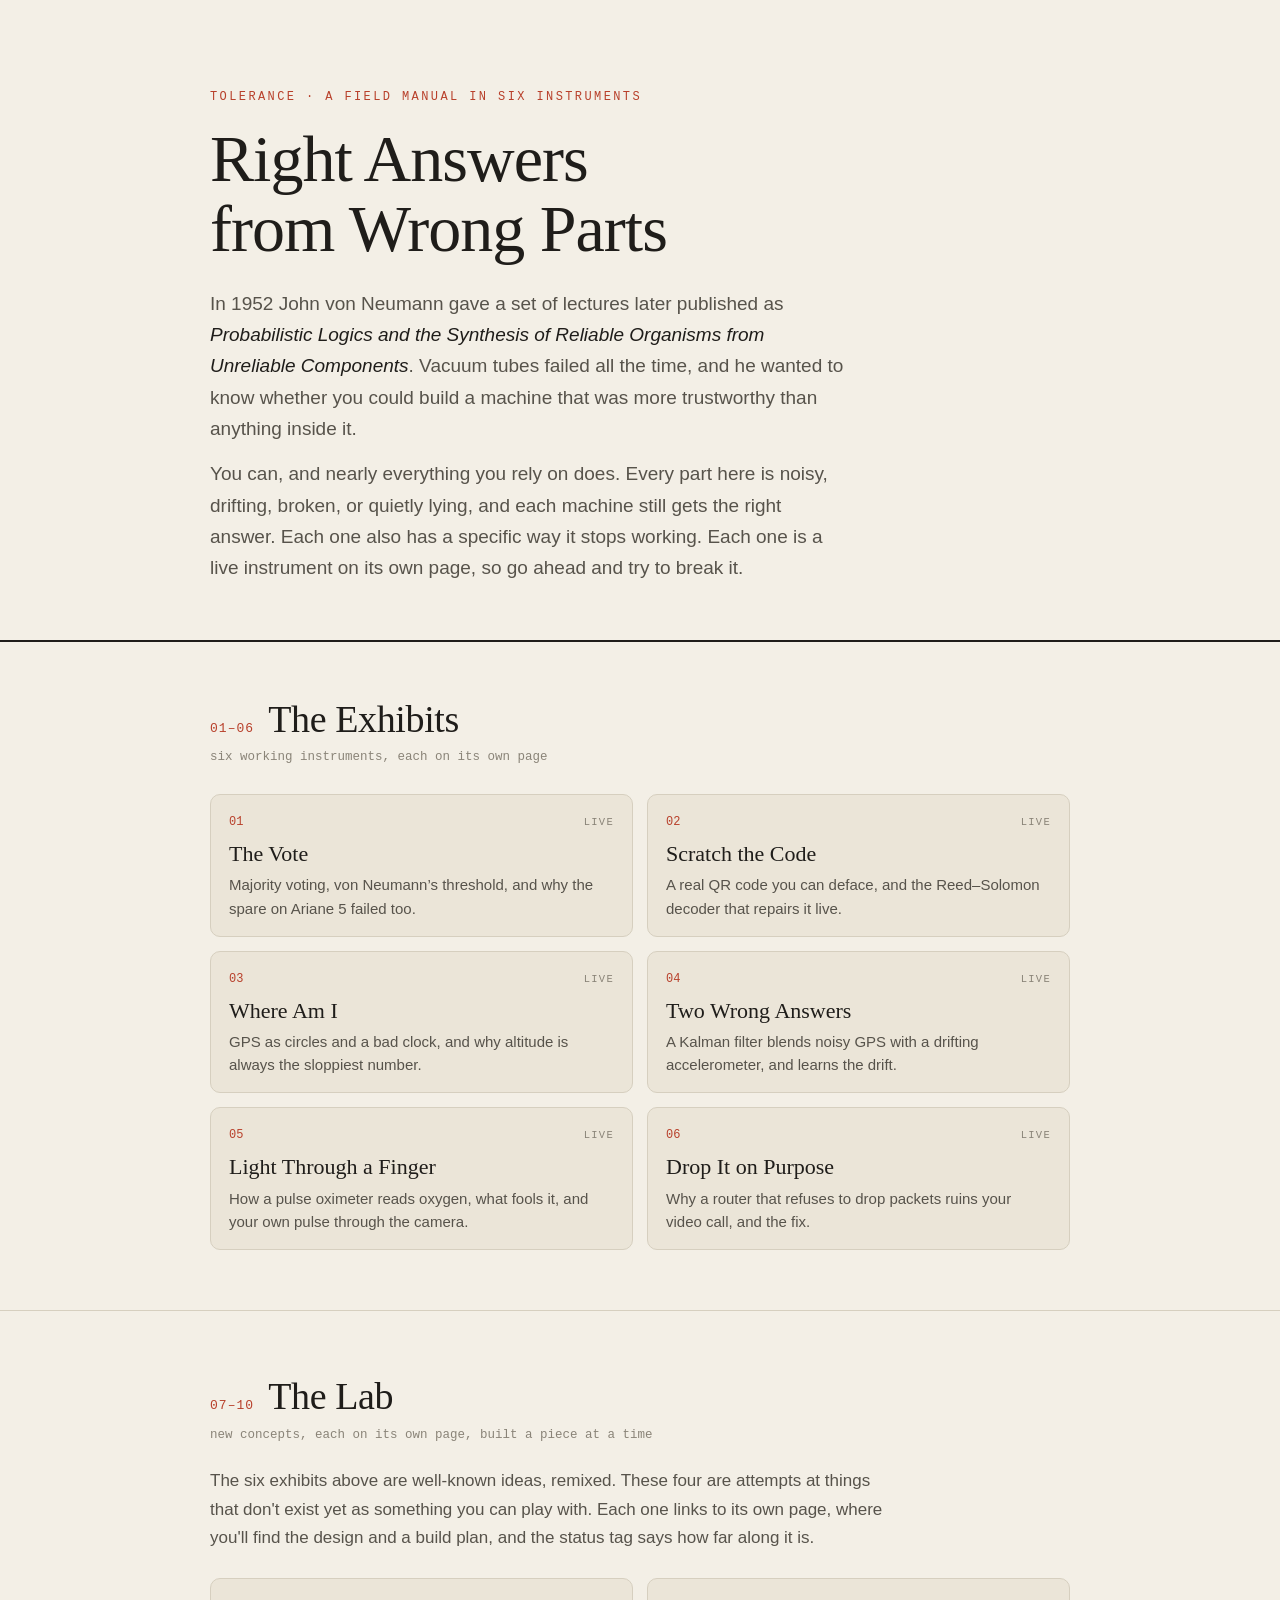
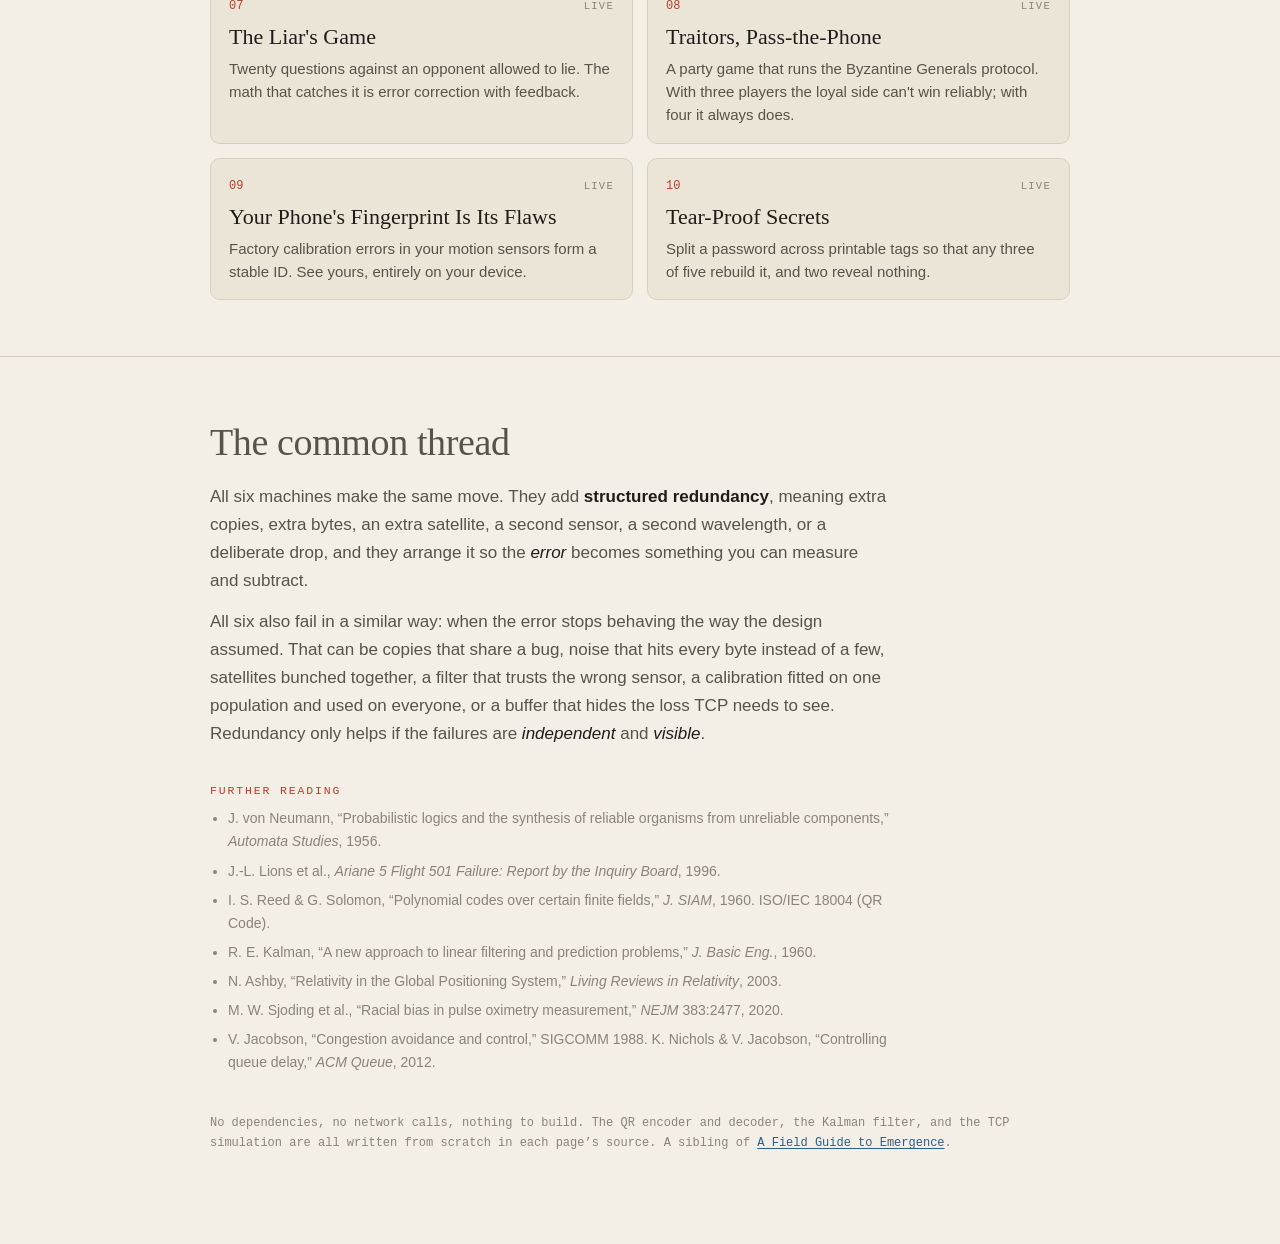
<file: index.html>
<!DOCTYPE html>
<html lang="en">
<head>
<meta charset="utf-8">
<meta name="viewport" content="width=device-width, initial-scale=1">
<title>Tolerance · Right Answers from Wrong Parts</title>
<meta name="description" content="Six working instruments that get the right answer out of noisy, broken, drifting, or lying parts: voting, Reed-Solomon, GPS, Kalman filters, pulse oximetry, and bufferbloat.">
<meta name="theme-color" content="#f3efe6" media="(prefers-color-scheme: light)">
<meta name="theme-color" content="#121418" media="(prefers-color-scheme: dark)">
<link rel="stylesheet" href="site.css">
<link rel="icon" href="data:image/svg+xml,%3Csvg xmlns='http://www.w3.org/2000/svg' viewBox='0 0 64 64'%3E%3Crect width='64' height='64' rx='12' fill='%230b0f14'/%3E%3Cpath d='M8 40 L18 40 L22 28 L27 50 L32 14 L37 44 L41 34 L56 34' fill='none' stroke='%236ee7a0' stroke-width='4' stroke-linejoin='round' stroke-linecap='round'/%3E%3C/svg%3E">
<meta property="og:type" content="website">
<meta property="og:title" content="Right Answers from Wrong Parts">
<meta property="og:description" content="Six working instruments that get the right answer out of noisy, broken, drifting, or lying parts.">
<meta property="og:url" content="https://jkastl.github.io/tolerance/">
</head>
<body>
<header>
  <div class="wrap">
    <div class="eyebrow">Tolerance · a field manual in six instruments</div>
    <h1>Right Answers from Wrong Parts</h1>
    <div class="lede">
      <p>In 1952 John von Neumann gave a set of lectures later published as
      <cite>Probabilistic Logics and the Synthesis of Reliable Organisms from Unreliable Components</cite>.
      Vacuum tubes failed all the time, and he wanted to know whether you could build a machine
      that was more trustworthy than anything inside it.</p>
      <p>You can, and nearly everything you rely on does. Every part here is noisy, drifting,
      broken, or quietly lying, and each machine still gets the right answer. Each one also has
      a specific way it stops working. Each one is a live instrument on its own page, so go ahead and try to break it.</p>
    </div>
  </div>
</header>

<main>
<section class="exhibits" id="exhibits">
  <div class="wrap">
    <div class="ex-head"><span class="ex-num">01–06</span><h2>The Exhibits</h2></div>
    <div class="ex-sub">six working instruments, each on its own page</div>
    <div class="lab-grid">
      <a class="lab-card" href="vote/"><div class="top"><span>01</span><span class="st">live</span></div>
        <h3>The Vote</h3><p>Majority voting, von Neumann’s threshold, and why the spare on Ariane 5 failed too.</p></a>
      <a class="lab-card" href="qr/"><div class="top"><span>02</span><span class="st">live</span></div>
        <h3>Scratch the Code</h3><p>A real QR code you can deface, and the Reed–Solomon decoder that repairs it live.</p></a>
      <a class="lab-card" href="gps/"><div class="top"><span>03</span><span class="st">live</span></div>
        <h3>Where Am I</h3><p>GPS as circles and a bad clock, and why altitude is always the sloppiest number.</p></a>
      <a class="lab-card" href="kalman/"><div class="top"><span>04</span><span class="st">live</span></div>
        <h3>Two Wrong Answers</h3><p>A Kalman filter blends noisy GPS with a drifting accelerometer, and learns the drift.</p></a>
      <a class="lab-card" href="pulse-ox/"><div class="top"><span>05</span><span class="st">live</span></div>
        <h3>Light Through a Finger</h3><p>How a pulse oximeter reads oxygen, what fools it, and your own pulse through the camera.</p></a>
      <a class="lab-card" href="bufferbloat/"><div class="top"><span>06</span><span class="st">live</span></div>
        <h3>Drop It on Purpose</h3><p>Why a router that refuses to drop packets ruins your video call, and the fix.</p></a>
    </div>
  </div>
</section>

<!-- ================================================================ lab -->
<section class="lab" id="lab">
  <div class="wrap">
    <div class="ex-head"><span class="ex-num">07–10</span><h2>The Lab</h2></div>
    <div class="ex-sub">new concepts, each on its own page, built a piece at a time</div>
    <div class="prose">
      <p>The six exhibits above are well-known ideas, remixed. These four are attempts at things
      that don't exist yet as something you can play with. Each one links to its own page, where you'll find the
      design and a build plan, and the status tag says how far along it is.</p>
    </div>
    <div class="lab-grid">
      <a class="lab-card" href="liar/"><div class="top"><span>07</span><span class="st">live</span></div>
        <h3>The Liar's Game</h3><p>Twenty questions against an opponent allowed to lie. The math that catches it is error correction with feedback.</p></a>
      <a class="lab-card" href="traitors/"><div class="top"><span>08</span><span class="st">live</span></div>
        <h3>Traitors, Pass-the-Phone</h3><p>A party game that runs the Byzantine Generals protocol. With three players the loyal side can't win reliably; with four it always does.</p></a>
      <a class="lab-card" href="fingerprint/"><div class="top"><span>09</span><span class="st">live</span></div>
        <h3>Your Phone's Fingerprint Is Its Flaws</h3><p>Factory calibration errors in your motion sensors form a stable ID. See yours, entirely on your device.</p></a>
      <a class="lab-card" href="tearproof/"><div class="top"><span>10</span><span class="st">live</span></div>
        <h3>Tear-Proof Secrets</h3><p>Split a password across printable tags so that any three of five rebuild it, and two reveal nothing.</p></a>
    </div>
  </div>
</section>
</main>

<footer>
  <div class="wrap">
    <h2>The common thread</h2>
    <div class="prose">
      <p>All six machines make the same move. They add <strong>structured redundancy</strong>, meaning extra
      copies, extra bytes, an extra satellite, a second sensor, a second wavelength, or a
      deliberate drop, and they arrange it so the <em>error</em> becomes something you can measure and
      subtract.</p>
      <p>All six also fail in a similar way: when the error stops behaving the way the design
      assumed. That can be copies that share a bug, noise that hits every byte instead of a few,
      satellites bunched together, a filter that trusts the wrong sensor, a calibration fitted on one
      population and used on everyone, or a buffer that hides the loss TCP needs to see. Redundancy
      only helps if the failures are <em>independent</em> and <em>visible</em>.</p>
    </div>
    <div class="refs">
      <h3>Further reading</h3>
      <ul>
        <li>J. von Neumann, “Probabilistic logics and the synthesis of reliable organisms from unreliable components,” <i>Automata Studies</i>, 1956.</li>
        <li>J.-L. Lions et al., <i>Ariane 5 Flight 501 Failure: Report by the Inquiry Board</i>, 1996.</li>
        <li>I. S. Reed &amp; G. Solomon, “Polynomial codes over certain finite fields,” <i>J. SIAM</i>, 1960. ISO/IEC 18004 (QR Code).</li>
        <li>R. E. Kalman, “A new approach to linear filtering and prediction problems,” <i>J. Basic Eng.</i>, 1960.</li>
        <li>N. Ashby, “Relativity in the Global Positioning System,” <i>Living Reviews in Relativity</i>, 2003.</li>
        <li>M. W. Sjoding et al., “Racial bias in pulse oximetry measurement,” <i>NEJM</i> 383:2477, 2020.</li>
        <li>V. Jacobson, “Congestion avoidance and control,” SIGCOMM 1988. K. Nichols &amp; V. Jacobson, “Controlling queue delay,” <i>ACM Queue</i>, 2012.</li>
      </ul>
    </div>
    <p class="colophon">No dependencies, no network calls, nothing to build. The QR encoder and decoder, the Kalman filter, and the TCP simulation are all written from scratch in each page’s source.
      A sibling of <a href="https://jkastl.github.io/emergence/">A Field Guide to Emergence</a>.</p>
  </div>
</footer>
</body>
</html>
</file>
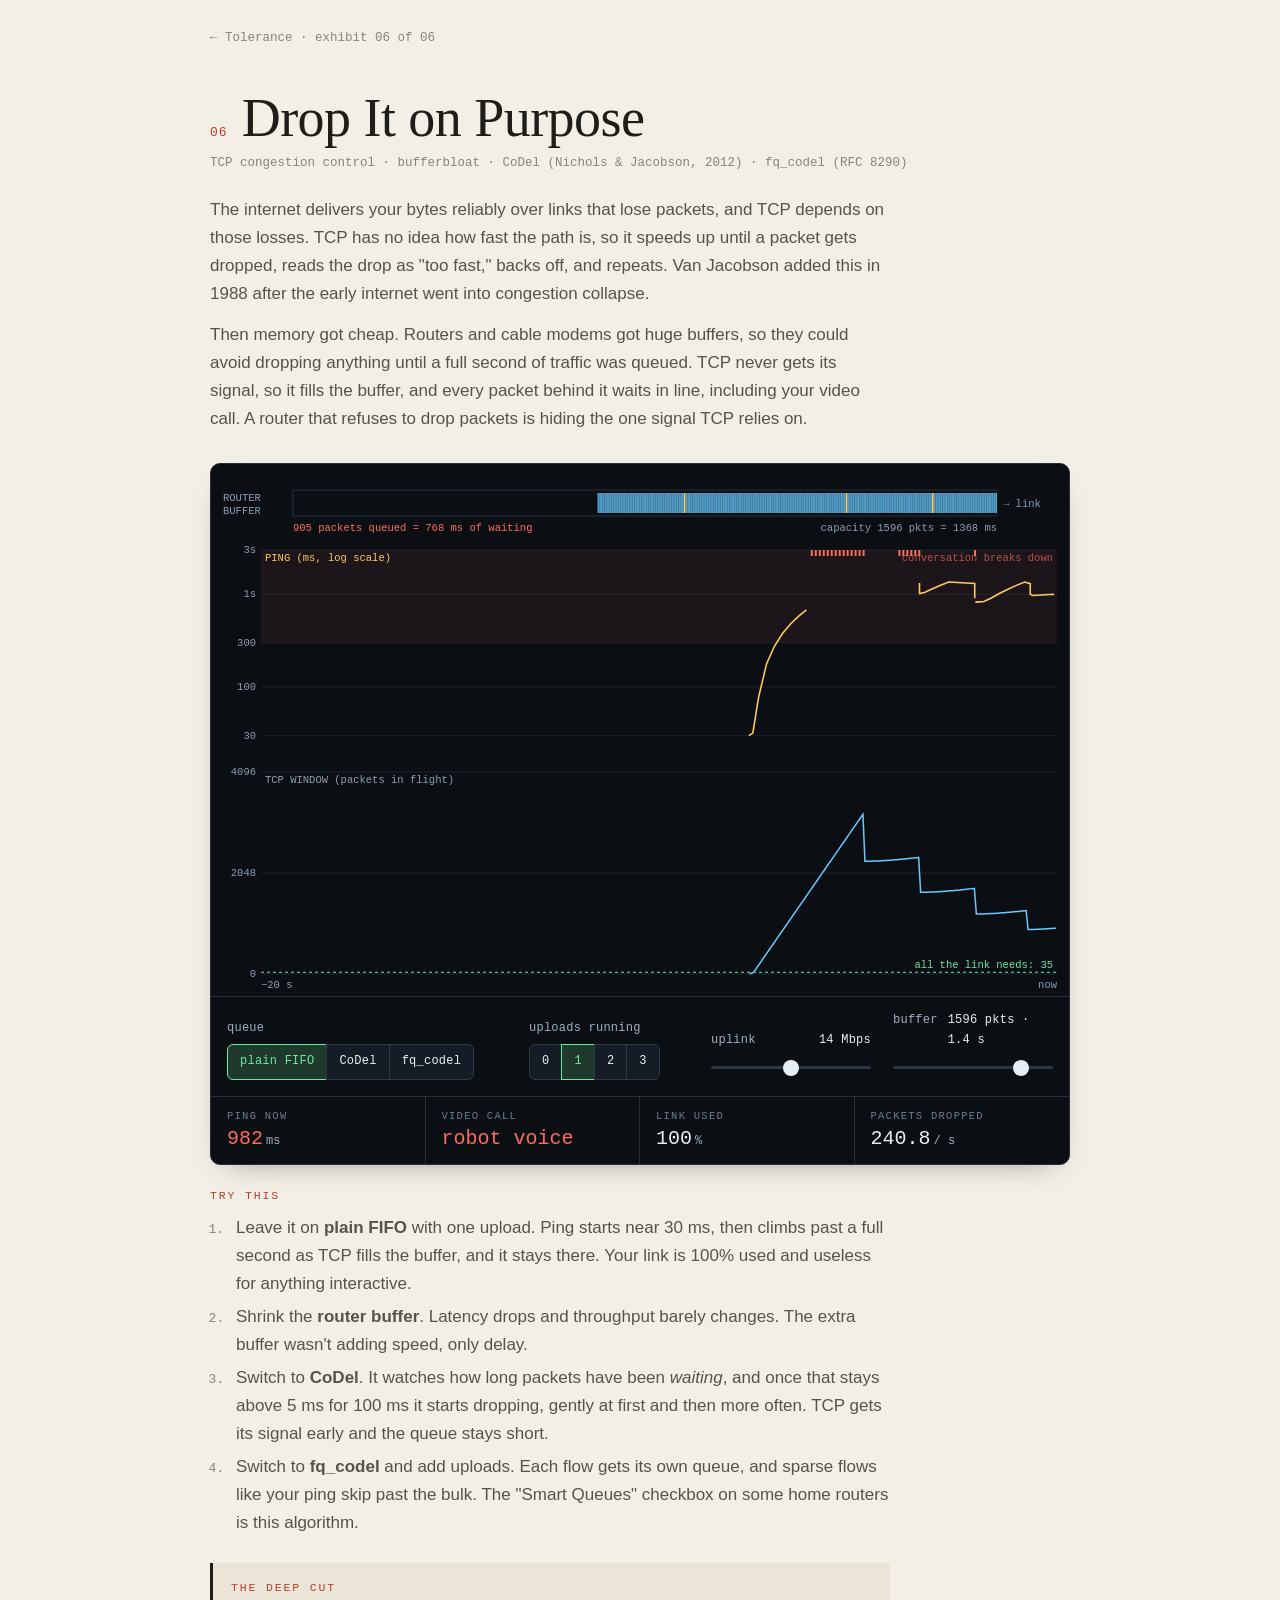
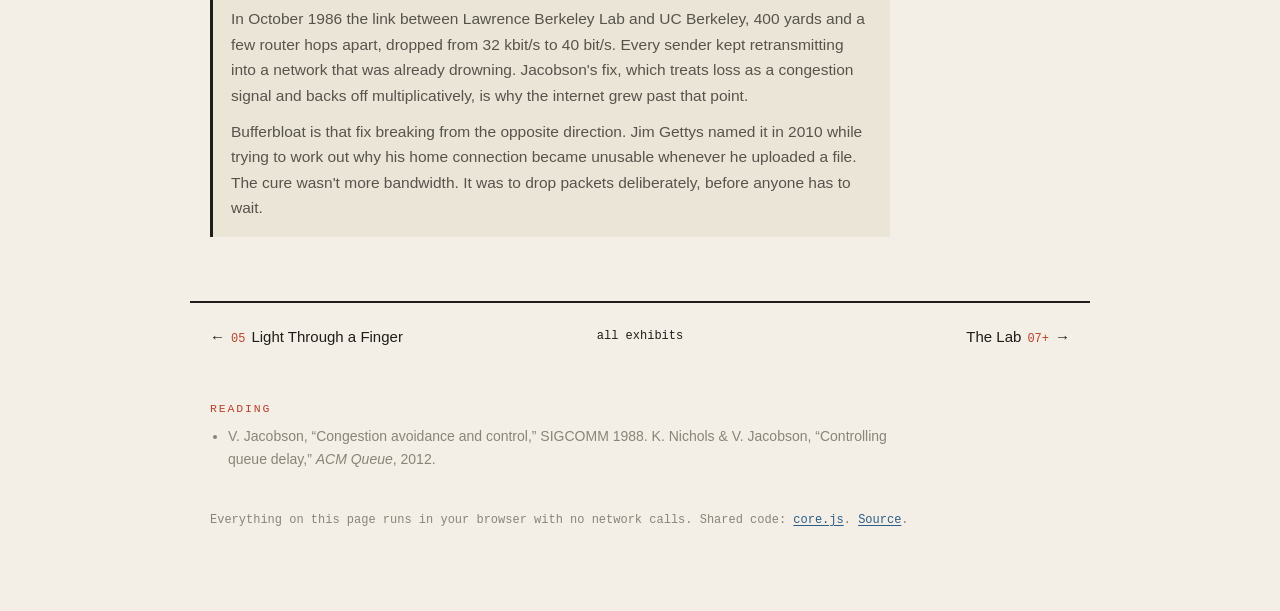
<file: bufferbloat/index.html>
<!DOCTYPE html>
<html lang="en">
<head>
<meta charset="utf-8">
<meta name="viewport" content="width=device-width, initial-scale=1">
<title>Drop It on Purpose · Tolerance</title>
<meta name="description" content="Why a router that refuses to drop packets ruins your video call, and the fix.">
<meta name="theme-color" content="#f3efe6" media="(prefers-color-scheme: light)">
<meta name="theme-color" content="#121418" media="(prefers-color-scheme: dark)">
<link rel="icon" href="data:image/svg+xml,%3Csvg xmlns='http://www.w3.org/2000/svg' viewBox='0 0 64 64'%3E%3Crect width='64' height='64' rx='12' fill='%230b0f14'/%3E%3Cpath d='M8 40 L18 40 L22 28 L27 50 L32 14 L37 44 L41 34 L56 34' fill='none' stroke='%236ee7a0' stroke-width='4' stroke-linejoin='round' stroke-linecap='round'/%3E%3C/svg%3E">
<meta property="og:type" content="website">
<meta property="og:title" content="Drop It on Purpose · Tolerance">
<meta property="og:description" content="Why a router that refuses to drop packets ruins your video call, and the fix.">
<meta property="og:url" content="https://jkastl.github.io/tolerance/bufferbloat/">
<link rel="stylesheet" href="../site.css">
</head>
<body class="solo">
<div class="wrap crumb"><a href="../">← Tolerance</a> · exhibit 06 of 06</div>
<main>
<section class="ex" id="bloat">
  <div class="wrap">
    <div class="ex-head"><span class="ex-num">06</span><h2>Drop It on Purpose</h2></div>
    <div class="ex-sub">TCP congestion control · bufferbloat · CoDel (Nichols &amp; Jacobson, 2012) · fq_codel (RFC 8290)</div>
    <div class="prose">
      <p>The internet delivers your bytes reliably over links that lose packets, and TCP depends on those
      losses. TCP has no idea how fast the path is, so it speeds up until a packet gets
      dropped, reads the drop as "too fast," backs off, and repeats. Van Jacobson added this in 1988
      after the early internet went into congestion collapse.</p>
      <p>Then memory got cheap. Routers and cable modems got huge buffers, so they could avoid dropping anything
      until a full second of traffic was queued. TCP never gets its signal, so it fills the buffer, and every
      packet behind it waits in line, including your video call. A router that refuses to drop
      packets is hiding the one signal TCP relies on.</p>
    </div>
    <div class="panel">
      <div class="screen"><canvas id="bb-cv" aria-label="Bottleneck queue, ping latency, and TCP window over time"></canvas></div>
      <div class="controls">
        <div class="ctl" style="flex-basis:270px"><label>queue</label>
          <div class="seg" id="bb-aqm">
            <input type="radio" name="bq" id="bq-fifo" value="fifo" checked><label for="bq-fifo">plain FIFO</label>
            <input type="radio" name="bq" id="bq-codel" value="codel"><label for="bq-codel">CoDel</label>
            <input type="radio" name="bq" id="bq-fq" value="fq"><label for="bq-fq">fq_codel</label>
          </div></div>
        <div class="ctl"><label>uploads running</label>
          <div class="seg" id="bb-n">
            <input type="radio" name="bn" id="bn0" value="0"><label for="bn0">0</label>
            <input type="radio" name="bn" id="bn1" value="1" checked><label for="bn1">1</label>
            <input type="radio" name="bn" id="bn2" value="2"><label for="bn2">2</label>
            <input type="radio" name="bn" id="bn3" value="3"><label for="bn3">3</label>
          </div></div>
        <div class="ctl"><label for="bb-rate">uplink <b id="bb-rate-v"></b></label>
          <input type="range" id="bb-rate" min="0" max="1" step="0.01" value="0.5"></div>
        <div class="ctl"><label for="bb-buf">buffer <b id="bb-buf-v"></b></label>
          <input type="range" id="bb-buf" min="0" max="1" step="0.01" value="0.83"></div>
      </div>
      <div class="readouts">
        <div class="ro"><div class="k">ping now</div><div class="v" id="bb-ping">—</div></div>
        <div class="ro"><div class="k">video call</div><div class="v" id="bb-call">—</div></div>
        <div class="ro"><div class="k">link used</div><div class="v" id="bb-util">—</div></div>
        <div class="ro"><div class="k">packets dropped</div><div class="v" id="bb-drop">—</div></div>
      </div>
    </div>
    <div class="try">
      <h3>Try this</h3>
      <ol>
        <li>Leave it on <b>plain FIFO</b> with one upload. Ping starts near 30&nbsp;ms, then climbs past a full second as TCP fills the buffer, and it stays there. Your link is 100% used and useless for anything interactive.</li>
        <li>Shrink the <b>router buffer</b>. Latency drops and throughput barely changes. The extra buffer wasn't adding speed, only delay.</li>
        <li>Switch to <b>CoDel</b>. It watches how long packets have been <em>waiting</em>, and once that stays above 5&nbsp;ms for 100&nbsp;ms it starts dropping, gently at first and then more often. TCP gets its signal early and the queue stays short.</li>
        <li>Switch to <b>fq_codel</b> and add uploads. Each flow gets its own queue, and sparse flows like your ping skip past the bulk. The "Smart Queues" checkbox on some home routers is this algorithm.</li>
      </ol>
    </div>
    <div class="deep">
      <h3>The deep cut</h3>
      <p>In October 1986 the link between Lawrence Berkeley Lab and UC Berkeley, 400 yards and a few
      router hops apart, dropped from 32&nbsp;kbit/s to 40&nbsp;bit/s. Every sender kept
      retransmitting into a network that was already drowning. Jacobson's fix, which treats loss as a
      congestion signal and backs off multiplicatively, is why the internet grew past that point.</p>
      <p>Bufferbloat is that fix breaking from the opposite direction. Jim Gettys named it in 2010
      while trying to work out why his home connection became unusable whenever he uploaded a file. The cure
      wasn't more bandwidth. It was to drop packets deliberately, before anyone has to wait.</p>
    </div>
  </div>
</section>
</main>
<nav class="pager wrap" aria-label="Exhibits"><a class="prev" href="../pulse-ox/">←<span class="n">05</span>Light Through a Finger</a><a class="home" href="../">all exhibits</a><a class="next" href="../#lab">The Lab<span class="n">07+</span>→</a></nav>
<footer class="page-foot">
  <div class="wrap">
    <div class="refs">
      <h3>Reading</h3>
      <ul>
        <li>V. Jacobson, “Congestion avoidance and control,” SIGCOMM 1988. K. Nichols &amp; V. Jacobson, “Controlling queue delay,” <i>ACM Queue</i>, 2012.</li>
      </ul>
    </div>
    <p class="colophon">Everything on this page runs in your browser with no network calls. Shared code: <a href="../core.js">core.js</a>. <a href="https://github.com/jkastl/tolerance">Source</a>.</p>
  </div>
</footer>
<script src="../core.js"></script>
<script>
"use strict";
/* ================================================================
   06 · DROP IT ON PURPOSE — TCP Reno through a bottleneck queue
   ================================================================ */
(() => {
  const cv = $('#bb-cv');
  const aqmSeg = $('#bb-aqm'), nSeg = $('#bb-n'), rateIn = $('#bb-rate'), bufIn = $('#bb-buf');
  const ONE_WAY = 15;                  // ms each direction, so 30 ms base RTT
  const PING_EVERY = 100, PING_SIZE = 0.05;
  const TARGET = 5, INTERVAL = 100;    // CoDel constants, ms
  const HIST_MS = 20000;
  let R;
  const rateOf = v => Math.round(Math.pow(10, lerp(Math.log10(2), Math.log10(100), v)));    // Mbps
  const bufOf = v => Math.round(Math.pow(10, lerp(Math.log10(16), Math.log10(4096), v)));   // packets
  let mbps = rateOf(+rateIn.value), bufPkts = bufOf(+bufIn.value);
  let aqm = radioValue(aqmSeg), nFlows = +radioValue(nSeg);
  const pktPerMs = () => mbps / 12;    // 1500-byte packets

  let qSize = 0;
  const take = q => { const p = q.pkts.shift(); if (p) qSize -= p.size; return p; };
  let now, flows, toQueue, acks, losses, queues, credit, nextPing, pingLog, cwndLog, qLog, drops, served, dropLog;
  function newFlow(id) { return { id, cwnd: 2, ssthresh: 1e9, inflight: 0, recUntil: 0, srtt: 30, wMax: 0, epoch: 0, K: 0 }; }
  function newCodel() { return { firstAbove: 0, dropping: false, dropNext: 0, count: 0, lastCount: 0 }; }
  function reset() {
    now = 0; flows = []; for (let i = 0; i < 3; i++) flows.push(newFlow(i));
    toQueue = []; acks = []; losses = [];
    queues = { shared: { pkts: [], codel: newCodel() }, per: [0, 1, 2, 'ping'].map(() => ({ pkts: [], codel: newCodel() })) };
    qSize = 0; credit = 0; nextPing = 0; pingLog = []; cwndLog = []; qLog = []; drops = 0; served = []; dropLog = [];
  }
  const qIndex = f => f === 'ping' ? 3 : f;
  function totalQueued() {
    if (aqm !== 'fq') return queues.shared.pkts.length;
    return queues.per.reduce((s, q) => s + q.pkts.length, 0);
  }
  function queueDelayEstimate() { return Math.max(0, qSize) / pktPerMs(); }
  function dropPkt(p) {
    drops++; dropLog.push(now);
    if (p.f === 'ping') { pingLog.push({ t: now, rtt: null }); return; }
    losses.push({ t: now + ONE_WAY + queueDelayEstimate() + ONE_WAY, f: p.f });
  }
  function enqueue(p) {
    if (totalQueued() >= bufPkts) { dropPkt(p); return; }
    p.enq = now; qSize += p.size;
    (aqm === 'fq' ? queues.per[qIndex(p.f)] : queues.shared).pkts.push(p);
  }
  // CoDel dequeue (Nichols & Jacobson, simplified but faithful to the control law)
  function codelDequeue(q) {
    const c = q.codel;
    const okToDrop = p => {
      if (!p) { c.firstAbove = 0; return false; }
      const soj = now - p.enq;
      if (soj < TARGET || q.pkts.length <= 1) { c.firstAbove = 0; return false; }
      if (!c.firstAbove) { c.firstAbove = now + INTERVAL; return false; }
      return now >= c.firstAbove;
    };
    let p = take(q);
    let drop = okToDrop(p);
    if (c.dropping) {
      if (!drop) c.dropping = false;
      else {
        while (now >= c.dropNext && c.dropping) {
          dropPkt(p); c.count++;
          p = take(q); drop = okToDrop(p);
          if (!drop) c.dropping = false;
          else c.dropNext += INTERVAL / Math.sqrt(c.count);
        }
      }
    } else if (drop) {
      dropPkt(p);
      p = take(q); okToDrop(p);
      c.dropping = true;
      const delta = c.count - c.lastCount;
      c.count = (delta > 1 && now - c.dropNext < 16 * INTERVAL) ? delta : 1;
      c.dropNext = now + INTERVAL / Math.sqrt(c.count);
      c.lastCount = c.count;
    }
    return p || null;
  }
  let rr = 0;
  function dequeue() {
    if (aqm === 'fifo') return take(queues.shared) || null;
    if (aqm === 'codel') return codelDequeue(queues.shared);
    // fq_codel: sparse (ping) queue first, then round-robin over bulk flows
    const ping = queues.per[3];
    if (ping.pkts.length) return codelDequeue(ping);
    for (let k = 0; k < 3; k++) {
      const i = (rr + k) % 3;
      if (queues.per[i].pkts.length) { rr = (i + 1) % 3; const p = codelDequeue(queues.per[i]); if (p) return p; }
    }
    return null;
  }

  function stepMs() {
    now++;
    // arrivals at the bottleneck
    while (toQueue.length && toQueue[0].t <= now) enqueue(toQueue.shift().p);
    // link service
    credit += pktPerMs();
    let sentThisMs = 0;
    while (credit > 0) {
      const p = dequeue();
      if (!p) { credit = Math.min(credit, pktPerMs()); break; }
      credit -= p.size; sentThisMs += p.size;
      acks.push({ t: now + ONE_WAY, p });
    }
    served.push(sentThisMs); if (served.length > 2000) served.shift();
    // ACKs and loss signals back at the sender
    while (acks.length && acks[0].t <= now) {
      const { p } = acks.shift();
      if (p.f === 'ping') { pingLog.push({ t: now, rtt: now - p.sent }); continue; }
      const fl = flows[p.f]; fl.inflight--;
      fl.srtt = 0.9 * fl.srtt + 0.1 * (now - p.sent);
      if (fl.cwnd < fl.ssthresh) fl.cwnd += 1;
      else {
        // CUBIC: grow toward W(t) = C(t − K)³ + Wmax, the default in Linux, macOS and Windows
        const tt = (now - fl.epoch) / 1000;
        const target = 0.4 * Math.pow(tt - fl.K, 3) + fl.wMax;
        fl.cwnd += target > fl.cwnd ? Math.min(1, (target - fl.cwnd) / fl.cwnd) : 0.01 / fl.cwnd;
        fl.cwnd = Math.max(fl.cwnd, 2);
      }
      fl.cwnd = Math.min(fl.cwnd, 20000);
    }
    losses.sort((a, b) => a.t - b.t);
    while (losses.length && losses[0].t <= now) {
      const { f } = losses.shift(); const fl = flows[f];
      fl.inflight--;
      if (now >= fl.recUntil) {
        fl.wMax = fl.cwnd; fl.cwnd = Math.max(2, fl.cwnd * 0.7); fl.ssthresh = fl.cwnd;
        fl.epoch = now; fl.K = Math.cbrt(fl.wMax * 0.3 / 0.4);
        fl.recUntil = now + fl.srtt;
      }
    }
    // senders
    for (let i = 0; i < 3; i++) {
      const fl = flows[i];
      if (i >= nFlows) { if (fl.inflight <= 0) Object.assign(fl, newFlow(i)); continue; }
      let burst = 0;
      while (fl.inflight < Math.floor(fl.cwnd) && burst++ < 64) {
        fl.inflight++;
        toQueue.push({ t: now + ONE_WAY, p: { f: i, sent: now, size: 1 } });
      }
    }
    if (now >= nextPing) {
      nextPing = now + PING_EVERY;
      toQueue.push({ t: now + ONE_WAY, p: { f: 'ping', sent: now, size: PING_SIZE } });
    }
    if (now % 50 === 0) {
      cwndLog.push({ t: now, w: flows.map((f, i) => i < nFlows ? f.cwnd : null) });
      qLog.push({ t: now, q: queueDelayEstimate() });
    }
    const cut = now - HIST_MS;
    while (pingLog.length && pingLog[0].t < cut) pingLog.shift();
    while (cwndLog.length && cwndLog[0].t < cut) cwndLog.shift();
    while (qLog.length && qLog[0].t < cut) qLog.shift();
    while (dropLog.length && dropLog[0] < now - 5000) dropLog.shift();
  }

  const FLOW_COL = [COL.ir, COL.violet, '#ff9ecf'];
  function draw() {
    const { ctx, w, h } = R;
    ctx.fillStyle = COL.bg; ctx.fillRect(0, 0, w, h);
    const pad = 12;
    // ---- the pipe: queue fill ----
    const pipeY = 26, pipeH = 26, pipeX = pad + 70, pipeW = w - pipeX - pad - 60;
    ctx.font = font(10.5); ctx.fillStyle = COL.text; ctx.textAlign = 'left';
    ctx.fillText('ROUTER', pad, pipeY + 11); ctx.fillText('BUFFER', pad, pipeY + 24);
    ctx.strokeStyle = COL.grid2; ctx.lineWidth = 1; ctx.strokeRect(pipeX, pipeY, pipeW, pipeH);
    const all = aqm === 'fq' ? queues.per : [queues.shared];
    const qTotal = totalQueued();
    const cells = Math.min(bufPkts, 400), perCell = bufPkts / cells, cw = pipeW / cells;
    // draw oldest at the right (the link end)
    let pk = [];
    for (const q of all) pk = pk.concat(q.pkts);
    pk.sort((a, b) => a.enq - b.enq);
    for (let c = 0; c < cells; c++) {
      const idx = Math.floor(c * perCell);
      if (idx >= pk.length) break;
      const p = pk[idx];
      ctx.fillStyle = p.f === 'ping' ? COL.caution : FLOW_COL[p.f];
      ctx.globalAlpha = p.f === 'ping' ? 1 : 0.75;
      ctx.fillRect(pipeX + pipeW - (c + 1) * cw, pipeY + 3, Math.max(1, cw - (cw > 3 ? 1 : 0)), pipeH - 6);
    }
    ctx.globalAlpha = 1;
    ctx.fillStyle = COL.text; ctx.textAlign = 'left';
    ctx.fillText('→ link', pipeX + pipeW + 6, pipeY + 17);
    const qd = queueDelayEstimate();
    ctx.fillStyle = qd > 100 ? COL.fault : qd > 20 ? COL.caution : COL.sig;
    ctx.fillText(`${qTotal} packets queued = ${qd < 1000 ? qd.toFixed(0) + ' ms' : (qd / 1000).toFixed(2) + ' s'} of waiting`, pipeX, pipeY + pipeH + 15);
    const narrow = w < 560;
    ctx.fillStyle = COL.text; ctx.textAlign = narrow ? 'left' : 'right';
    ctx.fillText(`capacity ${bufPkts} pkts = ${(bufPkts / pktPerMs()).toFixed(0)} ms`, narrow ? pipeX : pipeX + pipeW, pipeY + pipeH + (narrow ? 30 : 15));

    // ---- charts ----
    const cTop = pipeY + pipeH + (narrow ? 50 : 34), cH = (h - cTop - 20 - 22) / 2;
    const plotX = pad + 38, plotW = w - plotX - pad;
    const X = t => plotX + (1 - (now - t) / HIST_MS) * plotW;
    // ping chart (log y: 20 ms .. 3 s)
    const lo = Math.log10(20), hi = Math.log10(3000);
    const Yp = ms => cTop + cH - (Math.log10(clamp(ms, 20, 3000)) - lo) / (hi - lo) * cH;
    ctx.strokeStyle = COL.grid; ctx.lineWidth = 1; ctx.fillStyle = COL.text; ctx.textAlign = 'right';
    for (const v of [30, 100, 300, 1000, 3000]) {
      ctx.beginPath(); ctx.moveTo(plotX, Yp(v)); ctx.lineTo(plotX + plotW, Yp(v)); ctx.stroke();
      ctx.fillText(v >= 1000 ? v / 1000 + 's' : v, plotX - 5, Yp(v) + 3);
    }
    ctx.fillStyle = 'rgba(255,107,91,.07)'; ctx.fillRect(plotX, cTop, plotW, Yp(300) - cTop);
    ctx.textAlign = 'left'; ctx.fillStyle = COL.caution; ctx.fillText('PING (ms, log scale)', plotX + 4, cTop + 11);
    ctx.fillStyle = 'rgba(255,107,91,.7)'; ctx.textAlign = 'right'; ctx.fillText(narrow ? 'unusable' : 'conversation breaks down', plotX + plotW - 4, cTop + 11);
    ctx.strokeStyle = COL.caution; ctx.lineWidth = 1.6; ctx.beginPath();
    let started = false;
    for (const s of pingLog) {
      if (s.rtt == null) { ctx.save(); ctx.fillStyle = COL.fault; ctx.fillRect(X(s.t) - 1, cTop, 2, 6); ctx.restore(); started = false; continue; }
      const x = X(s.t), y = Yp(s.rtt);
      started ? ctx.lineTo(x, y) : ctx.moveTo(x, y); started = true;
    }
    ctx.stroke();
    // cwnd chart
    const c2 = cTop + cH + 20;
    let maxW = 10; for (const s of cwndLog) for (const v of s.w) if (v != null && v > maxW) maxW = v;
    maxW = Math.pow(2, Math.ceil(Math.log2(maxW)));
    const Yw = v => c2 + cH - v / maxW * cH;
    ctx.strokeStyle = COL.grid; ctx.lineWidth = 1; ctx.fillStyle = COL.text; ctx.textAlign = 'right';
    for (const f of [0, 0.5, 1]) { ctx.beginPath(); ctx.moveTo(plotX, Yw(maxW * f)); ctx.lineTo(plotX + plotW, Yw(maxW * f)); ctx.stroke(); ctx.fillText(Math.round(maxW * f), plotX - 5, Yw(maxW * f) + 3); }
    // what the pipe actually needs: bandwidth × base RTT
    const bdp = pktPerMs() * 2 * ONE_WAY;
    if (bdp < maxW) {
      ctx.setLineDash([3, 3]); ctx.strokeStyle = COL.sig; ctx.beginPath(); ctx.moveTo(plotX, Yw(bdp)); ctx.lineTo(plotX + plotW, Yw(bdp)); ctx.stroke(); ctx.setLineDash([]);
      ctx.fillStyle = COL.sig; ctx.textAlign = 'right'; ctx.fillText(`all the link needs: ${Math.round(bdp)}`, plotX + plotW - 4, Yw(bdp) - 4);
    }
    ctx.textAlign = 'left'; ctx.fillStyle = COL.text; ctx.fillText('TCP WINDOW (packets in flight)', plotX + 4, c2 + 11);
    for (let i = 0; i < 3; i++) {
      ctx.strokeStyle = FLOW_COL[i]; ctx.lineWidth = 1.5; ctx.beginPath();
      let s0 = false;
      for (const s of cwndLog) {
        const v = s.w[i]; if (v == null) { s0 = false; continue; }
        const x = X(s.t), y = Yw(v); s0 ? ctx.lineTo(x, y) : ctx.moveTo(x, y); s0 = true;
      }
      ctx.stroke();
    }
    ctx.fillStyle = COL.text; ctx.textAlign = 'right'; ctx.fillText('now', plotX + plotW, h - 8);
    ctx.textAlign = 'left'; ctx.fillText('−20 s', plotX, h - 8);
  }

  let roTimer = 0;
  function updateText() {
    $('#bb-rate-v').textContent = mbps + ' Mbps';
    const ms = bufPkts / pktPerMs();
    $('#bb-buf-v').textContent = `${bufPkts} pkts · ${ms < 1000 ? ms.toFixed(0) + ' ms' : (ms / 1000).toFixed(1) + ' s'}`;
  }
  function updateReadouts() {
    const recent = pingLog.filter(s => s.rtt != null).slice(-5);
    const p = recent.length ? recent.reduce((s, v) => s + v.rtt, 0) / recent.length : null;
    $('#bb-ping').innerHTML = p == null ? '—' : `<span class="${p > 300 ? 'bad' : p > 100 ? 'meh' : 'ok'}">${p < 1000 ? p.toFixed(0) : (p / 1000).toFixed(2)}</span><small>${p < 1000 ? 'ms' : 's'}</small>`;
    $('#bb-call').innerHTML = p == null ? '—' : p < 100 ? '<span class="ok">fine</span>' : p < 300 ? '<span class="meh">laggy</span>' : '<span class="bad">robot voice</span>';
    const s = served.slice(-2000); const util = s.length ? s.reduce((a, b) => a + b, 0) / s.length / pktPerMs() : 0;
    $('#bb-util').innerHTML = `${Math.round(Math.min(1, util) * 100)}<small>%</small>`;
    $('#bb-drop').innerHTML = `${(dropLog.length / 5).toFixed(1)}<small>/ s</small>`;
  }

  aqmSeg.addEventListener('change', () => {
    const old = aqm; aqm = radioValue(aqmSeg);
    // move queued packets between the shared and per-flow queues
    let pk = [];
    if (old === 'fq') { for (const q of queues.per) { pk = pk.concat(q.pkts); q.pkts = []; q.codel = newCodel(); } }
    else { pk = queues.shared.pkts; queues.shared.pkts = []; queues.shared.codel = newCodel(); }
    pk.sort((a, b) => a.enq - b.enq);
    for (const p of pk) (aqm === 'fq' ? queues.per[qIndex(p.f)] : queues.shared).pkts.push(p);
  });
  nSeg.addEventListener('change', () => { nFlows = +radioValue(nSeg); });
  rateIn.addEventListener('input', () => { mbps = rateOf(+rateIn.value); updateText(); });
  bufIn.addEventListener('input', () => { bufPkts = bufOf(+bufIn.value); updateText(); });

  const ex = register($('#bloat'), {
    resize() { R = fit(cv, window.innerWidth <= 640 ? 1.0 : 0.62, 360, 560); draw(); },
    tick(dt) {
      const n = Math.round(dt * 1000);
      for (let i = 0; i < n; i++) stepMs();
      roTimer += dt;
      if (roTimer > 0.25) { roTimer = 0; updateReadouts(); }
      draw();
    },
  });
  reset(); updateText();
  // warm up a few seconds so the charts have history on first view
  for (let i = 0; i < 6000; i++) stepMs();
  ex.resize(); updateReadouts();
  io.observe(ex.el);
})();
</script>
</body>
</html>
</file>
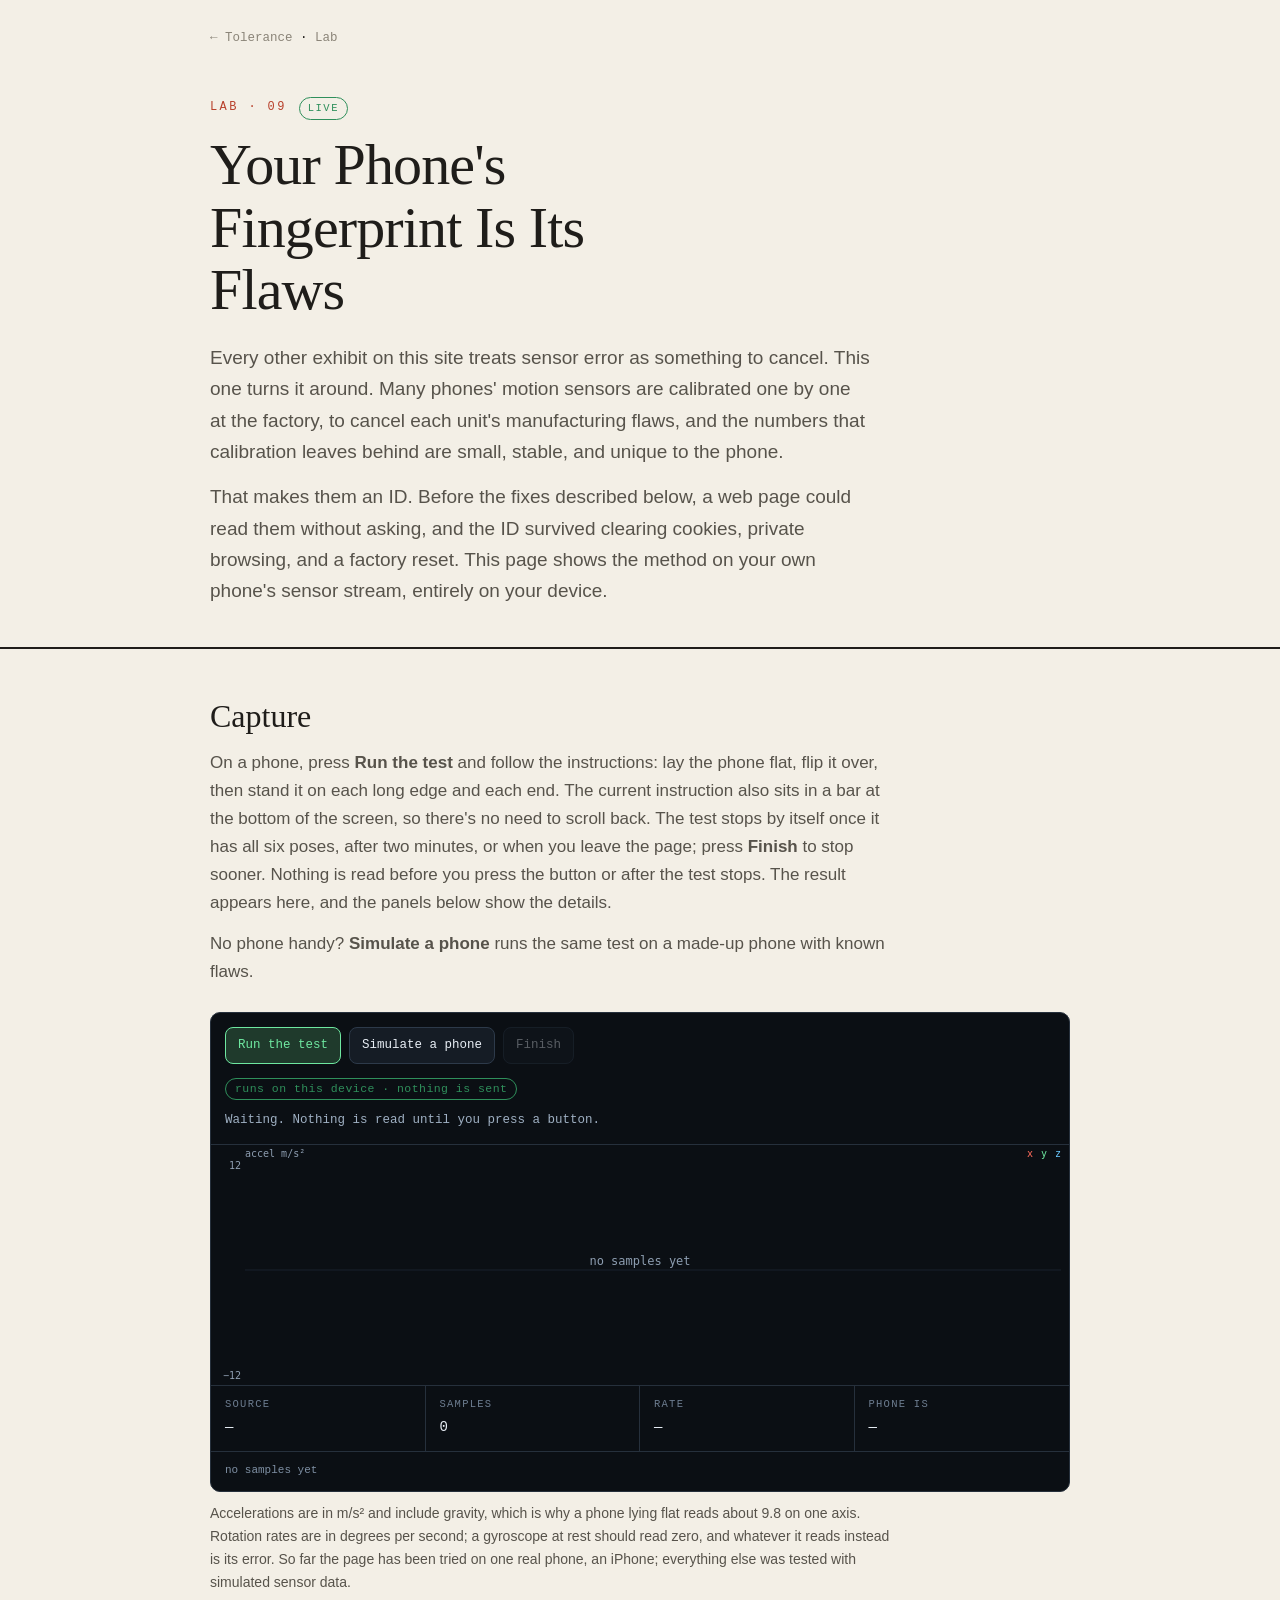
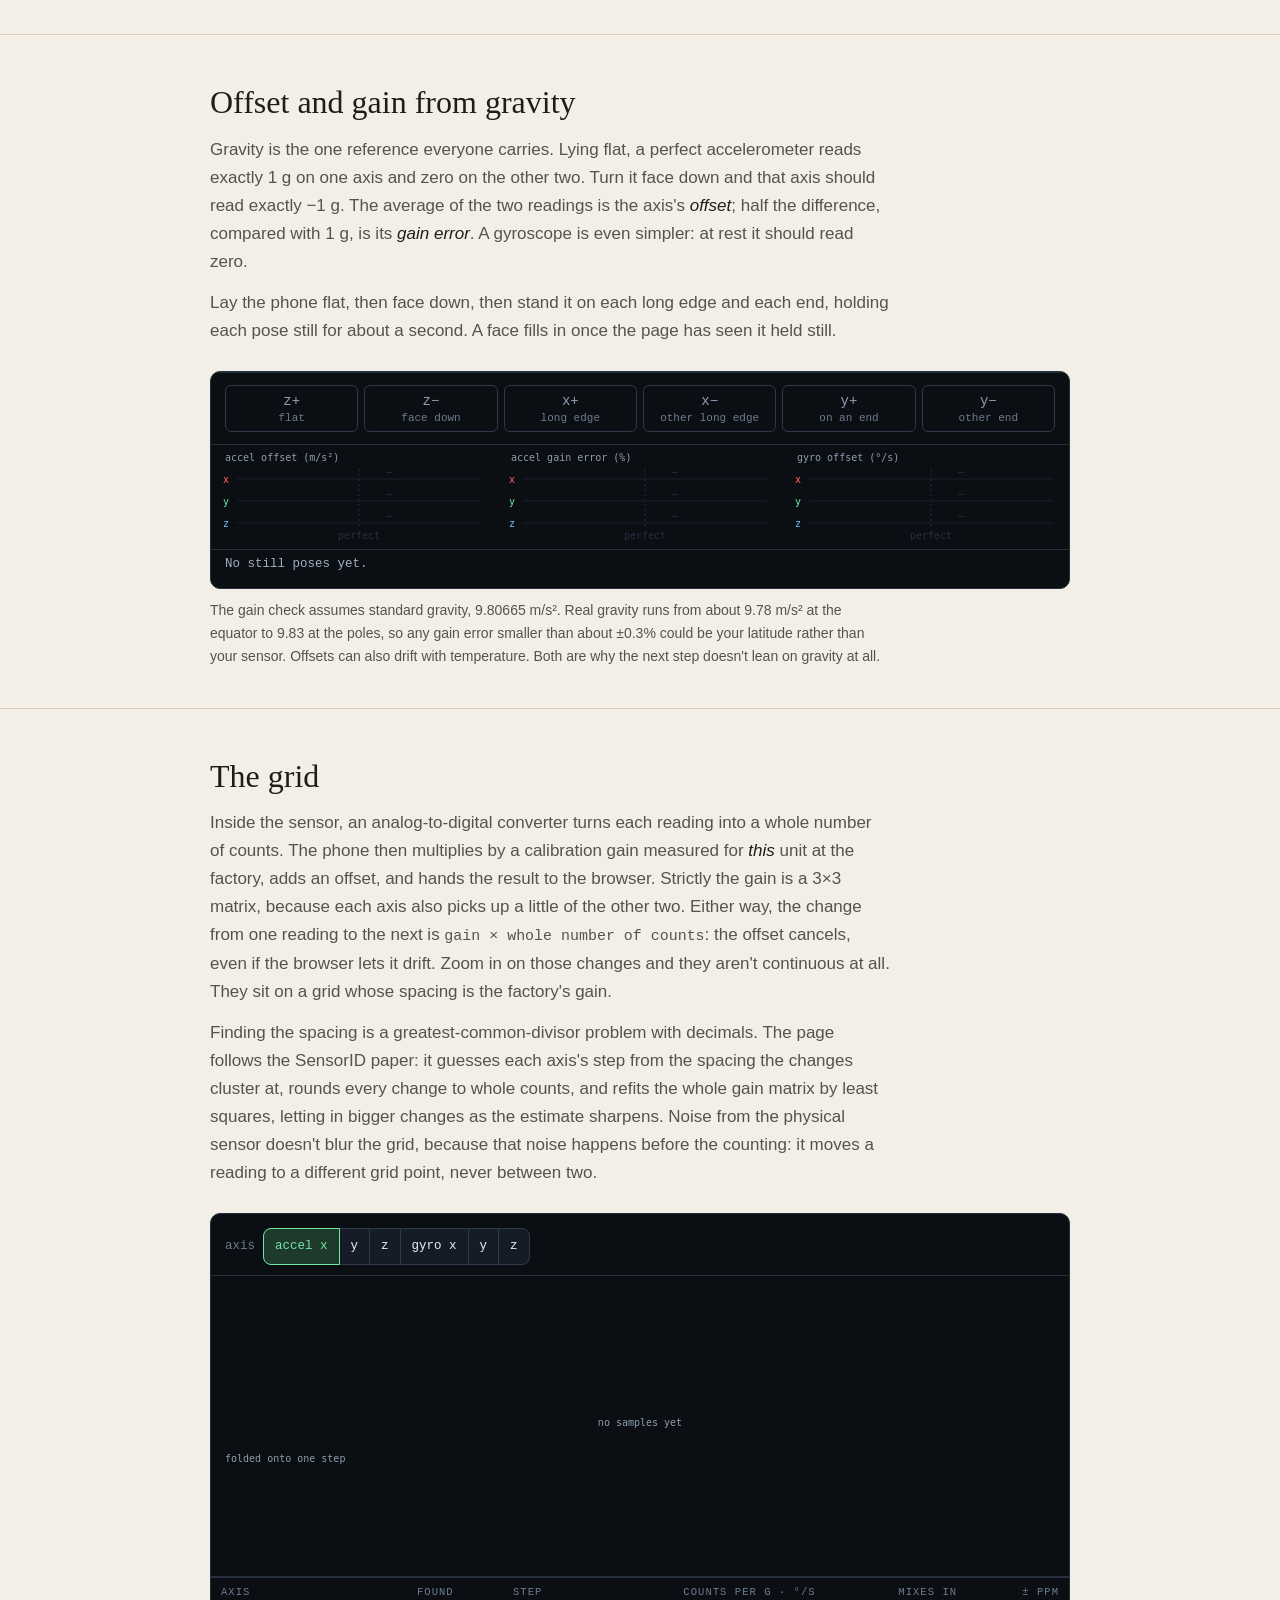
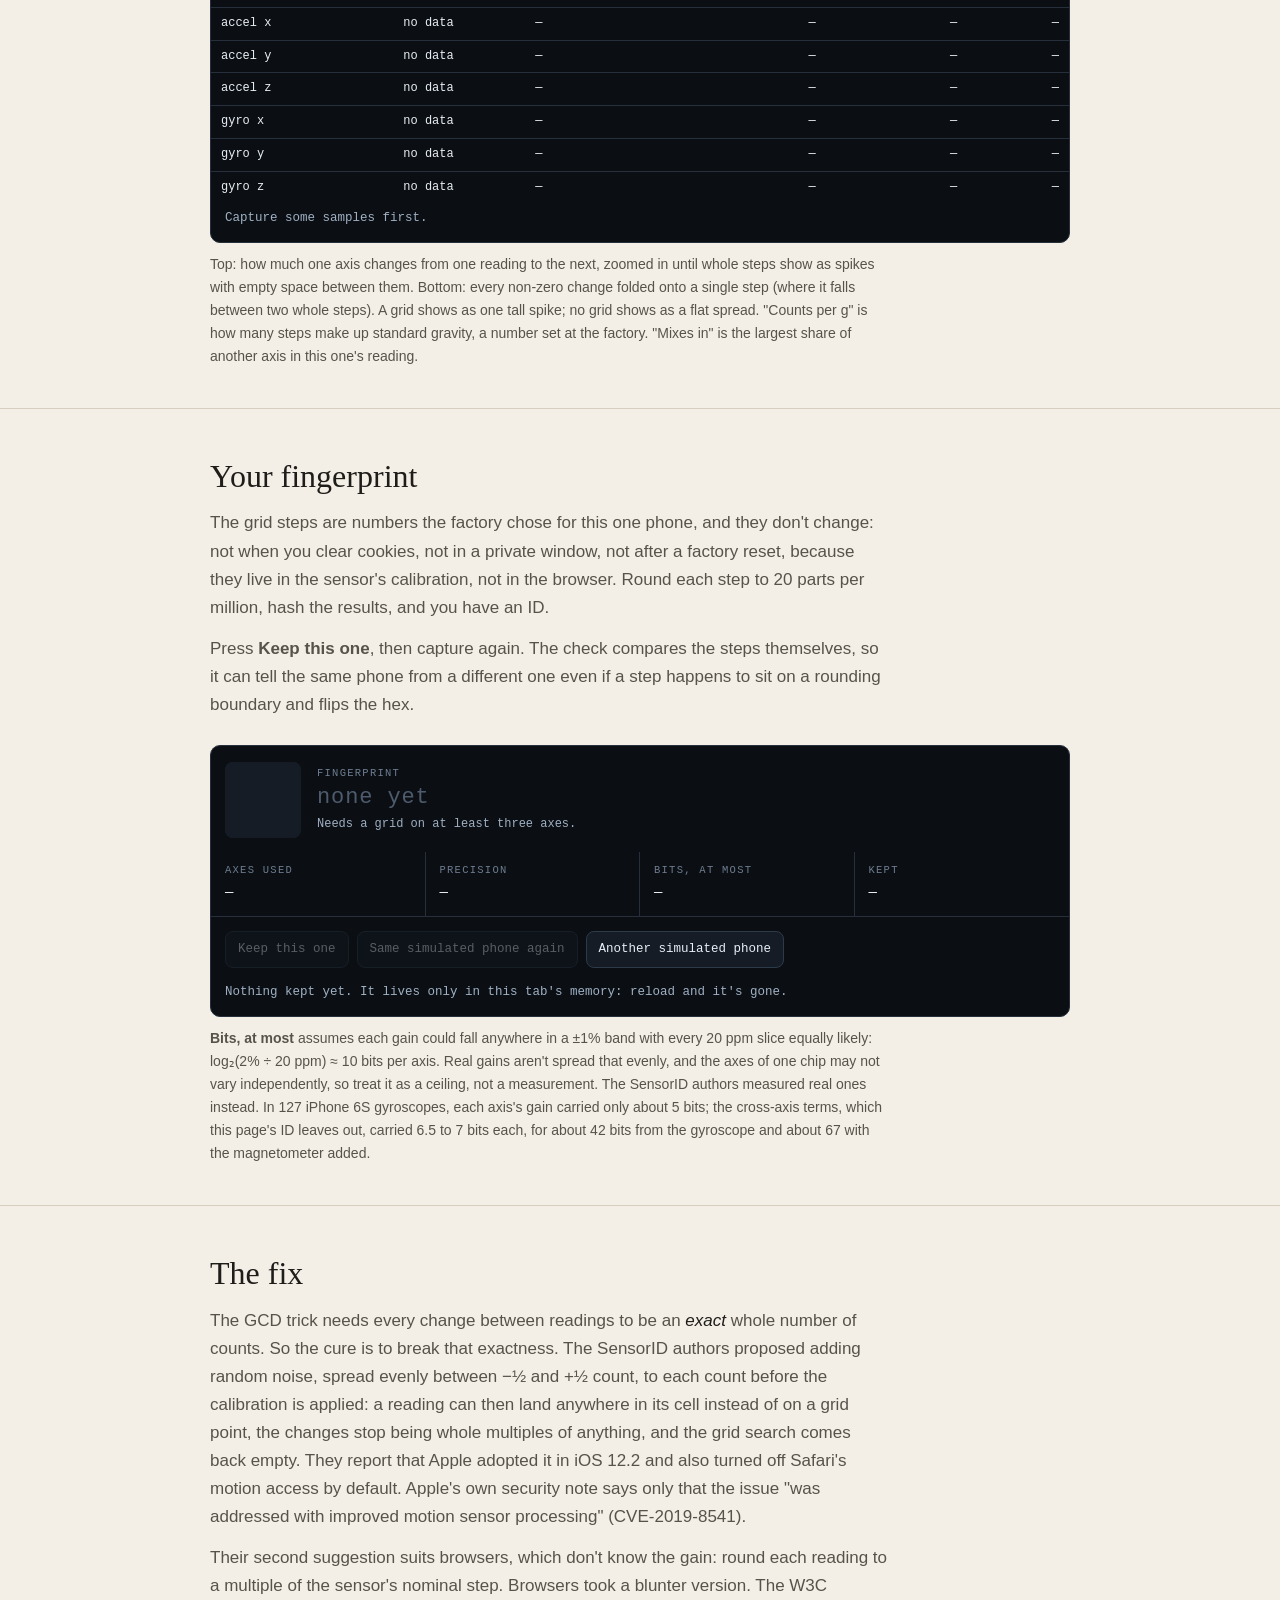
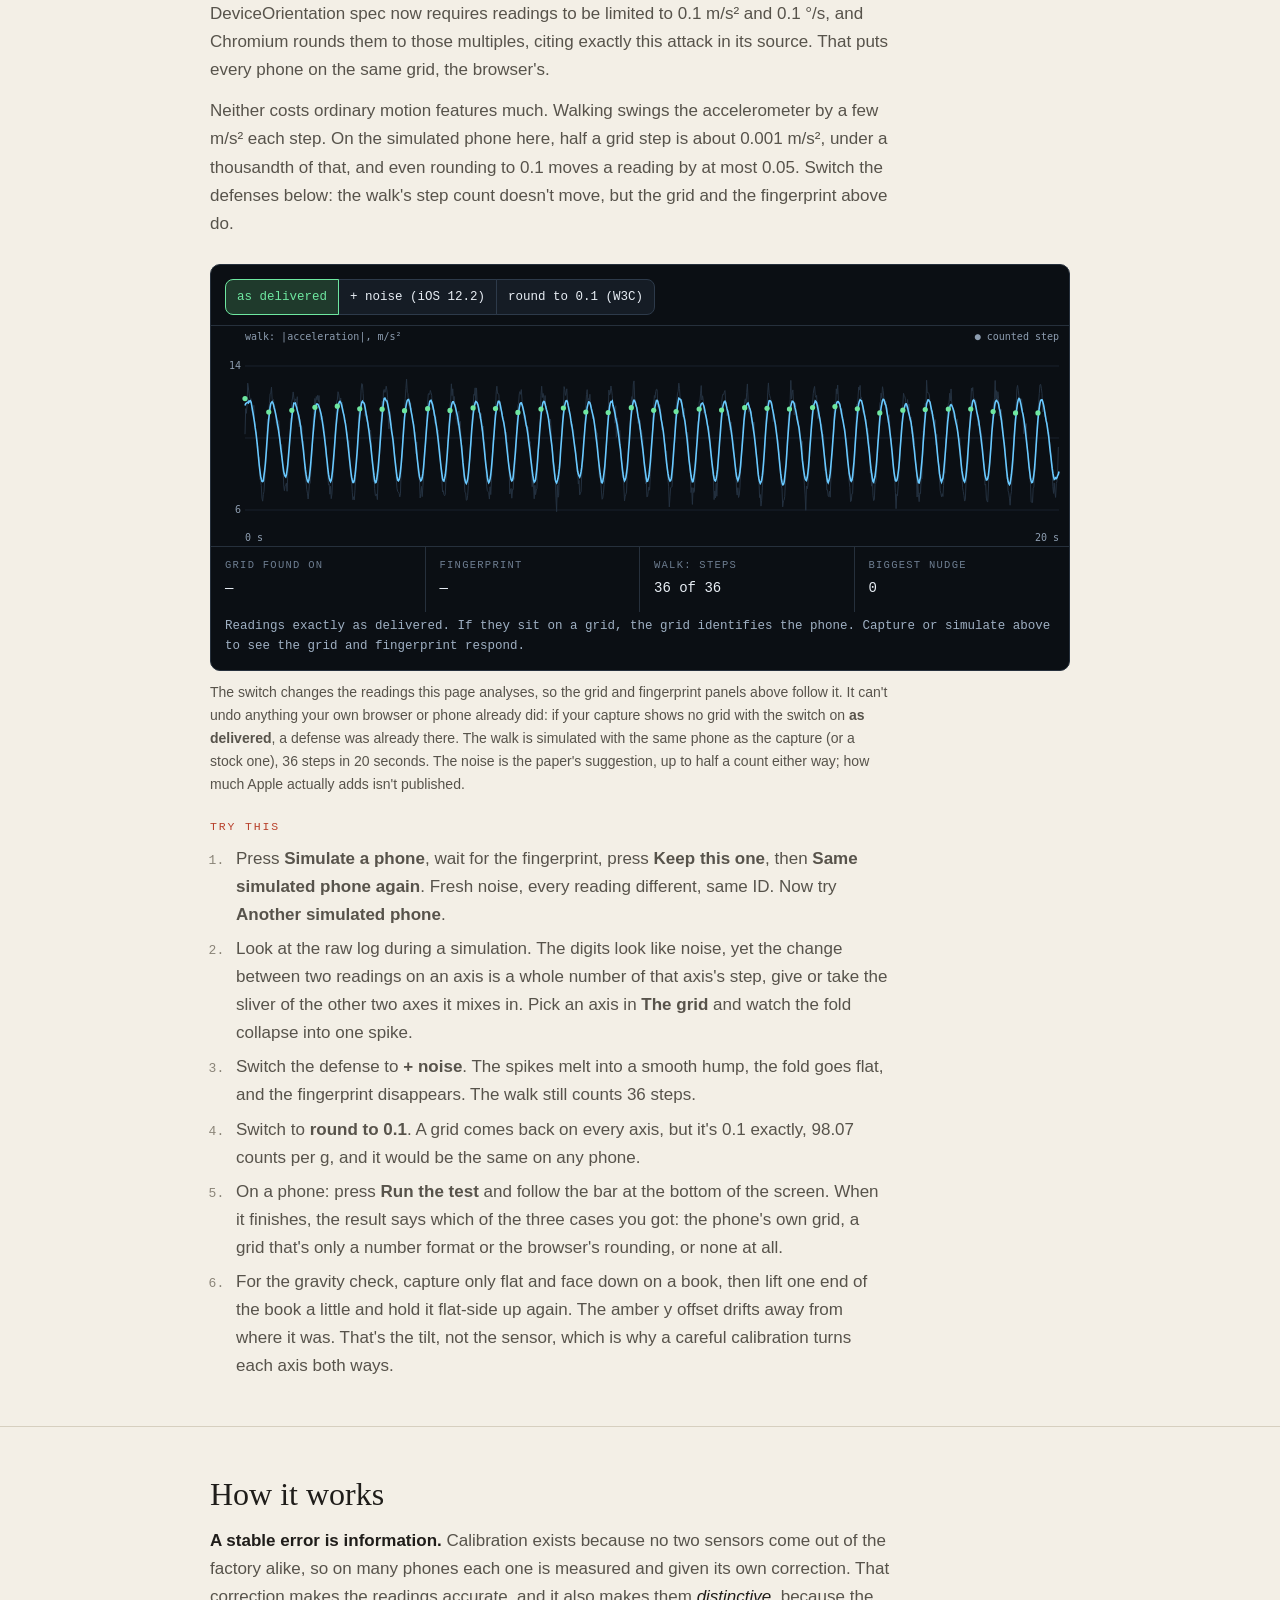
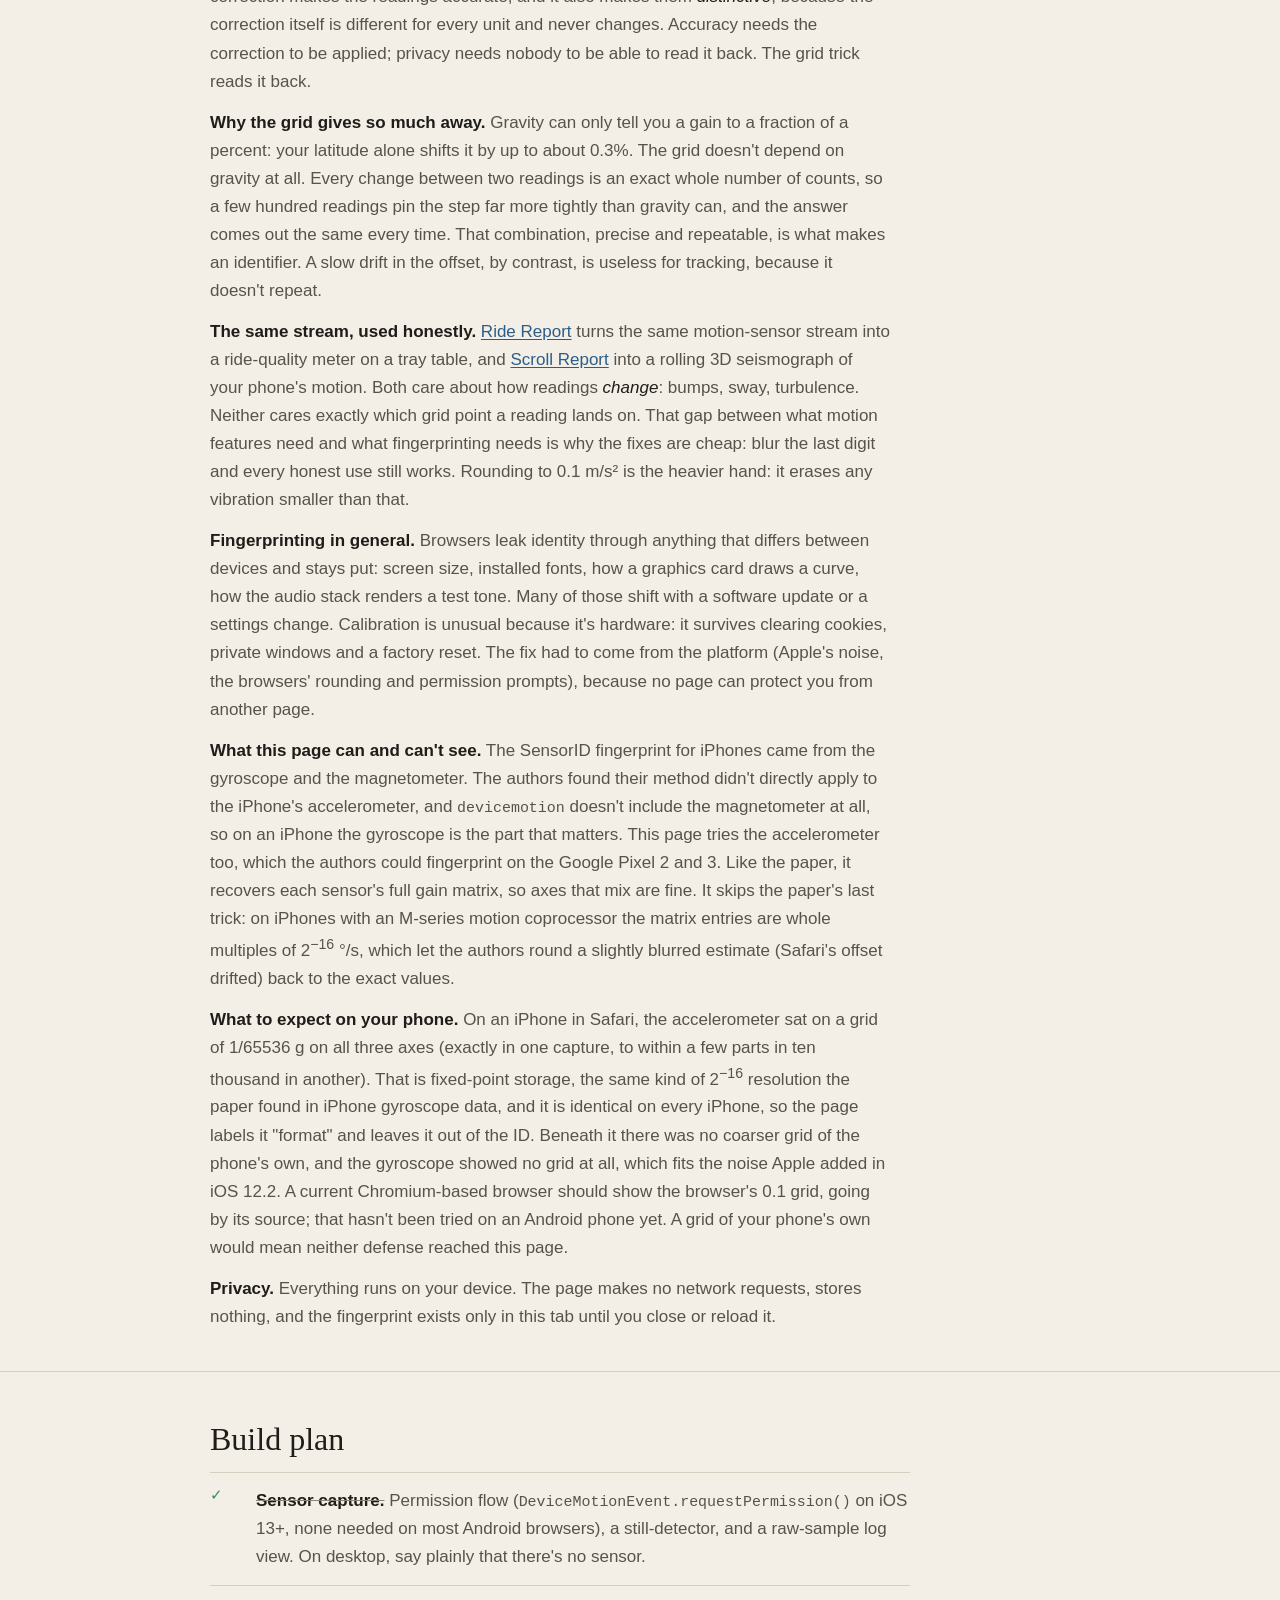
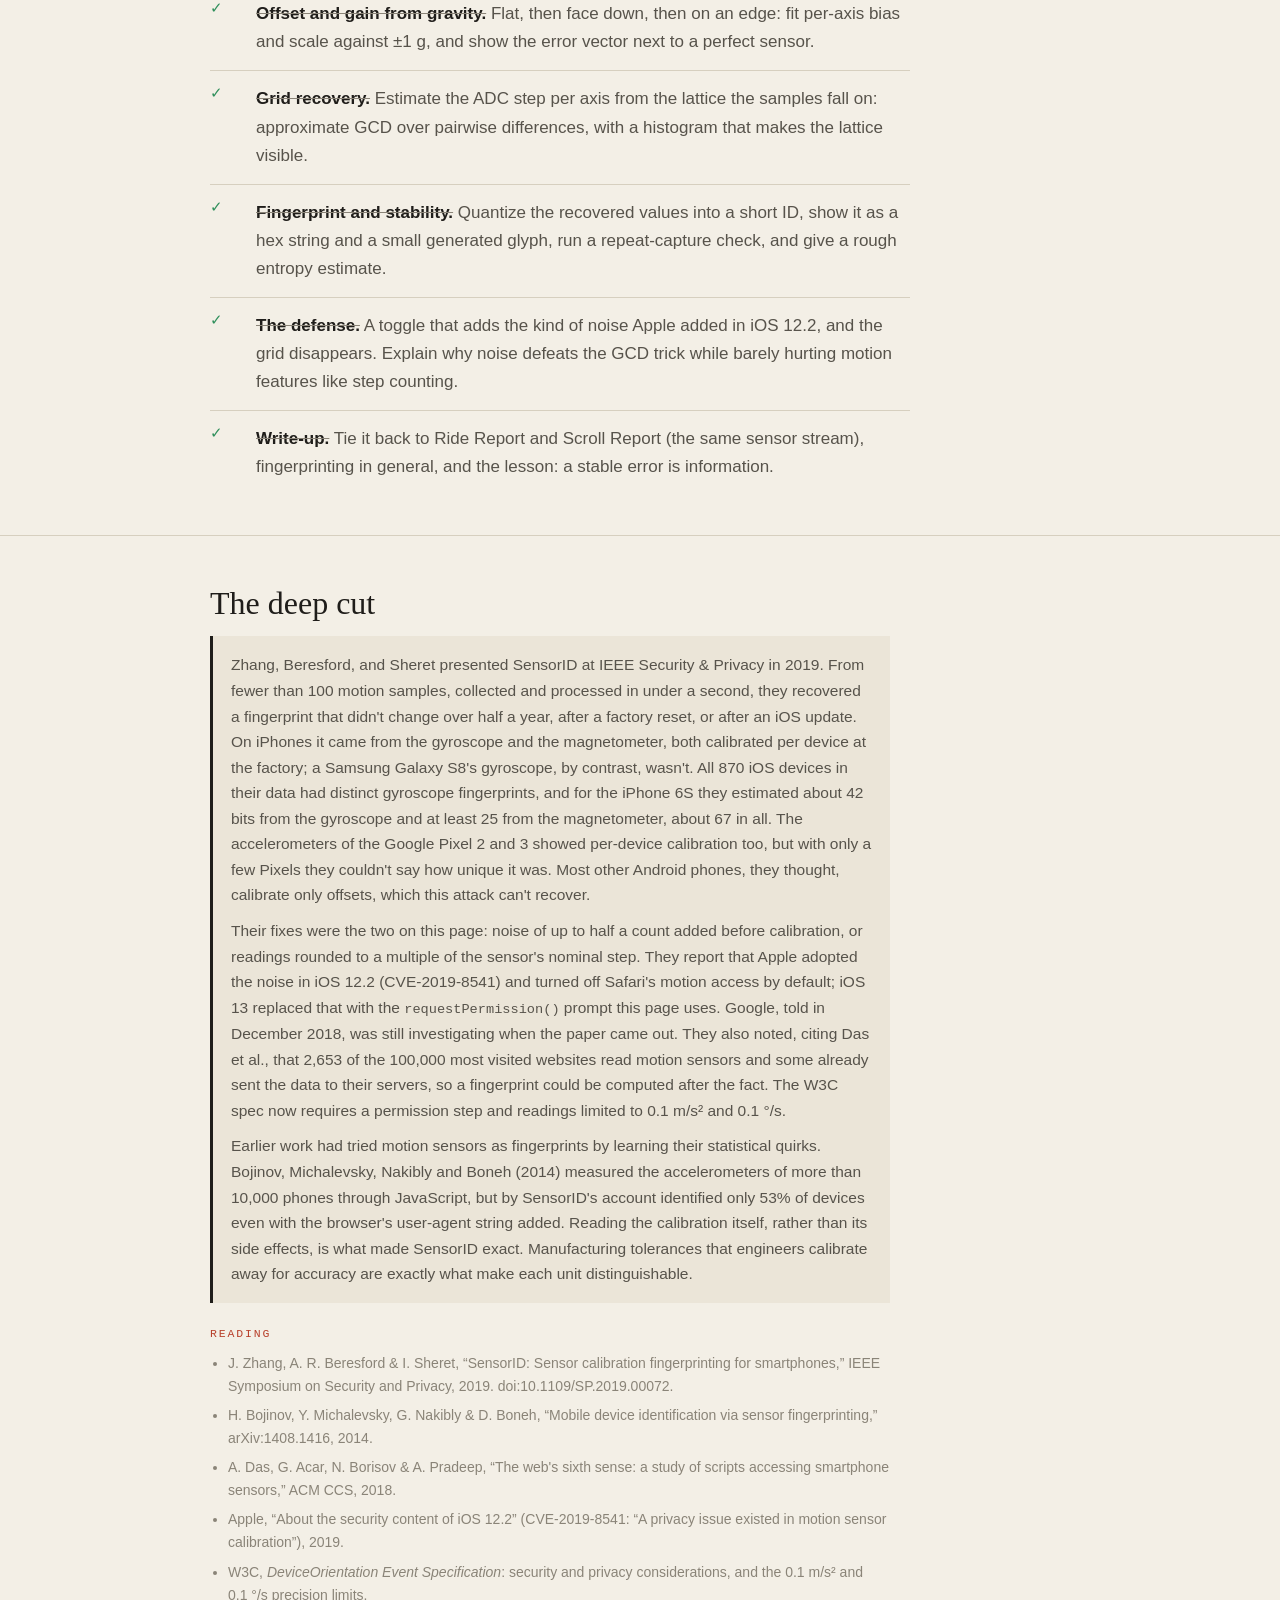
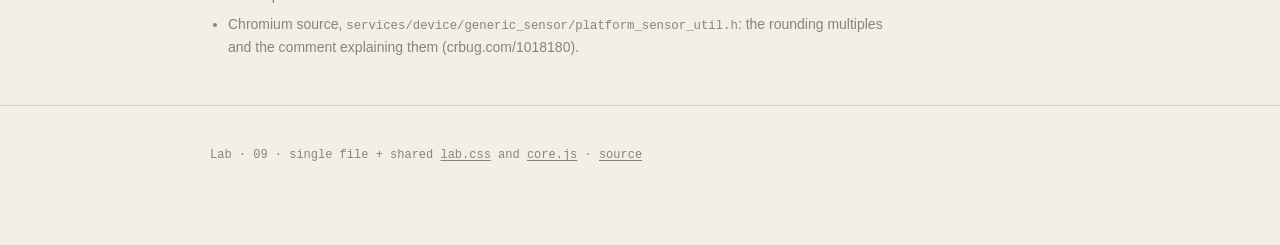
<file: fingerprint/index.html>
<!DOCTYPE html>
<html lang="en">
<head>
<meta charset="utf-8">
<meta name="viewport" content="width=device-width, initial-scale=1">
<title>Your Phone's Fingerprint · Lab</title>
<meta name="description" content="Your phone's motion sensors have tiny factory calibration errors, and those errors are an ID. A local-only demonstration of sensor calibration fingerprinting.">
<link rel="icon" href="data:image/svg+xml,%3Csvg xmlns='http://www.w3.org/2000/svg' viewBox='0 0 64 64'%3E%3Crect width='64' height='64' rx='12' fill='%230b0f14'/%3E%3Cg fill='none' stroke='%2369c9ff' stroke-width='3'%3E%3Cpath d='M20 44 C18 30 24 18 34 18 C44 18 48 28 46 40'/%3E%3Cpath d='M27 48 C25 36 28 26 34 26 C40 26 40 34 39 44'/%3E%3Cpath d='M34 34 V50'/%3E%3C/g%3E%3C/svg%3E">
<link rel="stylesheet" href="../lab.css">
<style>
  .ctl { display: flex; flex-wrap: wrap; gap: 8px; align-items: center; padding: 14px 14px 10px; font-family: var(--mono); font-size: 12.5px; }
  .ctl .lbl { color: #6d7d90; }
  .ctl button { font: inherit; color: var(--scr-bright); background: #151c25; border: 1px solid #2d3a4a; border-radius: 8px; padding: 7px 12px; cursor: pointer; -webkit-tap-highlight-color: transparent; }
  .ctl button:hover { border-color: #4a5d73; }
  .ctl button:focus-visible { outline: 1px dashed var(--sig); outline-offset: 2px; }
  .ctl button[disabled] { opacity: .35; cursor: default; }
  .ctl button.primary { background: #1f3a2c; border-color: var(--sig); color: var(--sig); }
  .seg { display: inline-flex; flex-wrap: wrap; }
  .seg button { border-radius: 0; margin-left: -1px; padding: 7px 11px; }
  .seg button:first-child { border-radius: 8px 0 0 8px; margin-left: 0; }
  .seg button:last-child { border-radius: 0 8px 8px 0; }
  .seg button.on { background: #1f3a2c; border-color: var(--sig); color: var(--sig); position: relative; }
  .plot { border-top: 1px solid var(--bezel-edge); border-bottom: 1px solid var(--bezel-edge); line-height: 0; }
  .plot canvas { width: 100%; display: block; }
  .ros { display: grid; grid-template-columns: repeat(4, 1fr); font-family: var(--mono); }
  .ro { padding: 10px 14px 12px; border-right: 1px solid var(--bezel-edge); min-width: 0; }
  .ro:last-child { border-right: 0; }
  .ro .k { font-size: 10.5px; letter-spacing: .12em; text-transform: uppercase; color: #6d7d90; }
  .ro .v { font-size: 14px; color: var(--scr-bright); margin-top: 2px; overflow-wrap: anywhere; }
  .ro .v.ok { color: var(--sig); } .ro .v.bad { color: var(--fault); } .ro .v.fog { color: var(--caution); }
  .sinfo { padding: 4px 14px 14px; font-family: var(--mono); font-size: 12.5px; line-height: 1.6; color: var(--scr-text); }
  .sinfo b { color: var(--scr-bright); font-weight: 500; } .sinfo .warn { color: var(--caution); } .sinfo .bad { color: var(--fault); } .sinfo .ok { color: var(--sig); }
  .log { margin: 0; padding: 10px 14px 12px; border-top: 1px solid var(--bezel-edge); font-family: var(--mono); font-size: 11px; line-height: 1.55; color: #7f90a4; white-space: pre; overflow-x: auto; max-height: 190px; }
  .log b { color: var(--scr-bright); font-weight: 400; }
  .faces { display: grid; grid-template-columns: repeat(6, 1fr); gap: 6px; padding: 12px 14px; border-top: 1px solid var(--bezel-edge); font-family: var(--mono); }
  .face { border: 1px solid #2d3a4a; border-radius: 6px; padding: 6px 4px 5px; text-align: center; color: #6d7d90; font-size: 11px; line-height: 1.35; }
  .face b { display: block; font-size: 14px; font-weight: 500; color: #8d9db0; }
  .face.part { border-color: #5c4a24; color: var(--caution); } .face.part b { color: var(--caution); }
  .face.got { border-color: #2a5a40; background: #10251a; color: var(--sig); } .face.got b { color: var(--sig); }
  .face.now { box-shadow: 0 0 0 1px var(--ir) inset; }
  @media (max-width: 520px) { .faces { grid-template-columns: repeat(3, 1fr); } }
  .gtab { width: 100%; border-collapse: collapse; font-family: var(--mono); font-size: 12px; }
  .gtab th, .gtab td { text-align: right; padding: 6px 10px; border-top: 1px solid var(--bezel-edge); white-space: nowrap; }
  .gtab th { color: #6d7d90; font-weight: 400; font-size: 10.5px; letter-spacing: .1em; text-transform: uppercase; }
  .gtab td { color: var(--scr-bright); } .gtab td.ok { color: var(--sig); } .gtab td.bad { color: var(--fault); } .gtab td.fog { color: var(--caution); }
  .gtab th:first-child, .gtab td:first-child { text-align: left; }
  .gwrap { overflow-x: auto; }
  @media (max-width: 520px) { .gtab th, .gtab td { padding: 6px 6px; font-size: 11px; } .gtab .wide { display: none; } }
  .idrow { display: flex; gap: 16px; align-items: center; padding: 16px 14px 14px; font-family: var(--mono); }
  .idrow canvas { width: 76px; height: 76px; flex: none; border-radius: 8px; background: #151c25; }
  .idrow .k { font-size: 10.5px; letter-spacing: .12em; text-transform: uppercase; color: #6d7d90; }
  .idrow .hex { font-size: 22px; letter-spacing: .04em; color: var(--scr-bright); overflow-wrap: anywhere; line-height: 1.3; margin-top: 2px; }
  .idrow .hex.wait { color: #4d5b6c; }
  .idrow .sub { font-size: 12px; color: var(--scr-text); margin-top: 2px; }
  @media (max-width: 520px) { .idrow .hex { font-size: 18px; } .idrow canvas { width: 64px; height: 64px; } }
  .refs code, .deep code { font-family: var(--mono); font-size: .88em; overflow-wrap: anywhere; }
  .guide { padding: 14px 14px 12px; border-top: 1px solid var(--bezel-edge); }
  .guide .now { font-family: var(--sans); font-size: 18px; line-height: 1.35; color: var(--scr-bright); }
  .guide .prog { margin-top: 8px; display: flex; gap: 6px; align-items: center; font-family: var(--mono); font-size: 11.5px; color: #6d7d90; }
  .guide .prog i { width: 12px; height: 12px; border-radius: 50%; border: 1px solid #3a4a5c; display: inline-block; }
  .guide .prog i.got { background: var(--sig); border-color: var(--sig); }
  .result { padding: 14px; border-top: 1px solid var(--bezel-edge); font-family: var(--sans); font-size: 15.5px; line-height: 1.5; color: var(--scr-text); }
  .result h4 { font-size: 17px; font-weight: 600; color: var(--scr-bright); margin-bottom: 6px; }
  .result ul { margin: 6px 0 8px 18px; } .result li { margin: 3px 0; }
  .result b { color: var(--scr-bright); font-weight: 600; } .result .ok { color: var(--sig); } .result .bad { color: var(--fault); } .result .warn { color: var(--caution); }
  .result a { color: var(--ir); }
  .runbar { position: fixed; left: 0; right: 0; bottom: 0; z-index: 20; display: flex; gap: 12px; align-items: center;
    padding: 10px 16px calc(10px + env(safe-area-inset-bottom)); background: var(--bezel); border-top: 1px solid var(--bezel-edge);
    color: var(--scr-bright); font-family: var(--sans); font-size: 15px; line-height: 1.3; box-shadow: 0 -6px 18px rgba(0,0,0,.25); }
  .runbar[hidden] { display: none; }
  .runbar .dot { width: 10px; height: 10px; border-radius: 50%; background: var(--fault); flex: none; animation: blink 1.2s infinite; }
  @keyframes blink { 50% { opacity: .3; } }
  @media (prefers-reduced-motion: reduce) { .runbar .dot { animation: none; } }
  .runbar .txt { flex: 1 1 auto; min-width: 0; }
  .runbar .txt small { display: block; font-family: var(--mono); font-size: 11.5px; color: var(--scr-text); }
  .runbar button { font: 500 14px var(--mono); color: var(--sig); background: #1f3a2c; border: 1px solid var(--sig); border-radius: 8px; padding: 9px 14px; flex: none; cursor: pointer; }
  body.running { padding-bottom: 84px; }
  .hint { font-size: 14px; color: var(--ink-dim); max-width: 680px; margin-top: 10px; }
  .local { display: inline-block; font-family: var(--mono); font-size: 11.5px; letter-spacing: .04em; color: #2f8f5b; border: 1px solid currentColor; border-radius: 999px; padding: 1px 9px; margin-bottom: 10px; }
  @media (max-width: 520px) {
    .ros { grid-template-columns: 1fr 1fr; }
    .ro:nth-child(2) { border-right: 0; }
    .ro:nth-child(n+3) { border-top: 1px solid var(--bezel-edge); }
  }
</style>
</head>
<body>
<div class="wrap crumb"><a href="../">← Tolerance</a> · <a href="../#lab">Lab</a></div>
<header>
  <div class="wrap">
    <div class="eyebrow">Lab · 09 <span class="status live">live</span></div>
    <h1>Your Phone's Fingerprint Is Its Flaws</h1>
    <div class="lede">
      <p>Every other exhibit on this site treats sensor error as something to cancel. This one
      turns it around. Many phones' motion sensors are calibrated one by one at the factory, to cancel
      each unit's manufacturing flaws, and the numbers that calibration leaves behind are small, stable, and
      unique to the phone.</p>
      <p>That makes them an ID. Before the fixes described below, a web page could read them without
      asking, and the ID survived clearing cookies, private browsing, and a factory reset. This page
      shows the method on your own phone's sensor stream, entirely on your device.</p>
    </div>
  </div>
</header>

<main>
<section id="cap-sec">
  <div class="wrap">
    <h2>Capture</h2>
    <div class="prose">
      <p>On a phone, press <b>Run the test</b> and follow the instructions: lay the phone flat, flip it over,
      then stand it on each long edge and each end. The current instruction also sits in a bar at the bottom of
      the screen, so there's no need to scroll back. The test stops by itself once it has all six poses, after
      two minutes, or when you leave the page; press <b>Finish</b> to stop sooner. Nothing is read before you
      press the button or after the test stops. The result appears here, and the panels below show the details.</p>
      <p>No phone handy? <b>Simulate a phone</b> runs the same test on a made-up phone with known flaws.</p>
    </div>
    <div class="panel" id="cap">
      <div class="ctl">
        <button id="cap-start" class="primary">Run the test</button>
        <button id="cap-sim">Simulate a phone</button>
        <button id="cap-stop" disabled>Finish</button>
      </div>
      <div class="guide" id="cap-guide" hidden><div class="now" id="cap-now"></div><div class="prog" id="cap-prog"></div></div>
      <div class="result" id="cap-result" hidden></div>
      <div class="sinfo" id="cap-msg"><span class="local">runs on this device · nothing is sent</span><br>Waiting. Nothing is read until you press a button.</div>
      <div class="plot"><canvas id="cap-cv" aria-label="Live trace of the accelerometer and gyroscope readings."></canvas></div>
      <div class="ros">
        <div class="ro"><div class="k">source</div><div class="v" id="cap-src">—</div></div>
        <div class="ro"><div class="k">samples</div><div class="v" id="cap-n">0</div></div>
        <div class="ro"><div class="k">rate</div><div class="v" id="cap-rate">—</div></div>
        <div class="ro"><div class="k">phone is</div><div class="v" id="cap-still">—</div></div>
      </div>
      <pre class="log" id="cap-log" aria-label="Most recent raw samples">no samples yet</pre>
    </div>
    <p class="hint">Accelerations are in m/s² and include gravity, which is why a phone lying flat reads about 9.8
    on one axis. Rotation rates are in degrees per second; a gyroscope at rest should read zero, and
    whatever it reads instead is its error. So far the page has been tried on one real phone, an iPhone;
    everything else was tested with simulated sensor data.</p>
  </div>
</section>

<section id="grav-sec">
  <div class="wrap">
    <h2>Offset and gain from gravity</h2>
    <div class="prose">
      <p>Gravity is the one reference everyone carries. Lying flat, a perfect accelerometer reads exactly
      1&nbsp;g on one axis and zero on the other two. Turn it face down and that axis should read exactly
      −1&nbsp;g. The average of the two readings is the axis's <em>offset</em>; half the difference,
      compared with 1&nbsp;g, is its <em>gain error</em>. A gyroscope is even simpler: at rest it should
      read zero.</p>
      <p>Lay the phone flat, then face down, then stand it on each long edge and each end, holding each
      pose still for about a second. A face fills in once the page has seen it held still.</p>
    </div>
    <div class="panel" id="grav">
      <div class="faces" id="grav-faces"></div>
      <div class="plot"><canvas id="grav-cv" aria-label="Measured offset and gain error of each axis next to a perfect sensor."></canvas></div>
      <div class="sinfo" id="grav-msg">No still poses yet.</div>
    </div>
    <p class="hint">The gain check assumes standard gravity, 9.80665&nbsp;m/s². Real gravity runs from about
    9.78&nbsp;m/s² at the equator to 9.83 at the poles, so any gain error smaller than about ±0.3% could be
    your latitude rather than your sensor. Offsets can also drift with temperature. Both are why
    the next step doesn't lean on gravity at all.</p>
  </div>
</section>

<section id="grid-sec">
  <div class="wrap">
    <h2>The grid</h2>
    <div class="prose">
      <p>Inside the sensor, an analog-to-digital converter turns each reading into a whole number of
      counts. The phone then multiplies by a calibration gain measured for <em>this</em> unit at the
      factory, adds an offset, and hands the result to the browser. Strictly the gain is a 3×3 matrix,
      because each axis also picks up a little of the other two. Either way, the change from one reading
      to the next is <code>gain × whole number of counts</code>: the offset cancels, even if the browser lets
      it drift. Zoom in on those changes and they aren't continuous at all. They sit on a grid whose
      spacing is the factory's gain.</p>
      <p>Finding the spacing is a greatest-common-divisor problem with decimals. The page follows the SensorID
      paper: it guesses each axis's step from the spacing the changes cluster at, rounds every change to whole
      counts, and refits the whole gain matrix by least squares, letting in bigger changes as the estimate
      sharpens. Noise from the physical sensor doesn't blur the grid, because that noise happens before the
      counting: it moves a reading to a different grid point, never between two.</p>
    </div>
    <div class="panel" id="grid">
      <div class="ctl">
        <span class="lbl">axis</span>
        <span class="seg" id="grid-ax"><button data-v="0" class="on">accel x</button><button data-v="1">y</button><button data-v="2">z</button><button data-v="3">gyro x</button><button data-v="4">y</button><button data-v="5">z</button></span>
      </div>
      <div class="plot"><canvas id="grid-cv" aria-label="Histogram of one axis's raw values, zoomed in to show the grid, and the same values folded onto one grid step."></canvas></div>
      <div class="gwrap"><table class="gtab" id="grid-tab"></table></div>
      <div class="sinfo" id="grid-msg">Capture some samples first.</div>
    </div>
    <p class="hint">Top: how much one axis changes from one reading to the next, zoomed in until whole steps
    show as spikes with empty space between them. Bottom: every non-zero change folded onto a single step
    (where it falls between two whole steps). A grid shows as one tall spike; no grid shows as a flat
    spread. "Counts per g" is how many steps make up standard gravity, a number set at the factory.
    "Mixes in" is the largest share of another axis in this one's reading.</p>
  </div>
</section>

<section id="fp-sec">
  <div class="wrap">
    <h2>Your fingerprint</h2>
    <div class="prose">
      <p>The grid steps are numbers the factory chose for this one phone, and they don't change: not
      when you clear cookies, not in a private window, not after a factory reset, because they live in the
      sensor's calibration, not in the browser. Round each step to 20 parts per million, hash the
      results, and you have an ID.</p>
      <p>Press <b>Keep this one</b>, then capture again. The check compares the steps themselves, so it
      can tell the same phone from a different one even if a step happens to sit on a rounding boundary and
      flips the hex.</p>
    </div>
    <div class="panel" id="fp">
      <div class="idrow">
        <canvas id="fp-glyph" width="76" height="76" aria-label="A pattern generated from the fingerprint"></canvas>
        <div style="min-width:0">
          <div class="k">fingerprint</div>
          <div class="hex wait" id="fp-hex">none yet</div>
          <div class="sub" id="fp-sub">Needs a grid on at least three axes.</div>
        </div>
      </div>
      <div class="ros">
        <div class="ro"><div class="k">axes used</div><div class="v" id="fp-axes">—</div></div>
        <div class="ro"><div class="k">precision</div><div class="v" id="fp-prec">—</div></div>
        <div class="ro"><div class="k">bits, at most</div><div class="v" id="fp-bits">—</div></div>
        <div class="ro"><div class="k">kept</div><div class="v" id="fp-kept">—</div></div>
      </div>
      <div class="ctl" style="border-top:1px solid var(--bezel-edge)">
        <button id="fp-keep" disabled>Keep this one</button>
        <button id="fp-same" disabled>Same simulated phone again</button>
        <button id="fp-other">Another simulated phone</button>
      </div>
      <div class="sinfo" id="fp-cmp">Nothing kept yet. It lives only in this tab's memory: reload and it's gone.</div>
    </div>
    <p class="hint"><b>Bits, at most</b> assumes each gain could fall anywhere in a ±1% band with every
    20&nbsp;ppm slice equally likely: log₂(2% ÷ 20&nbsp;ppm) ≈ 10 bits per axis. Real gains aren't spread
    that evenly, and the axes of one chip may not vary independently, so treat it as a ceiling, not a
    measurement. The SensorID authors measured real ones instead. In 127 iPhone 6S gyroscopes, each axis's
    gain carried only about 5 bits; the cross-axis terms, which this page's ID leaves out, carried 6.5 to 7
    bits each, for about 42 bits from the gyroscope and about 67 with the magnetometer added.</p>
  </div>
</section>

<section id="def-sec">
  <div class="wrap">
    <h2>The fix</h2>
    <div class="prose">
      <p>The GCD trick needs every change between readings to be an <em>exact</em> whole number of counts. So
      the cure is to break that exactness. The SensorID authors proposed adding random noise, spread evenly
      between −½ and +½ count, to each count before the calibration is applied: a reading can then land anywhere
      in its cell instead of on a grid point, the changes stop being whole multiples of anything, and the grid
      search comes back empty. They report that Apple adopted it in iOS 12.2 and also turned off Safari's
      motion access by default. Apple's own security note says only that the issue "was addressed with
      improved motion sensor processing" (CVE-2019-8541).</p>
      <p>Their second suggestion suits browsers, which don't know the gain: round each reading to a multiple
      of the sensor's nominal step. Browsers took a blunter version. The W3C DeviceOrientation spec now
      requires readings to be limited to 0.1&nbsp;m/s² and 0.1&nbsp;°/s, and Chromium rounds them to those
      multiples, citing exactly this attack in its source. That puts every phone on the same grid, the
      browser's.</p>
      <p>Neither costs ordinary motion features much. Walking swings the accelerometer by a few m/s² each
      step. On the simulated phone here, half a grid step is about 0.001&nbsp;m/s², under a thousandth of that,
      and even rounding to 0.1 moves a reading by at most 0.05.
      Switch the defenses below: the walk's step count doesn't move, but the grid and the fingerprint above do.</p>
    </div>
    <div class="panel" id="def">
      <div class="ctl">
        <span class="seg" id="def-mode"><button data-v="none" class="on">as delivered</button><button data-v="noise">+ noise (iOS 12.2)</button><button data-v="round">round to 0.1 (W3C)</button></span>
      </div>
      <div class="plot"><canvas id="def-cv" aria-label="A simulated 20-second walk: acceleration magnitude with each counted step marked."></canvas></div>
      <div class="ros">
        <div class="ro"><div class="k">grid found on</div><div class="v" id="def-grid">—</div></div>
        <div class="ro"><div class="k">fingerprint</div><div class="v" id="def-fp">—</div></div>
        <div class="ro"><div class="k">walk: steps</div><div class="v" id="def-steps">—</div></div>
        <div class="ro"><div class="k">biggest nudge</div><div class="v" id="def-nudge">—</div></div>
      </div>
      <div class="sinfo" id="def-msg"></div>
    </div>
    <p class="hint">The switch changes the readings this page analyses, so the grid and fingerprint panels above
    follow it. It can't undo anything your own browser or phone already did: if your capture shows no grid with
    the switch on <b>as delivered</b>, a defense was already there. The walk is simulated with the same phone
    as the capture (or a stock one), 36 steps in 20 seconds. The noise is the paper's suggestion, up to half a
    count either way; how much Apple actually adds isn't published.</p>
    <div class="try">
      <h3>Try this</h3>
      <ol>
        <li>Press <b>Simulate a phone</b>, wait for the fingerprint, press <b>Keep this one</b>, then
        <b>Same simulated phone again</b>. Fresh noise, every reading different, same ID. Now try
        <b>Another simulated phone</b>.</li>
        <li>Look at the raw log during a simulation. The digits look like noise, yet the change between two
        readings on an axis is a whole number of that axis's step, give or take the sliver of the other two axes
        it mixes in. Pick an axis in <b>The grid</b> and watch the fold collapse into one spike.</li>
        <li>Switch the defense to <b>+ noise</b>. The spikes melt into a smooth hump, the fold goes flat, and the
        fingerprint disappears. The walk still counts 36 steps.</li>
        <li>Switch to <b>round to 0.1</b>. A grid comes back on every axis, but it's 0.1 exactly, 98.07 counts per g,
        and it would be the same on any phone.</li>
        <li>On a phone: press <b>Run the test</b> and follow the bar at the bottom of the screen. When it
        finishes, the result says which of the three cases you got: the phone's own grid, a grid that's only a
        number format or the browser's rounding, or none at all.</li>
        <li>For the gravity check, capture only flat and face down on a book, then lift one end of the book a
        little and hold it flat-side up again. The amber y offset drifts away from where it was. That's the tilt,
        not the sensor, which is why a careful calibration turns each axis both ways.</li>
      </ol>
    </div>
  </div>
</section>

<section>
  <div class="wrap">
    <h2>How it works</h2>
    <div class="prose">
      <p><strong>A stable error is information.</strong> Calibration exists because no two sensors come out of
      the factory alike, so on many phones each one is measured and given its own correction. That correction makes the readings
      accurate, and it also makes them <em>distinctive</em>, because the correction itself is different for
      every unit and never changes. Accuracy needs the correction to be applied; privacy needs nobody to be able
      to read it back. The grid trick reads it back.</p>
      <p><strong>Why the grid gives so much away.</strong> Gravity can only tell you a gain to a fraction of a
      percent: your latitude alone shifts it by up to about 0.3%. The grid doesn't depend on gravity at all. Every change
      between two readings is an exact whole number of counts, so a few hundred readings pin the step far more
      tightly than gravity can, and the answer comes out the same every time. That
      combination, precise and repeatable, is what makes an identifier. A slow drift in the offset, by contrast, is
      useless for tracking, because it doesn't repeat.</p>
      <p><strong>The same stream, used honestly.</strong> <a href="https://jkastl.github.io/ride-report/">Ride Report</a>
      turns the same motion-sensor stream into a ride-quality meter on a tray table, and
      <a href="https://jkastl.github.io/scroll-report/">Scroll Report</a> into a rolling 3D seismograph of your
      phone's motion. Both care about how readings <em>change</em>: bumps, sway, turbulence. Neither cares exactly which
      grid point a reading lands on. That gap between what
      motion features need and what fingerprinting needs is why the fixes are cheap: blur the last digit and
      every honest use still works. Rounding to 0.1&nbsp;m/s² is the heavier hand: it erases any vibration
      smaller than that.</p>
      <p><strong>Fingerprinting in general.</strong> Browsers leak identity through anything that differs between
      devices and stays put: screen size, installed fonts, how a graphics card draws a curve, how the audio stack
      renders a test tone. Many of those shift with a software update or a settings change. Calibration is unusual
      because it's hardware: it survives clearing cookies, private windows and a factory reset. The fix had to
      come from the platform (Apple's noise, the browsers' rounding and permission prompts), because no page
      can protect you from another page.</p>
      <p><strong>What this page can and can't see.</strong> The SensorID fingerprint for iPhones came from the
      gyroscope and the magnetometer. The authors found their method didn't directly apply to the iPhone's
      accelerometer, and <code>devicemotion</code> doesn't include the magnetometer at all, so on an iPhone the
      gyroscope is the part that matters. This page tries the accelerometer too, which the authors could
      fingerprint on the Google Pixel 2 and 3. Like the paper, it recovers each sensor's full gain matrix, so axes
      that mix are fine. It skips the paper's last trick: on iPhones with an M-series motion coprocessor the
      matrix entries are whole multiples of 2<sup>−16</sup>&nbsp;°/s, which let the authors round a slightly blurred
      estimate (Safari's offset drifted) back to the exact values.</p>
      <p><strong>What to expect on your phone.</strong> On an iPhone in Safari, the accelerometer sat on a grid
      of 1/65536&nbsp;g on all three axes (exactly in one capture, to within a few parts in ten thousand in
      another). That is fixed-point storage, the same
      kind of 2<sup>−16</sup> resolution the paper found in iPhone gyroscope data, and it is identical on every
      iPhone, so the page labels it "format" and leaves it out of the ID. Beneath it there was no coarser grid of
      the phone's own, and the gyroscope showed no grid at all, which fits the noise Apple added in iOS 12.2.
      A current Chromium-based browser should show the browser's 0.1 grid, going by its source; that hasn't been
      tried on an Android phone yet. A grid of your phone's own would mean neither defense reached this page.</p>
      <p><strong>Privacy.</strong> Everything runs on your device. The page makes no network requests, stores
      nothing, and the fingerprint exists only in this tab until you close or reload it.</p>
    </div>
  </div>
</section>

<section>
  <div class="wrap">
    <h2>Build plan</h2>
    <ol class="plan">
      <li class="done"><b>Sensor capture.</b> Permission flow (<code>DeviceMotionEvent.requestPermission()</code> on iOS 13+, none needed on most Android browsers), a still-detector, and a raw-sample log view. On desktop, say plainly that there's no sensor.</li>
      <li class="done"><b>Offset and gain from gravity.</b> Flat, then face down, then on an edge: fit per-axis bias and scale against ±1&nbsp;g, and show the error vector next to a perfect sensor.</li>
      <li class="done"><b>Grid recovery.</b> Estimate the ADC step per axis from the lattice the samples fall on: approximate GCD over pairwise differences, with a histogram that makes the lattice visible.</li>
      <li class="done"><b>Fingerprint and stability.</b> Quantize the recovered values into a short ID, show it as a hex string and a small generated glyph, run a repeat-capture check, and give a rough entropy estimate.</li>
      <li class="done"><b>The defense.</b> A toggle that adds the kind of noise Apple added in iOS 12.2, and the grid disappears. Explain why noise defeats the GCD trick while barely hurting motion features like step counting.</li>
      <li class="done"><b>Write-up.</b> Tie it back to Ride Report and Scroll Report (the same sensor stream), fingerprinting in general, and the lesson: a stable error is information.</li>
    </ol>
  </div>
</section>

<section>
  <div class="wrap">
    <h2>The deep cut</h2>
    <div class="deep">
      <p>Zhang, Beresford, and Sheret presented SensorID at IEEE Security &amp; Privacy in 2019. From fewer
      than 100 motion samples, collected and processed in under a second, they recovered a fingerprint that
      didn't change over half a year, after a factory reset, or after an iOS update. On iPhones it came from the
      gyroscope and the magnetometer, both calibrated per device at the factory; a Samsung Galaxy S8's gyroscope,
      by contrast, wasn't. All 870 iOS devices in their data had distinct gyroscope fingerprints, and for the
      iPhone 6S they estimated about 42 bits from the gyroscope and at least 25 from the magnetometer, about 67
      in all. The accelerometers of the Google Pixel 2 and 3 showed per-device calibration too, but with only a
      few Pixels they couldn't say how unique it was. Most other Android phones, they thought, calibrate only
      offsets, which this attack can't recover.</p>
      <p>Their fixes were the two on this page: noise of up to half a count added before calibration, or
      readings rounded to a multiple of the sensor's nominal step. They report that Apple adopted the noise in
      iOS 12.2 (CVE-2019-8541) and turned off Safari's motion access by default; iOS 13 replaced that with the
      <code>requestPermission()</code> prompt this page uses. Google, told in December 2018, was still
      investigating when the paper came out. They also noted, citing Das et al., that 2,653 of the 100,000 most
      visited websites read motion sensors and some already sent the data to their servers, so a fingerprint
      could be computed after the fact. The W3C spec now requires a permission step and readings limited to
      0.1&nbsp;m/s² and 0.1&nbsp;°/s.</p>
      <p>Earlier work had tried motion sensors as fingerprints by learning their statistical quirks. Bojinov,
      Michalevsky, Nakibly and Boneh (2014) measured the accelerometers of more than 10,000 phones through
      JavaScript, but by SensorID's account identified only 53% of devices even with the browser's user-agent
      string added. Reading the calibration itself, rather than its side effects, is what made SensorID exact.
      Manufacturing tolerances that engineers calibrate away for accuracy are exactly what make each unit
      distinguishable.</p>
    </div>
    <h3>Reading</h3>
    <ul class="refs">
      <li>J. Zhang, A. R. Beresford &amp; I. Sheret, “SensorID: Sensor calibration fingerprinting for smartphones,” IEEE Symposium on Security and Privacy, 2019. doi:10.1109/SP.2019.00072.</li>
      <li>H. Bojinov, Y. Michalevsky, G. Nakibly &amp; D. Boneh, “Mobile device identification via sensor fingerprinting,” arXiv:1408.1416, 2014.</li>
      <li>A. Das, G. Acar, N. Borisov &amp; A. Pradeep, “The web's sixth sense: a study of scripts accessing smartphone sensors,” ACM CCS, 2018.</li>
      <li>Apple, “About the security content of iOS 12.2” (CVE-2019-8541: “A privacy issue existed in motion sensor calibration”), 2019.</li>
      <li>W3C, <i>DeviceOrientation Event Specification</i>: security and privacy considerations, and the 0.1&nbsp;m/s² and 0.1&nbsp;°/s precision limits.</li>
      <li>Chromium source, <code>services/device/generic_sensor/platform_sensor_util.h</code>: the rounding multiples and the comment explaining them (crbug.com/1018180).</li>
    </ul>
  </div>
</section>
</main>
<div class="runbar" id="runbar" hidden role="status" aria-live="polite"><span class="dot"></span><span class="txt" id="runbar-txt"></span><button id="runbar-finish">Finish</button></div>
<footer><div class="wrap">Lab · 09 · single file + shared <a href="../lab.css">lab.css</a> and <a href="../core.js">core.js</a> · <a href="https://github.com/jkastl/tolerance">source</a></div></footer>
<script src="../core.js"></script>
<script>
/* ================================================================
   FP: the math, kept free of the page so tests can call it directly
   ================================================================ */
const FP = (() => {
  const G0 = 9.80665;                                   // standard gravity, m/s²
  function rng(seed) {                                  // mulberry32
    let a = seed >>> 0;
    return () => { a = (a + 0x6D2B79F5) >>> 0; let t = a; t = Math.imul(t ^ (t >>> 15), t | 1);
      t ^= t + Math.imul(t ^ (t >>> 7), t | 61); return ((t ^ (t >>> 14)) >>> 0) / 4294967296; };
  }
  function gaussR(r) { let u = 0; while (!u) u = r(); return Math.sqrt(-2 * Math.log(u)) * Math.cos(2 * Math.PI * r()); }

  /* ---- a made-up phone. Each axis: the ADC counts A = round(S·true + B + noise) with a true
     sensitivity S and raw bias B; the factory calibration then reports G·A + o, plus a little of the
     sensor's other two axes (cross terms up to ±0.5% of the step; SensorID's iPhone XS gyroscope had up to
     ~0.9%). The gyroscope's offset also wanders slowly, as SensorID saw in Safari. G, the cross terms and o
     are the per-device constants a page can try to recover. Axes: accel x,y,z (m/s²), gyro x,y,z (°/s). */
  const NOMINAL = [G0 / 4096, G0 / 4096, G0 / 4096, 1 / 16.4, 1 / 16.4, 1 / 16.4];
  function makePhone(seed) {
    const r = rng(seed), u = (a) => (2 * r() - 1) * a;
    const axes = NOMINAL.map((nom, i) => {
      const acc = i < 3;
      const G = nom * (1 + u(0.01));                    // calibration gain: within ±1% of nominal
      const scaleErr = u(0.005);                        // what calibration missed: ±0.5% scale
      const S = (1 + scaleErr) / G;                     // counts per unit
      const B = u(acc ? 0.6 : 3) / nom;                 // raw bias, in counts
      const bias = u(acc ? 0.15 : 0.5);                 // offset left after calibration
      const o = bias - G * B;
      return { G, S, B, o, scaleErr, bias, sigma: acc ? 1.2 : 1.5 };
    });
    const mix = [0, 1, 2, 3, 4, 5].map(i => [0, 1, 2].map(j => i % 3 === j ? 0 : u(0.005)));
    return { seed, axes, mix, drift: [0, 0, 0] };
  }
  // one sample for true acceleration a[3] (m/s², gravity included) and rotation w[3] (°/s)
  function phoneSample(ph, a, w, r) {
    const A = ph.axes.map((ax, i) => Math.round(ax.S * (i < 3 ? a[i] : w[i - 3]) + ax.B + ax.sigma * gaussR(r)));
    return ph.axes.map((ax, i) => {
      const b = i < 3 ? 0 : 3;
      let v = ax.G * A[i] + ax.o;
      for (let j = 0; j < 3; j++) if (b + j !== i) v += ph.mix[i][j] * ax.G * (A[b + j] - Math.round(ph.axes[b + j].B));
      if (i >= 3) { ph.drift[i - 3] += 2e-5 * gaussR(r); v += ph.drift[i - 3]; }
      return v;
    });
  }
  // the six faces, as true gravity vectors; a scripted capture visits them in turn
  const FACES = [[0, 0, G0], [0, 0, -G0], [G0, 0, 0], [-G0, 0, 0], [0, G0, 0], [0, -G0, 0]];
  function script(ph, seed, perFace = 90, move = 30) {
    const r = rng(seed ^ 0x9e3779b9), out = [];
    for (let f = 0; f < FACES.length; f++) {
      for (let k = 0; k < perFace; k++) out.push(phoneSample(ph, FACES[f], [0, 0, 0], r));
      if (f === FACES.length - 1) break;
      const A = FACES[f], B = FACES[f + 1];
      for (let k = 0; k < move; k++) {                 // a wobbly turn to the next face
        const s = (k + 1) / (move + 1), sw = Math.sin(Math.PI * s);
        let v = A.map((x, i) => x * (1 - s) + B[i] * s);
        const n = Math.hypot(...v) || 1; v = v.map(x => x * G0 / n + 1.5 * sw * gaussR(r));
        out.push(phoneSample(ph, v, [90 * sw + 8 * gaussR(r), 40 * sw * gaussR(r), 20 * gaussR(r) * sw], r));
      }
    }
    return out;
  }

  /* ---- still detector: per-axis spread of the accelerometer over a short window */
  const STILL_WIN = 24, STILL_ACC = 0.15, STILL_GYRO = 4;
  function isStill(win) {
    if (win.length < STILL_WIN) return false;
    for (let i = 0; i < 3; i++) {
      let m = 0; for (const s of win) m += s[i]; m /= win.length;
      let v = 0; for (const s of win) v += (s[i] - m) ** 2;
      if (Math.sqrt(v / win.length) > STILL_ACC) return false;
    }
    if (win[0][3] != null) {
      for (const s of win) if (Math.hypot(s[3], s[4], s[5]) > STILL_GYRO) return false;
    }
    return true;
  }

  /* ---- gravity fit. A still pose is named by the axis that carries gravity and its sign. */
  const AXN = ['x', 'y', 'z'];
  function poseKey(m) {
    let best = -1;
    for (let i = 0; i < 3; i++) if (Math.abs(m[i]) > 0.8 * G0) best = i;
    if (best < 0) return null;
    for (let i = 0; i < 3; i++) if (i !== best && Math.abs(m[i]) > 0.35 * G0) return null;
    return AXN[best] + (m[best] > 0 ? '+' : '-');
  }
  const POSE_MIN = 40;   // still samples before a face counts
  // poses: { 'z+': {sum:[6], n, gsum:[3], gn}, ... } → per accel axis {bias, scale, how}, gyro bias
  function gravityFit(poses) {
    const mean = k => poses[k] && poses[k].n >= POSE_MIN ? poses[k].sum.map(v => v / poses[k].n) : null;
    const acc = AXN.map((n, i) => {
      const p = mean(n + '+'), q = mean(n + '-');
      if (p && q) return { bias: (p[i] + q[i]) / 2, scale: (p[i] - q[i]) / (2 * G0) - 1, how: 'both', plus: p[i], minus: q[i] };
      // only one face, or none: the offset from poses where this axis is level (a tilted table shows up here)
      const level = Object.keys(poses).filter(k => k[0] !== n).map(mean).filter(Boolean);
      if (level.length) return { bias: level.reduce((a, m) => a + m[i], 0) / level.length, scale: null, how: 'level' };
      return { bias: null, scale: null, how: null };
    });
    let gs = [0, 0, 0], gn = 0;
    for (const k in poses) if (poses[k].gn) { gn += poses[k].gn; for (let i = 0; i < 3; i++) gs[i] += poses[k].gsum[i]; }
    const gyro = gn >= POSE_MIN ? gs.map(v => v / gn) : null;
    return { acc, gyro };
  }

  /* ---- grid recovery, after SensorID (Zhang, Beresford & Sheret, IEEE S&P 2019, §III-D).
     A sensor reports O = G·A + B: whole-number ADC counts A, a 3×3 gain matrix G (each axis's step on the
     diagonal, a little of the other axes mixed in off it) and an offset B that a browser may let drift.
     Consecutive differences cancel the offset, ΔO = G·ΔA, and sorting those and differencing again (ΔΔO) adds
     more small ones. A first guess at each step comes from the largest spacing that the differences are
     near-whole multiples of; then, as in the paper's "improved approach", ΔA = round(G⁻¹·ΔO) is recovered
     from batches of growing size, trusting only near-whole roundings, and G is re-fitted by least squares. */
  const GAMMA = 0.1;       // largest rounding error that still counts as a whole number of counts (the paper's Γ)
  const NMIN = 12;         // fewest non-trivial differences worth a verdict
  const ulp32 = v => 2 ** (Math.floor(Math.log2(Math.abs(v) || 1)) - 23);
  function diffs3(S) {
    const D = [];
    for (let k = 1; k < S.length; k++) D.push([S[k][0] - S[k - 1][0], S[k][1] - S[k - 1][1], S[k][2] - S[k - 1][2]]);
    return D;
  }
  function augment(D) {
    const out = D.slice();
    for (let i = 0; i < 3; i++) {
      const s = [...D].sort((p, q) => p[i] - q[i]);
      for (let k = 1; k < s.length; k++) out.push([s[k][0] - s[k - 1][0], s[k][1] - s[k - 1][1], s[k][2] - s[k - 1][2]]);
    }
    return out;
  }
  // the largest spacing s that the values (≥ s/2, ≤ 12.5 s) sit at near-whole multiples of
  function stepGuess(vals, floor) {
    const v = vals.map(Math.abs).filter(x => x > 0 && isFinite(x)).sort((p, q) => p - q);
    if (v.length < NMIN) return null;
    const sub = []; const st = Math.max(1, Math.floor(v.length / 500));
    for (let k = 0; k < v.length; k += st) sub.push(v[k]);
    const score = s => {
      let c = 0, n = 0;
      for (const x of sub) { const m = x / s; if (m >= 0.5 && m <= 12.5) { c += Math.cos(2 * Math.PI * m); n++; } }
      return n >= Math.min(NMIN, sub.length) ? c / n : -1;
    };
    // share of the values (≥ s/2) that sit within Γ of a whole multiple of s
    const fits = s => { let k = 0; for (const x of v) { const m = x / s; if (m >= 0.5 && Math.abs(m - Math.round(m)) < GAMMA) k++; } return k; };
    const hi = 2 * v[v.length - NMIN], lo = Math.max(hi * 1e-7, 64 * floor);
    for (let s = hi; s > lo; s *= 0.995) {
      if (score(s) > 0.8) {                                   // climb to the top of this peak
        let best = s, bs = score(s);
        for (let t = s * 0.9995; t > s * 0.985; t *= 0.9995) { const c = score(t); if (c > bs) { bs = c; best = t; } }
        // a multiple of the true step can pass if most differences happen to be even. Every multiple of s is
        // also a multiple of s/2, so if s/2 (or s/3) explains a few more differences, those are real odd steps
        for (let again = true; again;) {
          again = false;
          for (const k of [2, 3]) if (best / k > lo && fits(best / k) - fits(best) >= Math.max(3, 0.005 * v.length)) { best /= k; again = true; break; }
        }
        return best;
      }
    }
    return null;
  }
  function inv3(m) {
    const [a, b, c] = m[0], [d, e, f] = m[1], [g, h, i] = m[2];
    const A = e * i - f * h, B = -(d * i - f * g), C = d * h - e * g, det = a * A + b * B + c * C;
    if (!det) return null;
    return [[A / det, -(b * i - c * h) / det, (b * f - c * e) / det],
            [B / det, (a * i - c * g) / det, -(a * f - c * d) / det],
            [C / det, -(a * h - b * g) / det, (a * e - b * d) / det]];
  }
  // round G⁻¹·ΔO to whole counts; keep the rows where every axis rounds cleanly
  function recover(rows, G) {
    const Gi = inv3(G), A = [], O = [];
    if (!Gi) return { A, O };
    for (const d of rows) {
      const a = [0, 1, 2].map(i => Gi[i][0] * d[0] + Gi[i][1] * d[1] + Gi[i][2] * d[2]);
      const r = a.map(Math.round);
      if (r.every(x => x === 0)) continue;
      if (Math.max(...a.map((x, i) => Math.abs(x - r[i]))) < GAMMA) { A.push(r); O.push(d); }
    }
    return { A, O };
  }
  // least-squares G from O = G·A, over the axes that actually moved
  function fitG(A, O, G0) {
    const act = [0, 1, 2].filter(j => A.some(a => a[j] !== 0));
    const G = G0.map(r => r.slice()), sd = [0, 0, 0];
    if (!act.length || A.length < act.length + 2) return { G, sd };
    const k = act.length, M = act.map(() => new Array(k).fill(0));
    for (const a of A) for (let p = 0; p < k; p++) for (let q = 0; q < k; q++) M[p][q] += a[act[p]] * a[act[q]];
    const Mi = k === 3 ? inv3(M) : k === 2 ? (() => { const det = M[0][0] * M[1][1] - M[0][1] * M[1][0];
      return det ? [[M[1][1] / det, -M[0][1] / det], [-M[1][0] / det, M[0][0] / det]] : null; })() : [[1 / M[0][0]]];
    if (!Mi) return { G, sd };
    for (let i = 0; i < 3; i++) {
      const bvec = act.map(j => A.reduce((s, a, n) => s + a[j] * O[n][i], 0));
      act.forEach((j, p) => { G[i][j] = act.reduce((s, _, q) => s + Mi[p][q] * bvec[q], 0); });
      let rss = 0;
      A.forEach((a, n) => { rss += (O[n][i] - (G[i][0] * a[0] + G[i][1] * a[1] + G[i][2] * a[2])) ** 2; });
      const p = act.indexOf(i);
      // ×3: float32 rounding errors in neighbouring differences are correlated, so be conservative
      if (p >= 0) sd[i] = 3 * Math.sqrt(rss / Math.max(1, A.length - k) * Mi[p][p]);
    }
    return { G, sd };
  }
  /* A step of exactly 0.1 (a browser rounding, as the W3C spec asks) or exactly 1/2^k of a unit (to 10⁻⁹,
     or to 3× the step's own uncertainty) is not a
     per-phone calibration. It is how the numbers are stored (an iPhone in Safari reported its accelerometer in
     steps of 1/65536 g), or an uncalibrated sensor's design value; either way every phone of the kind shares it.
     A capture whose readings sit only roughly on such a grid (fused or filtered data) gives a slightly blurred
     estimate, so a step within 0.1% also counts, but only if most raw readings are themselves whole multiples
     of the round step: a storage format has no offset, a calibration's grid sits at an arbitrary one.
     (Designed gains are round numbers too, so nearness alone isn't enough.) Returns a label or null. */
  function formatGrid(step, kind, vals = [], rel = 0) {
    const onGrid = q => vals.length > 0 && vals.filter(v => { const m = v / q; return Math.abs(m - Math.round(m)) < 1e-6; }).length >= 0.5 * vals.length;
    const test = (q, t) => { const e = Math.abs(step / q - 1); return e < Math.max(1e-9, 3 * rel) ? t : e < 1e-3 && onGrid(q) ? '≈' + t : null; };
    for (let d = 1; d <= 6; d++) { const r = test(10 ** -d, String(+(10 ** -d).toFixed(d))); if (r) return r; }
    const bases = kind === 'acc' ? [[G0, 'g'], [1, 'm/s²']] : [[1, '°/s'], [180 / Math.PI, 'rad/s']];
    for (const [b, u] of bases) for (let k = 0; k <= 40; k++) { const r = test(b * 2 ** -k, `1/${2 ** k} ${u}`); if (r) return r; }
    return null;
  }
  // one three-axis sensor: S is a time-ordered list of [x, y, z]; kind is 'acc' or 'gyro'
  function gridSensor(S, kind = 'acc') {
    const out = { ok: false, G: null };
    const levels = [0, 1, 2].map(i => new Set(S.map(s => s[i])).size);
    const floor = Math.max(...S.flat().map(ulp32), 0);
    const per = (i, extra) => ({ ok: false, step: null, distinct: levels[i], ...extra });
    if (S.length < NMIN + 1) { out.axes = [0, 1, 2].map(i => per(i, { reason: 'few' })); return out; }
    const D = diffs3(S), P = augment(D);
    const guess = [0, 1, 2].map(i => stepGuess(P.map(d => d[i]), floor));
    const moved = [0, 1, 2].map(i => P.filter(d => Math.abs(d[i]) > 0).length);
    const nontriv = [0, 1, 2].map(i => guess[i] ? P.filter(d => Math.abs(d[i]) >= guess[i] / 2).length : 0);
    if (guess.some(g => !g)) {
      out.axes = [0, 1, 2].map(i => per(i, { reason: moved[i] < NMIN ? 'few' : 'nogrid' }));
      return out;
    }
    let G = [[guess[0], 0, 0], [0, guess[1], 0], [0, 0, guess[2]]], sd = [0, 0, 0];
    const scaled = P.map(d => Math.max(...d.map((x, i) => Math.abs(x) / guess[i])));
    const maxS = Math.max(...scaled);
    // batches: |ΔO| below (ε + ½) steps, ε = 1, 2, 4… A batch is only taken on if the current estimate is
    // precise enough to round its largest differences correctly; otherwise a wrongly rounded big difference
    // can look clean and drag the fit (a drifting offset limits precision this way)
    let limit = 1.5;
    const sharpEnough = lim => Math.max(...sd.map((e, i) => e / Math.abs(G[i][i]))) * lim * 6 < GAMMA;
    for (let eps = 1; ; eps *= 2) {
      const rows = P.filter((d, k) => scaled[k] < eps + 0.5);
      const R = recover(rows, G);
      if (R.A.length >= NMIN) ({ G, sd } = fitG(R.A, R.O, G));
      limit = eps + 0.5;
      if (limit > maxS || eps > 1 << 24 || !sharpEnough(2 * eps + 0.5)) break;
    }
    const inRange = P.filter((d, k) => scaled[k] < limit);
    // a last refit on every difference in range that rounds cleanly
    for (let k = 0; k < 2; k++) { const R0 = recover(inRange, G); if (R0.A.length >= NMIN) ({ G, sd } = fitG(R0.A, R0.O, G)); }
    // float32 inputs (every value exactly a float32, as Android's are) round each reading by up to half an ulp,
    // an error the fit can absorb into a slightly wrong step without leaving residuals; floor the ± at that
    const f32 = S.every(s => s.every(x => Math.fround(x) === x));
    const spanA = [0, 1, 2].map(i => { const c = S.map(s => s[i]); return (Math.max(...c) - Math.min(...c)) / Math.abs(G[i][i]); });
    const ulpTop = f32 ? floor : Math.max(...S.flat().map(x => Math.abs(x))) * 2 ** -52;
    sd = sd.map((e, i) => Math.max(e, 2 * ulpTop / Math.max(1, spanA[i])));
    // validity: most non-trivial differences must round cleanly, and the fit must leave only tiny residuals
    const R = recover(inRange, G);
    const big = P.filter((d, k) => scaled[k] >= 0.5 && scaled[k] < limit).length;
    const res = [0, 1, 2].map(i => {
      let s2 = 0; R.A.forEach((a, n) => { s2 += (R.O[n][i] - (G[i][0] * a[0] + G[i][1] * a[1] + G[i][2] * a[2])) ** 2; });
      return R.A.length ? Math.sqrt(s2 / R.A.length) : Infinity;
    });
    const valid = R.A.length >= NMIN && R.A.length >= 0.6 * big && res.every((e, i) => e < 0.05 * Math.abs(G[i][i]));
    out.ok = valid; out.G = G; out.trusted = R.A.length; out.nontrivial = big;
    out.axes = [0, 1, 2].map(i => {
      const step = G[i][i];
      if (!valid) return per(i, { reason: 'nogrid' });
      if (nontriv[i] < NMIN || !R.A.some(a => a[i] !== 0) || step < 64 * floor) return per(i, { reason: 'few' });
      const mix = [0, 1, 2].filter(j => j !== i).map(j => G[i][j] / step);
      // a grid that is a round number of units is the number format, not the factory: the same on every phone
      const format = formatGrid(step, kind, S.map(s => s[i]), sd[i] / Math.abs(step));
      return { ok: true, step, sd: sd[i], mix, rounded: !!format, format, distinct: levels[i] };
    });
    return out;
  }
  // all six axes from a capture: accel triple and gyro triple, each from samples where all three are present
  function gridAll(S) {
    const acc = gridSensor(S.filter(s => s[0] != null && s[1] != null && s[2] != null).map(s => [s[0], s[1], s[2]]), 'acc');
    const gy = gridSensor(S.filter(s => s[3] != null && s[4] != null && s[5] != null).map(s => [s[3], s[4], s[5]]), 'gyro');
    const none = { ok: false, step: null, distinct: 0 };
    return [...acc.axes, ...(S.some(s => s[3] != null) ? gy.axes : [none, none, none])].map((g, i) => ({ ...g, sensor: i < 3 ? acc : gy }));
  }

  /* ---- fingerprint: each step rounded to a 20 ppm slice of its logarithm, then hashed */
  const FP_BIN = 2e-5, FP_SPREAD = 0.02;
  function fnv64(str) {
    let h = 0xcbf29ce484222325n;
    for (let i = 0; i < str.length; i++) { h ^= BigInt(str.charCodeAt(i)); h = (h * 0x100000001b3n) & 0xffffffffffffffffn; }
    return h.toString(16).padStart(16, '0');
  }
  function fingerprint(grids) {
    const use = grids.map((g, i) => ({ g, i })).filter(a => a.g && a.g.ok && !a.g.rounded);
    const rel = use.map(a => a.g.sd / a.g.step);
    const worst = rel.length ? Math.max(...rel) : null;
    const key = use.map(a => a.i + ':' + Math.round(Math.log(a.g.step) / FP_BIN)).join(';');
    return {
      axes: use.map(a => a.i), steps: use.map(a => a.g.step), rel,
      worst, ready: use.length >= 3 && worst < FP_BIN / 8,
      hex: use.length ? fnv64(key) : null,
      bits: use.length * Math.log2(FP_SPREAD / FP_BIN),
    };
  }
  // same phone? Compare the steps on the axes both captures have.
  function compareFP(A, B) {
    const rows = [];
    A.axes.forEach((ax, k) => {
      const j = B.axes.indexOf(ax); if (j < 0) return;
      const d = Math.abs(B.steps[j] / A.steps[k] - 1), tol = Math.max(1e-6, 5 * Math.hypot(A.rel[k], B.rel[j]));
      rows.push({ ax, ppm: d * 1e6, ok: d < tol });
    });
    return { rows, same: rows.length >= 3 && rows.every(r => r.ok), hexSame: A.hex === B.hex };
  }

  /* ---- defenses, applied to one axis's readings.
     'noise': uniform noise of up to half a grid step, as if added to the ADC counts before calibration.
     'round': every reading rounded to a multiple of 0.1, as the W3C spec and Chromium do. */
  function defend(vals, mode, step, seed) {
    if (mode === 'noise') { const r = rng(seed); return vals.map(v => v == null ? v : v + step * (r() - 0.5)); }
    if (mode === 'round') return vals.map(v => v == null ? v : Math.round(v / 0.1) * 0.1);
    return vals;
  }
  /* ---- a 20-second walk at 1.8 steps a second (36 steps), phone held upright, 60 samples a second */
  const WALK_HZ = 1.8, WALK_S = 20, WALK_RATE = 60;
  function walk(ph, seed) {
    const r = rng(seed), out = [];
    for (let k = 0; k < WALK_S * WALK_RATE; k++) {
      const t = k / WALK_RATE, ph0 = 2 * Math.PI * WALK_HZ * t;
      const a = [1.1 * Math.sin(ph0 / 2) + 0.3 * gaussR(r),                       // side-to-side sway, once per stride
                 G0 + 2.6 * Math.sin(ph0) + 0.8 * Math.sin(2 * ph0 + 0.6) + 0.3 * gaussR(r),   // bounce, once per step
                 0.9 * Math.sin(ph0 + 1.2) + 0.3 * gaussR(r)];                    // forward surge
      out.push(phoneSample(ph, a, [12 * Math.sin(ph0 / 2), 6 * Math.sin(ph0), 4 * Math.sin(ph0 / 2 + 1)], r));
    }
    return out;
  }
  // a plain step counter: smooth the acceleration magnitude, count rises through mean + 1 m/s²
  function countSteps(S, rate = WALK_RATE) {
    const m = S.map(s => Math.hypot(s[0], s[1], s[2]));
    const w = Math.max(1, Math.round(rate * 0.08)), sm = m.map((_, i) => {
      let a = 0, n = 0; for (let j = Math.max(0, i - w); j <= Math.min(m.length - 1, i + w); j++) { a += m[j]; n++; } return a / n; });
    const mean = sm.reduce((a, b) => a + b, 0) / sm.length;
    const marks = []; let armed = true, last = -1e9;
    sm.forEach((v, i) => {
      if (armed && v > mean + 1 && i - last > rate * 0.25) { marks.push(i); last = i; armed = false; }
      else if (v < mean) armed = true;
    });
    return { marks, mag: m, smooth: sm, mean };
  }

  return { G0, NOMINAL, defend, walk, countSteps, WALK_HZ, WALK_S, WALK_RATE, FP_BIN, FP_SPREAD, fnv64, fingerprint, compareFP, gridAll, gridSensor, formatGrid, GAMMA, AXN, poseKey, POSE_MIN, gravityFit, rng, gaussR, makePhone, phoneSample, FACES, script, isStill, STILL_WIN };
})();

/* ================================================================
   capture: real devicemotion events and the simulator feed the same ingest()
   ================================================================ */
const CAP = {
  samples: [],          // [ax, ay, az, gx, gy, gz] (gyro entries null when absent)
  still: [],            // parallel flags from the still detector
  source: null,         // 'sensor' | 'sim'
  poses: {}, pose: null,      // still samples summed per face ('z+', 'x-', …)
  listening: false, nullEvents: 0, intervals: [], stillRun: 0, simTimer: 0, simPhone: null, simSeed: 0,
  MAX: 6000,
};
const capEls = {
  start: $('#cap-start'), sim: $('#cap-sim'), stop: $('#cap-stop'), msg: $('#cap-msg'),
  src: $('#cap-src'), n: $('#cap-n'), rate: $('#cap-rate'), still: $('#cap-still'), log: $('#cap-log'), cv: $('#cap-cv'),
};
const LOCAL = '<span class="local">runs on this device · nothing is sent</span><br>';
function capMsg(html) { capEls.msg.innerHTML = LOCAL + html; }

function ingest(s, intervalMs) {
  CAP.samples.push(s);
  if (CAP.samples.length > CAP.MAX) CAP.samples.splice(0, CAP.samples.length - CAP.MAX);
  if (intervalMs > 0) { CAP.intervals.push(intervalMs); if (CAP.intervals.length > 60) CAP.intervals.shift(); }
  const st = FP.isStill(CAP.samples.slice(-FP.STILL_WIN));
  CAP.still.push(st);
  if (CAP.still.length > CAP.MAX) CAP.still.splice(0, CAP.still.length - CAP.MAX);
  CAP.stillRun = st ? CAP.stillRun + 1 : 0;
  CAP.pose = null;
  if (CAP.stillRun >= FP.STILL_WIN) {
    const win = CAP.samples.slice(-FP.STILL_WIN), m = [0, 1, 2].map(i => win.reduce((a, x) => a + x[i], 0) / win.length);
    const k = FP.poseKey(m);
    if (k) {
      CAP.pose = k;
      const P = CAP.poses[k] || (CAP.poses[k] = { sum: [0, 0, 0], n: 0, gsum: [0, 0, 0], gn: 0 });
      for (let i = 0; i < 3; i++) P.sum[i] += s[i];
      P.n++;
      if (s[3] != null) { for (let i = 0; i < 3; i++) P.gsum[i] += s[3 + i]; P.gn++; }
    }
  }
  CAP.dirty = true;
}

function onMotion(e) {
  const a = e.accelerationIncludingGravity, w = e.rotationRate;
  const ok = v => typeof v === 'number' && isFinite(v);
  if (!a || !ok(a.x) || !ok(a.y) || !ok(a.z)) { CAP.nullEvents++; return; }   // counted even before Start
  if (!CAP.listening) return;
  const hasW = w && ok(w.alpha) && ok(w.beta) && ok(w.gamma);
  // rotationRate alpha/beta/gamma are rotations about the z, x and y axes; store them as x, y, z
  ingest([a.x, a.y, a.z, hasW ? w.beta : null, hasW ? w.gamma : null, hasW ? w.alpha : null], e.interval);
  if (CAP.source !== 'sensor') {
    CAP.source = 'sensor';
    capMsg(hasW ? 'Receiving the accelerometer and gyroscope. Follow the instruction below.'
                : 'Receiving the accelerometer (no gyroscope data from this browser). Follow the instruction below.');
  }
}

function resetCapture() {
  CAP.samples = []; CAP.still = []; CAP.poses = {}; CAP.pose = null; CAP.intervals = []; CAP.stillRun = 0; CAP.source = null;
  clearInterval(CAP.simTimer); CAP.simTimer = 0; CAP.dirty = true;
}

async function startSensors() {
  resetCapture();
  if (!('DeviceMotionEvent' in window)) {
    capMsg('<span class="bad">This browser has no motion-sensor API at all.</span> On a desktop or laptop that is normal. Try a phone, or press <b>Simulate a phone</b>.');
    return;
  }
  if (!window.isSecureContext) {
    capMsg('<span class="bad">Browsers only share motion data with secure (https) pages.</span>');
    return;
  }
  if (typeof DeviceMotionEvent.requestPermission === 'function') {   // iOS 13+ Safari
    let res = 'denied';
    try { res = await DeviceMotionEvent.requestPermission(); } catch (err) { res = 'error'; }
    if (res !== 'granted') {
      capMsg('<span class="bad">Motion access wasn\'t granted.</span> Safari only asks after a tap; if it doesn\'t ask again, reload the page and press <b>Run the test</b>.');
      return;
    }
  }
  CAP.listening = true;
  beginRun();
  capMsg('Listening for motion data…');
  const t0 = CAP.samples.length;
  setTimeout(() => {
    if (CAP.listening && CAP.source === null && CAP.samples.length === t0) {
      endRun(null);
      capMsg('<span class="warn">No motion sensor reached this page.</span> ' +
        (CAP.nullEvents ? 'The browser answered, but with empty readings: it has no sensor to read. ' : 'No readings arrived at all. ') +
        'On a desktop or laptop that is expected. On a phone, the browser may be blocking motion access. ' +
        'Press <b>Simulate a phone</b> to see the rest of the page work.');
    }
  }, 2000);
}

/* ---- a run: guided poses, a bar pinned to the bottom of the screen, and an automatic stop */
const RUN_MAX_MS = 120000;
const GUIDE = [
  ['z', 1, 'Lay the phone flat, screen up, and let go.'],
  ['z', 2, 'Now flip it face down and let go.'],
  ['x', 1, 'Stand it on one long edge. Lean it against something and let go.'],
  ['x', 2, 'Now turn it onto the other long edge.'],
  ['y', 1, 'Stand it on one end, leaning against something.'],
  ['y', 2, 'Last one: stand it on the other end.'],
];
const facesGot = () => Object.keys(CAP.poses).filter(k => CAP.poses[k].n >= FP.POSE_MIN);
function guideStep() {
  const got = facesGot();
  for (let k = 0; k < GUIDE.length; k++) {
    const [ax, need, text] = GUIDE[k];
    if (got.filter(f => f[0] === ax).length < need) return { k, text };
  }
  return null;
}
function beginRun() {
  CAP.running = true;
  clearTimeout(CAP.runTimer); clearTimeout(CAP.finishTimer); CAP.finishTimer = 0;
  CAP.runTimer = setTimeout(() => endRun('time'), RUN_MAX_MS);
  capEls.stop.disabled = false;
  $('#cap-result').hidden = true;
  $('#cap-guide').hidden = false;
  $('#runbar').hidden = false; document.body.classList.add('running');
  updateRun();
}
function updateRun() {
  if (!CAP.running) return;
  const g = guideStep(), n = facesGot().length;
  const text = CAP.source === 'sim' ? 'Simulating: the made-up phone is turning through its six poses.'
    : g ? g.text : 'All six poses done. Finishing…';
  const still = CAP.stillRun >= 60 ? 'still' : CAP.stillRun > 0 ? 'settling…' : CAP.samples.length ? 'moving' : 'waiting for readings';
  $('#cap-now').textContent = text;
  $('#cap-prog').innerHTML = [0, 1, 2, 3, 4, 5].map(k => `<i class="${k < n ? 'got' : ''}"></i>`).join('') + ` <span>${n} of 6 poses · ${still}</span>`;
  $('#runbar-txt').innerHTML = `${text}<small>${n} of 6 poses · ${still} · ${CAP.samples.length} readings</small>`;
  if (!g && CAP.source === 'sensor' && !CAP.finishTimer) CAP.finishTimer = setTimeout(() => endRun('done'), 1000);
}
// stop listening, analyse what we have once, and (with a reason) show the result
function endRun(reason) {
  const was = CAP.running || CAP.listening || CAP.simTimer;
  CAP.listening = false; CAP.running = false;
  clearInterval(CAP.simTimer); CAP.simTimer = 0;
  clearTimeout(CAP.runTimer); clearTimeout(CAP.finishTimer); CAP.finishTimer = 0;
  capEls.stop.disabled = true;
  $('#cap-guide').hidden = true;
  $('#runbar').hidden = true; document.body.classList.remove('running');
  if (!was || !reason) return;
  updateCapture(); drawCapture(); updateGravity();
  refKey = ''; gridAt = performance.now(); CAP.gridDirty = false;
  updateGrid(); updateFingerprint(); updateDefense();
  showResult(reason);
}
function stopAll() { endRun(null); }
function finishNow() { endRun(CAP.samples.length ? 'finish' : null); if (!CAP.samples.length) capMsg('Stopped before any readings arrived.'); }
document.addEventListener('visibilitychange', () => {
  if (document.visibilityState === 'hidden' && CAP.running && CAP.source !== 'sim') endRun(CAP.samples.length ? 'hidden' : null);
});

/* ---- the result, in plain words */
function sensorVerdict(axes) {
  const kinds = axes.map(g => !g.distinct ? 'none' : g.reason === 'few' ? 'few' : !g.ok ? 'nogrid'
    : g.rounded ? (/^≈?0\.1$/.test(g.format) ? 'browser' : 'format:' + g.format.replace(/^≈/, '')) : 'own');
  const say = k => k === 'none' ? 'no readings'
    : k === 'few' ? "not enough change in the readings to tell (move it a little more next time)"
    : k === 'nogrid' ? 'no grid: the changes aren\'t whole steps, the sign of noise added on purpose'
    : k === 'browser' ? "the browser's 0.1 rounding, the same on every phone"
    : k.startsWith('format:') ? `a number format (steps of ${k.slice(7)}), the same on every phone like it`
    : "<b>its own grid</b>: the factory's calibration gains show through";
  const uniq = [...new Set(kinds)];
  return uniq.length === 1 ? say(uniq[0]) : kinds.map((k, i) => `${'xyz'[i]}: ${say(k)}`).join('; ');
}
function showResult(reason) {
  const el = $('#cap-result'), n = CAP.samples.length, faces = facesGot().length;
  const head = reason === 'time' ? 'Stopped after two minutes.' : reason === 'hidden' ? 'Stopped when you left the page.'
    : reason === 'sim' ? `Simulated phone ${simName(CAP.simSeed)}: done.` : 'Done.';
  const own = GRID.filter(g => g.ok && !g.rounded).length;
  const verdict = FPRINT.ready
    ? `<span class="bad">This page could tell this phone apart from others.</span> Its fingerprint is <b>${fmtHex(FPRINT.hex)}</b>; see <a href="#fp-sec">Your fingerprint</a>.`
    : own ? `<span class="warn">A grid of the phone's own showed through</span>, but not sharply enough for a stable ID yet. Run it again and include all six poses.`
    : `<span class="ok">No calibration fingerprint reached this page.</span> Whatever this phone's factory flaws are, the phone or browser is hiding them; see <a href="#def-sec">The fix</a> for how.`;
  const hasGyro = GRID[3] && GRID[3].distinct;
  el.innerHTML = `<h4>${head}</h4>${n.toLocaleString('en-US')} readings, ${faces} of 6 poses.<ul>` +
    `<li>Accelerometer: ${sensorVerdict(GRID.slice(0, 3))}.</li>` +
    `<li>Gyroscope: ${hasGyro ? sensorVerdict(GRID.slice(3)) : 'no readings from this browser'}.</li></ul>${verdict}` +
    `<br>Details below: <a href="#grav-sec">gravity check</a> · <a href="#grid-sec">the grid</a> · <a href="#fp-sec">fingerprint</a>.`;
  el.hidden = false;
  capMsg(reason === 'sim' ? `Simulated phone <b>${simName(CAP.simSeed)}</b>. Its flaws are made up; your phone's are real.` : `Stopped. Nothing is being read now.`);
}

/* simulator: a scripted capture of one made-up phone visiting all six faces, fed in at ~6× real time */
function simName(seed) { return '#' + (seed % 10000).toString().padStart(4, '0'); }
function simulate(seed, instant = false) {
  stopAll(); resetCapture();
  CAP.simSeed = seed == null ? (Math.random() * 2 ** 32) >>> 0 : seed;
  CAP.simPhone = FP.makePhone(CAP.simSeed);
  CAP.simRun = (CAP.simRun || 0) + 1;                       // fresh noise on every run, same flaws
  const all = FP.script(CAP.simPhone, (CAP.simSeed + 1 + 7919 * CAP.simRun) >>> 0);
  CAP.source = 'sim';
  capMsg(`Simulating phone <b>${simName(CAP.simSeed)}</b>: flat, face down, then each edge in turn. Its flaws are made up; your phone's are real.`);
  if (instant) { for (const s of all) ingest(s, 1000 / 60); CAP.running = true; endRun('sim'); return; }
  let i = 0;
  beginRun();
  CAP.simTimer = setInterval(() => {
    for (let k = 0; k < 6 && i < all.length; k++) ingest(all[i++], 1000 / 60);
    if (i >= all.length) endRun('sim');
  }, 1000 / 60);
}

window.addEventListener('devicemotion', onMotion);
capEls.start.addEventListener('click', startSensors);
capEls.sim.addEventListener('click', () => simulate());
capEls.stop.addEventListener('click', finishNow);
$('#runbar-finish').addEventListener('click', finishNow);

/* ---- drawing: a rolling trace (last 240 samples), accelerometer above, gyroscope below */
const AXC = [COL.fault, COL.sig, COL.ir];
function fmtNum(v) { return v == null ? '—' : (v >= 0 ? ' ' : '') + v.toPrecision(12); }
function drawCapture() {
  const { ctx, w, h } = fit(capEls.cv, 0.34, 170, 240);
  ctx.fillStyle = COL.bg; ctx.fillRect(0, 0, w, h);
  const S = CAP.samples.slice(-240);
  const hasG = S.some(s => s[3] != null);
  const strips = hasG ? [[0, 0.58], [0.58, 1]] : [[0, 1]];
  const L = 34, R = w - 8;
  strips.forEach(([f0, f1], si) => {
    const y0 = f0 * h + 16, y1 = f1 * h - 6;
    const base = si * 3;
    let lim = si === 0 ? 12 : 5;
    if (si === 1) for (const s of S) for (let i = 3; i < 6; i++) lim = Math.max(lim, Math.abs(s[i]) * 1.1);
    const Y = v => y0 + (y1 - y0) * (1 - (v + lim) / (2 * lim));
    ctx.strokeStyle = COL.grid; ctx.lineWidth = 1;
    ctx.beginPath(); ctx.moveTo(L, Y(0)); ctx.lineTo(R, Y(0)); ctx.stroke();
    ctx.fillStyle = COL.text; ctx.font = font(10);
    ctx.fillText(si === 0 ? 'accel m/s²' : 'gyro °/s', L, y0 - 4);
    ctx.textAlign = 'right';
    ctx.fillText(lim.toFixed(0), L - 4, y0 + 8); ctx.fillText('−' + lim.toFixed(0), L - 4, y1);
    ctx.textAlign = 'left';
    for (let i = 0; i < 3; i++) {
      ctx.strokeStyle = AXC[i]; ctx.lineWidth = 1.4; ctx.beginPath();
      S.forEach((s, k) => { const x = L + (R - L) * k / 239, y = Y(clamp(s[base + i], -lim, lim)); k ? ctx.lineTo(x, y) : ctx.moveTo(x, y); });
      ctx.stroke();
    }
    ctx.textAlign = 'right';
    ['x', 'y', 'z'].forEach((n, i) => { ctx.fillStyle = AXC[i]; ctx.fillText(n, R - (2 - i) * 14, y0 - 4); });
    ctx.textAlign = 'left';
  });
  if (!S.length) { ctx.fillStyle = COL.text; ctx.font = font(12); ctx.textAlign = 'center'; ctx.fillText('no samples yet', w / 2, h / 2); ctx.textAlign = 'left'; }
}
function updateCapture() {
  const n = CAP.samples.length;
  capEls.src.textContent = CAP.source === 'sensor' ? 'your sensors' : CAP.source === 'sim' ? 'simulated' : '—';
  capEls.n.textContent = n.toLocaleString('en-US');
  if (CAP.intervals.length) {
    const m = CAP.intervals.reduce((a, b) => a + b, 0) / CAP.intervals.length;
    capEls.rate.textContent = (1000 / m).toFixed(0) + ' Hz';
  } else capEls.rate.textContent = '—';
  if (!n) { capEls.still.textContent = '—'; capEls.still.className = 'v'; }
  else if (CAP.stillRun >= 60) { capEls.still.textContent = 'still'; capEls.still.className = 'v ok'; }
  else if (CAP.stillRun > 0) { capEls.still.textContent = 'settling…'; capEls.still.className = 'v fog'; }
  else { capEls.still.textContent = 'moving'; capEls.still.className = 'v bad'; }
  const last = CAP.samples.slice(-8);
  capEls.log.innerHTML = last.length
    ? '<b>       accel x          accel y          accel z     │      gyro x           gyro y           gyro z</b>\n' +
      last.map(s => s.slice(0, 3).map(fmtNum).join(' ') + ' │ ' + s.slice(3).map(fmtNum).join(' ')).join('\n')
    : 'no samples yet';
}

/* ================================================================
   step 2: offset and gain from gravity
   ================================================================ */
const FACE_HINT = { 'z+': 'flat', 'z-': 'face down', 'x+': 'long edge', 'x-': 'other long edge', 'y+': 'on an end', 'y-': 'other end' };
let GRAV = FP.gravityFit({});
function updateGravity() {
  GRAV = FP.gravityFit(CAP.poses);
  $('#grav-faces').innerHTML = ['z+', 'z-', 'x+', 'x-', 'y+', 'y-'].map(k => {
    const n = CAP.poses[k] ? CAP.poses[k].n : 0;
    const cls = n >= FP.POSE_MIN ? 'got' : n ? 'part' : '';
    return `<div class="face ${cls}${CAP.pose === k ? ' now' : ''}" data-k="${k}"><b>${k[0]}${k[1] === '+' ? '+' : '−'}</b>${FACE_HINT[k]}</div>`;
  }).join('');
  const got = Object.keys(CAP.poses).filter(k => CAP.poses[k].n >= FP.POSE_MIN).length;
  const both = GRAV.acc.filter(a => a.how === 'both').length;
  const msg = $('#grav-msg');
  if (!got) msg.innerHTML = 'No still poses yet.';
  else {
    const parts = [`<b>${got}</b> of 6 faces held still.`];
    if (both < 3) {
      const need = FP.AXN.filter((n, i) => GRAV.acc[i].how !== 'both').map(n => n + '+ and ' + n + '−');
      parts.push(`Gain needs both faces of an axis: still missing ${need.join(', ')}.`);
    } else parts.push('<span class="ok">All three axes fitted against ±1 g.</span>');
    if (GRAV.acc.some(a => a.how === 'level')) parts.push('<span class="warn">Offsets in amber assume the surface is level; a 1° tilt alone reads 0.17 m/s².</span>');
    msg.innerHTML = parts.join(' ');
  }
  drawGravity();
}
function drawGravity() {
  const cv = $('#grav-cv');
  const narrow = cv.parentElement.clientWidth < 560;
  const groups = [
    { name: 'accel offset', unit: 'm/s²', lim: 0.3, vals: GRAV.acc.map(a => a.bias), rough: GRAV.acc.map(a => a.how === 'level'), d: 3 },
    { name: 'accel gain error', unit: '%', lim: 1, vals: GRAV.acc.map(a => a.scale == null ? null : a.scale * 100), d: 2 },
    { name: 'gyro offset', unit: '°/s', lim: 3, vals: GRAV.gyro ? GRAV.gyro : [null, null, null], d: 2 },
  ];
  const rowH = 22, gH = 3 * rowH + 30;
  const H = narrow ? groups.length * gH + 8 : gH + 8;
  const { ctx, w, h } = fit(cv, H / Math.max(1, cv.parentElement.clientWidth), H, H);
  ctx.fillStyle = COL.bg; ctx.fillRect(0, 0, w, h);
  const colW = narrow ? w : w / 3;
  groups.forEach((g, gi) => {
    const x0 = narrow ? 0 : gi * colW, y0 = narrow ? gi * gH : 0;
    const L = x0 + 26, R = x0 + colW - 16, C = (L + R) / 2;
    ctx.font = font(10); ctx.fillStyle = COL.text; ctx.textAlign = 'left';
    ctx.fillText(`${g.name} (${g.unit})`, x0 + 14, y0 + 16);
    ctx.textAlign = 'center'; ctx.fillStyle = COL.grid2;
    ctx.fillText('perfect', C, y0 + 3 * rowH + 28 + 0);
    ctx.strokeStyle = COL.grid2; ctx.setLineDash([2, 3]);
    ctx.beginPath(); ctx.moveTo(C, y0 + 24); ctx.lineTo(C, y0 + 3 * rowH + 18); ctx.stroke(); ctx.setLineDash([]);
    for (let i = 0; i < 3; i++) {
      const y = y0 + 30 + i * rowH + 4;
      ctx.strokeStyle = COL.grid; ctx.lineWidth = 1;
      ctx.beginPath(); ctx.moveTo(L, y); ctx.lineTo(R, y); ctx.stroke();
      ctx.fillStyle = AXC[i]; ctx.textAlign = 'right'; ctx.fillText(FP.AXN[i], L - 8, y + 3.5);
      const v = g.vals[i];
      if (v == null) { ctx.fillStyle = COL.grid2; ctx.textAlign = 'center'; ctx.fillText('—', C + 30, y - 4); continue; }
      const xv = C + (R - L) / 2 * clamp(v / g.lim, -1, 1);
      ctx.strokeStyle = g.rough && g.rough[i] ? COL.caution : AXC[i]; ctx.lineWidth = 3;
      ctx.beginPath(); ctx.moveTo(C, y); ctx.lineTo(xv, y); ctx.stroke();
      ctx.fillStyle = ctx.strokeStyle; ctx.beginPath(); ctx.arc(xv, y, 3.5, 0, TAU); ctx.fill();
      const txt = (v >= 0 ? '+' : '−') + Math.abs(v).toFixed(g.d) + (Math.abs(v) > g.lim ? ' ▸' : '');
      ctx.font = font(10); ctx.fillStyle = COL.bright;
      ctx.textAlign = v >= 0 ? 'right' : 'left';
      ctx.fillText(txt, v >= 0 ? C - 6 : C + 6, y - 5);
    }
  });
}

/* ================================================================
   step 3: the grid
   ================================================================ */
const AXIS_NAME = ['accel x', 'accel y', 'accel z', 'gyro x', 'gyro y', 'gyro z'];
let GRID = [], REF = [], gridAxis = 0, gridAt = 0, DEFENSE = 'none';
// the step a defense's noise is sized by: the undefended grid if there is one, else a typical sensor's
function refStep(i) { return REF[i] && REF[i].ok && !REF[i].rounded ? REF[i].step : FP.NOMINAL[i]; }
// the capture as the analysis sees it: each axis passed through the selected defense
// the grid search looks at the most recent 3000 samples (50 s at 60 Hz), which keeps it well under a second
const GRID_MAX = 3000;
let DEF_SAMPLES = null, defKey = '', refKey = '';
const capKey = () => CAP.samples.length + '|' + (CAP.samples[CAP.samples.length - 1] || []).join();
function recent() { return CAP.samples.length > GRID_MAX ? CAP.samples.slice(-GRID_MAX) : CAP.samples; }
function analysed() {
  if (DEFENSE === 'none') return recent();
  const key = DEFENSE + '|' + capKey();
  if (key !== defKey) {
    defKey = key;
    const S = recent(), cols = [0, 1, 2, 3, 4, 5].map(i => FP.defend(S.map(s => s[i]), DEFENSE, refStep(i), 1000 + i));
    DEF_SAMPLES = S.map((_, k) => cols.map(c => c[k]));
  }
  return DEF_SAMPLES;
}
function updateGrid() {
  if (capKey() !== refKey) { refKey = capKey(); REF = FP.gridAll(recent()); }
  GRID = DEFENSE === 'none' ? REF : FP.gridAll(analysed());
  const rows = GRID.map((g, i) => {
    const unit = i < 3 ? 'm/s²' : '°/s';
    let st, cls;
    if (!g.distinct) { st = 'no data'; cls = ''; }
    else if (g.reason === 'few') { st = 'need more'; cls = 'fog'; }
    else if (!g.ok) { st = 'no grid'; cls = 'bad'; }
    else if (g.rounded) { st = /^≈?0\.1$/.test(g.format) ? 'browser 0.1' : 'format'; cls = 'fog'; }
    else { st = 'grid'; cls = 'ok'; }
    const ppm = g.ok ? g.sd / g.step * 1e6 : null;
    const per = g.ok ? (i < 3 ? (FP.G0 / g.step).toFixed(2) : (1 / g.step).toFixed(3)) : '—';
    const mix = g.ok ? Math.max(...g.mix.map(Math.abs)) * 100 : null;
    return `<tr><td>${AXIS_NAME[i]}</td><td class="${cls}">${st}</td><td>${g.ok ? g.step.toPrecision(7) + ' ' + unit : '—'}</td>` +
      `<td class="wide">${per}</td><td class="wide">${mix == null ? '—' : mix < 0.001 ? '0' : mix.toFixed(2) + '%'}</td>` +
      `<td class="wide">${ppm == null ? '—' : ppm < 0.001 ? '< 0.001' : ppm.toPrecision(2)}</td></tr>`;
  });
  $('#grid-tab').innerHTML = '<tr><th>axis</th><th>found</th><th>step</th><th class="wide">counts per g · °/s</th><th class="wide">mixes in</th><th class="wide">± ppm</th></tr>' + rows.join('');
  const found = GRID.filter(g => g.ok && !g.rounded).length, rounded = GRID.filter(g => g.ok && g.rounded).length;
  const nogrid = GRID.filter(g => g.reason === 'nogrid').length, have = GRID.filter(g => g.distinct).length;
  const msg = [];
  if (!have) msg.push('Capture some samples first.');
  else {
    if (DEFENSE !== 'none') msg.push(`<span class="warn">Defense on (${DEFENSE === 'noise' ? 'noise' : 'rounding to 0.1'}): see below.</span>`);
    if (found) msg.push(`<span class="ok">Grid found on ${found} of ${have} axes.</span> Those steps are this phone's calibration gains.`);
    const fmts = [...new Set(GRID.filter(g => g.ok && g.rounded).map(g => g.format))];
    for (const f of fmts) {
      const n = GRID.filter(g => g.ok && g.format === f).length;
      msg.push(`<span class="warn">${n} ax${n > 1 ? 'es sit' : 'is sits'} on a grid of ${f[0] === '≈' ? 'about ' + f.slice(1) : 'exactly ' + f}.</span> ` +
        (f === '0.1' ? "That's the browser rounding every reading, the same grid for every phone, so it identifies nothing."
                     : "A step that round is how the numbers are stored (or an uncalibrated sensor's design value), not a per-phone calibration: every phone of this kind shows the same one, so it identifies nothing."));
    }
    if (nogrid) msg.push(`<span class="bad">${nogrid} ax${nogrid > 1 ? 'es show' : 'is shows'} no grid.</span> The changes between readings aren't whole steps, which is what noise added before the calibration looks like.`);
    if (GRID.some(g => g.reason === 'few')) msg.push('Some axes have too few changing readings yet; let the phone sit a little longer, or move it.');
  }
  $('#grid-msg').innerHTML = msg.join(' ');
  drawGrid();
}
function drawGrid() {
  const cv = $('#grid-cv');
  const { ctx, w, h } = fit(cv, 0.42, 230, 300);
  ctx.fillStyle = COL.bg; ctx.fillRect(0, 0, w, h);
  const S = analysed(), g = GRID[gridAxis], i = gridAxis;
  const d = []; for (let k = 1; k < S.length; k++) if (S[k][i] != null && S[k - 1][i] != null) d.push(S[k][i] - S[k - 1][i]);
  const L = 14, R = w - 14, top = 24, midY = Math.round(h * 0.56), bot = h - 22;
  ctx.font = font(10); ctx.fillStyle = COL.text; ctx.textAlign = 'left';
  const unit = i < 3 ? 'm/s²' : '°/s';
  ctx.fillText('folded onto one step', L, midY + 18);
  if (d.length < 2 || !g) {
    ctx.textAlign = 'center'; ctx.fillText('no samples yet', w / 2, h / 2); ctx.textAlign = 'left'; return;
  }
  // top: differences within ±6½ steps of zero (no grid: the undefended step, so the views compare)
  const s = g.ok ? g.step : refStep(i), half = 6.5 * s, lo = -half, hi = half;
  const NB = Math.max(52, Math.min(Math.floor((R - L) / 2), 13 * 12));
  const bins = new Array(NB).fill(0);
  for (const v of d) if (v >= lo && v < hi) bins[Math.floor((v - lo) / (hi - lo) * NB)]++;
  const mx = Math.max(1, ...bins), y1 = midY - 14, y0 = top + 4;
  ctx.strokeStyle = COL.grid2; ctx.lineWidth = 1;
  for (let j = -6; j <= 6; j++) {
    const x = L + (R - L) * (j * s - lo) / (hi - lo);
    ctx.beginPath(); ctx.moveTo(x, y1 + 2); ctx.lineTo(x, y1 + 6); ctx.stroke();
  }
  const bw = (R - L) / NB, barCol = g.ok ? (g.rounded ? COL.caution : COL.sig) : COL.fault;
  ctx.fillStyle = barCol;
  bins.forEach((c, k) => { if (c) { const bh = (y1 - y0) * Math.sqrt(c / mx); ctx.fillRect(L + k * bw, y1 - bh, Math.max(1, bw - 0.5), bh); } });
  ctx.strokeStyle = COL.grid; ctx.beginPath(); ctx.moveTo(L, y1 + 0.5); ctx.lineTo(R, y1 + 0.5); ctx.stroke();
  ctx.fillStyle = COL.text; ctx.textAlign = 'left';
  ctx.fillText(`${AXIS_NAME[i]}: change per reading, ±${(6.5 * s).toPrecision(2)} ${unit}`, L, 15);
  // bottom: where each non-zero change falls between two multiples of the step
  const NP = 33, ph = new Array(NP).fill(0);     // odd, so "on grid" is the middle bin
  for (const v of d) { if (Math.abs(v) < s / 2) continue; let f = v / s + 0.5; f -= Math.floor(f); ph[Math.min(NP - 1, Math.floor(f * NP))]++; }
  const pm = Math.max(1, ...ph), py0 = midY + 26, py1 = bot, pw = (R - L) / NP;
  ctx.fillStyle = g.ok ? barCol : COL.text;
  ph.forEach((c, k) => { const bh = (py1 - py0) * c / pm; ctx.fillRect(L + k * pw + 1, py1 - bh, pw - 2, bh); });
  ctx.strokeStyle = COL.grid; ctx.beginPath(); ctx.moveTo(L, py1 + 0.5); ctx.lineTo(R, py1 + 0.5); ctx.stroke();
  ctx.fillStyle = COL.text; ctx.textAlign = 'left'; ctx.fillText('−½ step', L, h - 7);
  ctx.textAlign = 'center'; ctx.fillText('whole steps', (L + R) / 2, h - 7);
  ctx.textAlign = 'right'; ctx.fillText('+½ step', R, h - 7); ctx.textAlign = 'left';
}
$('#grid-ax').addEventListener('click', e => {
  const bt = e.target.closest('button'); if (!bt) return;
  gridAxis = +bt.dataset.v;
  for (const x of $('#grid-ax').children) x.classList.toggle('on', x === bt);
  drawGrid();
});

/* ================================================================
   step 4: fingerprint and stability
   ================================================================ */
let FPRINT = FP.fingerprint([]), KEPT = null;
const fmtHex = h => h.match(/.{4}/g).join(' ');
function updateFingerprint() {
  FPRINT = FP.fingerprint(GRID);
  const F = FPRINT, hex = $('#fp-hex'), sub = $('#fp-sub');
  $('#fp-axes').textContent = F.axes.length ? F.axes.length + ' of 6' : '—';
  $('#fp-prec').textContent = F.worst == null ? '—' : F.worst * 1e6 < 0.001 ? '< 0.001 ppm' : (F.worst * 1e6).toPrecision(2) + ' ppm';
  $('#fp-prec').className = 'v' + (F.worst == null ? '' : F.worst < FP.FP_BIN / 8 ? ' ok' : ' fog');
  $('#fp-bits').textContent = F.axes.length ? '≈ ' + Math.round(F.bits) : '—';
  if (F.ready) {
    hex.textContent = fmtHex(F.hex); hex.className = 'hex';
    sub.textContent = `from the grid steps of ${F.axes.map(i => AXIS_NAME[i]).join(', ')}`;
  } else {
    hex.textContent = 'none yet'; hex.className = 'hex wait';
    const decided = GRID.filter(g => g.ok || g.reason === 'nogrid').length;
    sub.textContent = F.axes.length < 3 && decided >= 3 && !F.axes.length
      ? "No grid of this phone's own on any axis, so there's nothing to fingerprint. That's the fix working."
      : F.axes.length < 3 ? 'Needs a grid on at least three axes.'
      : `Steps known to ${(F.worst * 1e6).toPrecision(2)} ppm; needs ${FP.FP_BIN / 8 * 1e6} ppm. Turn the phone over to sharpen them.`;
  }
  $('#fp-keep').disabled = !F.ready;
  $('#fp-same').disabled = CAP.source !== 'sim' || CAP.simTimer !== 0;
  drawGlyph(F.ready ? F.hex : null);
  updateCompare();
}
function updateCompare() {
  const el = $('#fp-cmp');
  $('#fp-kept').textContent = KEPT ? fmtHex(KEPT.hex).slice(0, 9) + '…' : '—';
  if (!KEPT) { el.innerHTML = 'Nothing kept yet. It lives only in this tab\'s memory: reload and it\'s gone.'; return; }
  if (!FPRINT.ready) { el.innerHTML = `Kept <b>${fmtHex(KEPT.hex)}</b>${KEPT.label ? ' (' + KEPT.label + ')' : ''}. Now run it again: press <b>Run the test</b> or simulate.`; return; }
  const C = FP.compareFP(KEPT, FPRINT);
  const list = C.rows.map(r => `${AXIS_NAME[r.ax]} ${r.ppm < 0.001 ? '< 0.001 ppm' : r.ppm < 1000 ? r.ppm.toPrecision(2) + ' ppm' : (r.ppm / 1e4).toFixed(2) + '%'}`).join(' · ');
  el.innerHTML = (C.same
      ? `<span class="ok">Same phone.</span> Every step matches the kept one${C.hexSame ? ', and so does the hex' : '; one step sits on a rounding boundary, so the hex differs'}.`
      : C.rows.length < 3 ? '<span class="warn">Too few axes in common to compare.</span>'
      : `<span class="bad">Different phone.</span> The steps disagree by far more than they could wander.`) +
    `<br>Step differences: ${list || '—'}`;
}
function drawGlyph(hex) {
  const cv = $('#fp-glyph'), dpr = Math.min(window.devicePixelRatio || 1, 2), S = cv.clientWidth || 76;
  cv.width = S * dpr; cv.height = S * dpr;
  const ctx = cv.getContext('2d'); ctx.setTransform(dpr, 0, 0, dpr, 0, 0);
  ctx.fillStyle = '#151c25'; ctx.fillRect(0, 0, S, S);
  if (!hex) return;
  const bits = BigInt('0x' + hex), hue = Number(bits >> 54n) % 360;
  const N = 7, c = S / (N + 1), o = c / 2;
  ctx.fillStyle = `hsl(${hue} 70% 62%)`;
  for (let y = 0; y < N; y++) for (let x = 0; x < 4; x++) {
    if ((bits >> BigInt(y * 4 + x)) & 1n) { ctx.fillRect(o + x * c, o + y * c, c - 1, c - 1); ctx.fillRect(o + (N - 1 - x) * c, o + y * c, c - 1, c - 1); }
  }
}
$('#fp-keep').addEventListener('click', () => {
  if (!FPRINT.ready) return;
  KEPT = { ...FPRINT, label: CAP.source === 'sim' ? 'simulated phone ' + simName(CAP.simSeed) : 'your phone' };
  updateCompare();
});
$('#fp-same').addEventListener('click', () => simulate(CAP.simSeed));
$('#fp-other').addEventListener('click', () => simulate());

/* ================================================================
   step 5: the defense
   ================================================================ */
let WALK = null, walkKey = '';
function walkFor(mode) {
  const ph = CAP.source === 'sim' && CAP.simPhone ? CAP.simPhone : FP.makePhone(1);
  const raw = FP.walk(ph, 77);
  const cols = [0, 1, 2, 3, 4, 5].map(i => FP.defend(raw.map(s => s[i]), mode, ph.axes[i].G, 500 + i));
  const S = raw.map((_, k) => cols.map(c => c[k]));
  let nudge = 0; for (let k = 0; k < S.length; k++) for (let i = 0; i < 3; i++) nudge = Math.max(nudge, Math.abs(S[k][i] - raw[k][i]));
  return { S, steps: FP.countSteps(S), nudge };
}
function updateDefense() {
  const key = DEFENSE + '|' + (CAP.source === 'sim' ? CAP.simSeed : 'stock');
  if (key !== walkKey) { walkKey = key; WALK = walkFor(DEFENSE); }
  const found = GRID.filter(g => g.ok && !g.rounded).length, have = GRID.filter(g => g.distinct).length;
  const rounded = GRID.filter(g => g.ok && g.rounded).length;
  const only01 = GRID.every(g => !(g.ok && g.rounded) || /^≈?0\.1$/.test(g.format));
  $('#def-grid').textContent = have ? `${found} of ${have} axes` + (rounded ? ` (+${rounded} ${only01 ? 'at 0.1' : 'format'})` : '') : '—';
  $('#def-grid').className = 'v' + (!have ? '' : found ? ' bad' : ' ok');
  $('#def-fp').textContent = !have ? '—' : FPRINT.ready ? fmtHex(FPRINT.hex).slice(0, 9) + '…' : 'none';
  $('#def-fp').className = 'v' + (!have ? '' : FPRINT.ready ? ' bad' : ' ok');
  $('#def-steps').textContent = `${WALK.steps.marks.length} of ${Math.round(FP.WALK_HZ * FP.WALK_S)}`;
  $('#def-nudge').textContent = WALK.nudge ? '± ' + WALK.nudge.toPrecision(2) + ' m/s²' : '0';
  const M = {
    none: 'Readings exactly as delivered. If they sit on a grid, the grid identifies the phone.',
    noise: 'Each reading moved by up to half a grid step. The gaps are no longer whole steps, so there is no grid to find.',
    round: 'Each reading rounded to 0.1. There is still a grid, but it is the browser\'s 0.1, identical on every phone.',
  };
  $('#def-msg').innerHTML = M[DEFENSE] + (have ? '' : ' Capture or simulate above to see the grid and fingerprint respond.');
  drawDefense();
}
function drawDefense() {
  if (!WALK) return;
  const { ctx, w, h } = fit($('#def-cv'), 0.3, 160, 220);
  ctx.fillStyle = COL.bg; ctx.fillRect(0, 0, w, h);
  const { smooth, mag, marks, mean } = WALK.steps, N = mag.length, L = 34, R = w - 10, y0 = 22, y1 = h - 18;
  const lo = mean - 5, hi = mean + 5;
  const X = i => L + (R - L) * i / (N - 1), Y = v => y1 - (y1 - y0) * (clamp(v, lo, hi) - lo) / (hi - lo);
  ctx.strokeStyle = COL.grid; ctx.lineWidth = 1;
  for (const v of [mean - 4, mean, mean + 4]) { ctx.beginPath(); ctx.moveTo(L, Y(v)); ctx.lineTo(R, Y(v)); ctx.stroke(); }
  ctx.strokeStyle = COL.grid2; ctx.beginPath(); mag.forEach((v, i) => i ? ctx.lineTo(X(i), Y(v)) : ctx.moveTo(X(i), Y(v))); ctx.stroke();
  ctx.strokeStyle = COL.ir; ctx.lineWidth = 1.6; ctx.beginPath(); smooth.forEach((v, i) => i ? ctx.lineTo(X(i), Y(v)) : ctx.moveTo(X(i), Y(v))); ctx.stroke();
  ctx.fillStyle = COL.sig; for (const i of marks) { ctx.beginPath(); ctx.arc(X(i), Y(smooth[i]) - 7, 2.6, 0, TAU); ctx.fill(); }
  ctx.font = font(10); ctx.fillStyle = COL.text; ctx.textAlign = 'left';
  ctx.fillText('walk: |acceleration|, m/s²', L, 14);
  ctx.textAlign = 'right'; ctx.fillText((mean + 4).toFixed(0), L - 4, Y(mean + 4) + 3); ctx.fillText((mean - 4).toFixed(0), L - 4, Y(mean - 4) + 3);
  ctx.fillText('● counted step', R, 14);
  ctx.textAlign = 'left'; ctx.fillText('0 s', L, h - 5); ctx.textAlign = 'right'; ctx.fillText(FP.WALK_S + ' s', R, h - 5); ctx.textAlign = 'left';
}
$('#def-mode').addEventListener('click', e => {
  const bt = e.target.closest('button'); if (!bt) return;
  DEFENSE = bt.dataset.v;
  for (const x of $('#def-mode').children) x.classList.toggle('on', x === bt);
  updateGrid(); updateFingerprint(); updateDefense();
});
const capView = register($('#cap'), {
  tick() {
    if (CAP.dirty) { CAP.dirty = false; updateCapture(); drawCapture(); updateGravity(); updateRun(); CAP.gridDirty = true; }
    const now = performance.now();
    if (CAP.gridDirty && now - gridAt > (CAP.running ? 1500 : 600)) { CAP.gridDirty = false; gridAt = now; updateGrid(); updateFingerprint(); updateDefense(); }
  },
  resize() { drawCapture(); drawGravity(); drawGrid(); drawGlyph(FPRINT.ready ? FPRINT.hex : null); drawDefense(); },
});
capView.visible = true;   // the capture feeds every panel below, so it always runs
drawCapture(); updateGravity(); updateGrid(); updateFingerprint(); updateDefense();
</script>
</body>
</html>
</file>
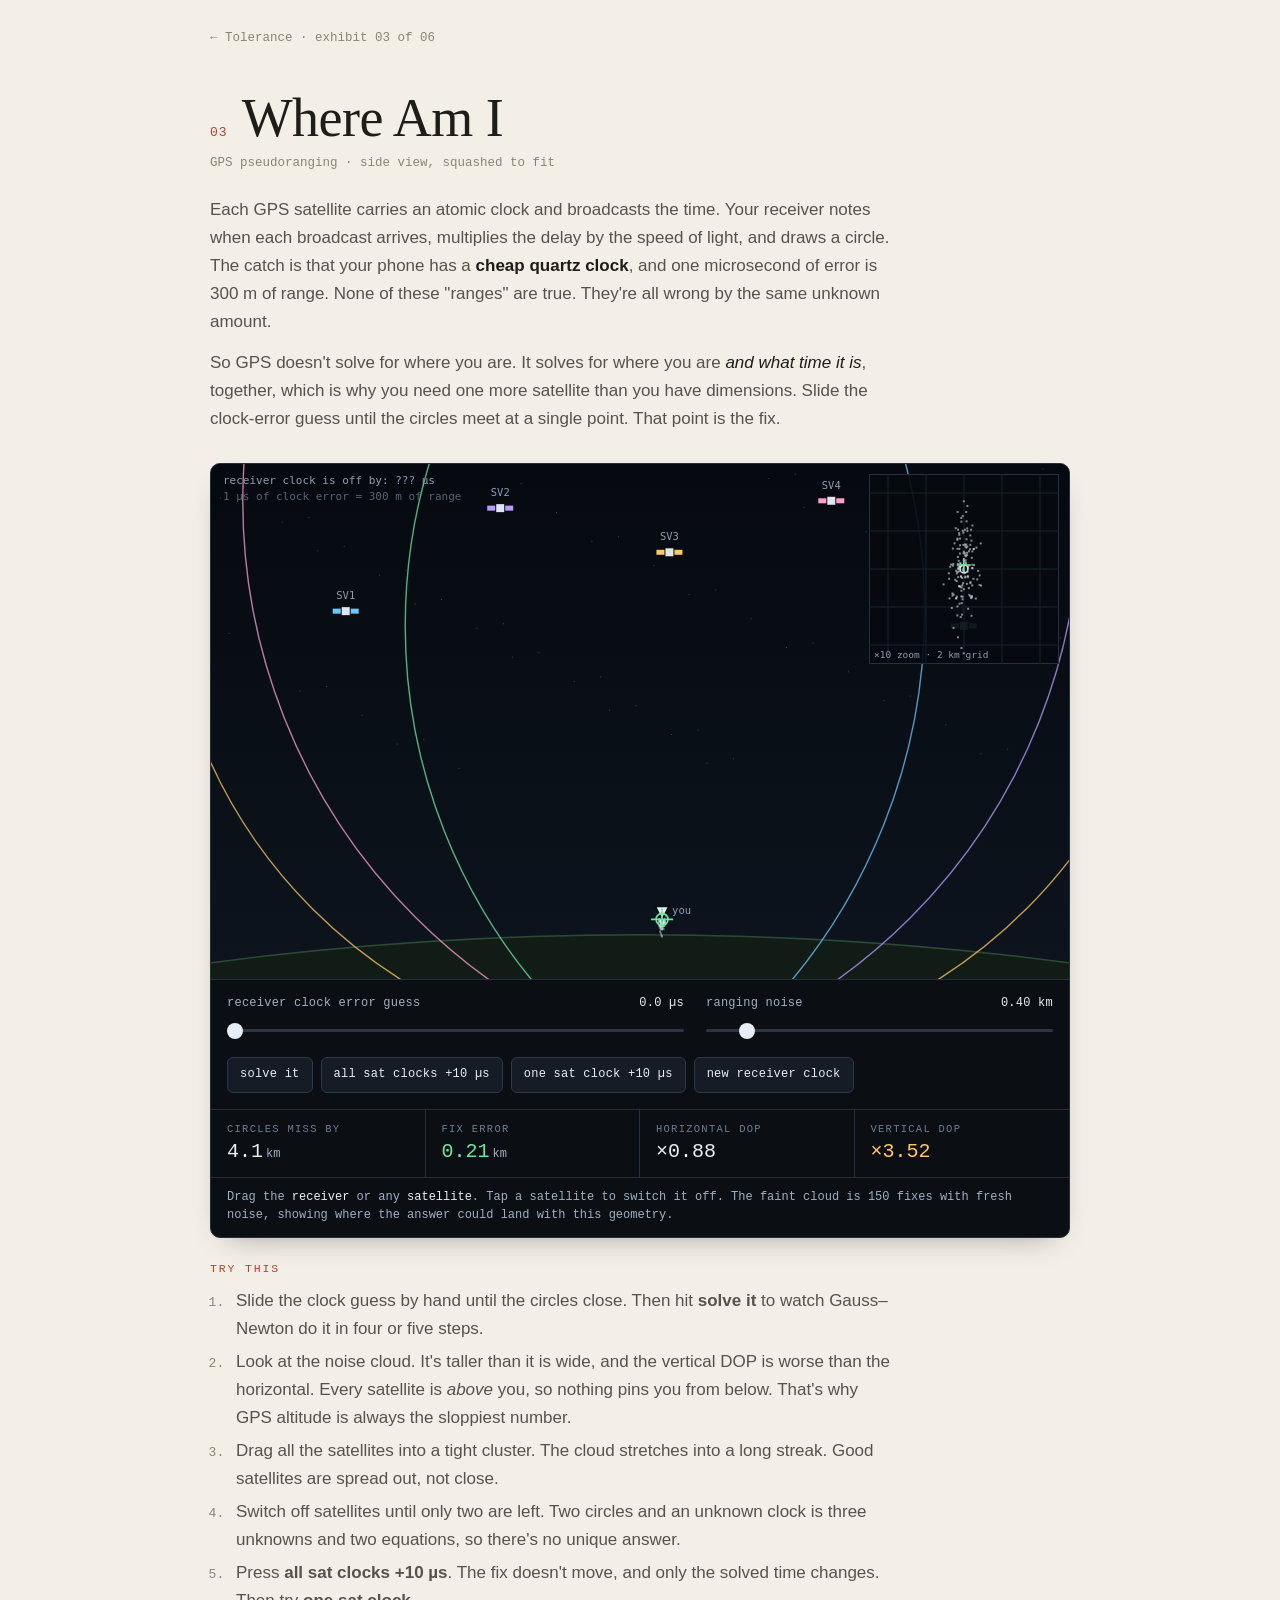
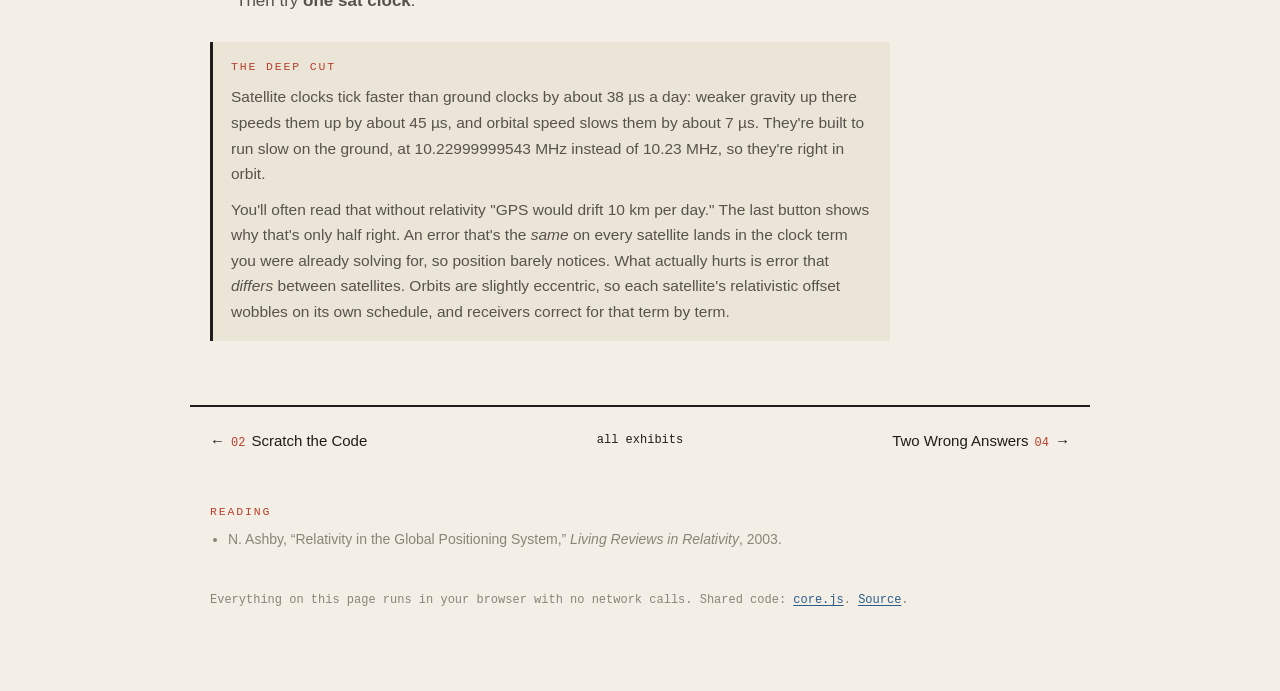
<file: gps/index.html>
<!DOCTYPE html>
<html lang="en">
<head>
<meta charset="utf-8">
<meta name="viewport" content="width=device-width, initial-scale=1">
<title>Where Am I · Tolerance</title>
<meta name="description" content="GPS as circles and a bad clock, and why altitude is always the sloppiest number.">
<meta name="theme-color" content="#f3efe6" media="(prefers-color-scheme: light)">
<meta name="theme-color" content="#121418" media="(prefers-color-scheme: dark)">
<link rel="icon" href="data:image/svg+xml,%3Csvg xmlns='http://www.w3.org/2000/svg' viewBox='0 0 64 64'%3E%3Crect width='64' height='64' rx='12' fill='%230b0f14'/%3E%3Cpath d='M8 40 L18 40 L22 28 L27 50 L32 14 L37 44 L41 34 L56 34' fill='none' stroke='%236ee7a0' stroke-width='4' stroke-linejoin='round' stroke-linecap='round'/%3E%3C/svg%3E">
<meta property="og:type" content="website">
<meta property="og:title" content="Where Am I · Tolerance">
<meta property="og:description" content="GPS as circles and a bad clock, and why altitude is always the sloppiest number.">
<meta property="og:url" content="https://jkastl.github.io/tolerance/gps/">
<link rel="stylesheet" href="../site.css">
</head>
<body class="solo">
<div class="wrap crumb"><a href="../">← Tolerance</a> · exhibit 03 of 06</div>
<main>
<section class="ex" id="fix">
  <div class="wrap">
    <div class="ex-head"><span class="ex-num">03</span><h2>Where Am I</h2></div>
    <div class="ex-sub">GPS pseudoranging · side view, squashed to fit</div>
    <div class="prose">
      <p>Each GPS satellite carries an atomic clock and broadcasts the time. Your receiver notes when each
      broadcast arrives, multiplies the delay by the speed of light, and draws a circle. The catch is
      that your phone has a <strong>cheap quartz clock</strong>, and one microsecond of error is
      300&nbsp;m of range. None of these "ranges" are true. They're all wrong by the same unknown amount.</p>
      <p>So GPS doesn't solve for where you are. It solves for where you are <em>and what time it is</em>,
      together, which is why you need one more satellite than you have dimensions. Slide the
      clock-error guess until the circles meet at a single point. That point is the fix.</p>
    </div>
    <div class="panel">
      <div class="screen"><canvas id="gps-cv" aria-label="Satellites above a receiver, with range circles"></canvas></div>
      <div class="controls">
        <div class="ctl" style="flex-basis:260px"><label for="gps-b">receiver clock error guess <b id="gps-b-v"></b></label>
          <input type="range" id="gps-b" min="0" max="300" step="0.1" value="0"></div>
        <div class="ctl"><label for="gps-n">ranging noise <b id="gps-n-v"></b></label>
          <input type="range" id="gps-n" min="0" max="4" step="0.05" value="0.4"></div>
        <div class="btns">
          <button id="gps-solve">solve it</button>
          <button id="gps-all" class="warn">all sat clocks +10 µs</button>
          <button id="gps-one" class="warn">one sat clock +10 µs</button>
          <button id="gps-reset">new receiver clock</button>
        </div>
      </div>
      <div class="readouts">
        <div class="ro"><div class="k">circles miss by</div><div class="v" id="gps-mis">—</div></div>
        <div class="ro"><div class="k">fix error</div><div class="v" id="gps-err">—</div></div>
        <div class="ro"><div class="k">horizontal DOP</div><div class="v" id="gps-hdop">—</div></div>
        <div class="ro"><div class="k">vertical DOP</div><div class="v" id="gps-vdop">—</div></div>
      </div>
      <div class="note">Drag the <b>receiver</b> or any <b>satellite</b>. Tap a satellite to switch it off. The faint cloud is 150 fixes with fresh noise, showing where the answer could land with this geometry.</div>
    </div>
    <div class="try">
      <h3>Try this</h3>
      <ol>
        <li>Slide the clock guess by hand until the circles close. Then hit <b>solve it</b> to watch Gauss–Newton do it in four or five steps.</li>
        <li>Look at the noise cloud. It's taller than it is wide, and the vertical DOP is worse than the horizontal. Every satellite is <em>above</em> you, so nothing pins you from below. That's why GPS altitude is always the sloppiest number.</li>
        <li>Drag all the satellites into a tight cluster. The cloud stretches into a long streak. Good satellites are spread out, not close.</li>
        <li>Switch off satellites until only two are left. Two circles and an unknown clock is three unknowns and two equations, so there's no unique answer.</li>
        <li>Press <b>all sat clocks +10 µs</b>. The fix doesn't move, and only the solved time changes. Then try <b>one sat clock</b>.</li>
      </ol>
    </div>
    <div class="deep">
      <h3>The deep cut</h3>
      <p>Satellite clocks tick faster than ground clocks by about 38&nbsp;µs a day: weaker gravity up
      there speeds them up by about 45&nbsp;µs, and orbital speed slows them by about 7&nbsp;µs. They're built to
      run slow on the ground, at 10.22999999543&nbsp;MHz instead of 10.23&nbsp;MHz, so they're right in orbit.</p>
      <p>You'll often read that without relativity "GPS would drift 10&nbsp;km per day." The last
      button shows why that's only half right. An error that's the <em>same</em> on every satellite
      lands in the clock term you were already solving for, so position barely notices. What actually
      hurts is error that <em>differs</em> between satellites. Orbits are slightly eccentric, so each
      satellite's relativistic offset wobbles on its own schedule, and receivers correct for that
      term by term.</p>
    </div>
  </div>
</section>
</main>
<nav class="pager wrap" aria-label="Exhibits"><a class="prev" href="../qr/">←<span class="n">02</span>Scratch the Code</a><a class="home" href="../">all exhibits</a><a class="next" href="../kalman/">Two Wrong Answers<span class="n">04</span>→</a></nav>
<footer class="page-foot">
  <div class="wrap">
    <div class="refs">
      <h3>Reading</h3>
      <ul>
        <li>N. Ashby, “Relativity in the Global Positioning System,” <i>Living Reviews in Relativity</i>, 2003.</li>
      </ul>
    </div>
    <p class="colophon">Everything on this page runs in your browser with no network calls. Shared code: <a href="../core.js">core.js</a>. <a href="https://github.com/jkastl/tolerance">Source</a>.</p>
  </div>
</footer>
<script src="../core.js"></script>
<script>
"use strict";
/* ================================================================
   03 · WHERE AM I — GPS pseudoranging (2-D side view)
   ================================================================ */
(() => {
  const cv = $('#gps-cv'), bIn = $('#gps-b'), nIn = $('#gps-n');
  const Ckm = 0.299792458; // km per µs
  const SAT_COL = ['#69c9ff', '#b69cff', '#ffc861', '#ff9ecf', '#6ee7a0'];
  const WORLD = { x0: -105, x1: 105, y0: -12, y1: 128 };
  let R, sc, ox, oy;
  const sats = [
    { x: -80, y: 88 }, { x: -38, y: 116 }, { x: 8, y: 104 }, { x: 52, y: 118 }, { x: 88, y: 84 },
  ].map(s => ({ ...s, on: true, clk: 0, z: gauss() }));
  const rx = { x: 6, y: 4 };
  let bTrue = 0, sigma = +nIn.value, guess = +bIn.value;
  let sabAll = false, sabOne = false;
  let cloud = [], fix = null, solvedShown = false, anim = null;

  function newClock() {
    bTrue = 40 + Math.random() * 110;
    for (const s of sats) s.z = gauss();
    solvedShown = false;
  }
  const active = () => sats.filter(s => s.on);
  function satClock(s, i) { return (sabAll ? 10 : 0) + (sabOne && i === 0 ? 10 : 0); }
  function pseudoranges(noiseFn) {
    return sats.map((s, i) => s.on
      ? Math.hypot(s.x - rx.x, s.y - rx.y) + Ckm * (bTrue - satClock(s, i)) + sigma * noiseFn(s, i)
      : null);
  }

  /* Gauss–Newton over (x, y[, cb]) — cb is clock bias in km */
  function solveLin(A, b) {
    const n = b.length, M = A.map((r, i) => r.concat([b[i]]));
    for (let c = 0; c < n; c++) {
      let piv = c; for (let r = c + 1; r < n; r++) if (Math.abs(M[r][c]) > Math.abs(M[piv][c])) piv = r;
      if (Math.abs(M[piv][c]) < 1e-12) return null;
      [M[c], M[piv]] = [M[piv], M[c]];
      for (let r = 0; r < n; r++) if (r !== c) { const f = M[r][c] / M[c][c]; for (let k = c; k <= n; k++) M[r][k] -= f * M[c][k]; }
    }
    return M.map((r, i) => r[n] / r[i]);
  }
  function solve(rho, fixedCb = null) {
    const S = sats.map((s, i) => ({ s, r: rho[i] })).filter(o => o.r != null);
    const nUnk = fixedCb == null ? 3 : 2;
    if (S.length < nUnk) return null;
    let x = 0, y = 0, cb = fixedCb == null ? 0 : fixedCb;
    const iters = [{ x, y, cb }];
    let rms = 0;
    for (let it = 0; it < 12; it++) {
      const JtJ = Array.from({ length: nUnk }, () => new Array(nUnk).fill(0)), Jtr = new Array(nUnk).fill(0);
      rms = 0;
      for (const { s, r } of S) {
        const d = Math.hypot(x - s.x, y - s.y) || 1e-9;
        const res = r - (d + cb);
        rms += res * res;
        const J = [(x - s.x) / d, (y - s.y) / d, 1].slice(0, nUnk);
        for (let a = 0; a < nUnk; a++) { Jtr[a] += J[a] * res; for (let b = 0; b < nUnk; b++) JtJ[a][b] += J[a] * J[b]; }
      }
      rms = Math.sqrt(rms / S.length);
      const dlt = solveLin(JtJ, Jtr);
      if (!dlt) return null;
      x += dlt[0]; y += dlt[1]; if (nUnk === 3) cb += dlt[2];
      iters.push({ x, y, cb });
      if (Math.hypot(dlt[0], dlt[1]) < 1e-6) break;
    }
    // final residual
    rms = 0;
    for (const { s, r } of S) { const res = r - (Math.hypot(x - s.x, y - s.y) + cb); rms += res * res; }
    rms = Math.sqrt(rms / S.length);
    return { x, y, cb, iters, rms };
  }
  function dop() {
    const S = active();
    if (S.length < 3) return null;
    const A = [[0, 0, 0], [0, 0, 0], [0, 0, 0]];
    for (const s of S) {
      const d = Math.hypot(rx.x - s.x, rx.y - s.y);
      const h = [(rx.x - s.x) / d, (rx.y - s.y) / d, 1];
      for (let a = 0; a < 3; a++) for (let b = 0; b < 3; b++) A[a][b] += h[a] * h[b];
    }
    const col = k => solveLin(A, [0, 1, 2].map(i => +(i === k)));
    const c0 = col(0), c1 = col(1);
    if (!c0 || !c1) return null;
    return { h: Math.sqrt(Math.abs(c0[0])), v: Math.sqrt(Math.abs(c1[1])) };
  }

  function recompute() {
    const rho = pseudoranges(s => s.z);
    fix = solve(rho);
    cloud = [];
    if (sigma > 0 && active().length >= 3) {
      for (let k = 0; k < 150; k++) {
        const f = solve(pseudoranges(() => gauss()));
        if (f) cloud.push(f);
      }
    }
    updateText(rho);
  }

  function updateText(rho) {
    $('#gps-b-v').textContent = guess.toFixed(1) + ' µs';
    $('#gps-n-v').textContent = sigma ? sigma.toFixed(2) + ' km' : 'none';
    const n = active().length;
    const fixedFit = solve(rho, Ckm * guess);
    const mis = $('#gps-mis');
    if (fixedFit) {
      mis.innerHTML = fixedFit.rms < 0.05 + sigma * 0.9 ? `<span class="ok">${fixedFit.rms.toFixed(2)}</span><small>km · met</small>` : `${fixedFit.rms.toFixed(1)}<small>km</small>`;
    } else mis.textContent = '—';
    const err = $('#gps-err');
    if (n < 3 || !fix) { err.innerHTML = `<span class="bad">no fix</span><small>${n} sats</small>`; }
    else {
      const e = Math.hypot(fix.x - rx.x, fix.y - rx.y);
      err.innerHTML = `<span class="${e < 1 ? 'ok' : e < 4 ? 'meh' : 'bad'}">${e.toFixed(2)}</span><small>km</small>`;
    }
    const D = dop();
    $('#gps-hdop').innerHTML = D ? `×${D.h.toFixed(2)}` : '—';
    $('#gps-vdop').innerHTML = D ? `<span class="${D.v > D.h * 1.3 ? 'meh' : ''}">×${D.v.toFixed(2)}</span>` : '—';
  }

  const W2S = (x, y) => [ox + (x - WORLD.x0) * sc, oy - (y - WORLD.y0) * sc];
  const S2W = (px, py) => [(px - ox) / sc + WORLD.x0, (oy - py) / sc + WORLD.y0];

  function draw() {
    const { ctx, w, h } = R;
    const g = ctx.createLinearGradient(0, 0, 0, h);
    g.addColorStop(0, '#060a10'); g.addColorStop(1, '#0d141d');
    ctx.fillStyle = g; ctx.fillRect(0, 0, w, h);
    // stars
    ctx.fillStyle = 'rgba(232,238,245,.25)';
    for (let i = 0; i < 60; i++) { const sx = (i * 97.3) % w, sy = (i * 53.1) % (h * 0.6); ctx.fillRect(sx, sy, 1, 1); }
    // ground: a gentle arc of a very large circle
    const Rearth = 900;
    const [ecx, ecy] = W2S(0, -Rearth);
    ctx.beginPath(); ctx.arc(ecx, ecy, Rearth * sc, 0, TAU);
    ctx.fillStyle = '#121c16'; ctx.fill();
    ctx.strokeStyle = '#2c4a36'; ctx.lineWidth = 1.5; ctx.stroke();

    ctx.save();
    ctx.beginPath(); ctx.rect(0, 0, w, h); ctx.clip();
    // range circles at the current guess
    const rho = pseudoranges(s => s.z);
    sats.forEach((s, i) => {
      if (!s.on) return;
      const r = rho[i] - Ckm * guess;
      if (r <= 0) return;
      const [cx, cy] = W2S(s.x, s.y);
      ctx.beginPath(); ctx.arc(cx, cy, r * sc, 0, TAU);
      ctx.strokeStyle = SAT_COL[i]; ctx.globalAlpha = 0.75; ctx.lineWidth = 1.4; ctx.stroke();
      ctx.globalAlpha = 1;
    });
    // noise cloud
    ctx.fillStyle = 'rgba(232,238,245,.45)';
    for (const f of cloud) { const [px, py] = W2S(f.x, f.y); ctx.fillRect(px - 1, py - 1, 2, 2); }
    // solver path
    if (anim) {
      const k = Math.min(anim.pts.length - 1, Math.floor(anim.t / 0.28));
      ctx.strokeStyle = COL.sig; ctx.setLineDash([4, 3]); ctx.lineWidth = 1.2; ctx.beginPath();
      for (let i = 0; i <= k; i++) { const [px, py] = W2S(anim.pts[i].x, anim.pts[i].y); i ? ctx.lineTo(px, py) : ctx.moveTo(px, py); }
      ctx.stroke(); ctx.setLineDash([]);
      for (let i = 0; i <= k; i++) {
        const [px, py] = W2S(anim.pts[i].x, anim.pts[i].y);
        ctx.fillStyle = COL.sig; ctx.beginPath(); ctx.arc(px, py, 2.5, 0, TAU); ctx.fill();
        ctx.font = font(9.5); ctx.fillText(i, px + 5, py - 4);
      }
    }
    ctx.restore();

    // satellites
    ctx.font = font(10.5); ctx.textAlign = 'center';
    sats.forEach((s, i) => {
      const [px, py] = W2S(s.x, s.y);
      ctx.globalAlpha = s.on ? 1 : 0.35;
      ctx.fillStyle = SAT_COL[i];
      ctx.fillRect(px - 13, py - 2.5, 8, 5); ctx.fillRect(px + 5, py - 2.5, 8, 5);
      ctx.fillStyle = '#dfe6ee'; ctx.fillRect(px - 4, py - 4, 8, 8);
      if (!s.on) {
        ctx.strokeStyle = COL.fault; ctx.lineWidth = 2;
        ctx.beginPath(); ctx.moveTo(px - 7, py - 7); ctx.lineTo(px + 7, py + 7); ctx.moveTo(px + 7, py - 7); ctx.lineTo(px - 7, py + 7); ctx.stroke();
      }
      const clk = satClock(s, i);
      ctx.fillStyle = clk ? COL.fault : COL.text;
      ctx.fillText(clk ? `clock +${clk} µs` : `SV${i + 1}`, px, py - 12);
      ctx.globalAlpha = 1;
    });
    // truth
    const [tx, ty] = W2S(rx.x, rx.y);
    ctx.fillStyle = COL.bright; ctx.strokeStyle = COL.bg; ctx.lineWidth = 2;
    ctx.beginPath(); ctx.moveTo(tx, ty); ctx.lineTo(tx - 7, ty - 14); ctx.lineTo(tx + 7, ty - 14); ctx.closePath(); ctx.fill(); ctx.stroke();
    ctx.fillStyle = COL.text; ctx.textAlign = 'left'; ctx.fillText('you', tx + 10, ty - 6);
    // fix
    if (fix && active().length >= 3) {
      const [fx, fy] = W2S(fix.x, fix.y);
      ctx.strokeStyle = COL.sig; ctx.lineWidth = 1.6;
      ctx.beginPath(); ctx.arc(fx, fy, 6, 0, TAU); ctx.moveTo(fx - 11, fy); ctx.lineTo(fx + 11, fy); ctx.moveTo(fx, fy - 11); ctx.lineTo(fx, fy + 11); ctx.stroke();
    }
    drawInset(ctx, w, h, rho);
    // HUD
    const hy = w < 560 ? h - 40 : 20;
    ctx.font = font(11); ctx.textAlign = 'left'; ctx.fillStyle = COL.text;
    ctx.fillText(`receiver clock is off by: ${solvedShown && fix ? (fix.cb / Ckm).toFixed(1) + ' µs (solved)' : '??? µs'}`, 12, hy);
    ctx.fillStyle = 'rgba(141,157,176,.6)';
    ctx.fillText(`1 µs of clock error = ${(Ckm * 1000).toFixed(0)} m of range`, 12, hy + 16);
    if (active().length < 3) {
      ctx.fillStyle = COL.fault; ctx.textAlign = 'center';
      ctx.fillText('need ≥ 3 satellites in 2-D (≥ 4 in real 3-D life)', w / 2, w < 560 ? h / 2 : h - 16);
    }
  }

  /* magnified view around the receiver: 10 km across */
  function drawInset(ctx, w, h, rho) {
    const size = Math.round(clamp(w * 0.24, 110, 190)), ix = w - size - 10, iy = 10;
    const span = 10, k = size / span;
    const P = (x, y) => [ix + size / 2 + (x - rx.x) * k, iy + size / 2 - (y - rx.y) * k];
    ctx.save();
    ctx.fillStyle = 'rgba(6,10,16,.92)'; ctx.fillRect(ix, iy, size, size);
    ctx.strokeStyle = COL.grid2; ctx.lineWidth = 1; ctx.strokeRect(ix + .5, iy + .5, size - 1, size - 1);
    ctx.beginPath(); ctx.rect(ix, iy, size, size); ctx.clip();
    ctx.strokeStyle = COL.grid;
    for (let d = -4; d <= 4; d += 2) {
      const [gx, gy] = P(rx.x + d, rx.y + d);
      ctx.beginPath(); ctx.moveTo(gx, iy); ctx.lineTo(gx, iy + size); ctx.moveTo(ix, gy); ctx.lineTo(ix + size, gy); ctx.stroke();
    }
    sats.forEach((s, i) => {
      if (!s.on) return;
      const r = rho[i] - Ckm * guess; if (r <= 0) return;
      const [cx, cy] = P(s.x, s.y);
      ctx.beginPath(); ctx.arc(cx, cy, r * k, 0, TAU); ctx.strokeStyle = SAT_COL[i]; ctx.globalAlpha = .8; ctx.lineWidth = 1.2; ctx.stroke(); ctx.globalAlpha = 1;
    });
    ctx.fillStyle = 'rgba(232,238,245,.55)';
    for (const f of cloud) { const [px, py] = P(f.x, f.y); ctx.fillRect(px - 1, py - 1, 2, 2); }
    const [tx, ty] = P(rx.x, rx.y);
    ctx.strokeStyle = COL.bright; ctx.lineWidth = 1.5; ctx.beginPath(); ctx.arc(tx, ty, 4, 0, TAU); ctx.stroke();
    if (fix && active().length >= 3) {
      const [fx, fy] = P(fix.x, fix.y);
      ctx.strokeStyle = COL.sig; ctx.beginPath(); ctx.moveTo(fx - 7, fy); ctx.lineTo(fx + 7, fy); ctx.moveTo(fx, fy - 7); ctx.lineTo(fx, fy + 7); ctx.stroke();
    }
    ctx.restore();
    ctx.font = font(9.5); ctx.fillStyle = COL.text; ctx.textAlign = 'left';
    ctx.fillText('×10 zoom · 2 km grid', ix + 5, iy + size - 6);
  }

  /* dragging and tapping */
  let drag = null;
  cv.addEventListener('pointerdown', e => {
    const p = ptr(cv, e);
    let best = null, bd = 22;
    sats.forEach((s, i) => { const [px, py] = W2S(s.x, s.y); const d = Math.hypot(px - p.x, py - p.y); if (d < bd) { bd = d; best = { kind: 'sat', i }; } });
    const [tx, ty] = W2S(rx.x, rx.y - 1.5);
    if (Math.hypot(tx - p.x, ty - 7 - p.y) < 22 && (!best || Math.hypot(tx - p.x, ty - 7 - p.y) < bd)) best = { kind: 'rx' };
    if (!best) return;
    drag = { ...best, x0: p.x, y0: p.y, moved: false };
    cv.setPointerCapture(e.pointerId);
    e.preventDefault();
  });
  cv.addEventListener('pointermove', e => {
    if (!drag) return;
    const p = ptr(cv, e);
    if (Math.hypot(p.x - drag.x0, p.y - drag.y0) > 4) drag.moved = true;
    if (!drag.moved) return;
    const [wx, wy] = S2W(p.x, p.y);
    if (drag.kind === 'sat') { const s = sats[drag.i]; s.x = clamp(wx, WORLD.x0 + 4, WORLD.x1 - 4); s.y = clamp(wy, 40, WORLD.y1 - 4); }
    else { rx.x = clamp(wx, WORLD.x0 + 10, WORLD.x1 - 10); rx.y = clamp(wy, 0, 25); }
    anim = null;
    recompute(); draw();
  });
  const up = () => {
    if (drag && !drag.moved && drag.kind === 'sat') { sats[drag.i].on = !sats[drag.i].on; anim = null; recompute(); draw(); }
    drag = null;
  };
  cv.addEventListener('pointerup', up);
  cv.addEventListener('pointercancel', () => { drag = null; });

  bIn.addEventListener('input', () => { guess = +bIn.value; anim = null; recompute(); draw(); });
  nIn.addEventListener('input', () => { sigma = +nIn.value; recompute(); draw(); });
  $('#gps-solve').addEventListener('click', () => {
    recompute();
    if (!fix) return;
    anim = { pts: fix.iters, t: 0, from: guess, to: clamp(fix.cb / Ckm, 0, 300) };
    solvedShown = true;
  });
  const allBtn = $('#gps-all'), oneBtn = $('#gps-one');
  allBtn.addEventListener('click', () => { sabAll = !sabAll; allBtn.classList.toggle('on', sabAll); recompute(); draw(); });
  oneBtn.addEventListener('click', () => { sabOne = !sabOne; oneBtn.classList.toggle('on', sabOne); recompute(); draw(); });
  $('#gps-reset').addEventListener('click', () => {
    newClock(); guess = 0; bIn.value = 0; anim = null; recompute(); draw();
  });

  const ex = register($('#fix'), {
    resize() {
      R = fit(cv, window.innerWidth <= 640 ? 0.85 : 0.6, 300, 540);
      sc = Math.min(R.w / (WORLD.x1 - WORLD.x0), R.h / (WORLD.y1 - WORLD.y0));
      ox = (R.w - (WORLD.x1 - WORLD.x0) * sc) / 2;
      oy = R.h - (R.h - (WORLD.y1 - WORLD.y0) * sc) / 2;
      draw();
    },
    tick(dt) {
      if (!anim) return;
      anim.t += dt;
      const total = anim.pts.length * 0.28;
      const u = clamp(anim.t / total, 0, 1);
      guess = lerp(anim.from, anim.to, 1 - Math.pow(1 - u, 3));
      bIn.value = guess;
      updateText(pseudoranges(s => s.z));
      draw();
      if (anim.t > total + 1.2) { anim = null; draw(); }
    },
  });
  newClock(); recompute(); ex.resize();
  io.observe(ex.el);
})();
</script>
</body>
</html>
</file>
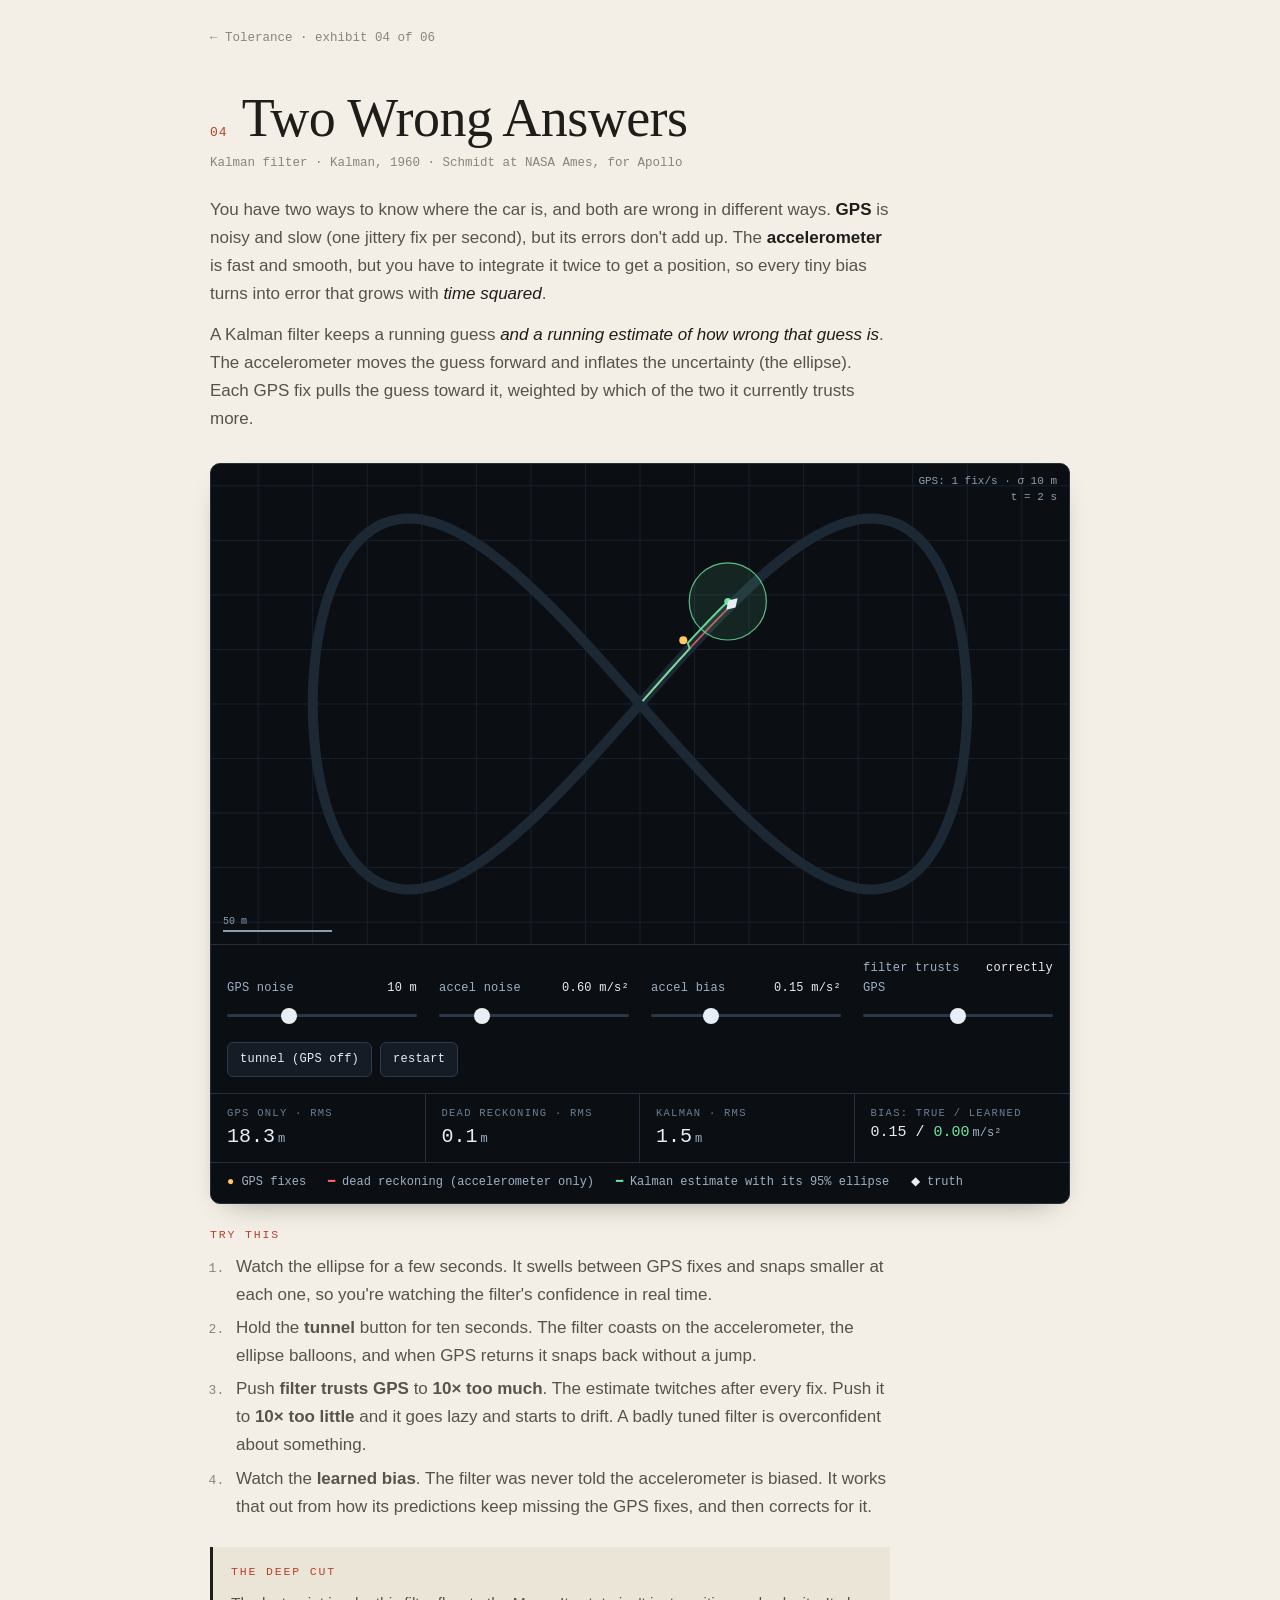
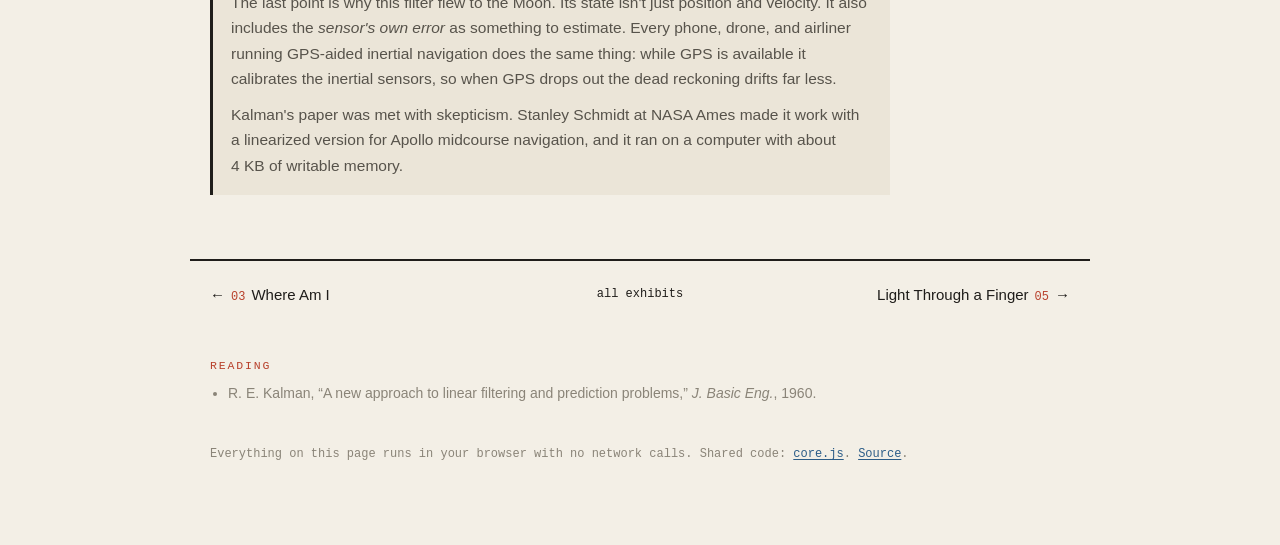
<file: kalman/index.html>
<!DOCTYPE html>
<html lang="en">
<head>
<meta charset="utf-8">
<meta name="viewport" content="width=device-width, initial-scale=1">
<title>Two Wrong Answers · Tolerance</title>
<meta name="description" content="A Kalman filter blends noisy GPS with a drifting accelerometer, and learns the drift.">
<meta name="theme-color" content="#f3efe6" media="(prefers-color-scheme: light)">
<meta name="theme-color" content="#121418" media="(prefers-color-scheme: dark)">
<link rel="icon" href="data:image/svg+xml,%3Csvg xmlns='http://www.w3.org/2000/svg' viewBox='0 0 64 64'%3E%3Crect width='64' height='64' rx='12' fill='%230b0f14'/%3E%3Cpath d='M8 40 L18 40 L22 28 L27 50 L32 14 L37 44 L41 34 L56 34' fill='none' stroke='%236ee7a0' stroke-width='4' stroke-linejoin='round' stroke-linecap='round'/%3E%3C/svg%3E">
<meta property="og:type" content="website">
<meta property="og:title" content="Two Wrong Answers · Tolerance">
<meta property="og:description" content="A Kalman filter blends noisy GPS with a drifting accelerometer, and learns the drift.">
<meta property="og:url" content="https://jkastl.github.io/tolerance/kalman/">
<link rel="stylesheet" href="../site.css">
</head>
<body class="solo">
<div class="wrap crumb"><a href="../">← Tolerance</a> · exhibit 04 of 06</div>
<main>
<section class="ex" id="blend">
  <div class="wrap">
    <div class="ex-head"><span class="ex-num">04</span><h2>Two Wrong Answers</h2></div>
    <div class="ex-sub">Kalman filter · Kalman, 1960 · Schmidt at NASA Ames, for Apollo</div>
    <div class="prose">
      <p>You have two ways to know where the car is, and both are wrong in different ways. <strong>GPS</strong>
      is noisy and slow (one jittery fix per second), but its errors don't add up. The
      <strong>accelerometer</strong> is fast and smooth, but you have to integrate it twice to get a
      position, so every tiny bias turns into error that grows with <em>time squared</em>.</p>
      <p>A Kalman filter keeps a running guess <em>and a running estimate of how wrong that guess is</em>.
      The accelerometer moves the guess forward and inflates the uncertainty (the ellipse). Each GPS fix
      pulls the guess toward it, weighted by which of the two it currently trusts more.</p>
    </div>
    <div class="panel">
      <div class="screen"><canvas id="kf-cv" aria-label="A vehicle on a figure-eight with GPS, dead reckoning, and Kalman estimates"></canvas></div>
      <div class="controls">
        <div class="ctl"><label for="kf-g">GPS noise <b id="kf-g-v"></b></label>
          <input type="range" id="kf-g" min="1" max="30" step="0.5" value="10"></div>
        <div class="ctl"><label for="kf-a">accel noise <b id="kf-a-v"></b></label>
          <input type="range" id="kf-a" min="0" max="3" step="0.05" value="0.6"></div>
        <div class="ctl"><label for="kf-bias">accel bias <b id="kf-bias-v"></b></label>
          <input type="range" id="kf-bias" min="0" max="0.5" step="0.01" value="0.15"></div>
        <div class="ctl"><label for="kf-t">filter trusts GPS <b id="kf-t-v"></b></label>
          <input type="range" id="kf-t" min="-1" max="1" step="0.05" value="0"></div>
        <div class="btns">
          <button id="kf-tunnel" class="warn">tunnel (GPS off)</button>
          <button id="kf-reset">restart</button>
        </div>
      </div>
      <div class="readouts">
        <div class="ro"><div class="k">GPS only · rms</div><div class="v" id="kf-e-g">—</div></div>
        <div class="ro"><div class="k">dead reckoning · rms</div><div class="v" id="kf-e-d">—</div></div>
        <div class="ro"><div class="k">Kalman · rms</div><div class="v" id="kf-e-k">—</div></div>
        <div class="ro"><div class="k">bias: true / learned</div><div class="v" id="kf-bias-ro" style="font-size:15px">—</div></div>
      </div>
      <div class="note"><b style="color:var(--caution)">●</b> GPS fixes &nbsp; <b style="color:var(--fault)">━</b> dead reckoning (accelerometer only) &nbsp; <b style="color:var(--sig)">━</b> Kalman estimate with its 95% ellipse &nbsp; <b>◆</b> truth</div>
    </div>
    <div class="try">
      <h3>Try this</h3>
      <ol>
        <li>Watch the ellipse for a few seconds. It swells between GPS fixes and snaps smaller at each one, so you're watching the filter's confidence in real time.</li>
        <li>Hold the <b>tunnel</b> button for ten seconds. The filter coasts on the accelerometer, the ellipse balloons, and when GPS returns it snaps back without a jump.</li>
        <li>Push <b>filter trusts GPS</b> to <b>10× too much</b>. The estimate twitches after every fix. Push it to <b>10× too little</b> and it goes lazy and starts to drift. A badly tuned filter is overconfident about something.</li>
        <li>Watch the <b>learned bias</b>. The filter was never told the accelerometer is biased. It works that out from how its predictions keep missing the GPS fixes, and then corrects for it.</li>
      </ol>
    </div>
    <div class="deep">
      <h3>The deep cut</h3>
      <p>The last point is why this filter flew to the Moon. Its state isn't just position and velocity. It also
      includes the <em>sensor's own error</em> as something to estimate. Every
      phone, drone, and airliner running GPS-aided inertial navigation does the same thing: while GPS is
      available it calibrates the inertial sensors, so when GPS drops out the dead reckoning drifts far less.</p>
      <p>Kalman's paper was met with skepticism. Stanley Schmidt at NASA Ames made it work with a
      linearized version for Apollo midcourse navigation, and it ran on a computer with about 4&nbsp;KB of
      writable memory.</p>
    </div>
  </div>
</section>
</main>
<nav class="pager wrap" aria-label="Exhibits"><a class="prev" href="../gps/">←<span class="n">03</span>Where Am I</a><a class="home" href="../">all exhibits</a><a class="next" href="../pulse-ox/">Light Through a Finger<span class="n">05</span>→</a></nav>
<footer class="page-foot">
  <div class="wrap">
    <div class="refs">
      <h3>Reading</h3>
      <ul>
        <li>R. E. Kalman, “A new approach to linear filtering and prediction problems,” <i>J. Basic Eng.</i>, 1960.</li>
      </ul>
    </div>
    <p class="colophon">Everything on this page runs in your browser with no network calls. Shared code: <a href="../core.js">core.js</a>. <a href="https://github.com/jkastl/tolerance">Source</a>.</p>
  </div>
</footer>
<script src="../core.js"></script>
<script>
"use strict";
/* ================================================================
   04 · TWO WRONG ANSWERS — GPS + accelerometer Kalman filter
   ================================================================ */
(() => {
  const cv = $('#kf-cv');
  const gIn = $('#kf-g'), aIn = $('#kf-a'), bIn = $('#kf-bias'), tIn = $('#kf-t');
  const tunnelBtn = $('#kf-tunnel');
  const A = 150, Bm = 85, W1 = 0.16, W2 = 0.32;     // figure-eight, metres and rad/s
  const DT = 0.01, GPS_PERIOD = 1;
  let R, sc, cx, cy;
  let sg = +gIn.value, sa = +aIn.value, biasMag = +bIn.value, trustExp = -tIn.value;
  let tunnel = false, tunnelHeld = false;

  // one 3-state filter per axis: [position, velocity, accel bias]
  function makeKF(p0, v0) {
    return { s: [p0, v0, 0], P: [[sg * sg, 0, 0], [0, 1, 0], [0, 0, 0.25]] };
  }
  function kfPredict(k, u, dt) {
    const [p, v, b] = k.s, a = u - b;
    k.s = [p + v * dt + 0.5 * a * dt * dt, v + a * dt, b];
    const F = [[1, dt, -0.5 * dt * dt], [0, 1, -dt], [0, 0, 1]];
    const P = k.P;
    const FP = F.map(r => [0, 1, 2].map(j => r[0] * P[0][j] + r[1] * P[1][j] + r[2] * P[2][j]));
    const N = FP.map(r => [0, 1, 2].map(j => r[0] * F[j][0] + r[1] * F[j][1] + r[2] * F[j][2]));
    const q = Math.max(sa, 0.05) ** 2, G = [0.5 * dt * dt, dt, 0];
    for (let i = 0; i < 3; i++) for (let j = 0; j < 3; j++) N[i][j] += q * G[i] * G[j];
    N[2][2] += 1e-5 * dt;   // bias may wander slowly
    k.P = N;
  }
  function kfUpdate(k, z, Rv) {
    const P = k.P, S = P[0][0] + Rv;
    const K = [P[0][0] / S, P[1][0] / S, P[2][0] / S];
    const y = z - k.s[0];
    k.s = k.s.map((v, i) => v + K[i] * y);
    const row0 = P[0].slice();
    k.P = P.map((r, i) => r.map((v, j) => v - K[i] * row0[j]));
  }

  let t, truth, bias, kx, ky, dr, gpsFix, gpsTimer, trails, errs, errTimer, gpsLog;
  function truthAt(t) {
    return {
      x: A * Math.sin(W1 * t), y: Bm * Math.sin(W2 * t),
      vx: A * W1 * Math.cos(W1 * t), vy: Bm * W2 * Math.cos(W2 * t),
      ax: -A * W1 * W1 * Math.sin(W1 * t), ay: -Bm * W2 * W2 * Math.sin(W2 * t),
    };
  }
  function reset() {
    t = 0; truth = truthAt(0);
    const th = Math.random() * TAU;
    bias = { x: biasMag * Math.cos(th), y: biasMag * Math.sin(th), th };
    kx = makeKF(truth.x, truth.vx); ky = makeKF(truth.y, truth.vy);
    dr = { x: truth.x, y: truth.y, vx: truth.vx, vy: truth.vy };
    gpsFix = { x: truth.x, y: truth.y }; gpsTimer = 0;
    trails = { truth: [], kf: [], dr: [] }; gpsLog = [];
    errs = { g: [], d: [], k: [] }; errTimer = 0;
  }

  function step() {
    t += DT;
    truth = truthAt(t);
    const ux = truth.ax + bias.x + sa * gauss(), uy = truth.ay + bias.y + sa * gauss();
    // dead reckoning: integrate the raw accelerometer
    dr.x += dr.vx * DT + 0.5 * ux * DT * DT; dr.vx += ux * DT;
    dr.y += dr.vy * DT + 0.5 * uy * DT * DT; dr.vy += uy * DT;
    kfPredict(kx, ux, DT); kfPredict(ky, uy, DT);
    gpsTimer += DT;
    if (gpsTimer >= GPS_PERIOD) {
      gpsTimer -= GPS_PERIOD;
      if (!tunnel) {
        gpsFix = { x: truth.x + sg * gauss(), y: truth.y + sg * gauss() };
        gpsLog.push({ ...gpsFix, t }); if (gpsLog.length > 12) gpsLog.shift();
        const Rv = (sg * Math.pow(10, trustExp)) ** 2;
        kfUpdate(kx, gpsFix.x, Rv); kfUpdate(ky, gpsFix.y, Rv);
      }
    }
    errTimer += DT;
    if (errTimer >= 0.05) {
      errTimer = 0;
      const push = (arr, e) => { arr.push(e * e); if (arr.length > 200) arr.shift(); };
      push(errs.g, Math.hypot(gpsFix.x - truth.x, gpsFix.y - truth.y));
      push(errs.d, Math.hypot(dr.x - truth.x, dr.y - truth.y));
      push(errs.k, Math.hypot(kx.s[0] - truth.x, ky.s[0] - truth.y));
      const tp = (arr, p) => { arr.push(p); if (arr.length > 180) arr.shift(); };
      tp(trails.truth, [truth.x, truth.y]); tp(trails.kf, [kx.s[0], ky.s[0]]); tp(trails.dr, [dr.x, dr.y]);
    }
  }

  const W = (x, y) => [cx + x * sc, cy - y * sc];

  function draw() {
    const { ctx, w, h } = R;
    ctx.fillStyle = COL.bg; ctx.fillRect(0, 0, w, h);
    // grid, 25 m
    ctx.strokeStyle = COL.grid; ctx.lineWidth = 1;
    for (let gx = -250; gx <= 250; gx += 25) { const [px] = W(gx, 0); ctx.beginPath(); ctx.moveTo(px, 0); ctx.lineTo(px, h); ctx.stroke(); }
    for (let gy = -150; gy <= 150; gy += 25) { const [, py] = W(0, gy); ctx.beginPath(); ctx.moveTo(0, py); ctx.lineTo(w, py); ctx.stroke(); }
    // road
    ctx.strokeStyle = '#1d2835'; ctx.lineWidth = 10; ctx.lineCap = 'round'; ctx.beginPath();
    for (let i = 0; i <= 240; i++) { const q = truthAt(i / 240 * TAU / W1); const [px, py] = W(q.x, q.y); i ? ctx.lineTo(px, py) : ctx.moveTo(px, py); }
    ctx.stroke(); ctx.lineCap = 'butt';
    // scale bar
    ctx.fillStyle = COL.text; ctx.font = font(10);
    const [s0] = W(0, 0), [s1] = W(50, 0);
    ctx.fillRect(12, h - 14, s1 - s0, 2); ctx.fillText('50 m', 12, h - 20);

    const trail = (arr, col, width) => {
      ctx.strokeStyle = col; ctx.lineWidth = width; ctx.beginPath();
      arr.forEach(([x, y], i) => { const [px, py] = W(x, y); i ? ctx.lineTo(px, py) : ctx.moveTo(px, py); });
      ctx.stroke();
    };
    ctx.save(); ctx.beginPath(); ctx.rect(0, 0, w, h); ctx.clip();
    trail(trails.dr, 'rgba(255,107,91,.8)', 1.6);
    trail(trails.kf, 'rgba(110,231,160,.9)', 2);
    // GPS fixes
    gpsLog.forEach((g, i) => {
      const [px, py] = W(g.x, g.y), a = (i + 1) / gpsLog.length;
      ctx.fillStyle = `rgba(255,200,97,${0.25 + 0.75 * a})`;
      ctx.beginPath(); ctx.arc(px, py, i === gpsLog.length - 1 ? 4 : 2.6, 0, TAU); ctx.fill();
    });
    // covariance ellipse (95% ≈ 2.45σ for 2-D)
    const [kxp, kyp] = W(kx.s[0], ky.s[0]);
    const ex = 2.45 * Math.sqrt(Math.max(kx.P[0][0], 0)) * sc, ey = 2.45 * Math.sqrt(Math.max(ky.P[0][0], 0)) * sc;
    ctx.beginPath(); ctx.ellipse(kxp, kyp, Math.max(ex, 1), Math.max(ey, 1), 0, 0, TAU);
    ctx.fillStyle = 'rgba(110,231,160,.10)'; ctx.fill();
    ctx.strokeStyle = 'rgba(110,231,160,.8)'; ctx.lineWidth = 1.2; ctx.stroke();
    ctx.fillStyle = COL.sig; ctx.beginPath(); ctx.arc(kxp, kyp, 3.5, 0, TAU); ctx.fill();
    // dead reckoning head
    const [dx, dy] = W(dr.x, dr.y);
    ctx.fillStyle = COL.fault; ctx.beginPath(); ctx.arc(dx, dy, 3.5, 0, TAU); ctx.fill();
    // truth
    const [tx, ty] = W(truth.x, truth.y);
    const ang = Math.atan2(-truth.vy, truth.vx);
    ctx.save(); ctx.translate(tx, ty); ctx.rotate(ang);
    ctx.fillStyle = COL.bright; ctx.beginPath(); ctx.moveTo(8, 0); ctx.lineTo(0, 5); ctx.lineTo(-8, 0); ctx.lineTo(0, -5); ctx.closePath(); ctx.fill();
    ctx.restore();
    ctx.restore();
    // dead reckoning off-screen marker
    if (dx < 0 || dx > w || dy < 0 || dy > h) {
      const mx = clamp(dx, 14, w - 14), my = clamp(dy, 14, h - 14);
      const d = Math.hypot(dr.x - truth.x, dr.y - truth.y);
      ctx.fillStyle = COL.fault; ctx.font = font(10.5);
      ctx.textAlign = mx > w / 2 ? 'right' : 'left';
      ctx.fillText(`dead reckoning: ${d > 9999 ? (d / 1000).toFixed(0) + ' km' : d.toFixed(0) + ' m'} away →`, mx + (mx > w / 2 ? -4 : 4), my + 4);
      ctx.textAlign = 'left';
    }
    // HUD
    ctx.font = font(11); ctx.fillStyle = tunnel ? COL.fault : COL.text; ctx.textAlign = 'right';
    ctx.fillText(tunnel ? 'GPS: NO SIGNAL' : `GPS: 1 fix/s · σ ${sg} m`, w - 12, 20);
    ctx.fillStyle = COL.text;
    ctx.fillText(`t = ${t.toFixed(0)} s`, w - 12, 36);
    ctx.textAlign = 'left';
  }

  function updateText() {
    $('#kf-g-v').textContent = sg + ' m';
    $('#kf-a-v').textContent = sa.toFixed(2) + ' m/s²';
    $('#kf-bias-v').textContent = biasMag.toFixed(2) + ' m/s²';
    const m = Math.pow(10, trustExp);
    $('#kf-t-v').textContent = Math.abs(trustExp) < 0.03 ? 'correctly' : m > 1 ? `${m.toFixed(1)}× too little` : `${(1 / m).toFixed(1)}× too much`;
  }
  function updateReadouts() {
    const rms = a => a.length ? Math.sqrt(a.reduce((s, v) => s + v, 0) / a.length) : 0;
    const g = rms(errs.g), d = rms(errs.d), k = rms(errs.k);
    const f = v => v > 9999 ? (v / 1000).toFixed(1) + '<small>km</small>' : v.toFixed(1) + '<small>m</small>';
    $('#kf-e-g').innerHTML = f(g);
    $('#kf-e-d').innerHTML = `<span class="${d > g ? 'bad' : ''}">${f(d)}</span>`;
    $('#kf-e-k').innerHTML = `<span class="${k < g && k < d ? 'ok' : ''}">${f(k)}</span>`;
    $('#kf-bias-ro').innerHTML = `${biasMag.toFixed(2)} / <span class="ok">${Math.hypot(kx.s[2], ky.s[2]).toFixed(2)}</span><small>m/s²</small>`;
  }

  gIn.addEventListener('input', () => { sg = +gIn.value; updateText(); });
  aIn.addEventListener('input', () => { sa = +aIn.value; updateText(); });
  bIn.addEventListener('input', () => {
    biasMag = +bIn.value; bias.x = biasMag * Math.cos(bias.th); bias.y = biasMag * Math.sin(bias.th); updateText();
  });
  tIn.addEventListener('input', () => { trustExp = -tIn.value; updateText(); });
  // tunnel: toggles on click, or hold for momentary
  let downAt = 0;
  const setTunnel = v => { tunnel = v; tunnelBtn.classList.toggle('on', v); };
  tunnelBtn.addEventListener('pointerdown', () => { downAt = performance.now(); tunnelHeld = tunnel; setTunnel(true); });
  tunnelBtn.addEventListener('pointerup', () => {
    const held = performance.now() - downAt > 400;
    if (held) setTunnel(false); else setTunnel(!tunnelHeld);
  });
  tunnelBtn.addEventListener('keydown', e => { if (e.key === 'Enter' || e.key === ' ') { e.preventDefault(); setTunnel(!tunnel); } });
  $('#kf-reset').addEventListener('click', () => { reset(); draw(); });

  let roTimer = 0;
  const ex = register($('#blend'), {
    resize() {
      R = fit(cv, window.innerWidth <= 640 ? 0.8 : 0.56, 280, 500);
      sc = Math.min(R.w / 360, R.h / 220);
      cx = R.w / 2; cy = R.h / 2;
      draw();
    },
    tick(dt) {
      const n = Math.round(dt / DT);
      for (let i = 0; i < n; i++) step();
      roTimer += dt;
      if (roTimer > 0.25) { roTimer = 0; updateReadouts(); }
      draw();
    },
  });
  reset(); updateText(); ex.resize(); updateReadouts();
  io.observe(ex.el);
})();
</script>
</body>
</html>
</file>
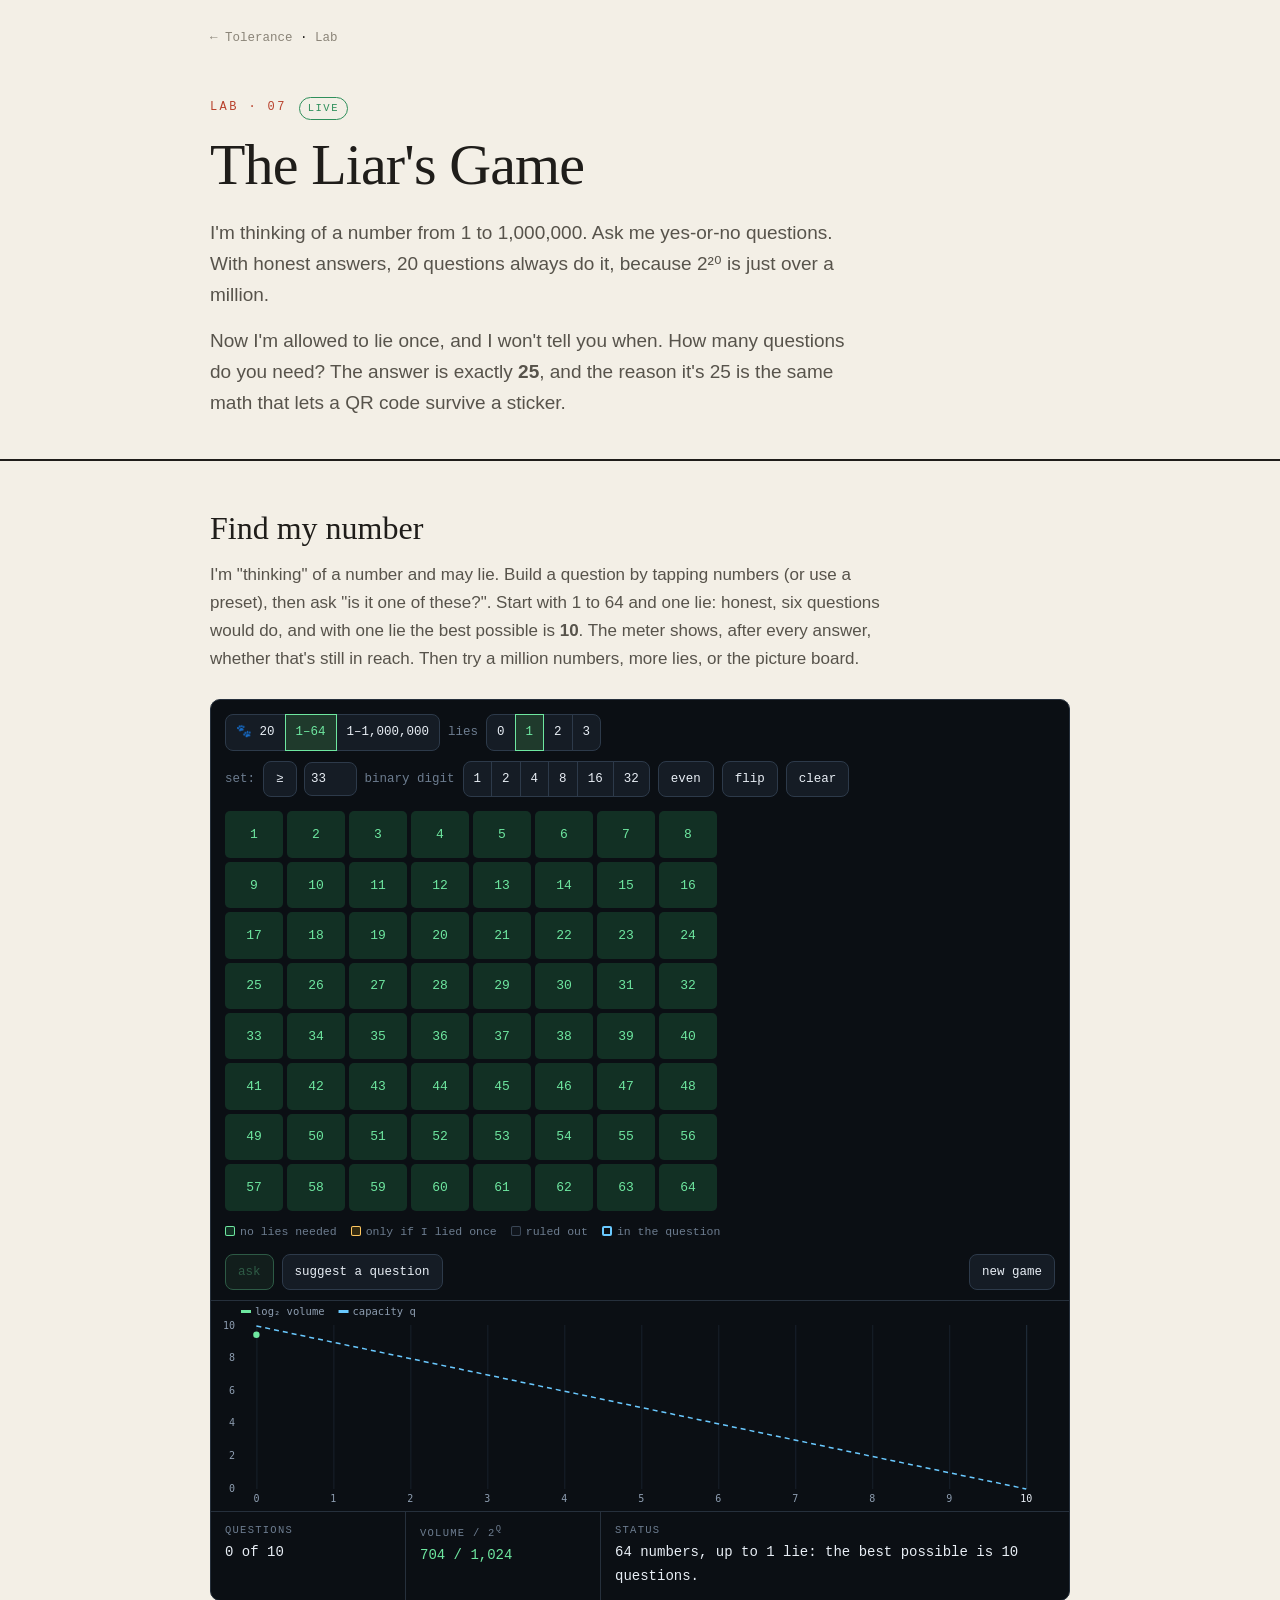
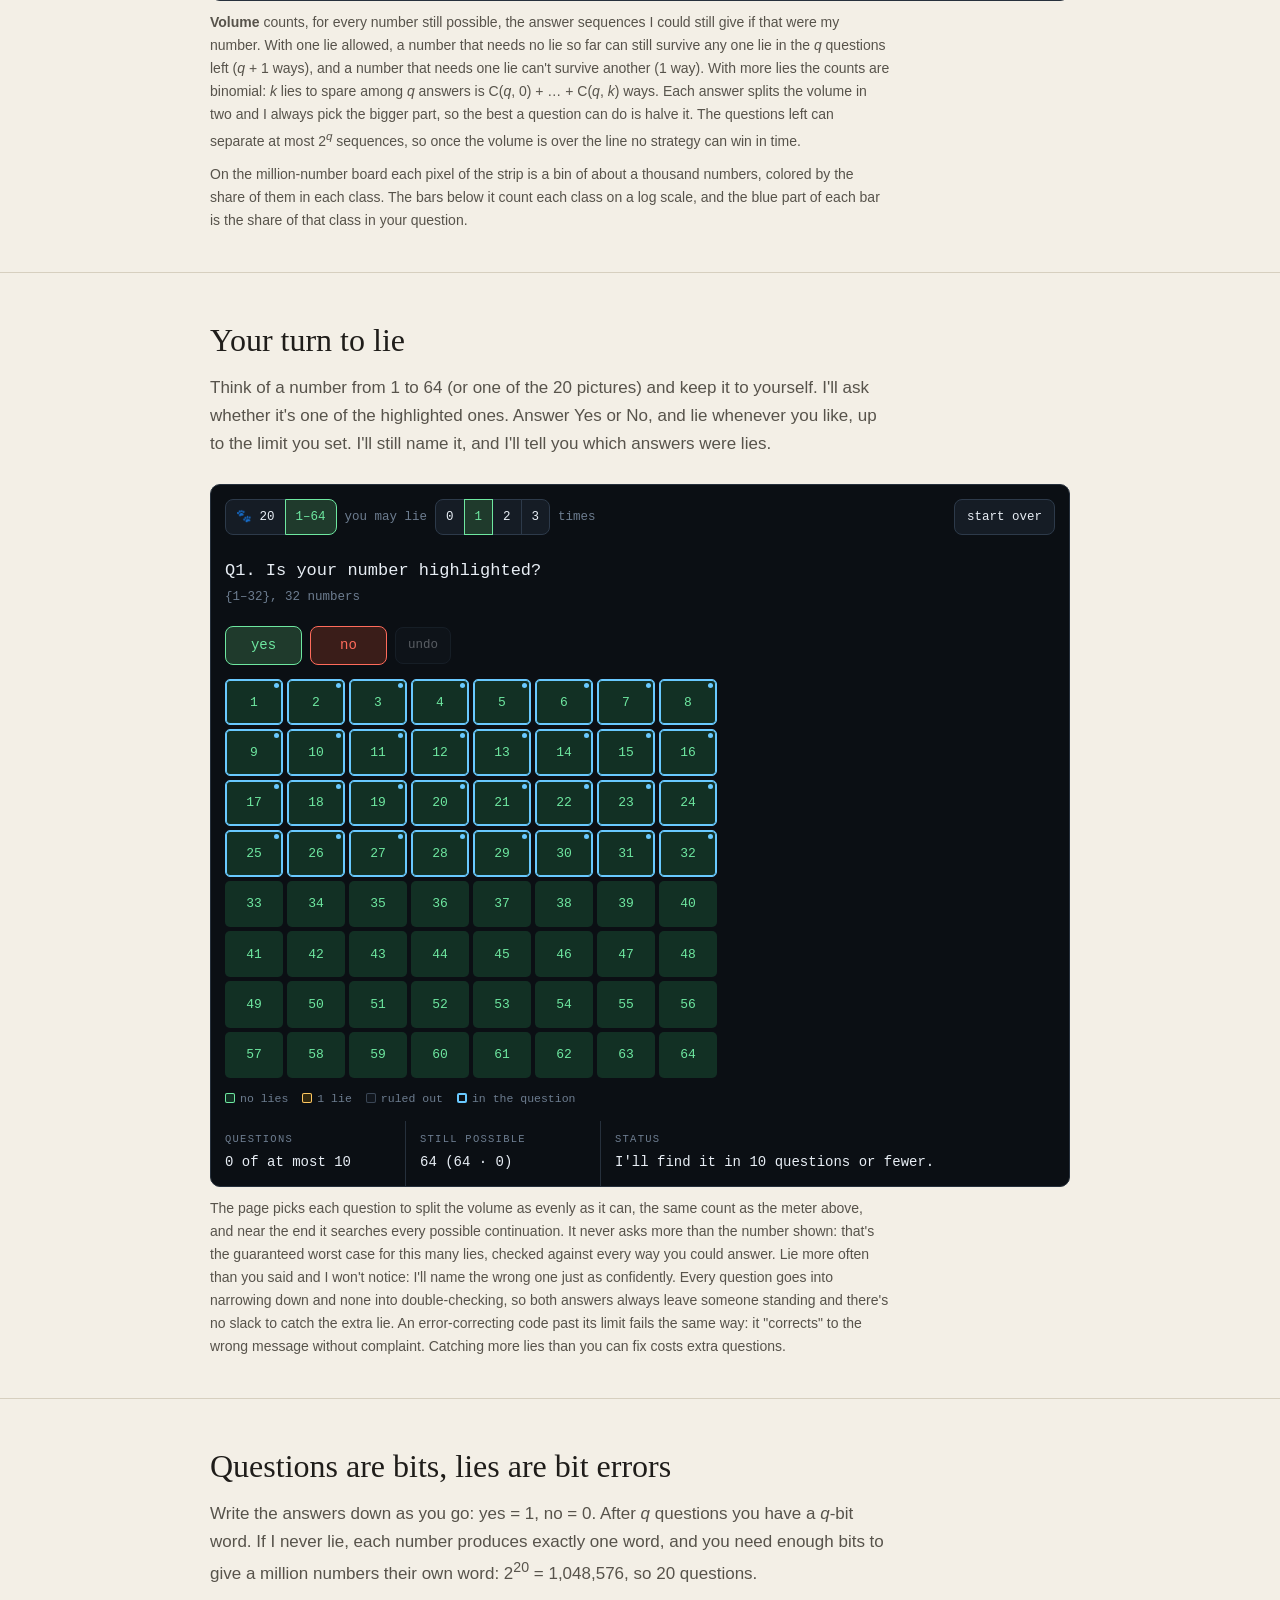
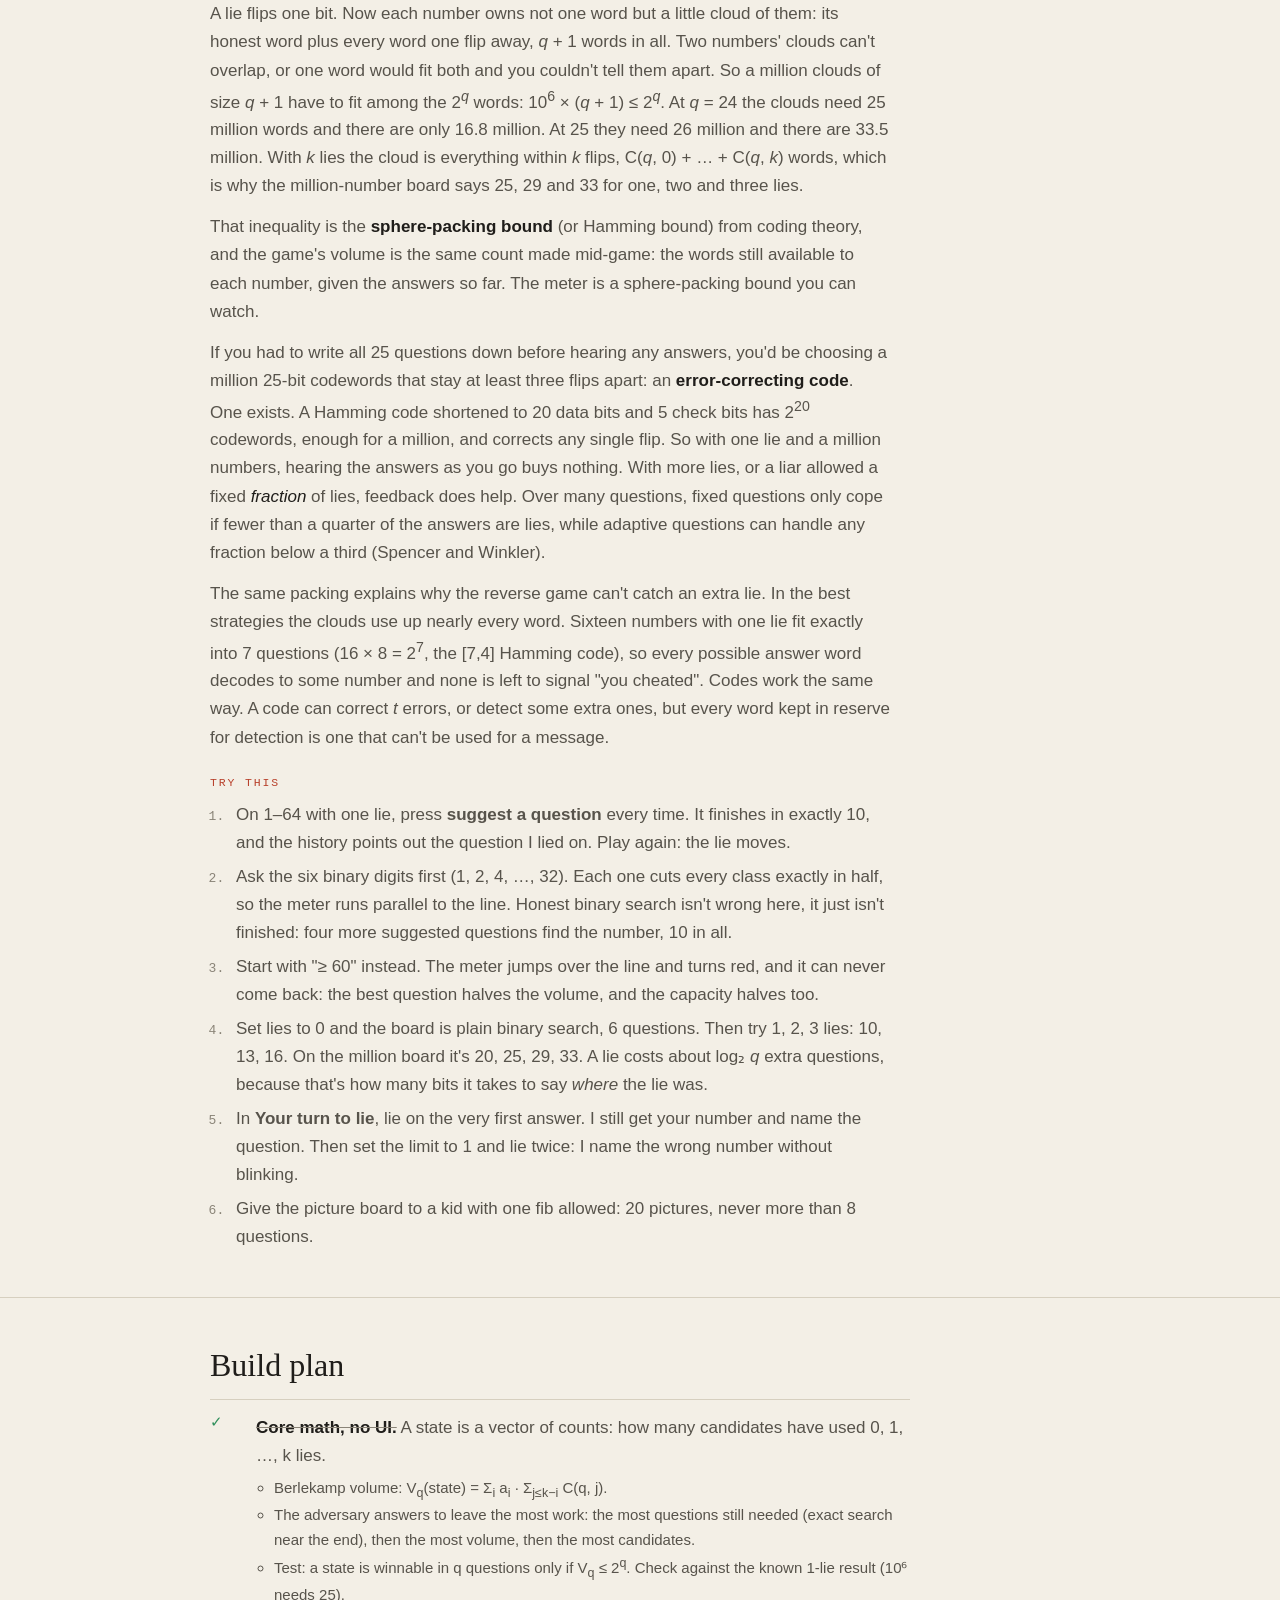
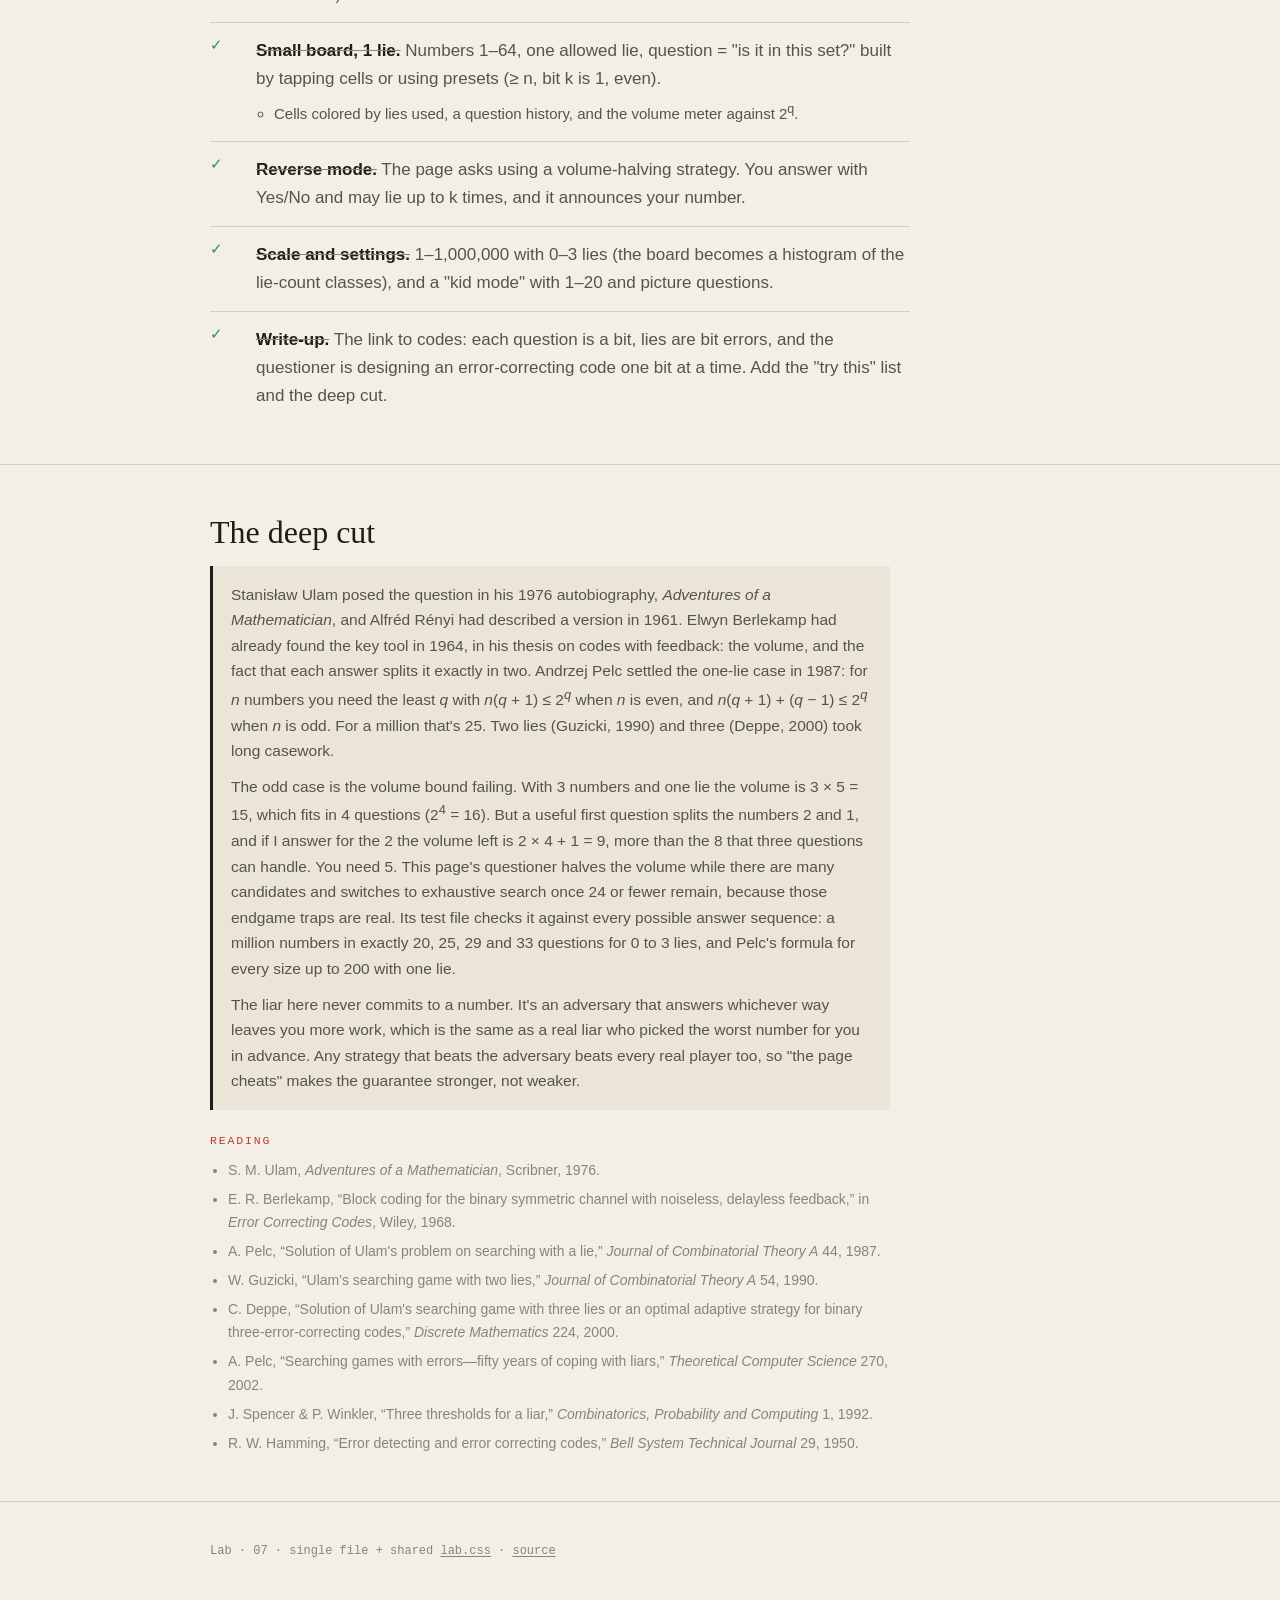
<file: liar/index.html>
<!DOCTYPE html>
<html lang="en">
<head>
<meta charset="utf-8">
<meta name="viewport" content="width=device-width, initial-scale=1">
<title>The Liar's Game · Lab</title>
<meta name="description" content="Twenty questions against an opponent allowed to lie, and the error-correcting-code math that still catches it.">
<link rel="icon" href="data:image/svg+xml,%3Csvg xmlns='http://www.w3.org/2000/svg' viewBox='0 0 64 64'%3E%3Crect width='64' height='64' rx='12' fill='%230b0f14'/%3E%3Ctext x='32' y='46' font-family='Georgia,serif' font-size='40' text-anchor='middle' fill='%23ffc861'%3E%3F%3C/text%3E%3C/svg%3E">
<link rel="stylesheet" href="../lab.css">
<style>
  .ctl { display: flex; flex-wrap: wrap; gap: 8px; align-items: center; padding: 14px 14px 10px; font-family: var(--mono); font-size: 12.5px; }
  .ctl .lbl { color: #6d7d90; }
  .ctl button { font: inherit; color: var(--scr-bright); background: #151c25; border: 1px solid #2d3a4a; border-radius: 8px; padding: 7px 12px; cursor: pointer; -webkit-tap-highlight-color: transparent; }
  .ctl button:hover { border-color: #4a5d73; }
  .ctl button:focus-visible, .board .c:focus-visible { outline: 1px dashed var(--sig); outline-offset: 2px; }
  .ctl button[disabled] { opacity: .35; cursor: default; }
  .ctl button.primary { background: #1f3a2c; border-color: var(--sig); color: var(--sig); }
  .ctl input[type=number] { font: inherit; width: 4.2em; color: var(--scr-bright); background: #151c25; border: 1px solid #2d3a4a; border-radius: 8px; padding: 6px 6px; }
  .ctl .sp { flex: 1 1 auto; }
  .seg { display: inline-flex; }
  .seg button { border-radius: 0; margin-left: -1px; padding: 7px 10px; }
  .seg button:first-child { border-radius: 8px 0 0 8px; margin-left: 0; }
  .seg button:last-child { border-radius: 0 8px 8px 0; }
  .seg button.on { background: #1f3a2c; border-color: var(--sig); color: var(--sig); position: relative; }
  .board { display: grid; grid-template-columns: repeat(8, 1fr); gap: 4px; padding: 4px 14px 12px; max-width: 520px; }
  .board .c { display: grid; place-items: center; aspect-ratio: 1.25; min-width: 0; font-family: var(--mono); font-size: 13px; border-radius: 5px; cursor: pointer; -webkit-tap-highlight-color: transparent;
    border: 1px solid transparent; background: #123024; color: var(--sig); position: relative; padding: 0; }
  .board .c.l1 { background: #33290f; color: var(--caution); }
  .board .c.l2 { background: #3a1a15; color: #ff9a8a; }
  .board .c.l3 { background: #251d3d; color: #b69cff; }
  .board .c.dead { background: #10151c; color: #3a4655; text-decoration: line-through; }
  .board .c.in { border-color: var(--ir); box-shadow: inset 0 0 0 1px var(--ir); }
  .board .c.in::after { content: ""; position: absolute; top: 3px; right: 3px; width: 5px; height: 5px; border-radius: 50%; background: var(--ir); }
  .board .c.found { background: var(--sig); color: #062014; font-weight: 700; }
  .board.kid { grid-template-columns: repeat(5, 1fr); max-width: 440px; }
  .board.kid .c { font-size: 28px; aspect-ratio: 1.15; text-decoration: none; }
  .board.kid .c.dead { opacity: .28; filter: grayscale(1); }
  [hidden] { display: none !important; }
  .kidp { display: inline-flex; flex-wrap: wrap; gap: 6px; }
  .ctl select { font: inherit; color: var(--scr-bright); background: #151c25; border: 1px solid #2d3a4a; border-radius: 8px; padding: 6px 4px; }
  .plot.strip { border-top: 0; border-bottom: 0; margin: 0 0 6px; }
  .legend { display: flex; flex-wrap: wrap; gap: 4px 14px; padding: 0 14px 12px; font-family: var(--mono); font-size: 11.5px; color: #6d7d90; }
  .legend i { display: inline-block; width: 10px; height: 10px; border-radius: 2px; margin-right: 5px; vertical-align: -1px; }
  .plot { border-top: 1px solid var(--bezel-edge); border-bottom: 1px solid var(--bezel-edge); line-height: 0; }
  .plot canvas { width: 100%; display: block; }
  .ros { display: grid; grid-template-columns: 1fr 1fr 2.4fr; font-family: var(--mono); }
  .ro { padding: 10px 14px 12px; border-right: 1px solid var(--bezel-edge); }
  .ro:last-child { border-right: 0; }
  .ro .k { font-size: 10.5px; letter-spacing: .12em; text-transform: uppercase; color: #6d7d90; }
  .ro .v { font-size: 14px; color: var(--scr-bright); margin-top: 2px; }
  .ro .v.ok { color: var(--sig); } .ro .v.bad { color: var(--fault); } .ro .v.fog { color: var(--caution); }
  .hist { padding: 4px 14px 12px; font-family: var(--mono); font-size: 12.5px; border-top: 1px solid var(--bezel-edge); counter-reset: q; }
  .hist:empty { display: none; }
  .hist .it { display: flex; gap: 10px; align-items: baseline; padding: 6px 0; border-top: 1px solid var(--bezel-edge); }
  .hist .it:first-child { border-top: 0; }
  .hist .n { color: #6d7d90; width: 2.2em; flex: none; }
  .hist .q { flex: 1 1 auto; min-width: 0; overflow-wrap: anywhere; }
  .hist .a { flex: none; color: var(--scr-bright); }
  .hist .lie { color: var(--fault); }
  .ask { padding: 12px 14px 4px; font-family: var(--mono); }
  .ask .big { font-size: 17px; color: var(--scr-bright); }
  .ask .sub { font-size: 12.5px; color: #6d7d90; margin-top: 2px; overflow-wrap: anywhere; }
  .ctl button.yes { background: #1f3a2c; border-color: var(--sig); color: var(--sig); min-width: 5.5em; font-size: 14px; }
  .ctl button.no { background: #3a1d19; border-color: var(--fault); color: var(--fault); min-width: 5.5em; font-size: 14px; }
  .hint { font-size: 14px; color: var(--ink-dim); max-width: 680px; margin-top: 10px; }
  @media (max-width: 520px) {
    .ros { grid-template-columns: 1fr 1fr; } .ro.wide { grid-column: 1 / -1; border-top: 1px solid var(--bezel-edge); border-right: 0; }
    .board { gap: 3px; padding: 4px 10px 12px; } .board .c { font-size: 12px; }
    .ctl { padding: 12px 10px 8px; gap: 6px; } .seg button { padding: 7px 8px; }
  }
</style>
</head>
<body>
<div class="wrap crumb"><a href="../">← Tolerance</a> · <a href="../#lab">Lab</a></div>
<header>
  <div class="wrap">
    <div class="eyebrow">Lab · 07 <span class="status live">live</span></div>
    <h1>The Liar's Game</h1>
    <div class="lede">
      <p>I'm thinking of a number from 1 to 1,000,000. Ask me yes-or-no questions. With honest
      answers, 20 questions always do it, because 2²⁰ is just over a million.</p>
      <p>Now I'm allowed to lie once, and I won't tell you when. How many questions do you need?
      The answer is exactly <b>25</b>, and the reason it's 25 is the same math that lets a QR code
      survive a sticker.</p>
    </div>
  </div>
</header>

<main>
<section>
  <div class="wrap">
    <h2>Find my number</h2>
    <div class="prose"><p>I'm "thinking" of a number and may lie. Build a question by tapping numbers (or use a
    preset), then ask "is it one of these?". Start with 1 to 64 and one lie: honest, six questions would do, and with
    one lie the best possible is <b>10</b>. The meter shows, after every answer, whether that's still in reach. Then
    try a million numbers, more lies, or the picture board.</p></div>
    <div class="panel" id="game">
      <div class="ctl">
        <span class="seg" id="g-mode" aria-label="board"><button data-v="kid">🐾 20</button><button data-v="64">1–64</button><button data-v="M">1–1,000,000</button></span>
        <span class="lbl">lies</span>
        <span class="seg" id="g-k"><button data-v="0">0</button><button data-v="1">1</button><button data-v="2">2</button><button data-v="3">3</button></span>
      </div>
      <div class="ctl" style="padding-top:0" aria-label="question presets">
        <span class="lbl">set:</span>
        <span data-for="64 M"><button id="g-ge">≥</button> <input id="g-gen" type="number" min="1" max="64" value="33" aria-label="threshold for the ≥ preset"></span>
        <span data-for="64" class="lbl">binary digit</span>
        <span data-for="64" class="seg" id="g-bit"><button data-v="1">1</button><button data-v="2">2</button><button data-v="4">4</button><button data-v="8">8</button><button data-v="16">16</button><button data-v="32">32</button></span>
        <span data-for="M"><button id="g-bitm">binary digit</button> <select id="g-bitv" aria-label="which binary digit"></select></span>
        <button data-for="64 M" id="g-even">even</button>
        <span data-for="kid" class="kidp" id="g-kidp"></span>
        <button id="g-inv">flip</button>
        <button id="g-clr">clear</button>
      </div>
      <div class="board" id="g-board" role="group" aria-label="tap to add to or remove from the question"></div>
      <div class="plot strip" id="g-bigwrap" hidden><canvas id="g-big" aria-label="The million numbers as a strip, colored by how many lies each would need, with your question underneath; and the count in each class."></canvas></div>
      <div class="legend" id="g-legend"></div>
      <div class="ctl" style="padding-top:0">
        <button id="g-ask" class="primary">ask</button>
        <button id="g-hint">suggest a question</button>
        <span class="sp"></span>
        <button id="g-new">new game</button>
      </div>
      <div class="plot"><canvas id="g-cv" aria-label="Volume meter: the log of the remaining volume after each question, against the capacity of the questions left."></canvas></div>
      <div class="ros">
        <div class="ro"><div class="k">questions</div><div class="v" id="g-q">—</div></div>
        <div class="ro"><div class="k">volume / 2<sup>q</sup></div><div class="v" id="g-vol">—</div></div>
        <div class="ro wide"><div class="k">status</div><div class="v" id="g-status">—</div></div>
      </div>
      <div class="hist" id="g-hist" aria-live="polite"></div>
    </div>
    <p class="hint"><b>Volume</b> counts, for every number still possible, the answer sequences I could still give
    if that were my number. With one lie allowed, a number that needs no lie so far can still survive any one lie in
    the <i>q</i> questions left (<i>q</i> + 1 ways), and a number that needs one lie can't survive another (1 way).
    With more lies the counts are binomial: <i>k</i> lies to spare among <i>q</i> answers is
    C(<i>q</i>, 0) + … + C(<i>q</i>, <i>k</i>) ways. Each answer splits the volume in two and I always pick the bigger
    part, so the best a question can do is halve it. The questions left can separate at most 2<sup><i>q</i></sup>
    sequences, so once the volume is over the line no strategy can win in time.</p>
    <p class="hint">On the million-number board each pixel of the strip is a bin of about a thousand numbers,
    colored by the share of them in each class. The bars below it count each class on a log scale, and the
    blue part of each bar is the share of that class in your question.</p>
  </div>
</section>

<section>
  <div class="wrap">
    <h2>Your turn to lie</h2>
    <div class="prose"><p>Think of a number from 1 to 64 (or one of the 20 pictures) and keep it to yourself. I'll
    ask whether it's one of the highlighted ones. Answer Yes or No, and lie whenever you like, up to the limit you
    set. I'll still name it, and I'll tell you which answers were lies.</p></div>
    <div class="panel" id="rev">
      <div class="ctl">
        <span class="seg" id="r-mode" aria-label="board"><button data-v="kid">🐾 20</button><button data-v="64">1–64</button></span>
        <span class="lbl">you may lie</span>
        <span class="seg" id="r-k"><button data-v="0">0</button><button data-v="1">1</button><button data-v="2">2</button><button data-v="3">3</button></span>
        <span class="lbl">times</span>
        <span class="sp"></span>
        <button id="r-new">start over</button>
      </div>
      <div class="ask" aria-live="polite"><div class="big" id="r-q">—</div><div class="sub" id="r-set"></div></div>
      <div class="ctl">
        <button id="r-yes" class="yes">yes</button>
        <button id="r-no" class="no">no</button>
        <button id="r-undo">undo</button>
      </div>
      <div class="board" id="r-board" aria-hidden="true"></div>
      <div class="legend" id="r-legend"></div>
      <div class="ros">
        <div class="ro"><div class="k">questions</div><div class="v" id="r-n">—</div></div>
        <div class="ro"><div class="k">still possible</div><div class="v" id="r-alive">—</div></div>
        <div class="ro wide"><div class="k">status</div><div class="v" id="r-status">—</div></div>
      </div>
      <div class="hist" id="r-hist"></div>
    </div>
    <p class="hint">The page picks each question to split the volume as evenly as it can, the same count as the meter
    above, and near the end it searches every possible continuation. It never asks more than the number shown:
    that's the guaranteed worst case for this many lies, checked against every way you could answer. Lie more
    often than you said and I won't notice: I'll name the wrong one just as confidently. Every question goes
    into narrowing down and none into double-checking, so both answers always leave someone standing and there's
    no slack to catch the extra lie. An error-correcting code past its limit fails the same way: it "corrects" to
    the wrong message without complaint. Catching more lies than you can fix costs extra questions.</p>
  </div>
</section>

<section>
  <div class="wrap">
    <h2>Questions are bits, lies are bit errors</h2>
    <div class="prose">
      <p>Write the answers down as you go: yes = 1, no = 0. After <i>q</i> questions you have a <i>q</i>-bit
      word. If I never lie, each number produces exactly one word, and you need enough bits to give a million numbers
      their own word: 2<sup>20</sup> = 1,048,576, so 20 questions.</p>
      <p>A lie flips one bit. Now each number owns not one word but a little cloud of them: its honest word plus
      every word one flip away, <i>q</i> + 1 words in all. Two numbers' clouds can't overlap, or one word would fit both
      and you couldn't tell them apart. So a million clouds of size <i>q</i> + 1 have to fit among the 2<sup><i>q</i></sup>
      words: 10<sup>6</sup> × (<i>q</i> + 1) ≤ 2<sup><i>q</i></sup>. At <i>q</i> = 24 the clouds need 25 million words and
      there are only 16.8 million. At 25 they need 26 million and there are 33.5 million. With <i>k</i> lies the cloud
      is everything within <i>k</i> flips, C(<i>q</i>, 0) + … + C(<i>q</i>, <i>k</i>) words, which is why the
      million-number board says 25, 29 and 33 for one, two and three lies.</p>
      <p>That inequality is the <strong>sphere-packing bound</strong> (or Hamming bound) from coding theory, and the
      game's volume is the same count made mid-game: the words still available to each number, given the answers so far.
      The meter is a sphere-packing bound you can watch.</p>
      <p>If you had to write all 25 questions down before hearing any answers, you'd be choosing a million 25-bit
      codewords that stay at least three flips apart: an <strong>error-correcting code</strong>. One exists. A Hamming
      code shortened to 20 data bits and 5 check bits has 2<sup>20</sup> codewords, enough for a million, and corrects
      any single flip. So with one lie and a million numbers, hearing the answers as you go buys nothing. With more lies,
      or a liar allowed a fixed <em>fraction</em> of lies, feedback does help. Over many questions, fixed questions only cope
      if fewer than a quarter of the answers are lies, while adaptive questions can handle any fraction below a third
      (Spencer and Winkler).</p>
      <p>The same packing explains why the reverse game can't catch an extra lie. In the best strategies the clouds use up
      nearly every word. Sixteen numbers with one lie fit exactly into 7 questions (16 × 8 = 2<sup>7</sup>, the [7,4]
      Hamming code), so every possible answer word decodes to some number and none is left to signal "you cheated".
      Codes work the same way. A code can correct <i>t</i> errors, or detect some extra ones, but every word kept
      in reserve for detection is one that can't be used for a message.</p>
    </div>
    <div class="try">
      <h3>Try this</h3>
      <ol>
        <li>On 1–64 with one lie, press <b>suggest a question</b> every time. It finishes in exactly 10, and the history
        points out the question I lied on. Play again: the lie moves.</li>
        <li>Ask the six binary digits first (1, 2, 4, …, 32). Each one cuts every class exactly in half, so the meter
        runs parallel to the line. Honest binary search isn't wrong here, it just isn't finished: four more
        suggested questions find the number, 10 in all.</li>
        <li>Start with "≥ 60" instead. The meter jumps over the line and turns red, and it can never come back: the best
        question halves the volume, and the capacity halves too.</li>
        <li>Set lies to 0 and the board is plain binary search, 6 questions. Then try 1, 2, 3 lies: 10, 13, 16.
        On the million board it's 20, 25, 29, 33. A lie costs about log₂ <i>q</i> extra questions, because that's
        how many bits it takes to say <em>where</em> the lie was.</li>
        <li>In <b>Your turn to lie</b>, lie on the very first answer. I still get your number and name the question.
        Then set the limit to 1 and lie twice: I name the wrong number without blinking.</li>
        <li>Give the picture board to a kid with one fib allowed: 20 pictures, never more than 8 questions.</li>
      </ol>
    </div>
  </div>
</section>

<section>
  <div class="wrap">
    <h2>Build plan</h2>
    <ol class="plan">
      <li class="done"><b>Core math, no UI.</b> A state is a vector of counts: how many candidates have used 0, 1, …, k lies.
        <ul><li>Berlekamp volume: V<sub>q</sub>(state) = Σ<sub>i</sub> a<sub>i</sub> · Σ<sub>j≤k−i</sub> C(q, j).</li>
        <li>The adversary answers to leave the most work: the most questions still needed (exact search near the end), then the most volume, then the most candidates.</li>
        <li>Test: a state is winnable in q questions only if V<sub>q</sub> ≤ 2<sup>q</sup>. Check against the known 1-lie result (10⁶ needs 25).</li></ul></li>
      <li class="done"><b>Small board, 1 lie.</b> Numbers 1–64, one allowed lie, question = "is it in this set?" built by tapping cells or using presets (≥ n, bit k is 1, even).
        <ul><li>Cells colored by lies used, a question history, and the volume meter against 2<sup>q</sup>.</li></ul></li>
      <li class="done"><b>Reverse mode.</b> The page asks using a volume-halving strategy. You answer with Yes/No and may lie up to k times, and it announces your number.</li>
      <li class="done"><b>Scale and settings.</b> 1–1,000,000 with 0–3 lies (the board becomes a histogram of the lie-count classes), and a "kid mode" with 1–20 and picture questions.</li>
      <li class="done"><b>Write-up.</b> The link to codes: each question is a bit, lies are bit errors, and the questioner is designing an error-correcting code one bit at a time. Add the "try this" list and the deep cut.</li>
    </ol>
  </div>
</section>

<section>
  <div class="wrap">
    <h2>The deep cut</h2>
    <div class="deep">
      <p>Stanisław Ulam posed the question in his 1976 autobiography, <em>Adventures of a
      Mathematician</em>, and Alfréd Rényi had described a version in 1961. Elwyn Berlekamp had already found the key tool
      in 1964, in his thesis on codes with feedback: the volume, and the fact that each answer splits it exactly in two.
      Andrzej Pelc settled the one-lie case in 1987: for <i>n</i> numbers you need the least <i>q</i> with
      <i>n</i>(<i>q</i> + 1) ≤ 2<sup><i>q</i></sup> when <i>n</i> is even, and
      <i>n</i>(<i>q</i> + 1) + (<i>q</i> − 1) ≤ 2<sup><i>q</i></sup> when <i>n</i> is odd. For a million that's 25.
      Two lies (Guzicki, 1990) and three (Deppe, 2000) took long casework.</p>
      <p>The odd case is the volume bound failing. With 3 numbers and one lie the volume is 3 × 5 = 15, which fits in 4 questions
      (2<sup>4</sup> = 16). But a useful first question splits the numbers 2 and 1, and if I answer for the 2 the volume left
      is 2 × 4 + 1 = 9, more than the 8 that three questions can handle. You need 5.
      This page's questioner halves the volume while there are many candidates and switches to exhaustive search once
      24 or fewer remain, because those endgame traps are real. Its test file checks it against every possible answer
      sequence: a million numbers in exactly 20, 25, 29 and 33 questions for 0 to 3 lies, and Pelc's formula for every
      size up to 200 with one lie.</p>
      <p>The liar here never commits to a number. It's an adversary that answers whichever way leaves you more work,
      which is the same as a real liar who picked the worst number for you in advance. Any strategy that beats the
      adversary beats every real player too, so "the page cheats" makes the guarantee stronger, not weaker.</p>
    </div>
    <h3>Reading</h3>
    <ul class="refs">
      <li>S. M. Ulam, <i>Adventures of a Mathematician</i>, Scribner, 1976.</li>
      <li>E. R. Berlekamp, “Block coding for the binary symmetric channel with noiseless, delayless feedback,” in <i>Error Correcting Codes</i>, Wiley, 1968.</li>
      <li>A. Pelc, “Solution of Ulam's problem on searching with a lie,” <i>Journal of Combinatorial Theory A</i> 44, 1987.</li>
      <li>W. Guzicki, “Ulam's searching game with two lies,” <i>Journal of Combinatorial Theory A</i> 54, 1990.</li>
      <li>C. Deppe, “Solution of Ulam's searching game with three lies or an optimal adaptive strategy for binary three-error-correcting codes,” <i>Discrete Mathematics</i> 224, 2000.</li>
      <li>A. Pelc, “Searching games with errors—fifty years of coping with liars,” <i>Theoretical Computer Science</i> 270, 2002.</li>
      <li>J. Spencer &amp; P. Winkler, “Three thresholds for a liar,” <i>Combinatorics, Probability and Computing</i> 1, 1992.</li>
      <li>R. W. Hamming, “Error detecting and error correcting codes,” <i>Bell System Technical Journal</i> 29, 1950.</li>
    </ul>
  </div>
</section>
</main>
<footer><div class="wrap">Lab · 07 · single file + shared <a href="../lab.css">lab.css</a> · <a href="https://github.com/jkastl/tolerance">source</a></div></footer>
<script>
"use strict";
/* ================================================================
   Math core: Ulam's game as counts, Berlekamp's volume, the adversary,
   and a volume-halving questioner. No UI.

   A candidate that has "used" i lies is one the answers so far would
   have to be lying about i times if it were the secret. With k lies
   allowed, the whole position is the vector a = [a_0, …, a_k]: how many
   candidates have used 0, 1, …, k lies. Anything past k is dead.

   A question is "is it in this set?". It only matters how many of each
   class are in the set: x = [x_0, …, x_k], 0 ≤ x_i ≤ a_i.
   ================================================================ */
const LG = (() => {
  /* C(n, r), exact for every size the page uses (≤ 2^53) */
  function C(n, r) {
    if (r < 0 || r > n) return 0;
    let v = 1;
    for (let i = 1; i <= r; i++) v = v * (n - r + i) / i;
    return Math.round(v);
  }
  /* answer sequences of length q that a candidate with i lies used still survives:
     it may absorb up to k − i more lies, anywhere among the q answers */
  function weight(q, k, i) { let s = 0; for (let j = 0; j <= k - i; j++) s += C(q, j); return s; }

  /* Berlekamp volume with q questions left: V_q(a) = Σ a_i · Σ_{j ≤ k−i} C(q, j).
     Every answer splits it exactly: V_q(a) = V_{q−1}(yes) + V_{q−1}(no). So the
     worse answer leaves at least half, and q questions can handle at most 2^q. */
  function volume(a, q) {
    const k = a.length - 1;
    let v = 0;
    for (let i = 0; i <= k; i++) if (a[i]) v += a[i] * weight(q, k, i);
    return v;
  }
  const alive = a => a.reduce((s, n) => s + n, 0);
  /* the volume bound: necessary to win in q questions (not always sufficient) */
  const fits = (a, q) => volume(a, q) <= 2 ** q;
  /* fewest questions the volume bound allows from here */
  function need(a) { let q = 0; while (!fits(a, q)) q++; return q; }

  /* the two positions a question x can lead to.
     "yes": candidates in the set keep their count, the rest move up one;
     "no": the other way round. Moving past k means dead. */
  function children(a, x) {
    const k = a.length - 1, yes = new Array(k + 1).fill(0), no = new Array(k + 1).fill(0);
    for (let i = 0; i <= k; i++) {
      yes[i] += x[i]; no[i] += a[i] - x[i];
      if (i < k) { yes[i + 1] += a[i] - x[i]; no[i + 1] += x[i]; }
    }
    return { yes, no };
  }

  /* The liar. It never picks a number; it picks whichever answer leaves you
     more work: first the questions still needed (found by exact search once
     few candidates are left, the volume bound before that), then the volume
     (q = questions left including this one), then more candidates alive, then
     more clean ones. Volume alone isn't enough near the end: [1 clean, 2
     suspect] can split into [1, 0] or [0, 3] with equal volume, and [1, 0] is
     already over. A child with no candidates needs 0 and has volume 0, so it
     never answers itself into a contradiction. Returns true for "yes";
     a perfect tie is a coin flip, so replays differ. */
  function adversary(a, x, q = Math.max(1, need(a))) {
    const { yes, no } = children(a, x);
    const keys = c => [alive(c) <= ENDGAME ? exactNeed(c) : need(c), volume(c, q - 1), alive(c), ...c];
    const ky = keys(yes), kn = keys(no);
    for (let i = 0; i < ky.length; i++) if (ky[i] !== kn[i]) return ky[i] > kn[i];
    return Math.random() < 0.5;   // a perfect tie: either answer is equally bad for you
  }

  /* All questions x for position a, in the order a sensible questioner would
     try them: balanced first. Skips any where the worse answer would leave more
     volume than q − 1 questions can handle (V > 2^(q−1)): those lose outright.
     The "yes" volume is linear in x, V_yes = base + Σ x_i·d_i (and V_no is the
     rest), so whole ranges of x are pruned before they're built. A set and its
     complement split the same way, so only one of each pair is listed. */
  function candidates(a, q) {
    const k = a.length - 1, cap = 2 ** (q - 1), total = volume(a, q), out = [];
    const w = i => i <= k ? weight(q - 1, k, i) : 0;
    let base = 0;
    const d = a.map((n, i) => { base += n * w(i + 1); return w(i) - w(i + 1); });
    const tail = new Array(k + 2).fill(0);          // most the classes from i on can still add
    for (let i = k; i >= 0; i--) tail[i] = tail[i + 1] + a[i] * d[i];
    const x = new Array(k + 1).fill(0);
    (function each(i, vy, mirror) {                 // mirror: 0 undecided, 1 x < a − x already
      if (vy > cap || total - (vy + tail[i]) > cap) return;
      if (i > k) { out.push({ x: x.slice(), gap: Math.abs(2 * vy - total) }); return; }
      for (let v = 0; v <= a[i]; v++) {
        if (!mirror && v > a[i] - v) break;
        x[i] = v; each(i + 1, vy + v * d[i], mirror || (v < a[i] - v ? 1 : 0));
      }
      x[i] = 0;
    })(0, base, 0);
    return out.sort((p, r) => p.gap - r.gap).map(p => p.x);
  }

  /* Exact game value by search (small positions only): can the questioner
     always finish within q questions? The adversary may give any answer that
     leaves at least one candidate. The memo is shared across calls. */
  const memo = new Map();
  function wins(a, q) {
    if (alive(a) <= 1) return true;
    if (q === 0 || !fits(a, q)) return false;
    const key = a.join(',') + '/' + q;
    if (memo.has(key)) return memo.get(key);
    let ok = false;
    for (const x of candidates(a, q)) {
      const { yes, no } = children(a, x);
      if ((!alive(yes) || wins(yes, q - 1)) && (!alive(no) || wins(no, q - 1))) { ok = true; break; }
    }
    memo.set(key, ok);
    return ok;
  }
  /* fewest questions that always win (exact; small positions only) */
  function exactNeed(a) { let q = need(a); while (!wins(a, q)) q++; return q; }

  /* The questioner: pick x so both answers leave as close to equal volume
     as possible. V_yes − V_no = Σ (2x_i − a_i)·C(q−1, k−i), so halving every
     class balances it, apart from rounding. Going from the class with the
     biggest coefficient down, put half of each class in the set (floor or
     ceiling) and carry the rounding error into the next class.
     (Balancing with one class alone also halves the volume, but the two
     answers then leave very differently shaped positions, and the lopsided
     one can be lost even though its volume fits.)
     Halving the volume isn't quite enough near the end either: a few positions
     pass the bound but can't be won (three candidates with one lie left each
     need 5 questions, not the 4 the bound allows). So once few candidates are
     left, it searches exactly for the most balanced question that still wins.
     (24 keeps every question under about half a second on a laptop. It is
     optimal at 1..10^6 for 0–3 lies and for every board size with one lie;
     with 3 lies a few mid sizes such as 27 take one question more than needed.) */
  const ENDGAME = 24;
  function question(a, q = Math.max(1, need(a))) {
    if (alive(a) <= ENDGAME && q > 0) {
      for (const x of candidates(a, q)) {
        const { yes, no } = children(a, x);
        if ((!alive(yes) || wins(yes, q - 1)) && (!alive(no) || wins(no, q - 1))) return x;
      }
      // can't be won in q: fall through and play the most balanced question anyway
    }
    const k = a.length - 1;
    const c = a.map((_, i) => C(q - 1, k - i));
    const order = a.map((_, i) => i).sort((i, j) => c[j] - c[i]);
    let best = null, bestGap = Infinity;
    const x = new Array(k + 1).fill(0);
    (function fill(t, carry) {          // carry = Σ_done (x_i − a_i/2)·c_i
      if (t === order.length) {
        const gap = Math.abs(carry);
        // equal gaps: prefer a question that actually splits the candidates
        const split = x.some(v => v > 0) && x.some((v, i) => v < a[i]);
        if (gap < bestGap || (gap === bestGap && split && !best.split)) { bestGap = gap; best = { x: x.slice(), split }; }
        return;
      }
      const i = order[t];
      const aim = c[i] ? a[i] / 2 - carry / c[i] : a[i] / 2;
      for (const v of new Set([Math.floor(aim), Math.ceil(aim)].map(v => Math.min(a[i], Math.max(0, v))))) {
        x[i] = v; fill(t + 1, carry + (v - a[i] / 2) * c[i]);
      }
      x[i] = 0;
    })(0, 0);
    return best.x;
  }

  /* The questioner's guaranteed worst case from a: the fewest questions q
     for which question() wins against every possible answer sequence. Both
     answers are followed at every step; positions repeat a lot, so it's quick. */
  function budget(a) {
    for (let q = need(a); ; q++) {
      const seen = new Map();
      const go = (a, q) => {
        if (alive(a) <= 1) return true;
        if (q === 0) return false;
        const key = a.join(',') + '/' + q;
        if (!seen.has(key)) {
          const { yes, no } = children(a, question(a, q));
          seen.set(key, (!alive(yes) || go(yes, q - 1)) && (!alive(no) || go(no, q - 1)));
        }
        return seen.get(key);
      };
      if (go(a, q)) return q;
    }
  }

  /* The same game on actual numbers, for the board: lies[n] is how many
     lies candidate n has used (k + 1 = dead). */
  function answer(lies, inSet, saidYes, k) {
    return lies.map((l, n) => l > k ? l : l + (inSet(n) !== saidYes ? 1 : 0));
  }
  function counts(lies, k) {
    const a = new Array(k + 1).fill(0);
    for (const l of lies) if (l <= k) a[l]++;
    return a;
  }

  return { C, weight, volume, alive, fits, need, children, adversary, candidates, question, wins, exactNeed, budget, answer, counts };
})();
</script>
<script src="../core.js"></script>
<script>
/* ================================================================
   Shared UI bits for both boards: the picture set, class colors,
   set descriptions, legends.
   ================================================================ */
const LUI = (() => {
  // 20 pictures for the kids' board. Tags drive the picture presets.
  const KIDS = [
    ['🐶', 'dog', 'animal'], ['🐱', 'cat', 'animal'], ['🐟', 'fish', 'animal water'], ['🐦', 'bird', 'animal fly'],
    ['🦋', 'butterfly', 'animal fly'], ['🐸', 'frog', 'animal water'], ['🐢', 'turtle', 'animal water'], ['🦁', 'lion', 'animal'],
    ['🐘', 'elephant', 'animal'], ['🍎', 'apple', 'food red'], ['🍌', 'banana', 'food'], ['🍓', 'strawberry', 'food red'],
    ['🥕', 'carrot', 'food'], ['🍕', 'pizza', 'food'], ['🚗', 'car', 'go red'], ['🚀', 'rocket', 'go fly'],
    ['✈️', 'airplane', 'go fly'], ['🚲', 'bike', 'go'], ['⛵', 'sailboat', 'go water'], ['⚽', 'ball', ''],
  ];
  const KIDQ = [
    ['animal', '🐾 animals', 'is it an animal?'], ['food', '🍴 food', 'can you eat it?'], ['go', '🚗 goes', 'is it something that goes?'],
    ['fly', '✈️ flies', 'can it fly?'], ['water', '💧 water', 'does it swim or float?'], ['red', '🔴 red', 'is it red?'],
  ];
  // background / text color per lie class, then ruled out
  const CLS = [['#123024', '#6ee7a0'], ['#33290f', '#ffc861'], ['#3a1a15', '#ff9a8a'], ['#251d3d', '#b69cff']];
  const DEAD = ['#10151c', '#3a4655'];
  const sizeOf = mode => mode === 'kid' ? 20 : mode === 'M' ? 1e6 : 64;
  const name = (mode, i) => mode === 'kid' ? KIDS[i][0] : (i + 1).toLocaleString('en-US');
  function runs(set) {
    const out = [];
    for (let i = 0; i < set.length; i++) if (set[i]) { const r = out[out.length - 1]; if (r && r[1] === i) r[1] = i + 1; else out.push([i + 1, i + 1]); }
    return out;
  }
  // {1–8, 17–24} for numbers, the pictures themselves for the kids' board
  function setText(mode, set, max = 5) {
    const count = set.reduce((t, v) => t + v, 0);
    if (mode === 'kid') return set.reduce((t, v, i) => v ? t + KIDS[i][0] : t, '') || '{}';
    const f = n => n.toLocaleString('en-US');
    const parts = runs(set).map(([p, r]) => p === r ? f(p) : r === p + 1 ? `${f(p)}, ${f(r)}` : `${f(p)}–${f(r)}`);
    return parts.length <= max ? `{${parts.join(', ')}}` : `{${parts.slice(0, 3).join(', ')}, …} (${f(count)} numbers)`;
  }
  const sw = ([bg, fg]) => `<i style="background:${bg};box-shadow:inset 0 0 0 1px ${fg}"></i>`;
  function legend(K, you) {
    const words = you ? ['no lies', '1 lie', '2 lies', '3 lies'] : ['no lies needed', 'only if I lied once', 'if I lied twice', 'if I lied 3 times'];
    const out = [];
    for (let i = 0; i <= K; i++) out.push(`<span>${sw(CLS[i])}${words[i]}</span>`);
    out.push(`<span>${sw(DEAD)}ruled out</span>`, `<span><i style="box-shadow:inset 0 0 0 2px var(--ir)"></i>in the question</span>`);
    return out.join('');
  }
  function seg(node, v) { node.querySelectorAll('button').forEach(b => b.classList.toggle('on', b.dataset.v === String(v))); }
  function makeCells(board, mode, tag) {
    board.innerHTML = ''; board.className = 'board' + (mode === 'kid' ? ' kid' : '');
    const cells = [];
    for (let i = 0; i < sizeOf(mode); i++) {
      const c = document.createElement(tag); c.className = 'c'; c.textContent = name(mode, i); c.dataset.i = i;
      if (tag === 'button') c.type = 'button';
      if (mode === 'kid') c.title = KIDS[i][1];
      board.appendChild(c); cells.push(c);
    }
    return cells;
  }
  const plural = (n, w) => `${n} ${w}${n === 1 ? '' : 's'}`;
  return { KIDS, KIDQ, CLS, DEAD, sizeOf, name, setText, legend, seg, makeCells, plural };
})();
</script>
<script>
/* ================================================================
   The game: you build "is it in this set?" questions; LG.adversary
   answers. lies[i] is how many lies number i + 1 would need (K + 1 = out).
   ================================================================ */
(() => {
  const el = id => document.getElementById(id);
  const board = el('g-board'), cv = el('g-cv'), big = el('g-big'), hist = el('g-hist');
  let MODE = '64', K = 1, N, start, BUDGET, cells = [], lies, sel, label, past, over, busy = false, gen = 0;

  // binary digits for the million board, and the picture presets
  for (let b = 0; b < 20; b++) { const o = document.createElement('option'); o.value = 2 ** b; o.textContent = (2 ** b).toLocaleString('en-US'); el('g-bitv').appendChild(o); }
  el('g-bitv').value = 2 ** 19;
  for (const [tag, text, q] of LUI.KIDQ) {
    const b = document.createElement('button'); b.textContent = text;
    b.onclick = () => setBy(i => LUI.KIDS[i][2].split(' ').includes(tag), q);
    el('g-kidp').appendChild(b);
  }

  function setup() {
    N = LUI.sizeOf(MODE);
    start = [N, ...new Array(K).fill(0)];
    // The questioner's guaranteed worst case. For every board and lie count offered here it equals
    // the true minimum: the volume bound for 64 and 10^6, exhaustive search for the 20 pictures.
    BUDGET = LG.budget(start);
    LUI.seg(el('g-mode'), MODE); LUI.seg(el('g-k'), K);
    cells = MODE === 'M' ? [] : LUI.makeCells(board, MODE, 'button');
    board.hidden = MODE === 'M'; el('g-bigwrap').hidden = MODE !== 'M';
    document.querySelectorAll('#game [data-for]').forEach(e => { e.hidden = !e.dataset.for.split(' ').includes(MODE); });
    el('g-gen').max = N; el('g-gen').value = N / 2 + 1; el('g-gen').style.width = MODE === 'M' ? '6.8em' : '';
    el('g-legend').innerHTML = LUI.legend(K, false);
    reset();
  }
  function reset() {
    gen++; busy = false;   // a pending "thinking…" step belongs to the old game; drop it
    lies = new Uint8Array(N); sel = new Uint8Array(N); label = ''; past = []; over = false;
    render();
  }
  const state = () => LG.counts(lies, K);
  const qLeft = () => Math.max(0, BUDGET - past.length);
  const xOf = set => { const x = new Array(K + 1).fill(0); for (let i = 0; i < N; i++) if (set[i] && lies[i] <= K) x[lies[i]]++; return x; };
  // the slow cases (3 lies, few candidates left) can take a moment; let the button say so first
  function later(btn, fn) {
    if (busy) return;
    busy = true; btn.textContent = 'thinking…'; el('g-ask').disabled = el('g-hint').disabled = true;
    const g = gen;
    setTimeout(() => { if (g !== gen) return; fn(); busy = false; render(); }, 20);
  }

  /* ---------- building a question ---------- */
  function setBy(f, name) { if (over) return; for (let i = 0; i < N; i++) sel[i] = f(i) ? 1 : 0; label = name; render(); }
  board.addEventListener('click', e => {
    const b = e.target.closest('.c'); if (!b || over || busy) return;
    sel[b.dataset.i] ^= 1; label = ''; render();
  });
  el('g-ge').onclick = () => {
    const t = clamp(Math.round(+el('g-gen').value) || N / 2 + 1, 1, N); el('g-gen').value = t;
    setBy(i => i + 1 >= t, `is it ≥ ${t.toLocaleString('en-US')}?`);
  };
  el('g-gen').addEventListener('keydown', e => { if (e.key === 'Enter') el('g-ge').click(); });
  el('g-bit').addEventListener('click', e => {
    const b = e.target.closest('button'); if (!b) return;
    const v = +b.dataset.v; setBy(i => (i + 1) & v, `is its binary digit ${v} a 1?`);
  });
  el('g-bitm').onclick = () => { const v = +el('g-bitv').value; setBy(i => (i + 1) & v, `is its binary digit ${v.toLocaleString('en-US')} a 1?`); };
  el('g-even').onclick = () => setBy(i => (i + 1) % 2 === 0, 'is it even?');
  el('g-inv').onclick = () => { if (over) return; for (let i = 0; i < N; i++) sel[i] ^= 1; label = ''; render(); };
  el('g-clr').onclick = () => { sel.fill(0); label = ''; render(); };
  // the hint: the questioner's best split (how many of each class), filled with the lowest numbers of each class
  el('g-hint').onclick = () => later(el('g-hint'), () => {
    const x = LG.question(state(), Math.max(1, qLeft(), LG.need(state())));   // once stuck, plan for what's actually needed
    sel.fill(0);
    for (let i = 0; i < N; i++) if (lies[i] <= K && x[lies[i]] > 0) { sel[i] = 1; x[lies[i]]--; }
    label = '';
  });

  /* ---------- asking ---------- */
  function describe(set) {
    if (label) return label;
    const n = set.reduce((t, v) => t + v, 0);
    if (MODE === 'kid') return n <= 6 ? `is it ${LUI.setText(MODE, set)}?` : `is it one of these ${n}? ${LUI.setText(MODE, set)}`;
    return `is it in ${LUI.setText(MODE, set)}?`;
  }
  el('g-ask').onclick = () => {
    if (over || busy || !sel.some(v => v)) return;
    later(el('g-ask'), () => {
      const a = state(), set = sel.slice();
      const said = LG.adversary(a, xOf(set));
      past.push({ set, said, text: describe(set), before: a });
      lies = LG.answer(lies, i => set[i] === 1, said, K);
      if (LG.alive(state()) <= 1) over = true;
      sel.fill(0); label = '';
    });
  };
  el('g-new').onclick = reset;
  el('g-mode').addEventListener('click', e => { const b = e.target.closest('button'); if (!b) return; MODE = b.dataset.v; setup(); });
  el('g-k').addEventListener('click', e => { const b = e.target.closest('button'); if (!b) return; K = +b.dataset.v; setup(); });

  /* ---------- the volume meter ---------- */
  // volume measured with the questions left in the budget (q = 0 once it's spent)
  const volAt = (a, t) => LG.volume(a, Math.max(0, BUDGET - t));
  function drawMeter() {
    const { ctx, w, h } = fit(cv, 0.3, 150, 210);
    ctx.fillStyle = COL.bg; ctx.fillRect(0, 0, w, h);
    const T = past.length, X1 = Math.max(BUDGET, T + (over ? 0 : 1)) + 0.4;
    const top = Math.log2(volAt(start, 0)) + 0.6;
    const L = 30, R = 12, Tp = 24, B = 22;
    const sx = t => L + (t + 0.2) / (X1 + 0.2) * (w - L - R), sy = y => Tp + (top - y) / top * (h - Tp - B);
    ctx.font = font(10); ctx.textAlign = 'center'; ctx.textBaseline = 'top';
    // label every tick if they fit (about 22 px each), else every 2nd or 5th
    const step = [1, 2, 5, 10].find(st => (w - L - R) / X1 * st >= 22);
    for (let t = 0; t <= X1; t++) {
      ctx.strokeStyle = t === BUDGET ? COL.grid2 : COL.grid; ctx.lineWidth = 1;
      ctx.beginPath(); ctx.moveTo(sx(t) + .5, Tp); ctx.lineTo(sx(t) + .5, h - B); ctx.stroke();
      if (t % step === 0 || t === BUDGET) { ctx.fillStyle = t === BUDGET ? COL.bright : COL.text; if (t === BUDGET || BUDGET - t >= step * 0.7 || t > BUDGET) ctx.fillText(t, sx(t), h - B + 5); }
    }
    ctx.textAlign = 'right'; ctx.textBaseline = 'middle'; ctx.fillStyle = COL.text;
    const ys = top > 24 ? 10 : top > 12 ? 4 : 2;
    for (let y = 0; y < top; y += ys) ctx.fillText(y, L - 6, sy(y));
    // capacity: log2 of 2^q = q, the questions left
    ctx.strokeStyle = COL.ir; ctx.lineWidth = 1.5; ctx.setLineDash([5, 4]);
    ctx.beginPath(); ctx.moveTo(sx(0), sy(BUDGET)); ctx.lineTo(sx(BUDGET), sy(0)); ctx.stroke(); ctx.setLineDash([]);
    // volume so far
    const pts = [volAt(start, 0)];
    past.forEach((p, t) => { const after = t + 1 < past.length ? past[t + 1].before : state(); pts.push(volAt(after, t + 1)); });
    const Y = v => sy(Math.log2(Math.max(1, v)));
    ctx.strokeStyle = COL.sig; ctx.lineWidth = 2; ctx.beginPath();
    pts.forEach((v, t) => t ? ctx.lineTo(sx(t), Y(v)) : ctx.moveTo(sx(t), Y(v))); ctx.stroke();
    pts.forEach((v, t) => {
      ctx.fillStyle = v > 2 ** Math.max(0, BUDGET - t) ? COL.fault : COL.sig;
      ctx.beginPath(); ctx.arc(sx(t), Y(v), 3.2, 0, TAU); ctx.fill();
    });
    // preview: what the current question would leave if I answer the worse way
    const pending = !over && !busy && sel.some(v => v);
    if (pending) {
      const { yes, no } = LG.children(state(), xOf(sel));
      const worst = Math.max(volAt(yes, T + 1), volAt(no, T + 1));
      ctx.strokeStyle = COL.caution; ctx.setLineDash([3, 3]); ctx.lineWidth = 1.5;
      ctx.beginPath(); ctx.moveTo(sx(T), Y(pts[T])); ctx.lineTo(sx(T + 1), Y(worst)); ctx.stroke(); ctx.setLineDash([]);
      ctx.fillStyle = COL.caution; ctx.beginPath(); ctx.arc(sx(T + 1), Y(worst), 3, 0, TAU); ctx.fill();
    }
    ctx.textAlign = 'left'; ctx.textBaseline = 'middle'; ctx.font = font(10.5);
    const lg = [['log₂ volume', COL.sig], ['capacity q', COL.ir]];
    if (pending) lg.push([w < 420 ? 'this question' : 'this question, worse answer', COL.caution]);
    let lx = L;
    for (const [t, c] of lg) { ctx.fillStyle = c; ctx.fillRect(lx, 9, 10, 3); ctx.fillStyle = COL.text; ctx.fillText(t, lx + 14, 11); lx += 14 + ctx.measureText(t).width + 14; }
  }

  /* ---------- the million-number board: a strip plus class bars ---------- */
  function drawBig() {
    const rowH = 20, H = 12 + 30 + 6 + 8 + 16 + (K + 1) * rowH + 8;
    const { ctx, w } = fit(big, 0, H, H);
    ctx.fillStyle = COL.bg; ctx.fillRect(0, 0, w, H);
    const L = 14, R = 14, W = Math.max(1, Math.floor(w - L - R)), top = 12, sh = 30;
    // bin the numbers into W columns: counts per class, ruled out, and in the question
    const C = K + 2, bins = new Uint32Array(W * C), inq = new Uint32Array(W), size = new Uint32Array(W);
    for (let i = 0; i < N; i++) {
      const b = Math.floor(i * W / N), l = lies[i];
      bins[b * C + (l > K ? K + 1 : l)]++; size[b]++; if (sel[i]) inq[b]++;
    }
    for (let b = 0; b < W; b++) {
      let y = top;
      for (let c = 0; c <= K + 1; c++) {
        const n = bins[b * C + c]; if (!n) continue;
        const hh = n / size[b] * sh;
        ctx.fillStyle = c > K ? LUI.DEAD[0] : LUI.CLS[c][1];
        ctx.globalAlpha = c > K ? 1 : 0.85;
        ctx.fillRect(L + b, y, 1, hh); y += hh;
      }
      if (inq[b]) { ctx.globalAlpha = 0.25 + 0.75 * inq[b] / size[b]; ctx.fillStyle = COL.ir; ctx.fillRect(L + b, top + sh + 3, 1, 5); }
    }
    ctx.globalAlpha = 1;
    // axis
    ctx.font = font(10); ctx.fillStyle = COL.text; ctx.textBaseline = 'top';
    [['1', 0], ['250k', .25], ['500k', .5], ['750k', .75], ['1M', 1]].forEach(([t, f]) => {
      ctx.textAlign = f === 0 ? 'left' : f === 1 ? 'right' : 'center'; ctx.fillText(t, L + f * W, top + sh + 12);
    });
    // class bars, log scale: 1 → a sliver, 10^6 → full width
    const a = state(), x = xOf(sel), y0 = top + sh + 12 + 18, lw = Math.min(150, W * 0.42), bw = W - lw;
    ctx.textBaseline = 'middle'; ctx.font = font(11);
    for (let c = 0; c <= K; c++) {
      const y = y0 + c * rowH;
      ctx.textAlign = 'left'; ctx.fillStyle = LUI.CLS[c][1];
      ctx.fillText(`${c === 0 ? 'no lies' : LUI.plural(c, 'lie')} ${a[c].toLocaleString('en-US')}`, L, y + 7);
      const len = a[c] ? Math.max(2, bw * Math.log10(a[c] + 1) / 6) : 0;
      ctx.fillStyle = LUI.CLS[c][0]; ctx.fillRect(L + lw, y + 1, len, 12);
      ctx.fillStyle = LUI.CLS[c][1]; ctx.globalAlpha = .5; ctx.fillRect(L + lw, y + 1, len, 1); ctx.globalAlpha = 1;
      if (a[c] && x[c]) { ctx.fillStyle = COL.ir; ctx.globalAlpha = .55; ctx.fillRect(L + lw, y + 4, len * x[c] / a[c], 6); ctx.globalAlpha = 1; }
    }
  }

  function render() {
    const a = state(), T = past.length, q = qLeft();
    const winner = over ? lies.findIndex(l => l <= K) : -1;
    cells.forEach((b, i) => {
      const l = lies[i];
      b.className = 'c ' + (l > K ? 'dead' : 'l' + l) + (sel[i] ? ' in' : '') + (i === winner ? ' found' : '');
      b.setAttribute('aria-pressed', sel[i] ? 'true' : 'false');
      b.setAttribute('aria-label', `${MODE === 'kid' ? LUI.KIDS[i][1] : i + 1}: ${l > K ? 'ruled out' : l ? LUI.plural(l, 'lie') + ' needed' : 'no lies needed'}${sel[i] ? ', in question' : ''}`);
    });
    if (MODE === 'M') drawBig();
    const nSel = sel.reduce((t, v) => t + v, 0);
    if (!busy) {
      el('g-ask').disabled = over || !nSel;
      el('g-hint').disabled = over;
      el('g-ask').textContent = over ? 'found it' : nSel ? `ask: is it one of these ${nSel.toLocaleString('en-US')}?` : 'ask';
      el('g-hint').textContent = 'suggest a question';
    }
    el('g-q').textContent = `${T} of ${BUDGET}`;
    el('g-q').className = 'v' + (T > BUDGET ? ' bad' : '');
    const V = volAt(a, T), cap = 2 ** q, f = n => n.toLocaleString('en-US');
    el('g-vol').textContent = `${f(V)} / ${f(cap)}`;
    el('g-vol').className = 'v ' + (V > cap ? 'bad' : 'ok');
    const st = el('g-status'), what = MODE === 'kid' ? 'pictures' : 'numbers';
    if (over) {
      const lied = past.map((p, t) => (p.set[winner] === 1) !== p.said ? t + 1 : 0).filter(Boolean);
      const it = MODE === 'kid' ? `the ${LUI.KIDS[winner][1]} ${LUI.KIDS[winner][0]}` : f(winner + 1);
      st.textContent = `It's ${it}. ${T <= BUDGET ? `Found in ${T}, the minimum.` : `Found in ${T}; ${BUDGET} was possible.`} ` +
        (lied.length ? `I lied on question${lied.length > 1 ? 's' : ''} ${lied.join(' and ')}.` : K ? `I never lied, but until the end you couldn't know that.` : '');
      st.className = 'v ' + (T <= BUDGET ? 'ok' : 'fog');
    } else if (!T) {
      st.textContent = `${f(N)} ${what}, ${K ? 'up to ' + LUI.plural(K, 'lie') : 'no lies'}: the best possible is ${BUDGET} questions.`; st.className = 'v';
    } else if (V > cap) {
      st.textContent = T >= BUDGET ? `Out of budget. Keep asking: ${LG.need(a)} more at the very least.`
        : `Stuck: the volume is over 2^${q}, so no strategy can finish in ${BUDGET} now. You'll need at least ${LG.need(a)} more.`;
      st.className = 'v bad';
    } else {
      st.textContent = `${a.map((n, i) => `${f(n)} ${['clean', 'at 1 lie', 'at 2 lies', 'at 3 lies'][i]}`).join(', ')}. The volume still fits in ${q} questions.`;
      st.className = 'v ok';
    }
    hist.innerHTML = '';
    for (let t = past.length - 1; t >= 0; t--) {
      const p = past[t], it = document.createElement('div'), lie = over && (p.set[winner] === 1) !== p.said;
      it.className = 'it';
      it.innerHTML = `<span class="n">Q${t + 1}</span><span class="q"></span><span class="a${lie ? ' lie' : ''}">${p.said ? 'yes' : 'no'}${lie ? ' ← lie' : ''}</span>`;
      it.querySelector('.q').textContent = p.text;
      hist.appendChild(it);
    }
    drawMeter();
  }
  register(el('game'), { resize: render });
  setup();
})();
</script>
<script>
/* ================================================================
   Reverse mode: you think of a number (or picture) and may lie up to
   k times; LG.question asks, highlighting its set on the board.
   ================================================================ */
(() => {
  const el = id => document.getElementById(id);
  const board = el('r-board');
  let MODE = '64', K = 1, N, Q, cells, lies, past, cur, end, busy = false, gen = 0;

  const state = () => LG.counts(lies, K);
  function setup() {
    N = LUI.sizeOf(MODE);
    cells = LUI.makeCells(board, MODE, 'span');
    LUI.seg(el('r-mode'), MODE); LUI.seg(el('r-k'), K);
    el('r-legend').innerHTML = LUI.legend(K, true);
    Q = LG.budget([N, ...new Array(K).fill(0)]);
    restart();
  }
  function restart() { gen++; busy = false; lies = new Uint8Array(N); past = []; end = null; next(); }

  /* Turn the questioner's counts into actual numbers: the lowest x_i numbers of
     each class. Ruled-out numbers can't change anything, so gaps made only of
     them are filled in to keep the set to a few readable ranges. */
  function pick(x) {
    const set = new Uint8Array(N), want = x.slice();
    for (let i = 0; i < N; i++) if (lies[i] <= K && want[lies[i]] > 0) { set[i] = 1; want[lies[i]]--; }
    if (MODE === 'kid') return set;   // pictures aren't in any order, so there's nothing to tidy
    let last = -1;
    for (let i = 0; i < N; i++) {
      if (lies[i] > K) continue;
      if (set[i] && last >= 0 && set[last]) for (let j = last + 1; j < i; j++) set[j] = 1;
      last = i;
    }
    return set;
  }
  // the next question; with 3 lies and few candidates the search can take a moment
  function next() {
    const a = state(), alive = LG.alive(a);
    if (alive === 1) { end = { found: lies.findIndex(l => l <= K) }; render(); return; }
    if (alive === 0) { end = { caught: true }; render(); return; }
    busy = true; render();
    const g = ++gen;   // starting over or changing settings makes this one stale
    setTimeout(() => {
      if (g !== gen) return;
      // plan with the budget while it lasts; past it you must have lied too often, so plan from what's needed
      cur = pick(LG.question(a, Math.max(1, Q - past.length, LG.need(a))));
      busy = false; render();
    }, 20);
  }
  function answer(said) {
    if (end || busy) return;
    past.push({ set: cur, said, before: lies });
    lies = LG.answer(lies, i => cur[i] === 1, said, K);
    next();
  }
  el('r-yes').onclick = () => answer(true);
  el('r-no').onclick = () => answer(false);
  el('r-undo').onclick = () => { if (!past.length || busy) return; const p = past.pop(); lies = p.before; end = null; next(); };
  el('r-new').onclick = restart;
  el('r-k').addEventListener('click', e => { const b = e.target.closest('button'); if (!b) return; K = +b.dataset.v; setup(); });
  el('r-mode').addEventListener('click', e => { const b = e.target.closest('button'); if (!b) return; MODE = b.dataset.v; setup(); });

  function render() {
    const a = state(), T = past.length, f = end && end.found !== undefined ? end.found : -1, kid = MODE === 'kid';
    cells.forEach((c, i) => {
      const l = lies[i];
      c.className = 'c ' + (l > K ? 'dead' : 'l' + l) + (!end && !busy && cur[i] ? ' in' : '') + (i === f ? ' found' : '');
    });
    el('r-yes').disabled = el('r-no').disabled = !!end || busy;
    el('r-undo').disabled = !T || busy;
    el('r-n').textContent = `${T} of at most ${Q}`;
    el('r-n').className = 'v' + (T > Q ? ' bad' : '');
    el('r-alive').textContent = LG.alive(a) + (K ? ` (${a.join(' · ')})` : '');
    const st = el('r-status'), qEl = el('r-q'), setEl = el('r-set'), times = LUI.plural(K, 'time');
    const liedOn = w => past.map((p, t) => (p.set[w] === 1) !== p.said ? t + 1 : 0).filter(Boolean);
    if (end && end.caught) {
      qEl.textContent = 'Caught you.';
      setEl.textContent = `Nothing on the board fits your answers with ${K} lie${K === 1 ? '' : 's'} or fewer.`;
      st.textContent = `You lied more than ${K ? times : 'zero times'}. Undo, or start over.`; st.className = 'v bad';
    } else if (end) {
      const l = liedOn(f);
      qEl.textContent = kid ? `It's the ${LUI.KIDS[f][1]}! ${LUI.KIDS[f][0]}` : `Your number is ${f + 1}.`;
      setEl.textContent = l.length ? `You lied on question${l.length > 1 ? 's' : ''} ${l.join(' and ')}.` : K ? `You never lied, but I couldn't be sure of that until now.` : 'No lies allowed, no lies told.';
      st.textContent = `${LUI.plural(T, 'question')}${T <= Q ? `, within the ${Q} I promised.` : `: more than ${Q}, so you lied more than ${times}, and this may be wrong.`}`;
      st.className = 'v ' + (T <= Q ? 'ok' : 'fog');
    } else if (busy) {
      qEl.textContent = `Q${T + 1}. Thinking…`; setEl.textContent = '';
    } else {
      const n = cur.reduce((t, v) => t + v, 0);
      qEl.textContent = `Q${T + 1}. Is your ${kid ? 'picture' : 'number'} highlighted?`;
      setEl.textContent = kid ? LUI.setText(MODE, cur) : `${LUI.setText(MODE, cur)}, ${LUI.plural(n, 'number')}`;
      st.textContent = T > Q ? `Past ${Q}: you've lied more than ${times}. Still going.`
        : !T ? `I'll find it in ${Q} questions or fewer.` : `${LUI.plural(Q - T, 'question')} left at most.`;
      st.className = 'v' + (T > Q ? ' bad' : '');
    }
    const h = el('r-hist'); h.innerHTML = '';
    for (let t = past.length - 1; t >= 0; t--) {
      const p = past[t], it = document.createElement('div'), lie = f >= 0 && (p.set[f] === 1) !== p.said;
      it.className = 'it';
      it.innerHTML = `<span class="n">Q${t + 1}</span><span class="q"></span><span class="a${lie ? ' lie' : ''}">${p.said ? 'yes' : 'no'}${lie ? ' ← lie' : ''}</span>`;
      it.querySelector('.q').textContent = LUI.setText(MODE, p.set);
      h.appendChild(it);
    }
  }
  setup();
})();
</script>
</body>
</html>
</file>
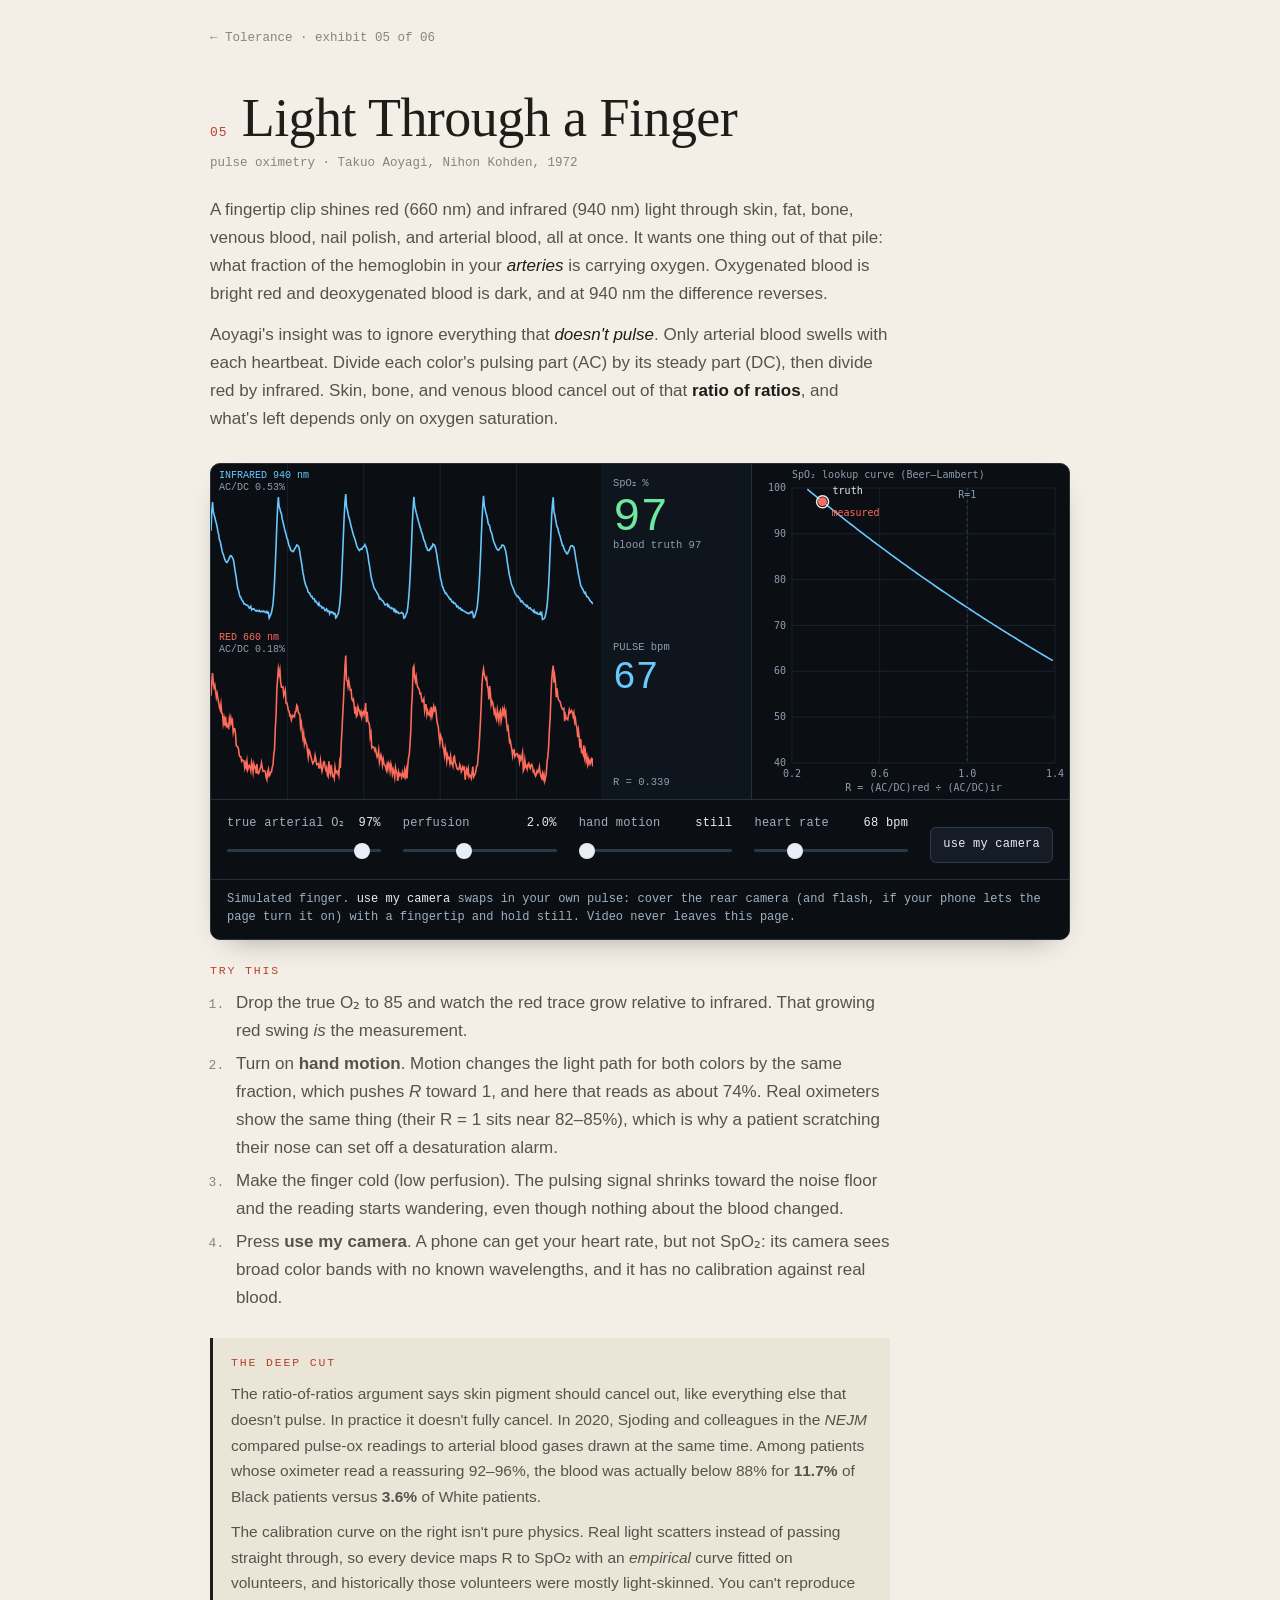
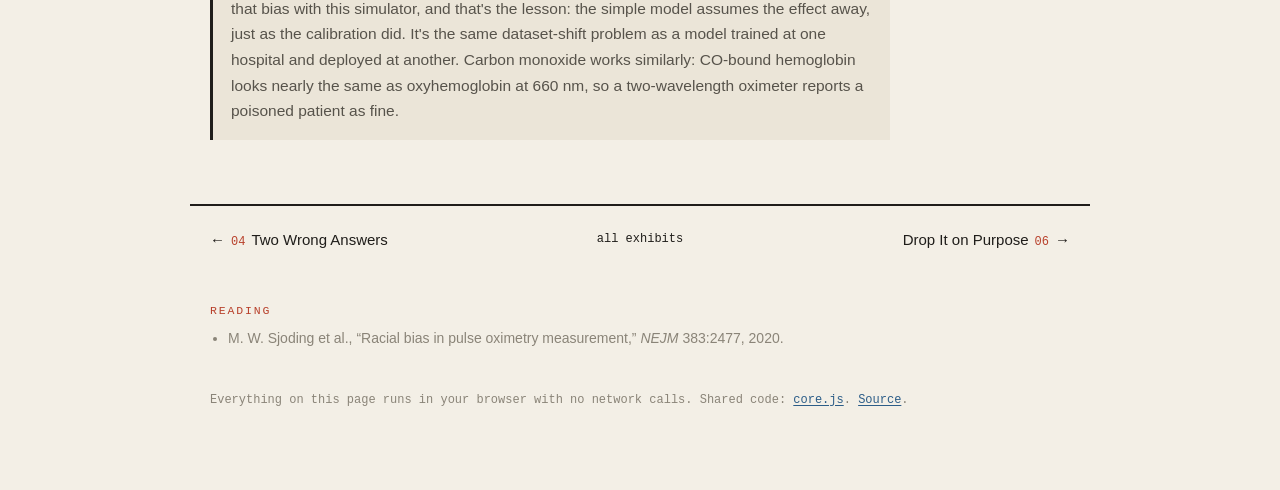
<file: pulse-ox/index.html>
<!DOCTYPE html>
<html lang="en">
<head>
<meta charset="utf-8">
<meta name="viewport" content="width=device-width, initial-scale=1">
<title>Light Through a Finger · Tolerance</title>
<meta name="description" content="How a pulse oximeter reads oxygen, what fools it, and your own pulse through the camera.">
<meta name="theme-color" content="#f3efe6" media="(prefers-color-scheme: light)">
<meta name="theme-color" content="#121418" media="(prefers-color-scheme: dark)">
<link rel="icon" href="data:image/svg+xml,%3Csvg xmlns='http://www.w3.org/2000/svg' viewBox='0 0 64 64'%3E%3Crect width='64' height='64' rx='12' fill='%230b0f14'/%3E%3Cpath d='M8 40 L18 40 L22 28 L27 50 L32 14 L37 44 L41 34 L56 34' fill='none' stroke='%236ee7a0' stroke-width='4' stroke-linejoin='round' stroke-linecap='round'/%3E%3C/svg%3E">
<meta property="og:type" content="website">
<meta property="og:title" content="Light Through a Finger · Tolerance">
<meta property="og:description" content="How a pulse oximeter reads oxygen, what fools it, and your own pulse through the camera.">
<meta property="og:url" content="https://jkastl.github.io/tolerance/pulse-ox/">
<link rel="stylesheet" href="../site.css">
</head>
<body class="solo">
<div class="wrap crumb"><a href="../">← Tolerance</a> · exhibit 05 of 06</div>
<main>
<section class="ex" id="pulse">
  <div class="wrap">
    <div class="ex-head"><span class="ex-num">05</span><h2>Light Through a Finger</h2></div>
    <div class="ex-sub">pulse oximetry · Takuo Aoyagi, Nihon Kohden, 1972</div>
    <div class="prose">
      <p>A fingertip clip shines red (660&nbsp;nm) and infrared (940&nbsp;nm) light through skin, fat,
      bone, venous blood, nail polish, and arterial blood, all at once. It wants one thing out of
      that pile: what fraction of the hemoglobin in your <em>arteries</em> is carrying oxygen.
      Oxygenated blood is bright red and deoxygenated blood is dark, and at 940&nbsp;nm the
      difference reverses.</p>
      <p>Aoyagi's insight was to ignore everything that <em>doesn't pulse</em>. Only arterial blood swells
      with each heartbeat. Divide each color's pulsing part (AC) by its steady part (DC), then divide
      red by infrared. Skin, bone, and venous blood cancel out of that <strong>ratio of ratios</strong>, and what's left
      depends only on oxygen saturation.</p>
    </div>
    <div class="panel">
      <div class="screens">
        <div class="screen"><canvas id="ox-mon" aria-label="Pulse oximeter monitor: red and infrared waveforms, SpO2 and heart rate"></canvas></div>
        <div class="screen"><canvas id="ox-cal" aria-label="Calibration curve from ratio R to oxygen saturation"></canvas></div>
      </div>
      <div class="controls">
        <div class="ctl"><label for="ox-s">true arterial O₂ <b id="ox-s-v"></b></label>
          <input type="range" id="ox-s" min="60" max="100" step="1" value="97"></div>
        <div class="ctl"><label for="ox-pi">perfusion <b id="ox-pi-v"></b></label>
          <input type="range" id="ox-pi" min="0.1" max="5" step="0.05" value="2"></div>
        <div class="ctl"><label for="ox-m">hand motion <b id="ox-m-v"></b></label>
          <input type="range" id="ox-m" min="0" max="1" step="0.01" value="0"></div>
        <div class="ctl"><label for="ox-hr">heart rate <b id="ox-hr-v"></b></label>
          <input type="range" id="ox-hr" min="40" max="160" step="1" value="68"></div>
        <div class="btns"><button id="ox-cam">use my camera</button></div>
      </div>
      <div class="note" id="ox-note">Simulated finger. <b>use my camera</b> swaps in your own pulse: cover the rear camera (and flash, if your phone lets the page turn it on) with a fingertip and hold still. Video never leaves this page.</div>
      <video id="ox-video" class="hidden" playsinline muted></video>
    </div>
    <div class="try">
      <h3>Try this</h3>
      <ol>
        <li>Drop the true O₂ to 85 and watch the red trace grow relative to infrared. That growing red swing <em>is</em> the measurement.</li>
        <li>Turn on <b>hand motion</b>. Motion changes the light path for both colors by the same fraction, which pushes <em>R</em> toward 1, and here that reads as about 74%. Real oximeters show the same thing (their R&nbsp;=&nbsp;1 sits near 82–85%), which is why a patient scratching their nose can set off a desaturation alarm.</li>
        <li>Make the finger cold (low perfusion). The pulsing signal shrinks toward the noise floor and the reading starts wandering, even though nothing about the blood changed.</li>
        <li>Press <b>use my camera</b>. A phone can get your heart rate, but not SpO₂: its camera sees broad color bands with no known wavelengths, and it has no calibration against real blood.</li>
      </ol>
    </div>
    <div class="deep">
      <h3>The deep cut</h3>
      <p>The ratio-of-ratios argument says skin pigment should cancel out, like everything else that doesn't pulse. In
      practice it doesn't fully cancel. In 2020, Sjoding and colleagues in the <em>NEJM</em> compared
      pulse-ox readings to arterial blood gases drawn at the same time. Among patients whose oximeter read a reassuring 92–96%, the
      blood was actually below 88% for <b>11.7%</b> of Black patients versus <b>3.6%</b> of White patients.</p>
      <p>The calibration curve on the right isn't pure physics. Real light scatters instead of passing
      straight through, so every device maps R to SpO₂ with an <em>empirical</em> curve fitted on
      volunteers, and historically those volunteers were mostly light-skinned. You can't reproduce that
      bias with this simulator, and that's the lesson: the simple model assumes the effect away, just
      as the calibration did. It's the same dataset-shift problem as a model trained at one hospital
      and deployed at another. Carbon monoxide works similarly: CO-bound hemoglobin looks nearly the
      same as oxyhemoglobin at 660&nbsp;nm, so a two-wavelength oximeter reports a
      poisoned patient as fine.</p>
    </div>
  </div>
</section>
</main>
<nav class="pager wrap" aria-label="Exhibits"><a class="prev" href="../kalman/">←<span class="n">04</span>Two Wrong Answers</a><a class="home" href="../">all exhibits</a><a class="next" href="../bufferbloat/">Drop It on Purpose<span class="n">06</span>→</a></nav>
<footer class="page-foot">
  <div class="wrap">
    <div class="refs">
      <h3>Reading</h3>
      <ul>
        <li>M. W. Sjoding et al., “Racial bias in pulse oximetry measurement,” <i>NEJM</i> 383:2477, 2020.</li>
      </ul>
    </div>
    <p class="colophon">Everything on this page runs in your browser with no network calls. Shared code: <a href="../core.js">core.js</a>. <a href="https://github.com/jkastl/tolerance">Source</a>.</p>
  </div>
</footer>
<script src="../core.js"></script>
<script>
"use strict";
/* ================================================================
   05 · LIGHT THROUGH A FINGER — pulse oximetry (+ camera PPG)
   ================================================================ */
(() => {
  const mon = $('#ox-mon'), cal = $('#ox-cal');
  const sIn = $('#ox-s'), piIn = $('#ox-pi'), mIn = $('#ox-m'), hrIn = $('#ox-hr'), camBtn = $('#ox-cam');
  const video = $('#ox-video');
  // molar extinction coefficients (cm⁻¹/M), Prahl's tabulation
  const E = { r: { o: 319.6, d: 3226.56 }, i: { o: 1214, d: 693.44 } };
  const eR = S => S * E.r.o + (1 - S) * E.r.d;
  const eI = S => S * E.i.o + (1 - S) * E.i.d;
  const Rof = S => eR(S) / eI(S);
  const Sof = R => (E.r.d - R * E.i.d) / (R * (E.i.o - E.i.d) - (E.r.o - E.r.d));
  const FS = 100, WIN = 5 * FS;
  let M, Cc;
  let S = +sIn.value / 100, PI = +piIn.value, motion = +mIn.value, HR = +hrIn.value;
  let phase = 0, t = 0, mw = [0], mph = [Math.random() * TAU, Math.random() * TAU];
  const red = [], irr = [];
  let reading = { spo2: null, hr: null, R: null };
  let procTimer = 0;
  // camera state
  let cam = null;

  function pulseShape(ph) {
    // sharp systolic upstroke, slow run-off, and a dicrotic bump
    const up = ph < 0.16 ? Math.exp(-Math.pow((ph - 0.16) / 0.06, 2)) : 0;
    const down = ph >= 0.16 ? Math.exp(-(ph - 0.16) / 0.3) : 0;
    const notch = 0.22 * Math.exp(-Math.pow((ph - 0.45) / 0.07, 2));
    return up + down * 0.9 + notch;
  }
  function simSample(dt) {
    t += dt;
    phase += dt * HR / 60 * (1 + 0.03 * Math.sin(t * 0.9));
    if (phase >= 1) phase -= 1;
    const g = pulseShape(phase);
    const k = (PI / 100) / eI(0.97);           // pulsatile absorbance scale
    const dAr = g * k * eR(S), dAi = g * k * eI(S);
    // hand motion: same fractional change of light path for both colours
    mw[0] += (gauss() * 0.9 - mw[0] * 0.8) * dt * 3;
    const m = motion * 0.035 * (Math.sin(TAU * 1.3 * t + mph[0]) + 0.7 * Math.sin(TAU * 2.2 * t + mph[1]) + 1.5 * mw[0]);
    const nz = 0.00012;
    red.push(0.55 * Math.exp(-dAr) * (1 + m) + nz * gauss());
    irr.push(1.0 * Math.exp(-dAi) * (1 + m) + nz * gauss());
    if (red.length > WIN) { red.shift(); irr.shift(); }
  }

  function stats(x) {
    let mu = 0; for (const v of x) mu += v; mu /= x.length;
    let sd = 0; for (const v of x) sd += (v - mu) * (v - mu); sd = Math.sqrt(sd / x.length);
    return { mu, sd };
  }
  // detrend by subtracting a centred moving average
  function highpass(x, win) {
    const out = new Float32Array(x.length), h = win >> 1;
    let s = 0, n = 0;
    const pre = new Float64Array(x.length + 1);
    for (let i = 0; i < x.length; i++) pre[i + 1] = pre[i] + x[i];
    for (let i = 0; i < x.length; i++) {
      const a = Math.max(0, i - h), b = Math.min(x.length, i + h + 1);
      out[i] = x[i] - (pre[b] - pre[a]) / (b - a);
    }
    return out;
  }
  // heart rate by autocorrelation, 36–200 bpm
  function heartRate(x, fs) {
    const n = x.length; if (n < fs * 3) return null;
    const { mu } = stats(x);
    const y = x.map(v => v - mu);
    let r0 = 0; for (const v of y) r0 += v * v;
    if (!r0) return null;
    let best = 0, bestLag = 0;
    const lo = Math.floor(fs * 60 / 200), hi = Math.min(n - 1, Math.floor(fs * 60 / 36));
    const ac = [];
    for (let lag = lo; lag <= hi; lag++) {
      let s = 0; for (let i = 0; i + lag < n; i++) s += y[i] * y[i + lag];
      s /= r0; ac.push(s);
      if (s > best) { best = s; bestLag = lag; }
    }
    if (best < 0.25) return null;
    // prefer the first strong peak (avoid picking 2× period)
    for (let i = 1; i < ac.length - 1; i++) {
      if (ac[i] > ac[i - 1] && ac[i] >= ac[i + 1] && ac[i] > best * 0.85) { bestLag = lo + i; break; }
    }
    return 60 * fs / bestLag;
  }

  function processSim() {
    if (red.length < FS * 3) return;
    const a = stats(red), b = stats(irr);
    const R = (a.sd / a.mu) / (b.sd / b.mu);
    const s = clamp(Sof(R), 0, 1);
    reading = { spo2: Math.min(100, Math.round(s * 100)), hr: heartRate(irr.map(v => -v), FS), R };
  }

  function drawTrace(ctx, x, top, hgt, w, col, label) {
    if (x.length < 2) return;
    const hp = x;
    let lo = Infinity, hi = -Infinity; for (const v of hp) { if (v < lo) lo = v; if (v > hi) hi = v; }
    const span = (hi - lo) || 1;
    ctx.strokeStyle = col; ctx.lineWidth = 1.6; ctx.beginPath();
    const n = hp.length;
    for (let i = 0; i < n; i++) {
      const px = (i / (WIN - 1)) * w, py = top + hgt - ((hp[i] - lo) / span) * hgt;
      i ? ctx.lineTo(px, py) : ctx.moveTo(px, py);
    }
    ctx.stroke();
    ctx.fillStyle = col; ctx.font = font(10); ctx.textAlign = 'left';
    ctx.fillText(label, 8, top - 16);
  }

  function drawMon() {
    const { ctx, w, h } = M;
    ctx.fillStyle = COL.bg; ctx.fillRect(0, 0, w, h);
    const panelW = Math.min(150, w * 0.34);
    const tw = w - panelW - 8;
    ctx.strokeStyle = COL.grid; ctx.lineWidth = 1;
    for (let i = 1; i < 5; i++) { ctx.beginPath(); ctx.moveTo(tw * i / 5, 0); ctx.lineTo(tw * i / 5, h); ctx.stroke(); }
    if (cam) {
      const x = cam.trace;
      if (x.length > 10) {
        // show absorbance-like (inverted) detrended signal; last 5 s at ~30 fps
        ctx.save(); ctx.beginPath(); ctx.rect(0, 0, tw, h); ctx.clip();
        const n = x.length;
        let lo = Infinity, hi = -Infinity; for (const v of x) { if (v < lo) lo = v; if (v > hi) hi = v; }
        const span = (hi - lo) || 1;
        ctx.strokeStyle = COL.fault; ctx.lineWidth = 1.8; ctx.beginPath();
        for (let i = 0; i < n; i++) { const px = i / (n - 1) * tw, py = 20 + (h - 40) * (1 - (x[i] - lo) / span); i ? ctx.lineTo(px, py) : ctx.moveTo(px, py); }
        ctx.stroke(); ctx.restore();
      }
      ctx.fillStyle = COL.fault; ctx.font = font(10); ctx.fillText('YOUR FINGER · camera red channel', 8, 12);
    } else {
      // invert so each beat points up, like a bedside monitor
      const hr = highpass(red, 150).map(v => -v), hi = highpass(irr, 150).map(v => -v);
      ctx.save(); ctx.beginPath(); ctx.rect(0, 0, tw, h); ctx.clip();
      drawTrace(ctx, hi, 30, h / 2 - 42, tw, COL.ir, 'INFRARED 940 nm');
      drawTrace(ctx, hr, h / 2 + 24, h / 2 - 42, tw, COL.fault, 'RED 660 nm');
      ctx.restore();
      // AC/DC bars — the actual measurement
      const a = stats(red), b = stats(irr);
      const acdcR = a.sd / a.mu * 100, acdcI = b.sd / b.mu * 100;
      ctx.font = font(10); ctx.fillStyle = COL.text; ctx.textAlign = 'left';
      ctx.fillText(`AC/DC ${acdcI.toFixed(2)}%`, 8, 26);
      ctx.fillText(`AC/DC ${acdcR.toFixed(2)}%`, 8, h / 2 + 20);
    }
    // numeric panel
    const px = w - panelW;
    ctx.fillStyle = '#0f151d'; ctx.fillRect(px, 0, panelW, h);
    ctx.textAlign = 'left'; ctx.font = font(10.5); ctx.fillStyle = COL.text;
    ctx.fillText('SpO₂ %', px + 12, 22);
    const spo2 = cam ? null : reading.spo2;
    const truth = Math.round(S * 100);
    const off = spo2 == null ? 0 : spo2 - truth;
    ctx.font = font(Math.min(46, panelW * 0.34), 500);
    ctx.fillStyle = spo2 == null ? COL.text : Math.abs(off) <= 2 ? COL.sig : Math.abs(off) <= 5 ? COL.caution : COL.fault;
    ctx.fillText(spo2 == null ? '--' : spo2, px + 12, 66);
    ctx.font = font(10.5); ctx.fillStyle = COL.text;
    if (!cam) ctx.fillText(`blood truth ${truth}`, px + 12, 84);
    else ctx.fillText('needs 2 known λ', px + 12, 84);
    ctx.fillText('PULSE bpm', px + 12, h / 2 + 18);
    const hrv = cam ? cam.hr : reading.hr;
    ctx.font = font(Math.min(38, panelW * 0.28), 500); ctx.fillStyle = hrv ? COL.ir : COL.text;
    ctx.fillText(hrv ? Math.round(hrv) : '--', px + 12, h / 2 + 56);
    if (!cam && reading.R != null) {
      ctx.font = font(10.5); ctx.fillStyle = COL.text;
      ctx.fillText(`R = ${reading.R.toFixed(3)}`, px + 12, h - 14);
    }
    if (cam && cam.msg) {
      ctx.font = font(11); ctx.fillStyle = COL.caution; ctx.textAlign = 'center';
      ctx.fillText(cam.msg, tw / 2, h - 12);
    }
  }

  function drawCal() {
    const { ctx, w, h } = Cc;
    ctx.fillStyle = COL.bg; ctx.fillRect(0, 0, w, h);
    const m = { l: 40, r: 14, t: 24, b: 36 };
    const Rmin = 0.2, Rmax = 1.4, Smin = 0.4, Smax = 1;
    const X = r => m.l + (r - Rmin) / (Rmax - Rmin) * (w - m.l - m.r);
    const Y = s => h - m.b - (s - Smin) / (Smax - Smin) * (h - m.t - m.b);
    ctx.strokeStyle = COL.grid; ctx.lineWidth = 1; ctx.font = font(10); ctx.fillStyle = COL.text;
    for (let s = 0.4; s <= 1.001; s += 0.1) { ctx.beginPath(); ctx.moveTo(m.l, Y(s)); ctx.lineTo(w - m.r, Y(s)); ctx.stroke(); ctx.textAlign = 'right'; ctx.fillText(Math.round(s * 100), m.l - 6, Y(s) + 3); }
    for (let r = 0.2; r <= 1.401; r += 0.4) { ctx.beginPath(); ctx.moveTo(X(r), m.t); ctx.lineTo(X(r), h - m.b); ctx.stroke(); ctx.textAlign = 'center'; ctx.fillText(r.toFixed(1), X(r), h - m.b + 14); }
    ctx.fillText('R = (AC/DC)red ÷ (AC/DC)ir', (m.l + w - m.r) / 2, h - 8);
    ctx.textAlign = 'left'; ctx.fillText('SpO₂ lookup curve (Beer–Lambert)', m.l, 14);
    ctx.strokeStyle = COL.ir; ctx.lineWidth = 1.6; ctx.beginPath();
    let first = true;
    for (let r = Rmin; r <= Rmax; r += 0.01) { const s = Sof(r); if (s < Smin || s > Smax) continue; first ? ctx.moveTo(X(r), Y(s)) : ctx.lineTo(X(r), Y(s)); first = false; }
    ctx.stroke();
    // R = 1 line
    ctx.setLineDash([3, 3]); ctx.strokeStyle = COL.grid2; ctx.beginPath(); ctx.moveTo(X(1), m.t); ctx.lineTo(X(1), h - m.b); ctx.stroke(); ctx.setLineDash([]);
    ctx.fillStyle = COL.text; ctx.textAlign = 'center'; ctx.fillText('R=1', X(1), m.t + 10);
    if (cam) return;
    // truth point
    const Rt = Rof(S);
    ctx.strokeStyle = COL.bright; ctx.lineWidth = 1.5; ctx.beginPath(); ctx.arc(X(Rt), Y(S), 6, 0, TAU); ctx.stroke();
    // measured point
    if (reading.R != null) {
      const Rm = clamp(reading.R, Rmin, Rmax), Sm = clamp(Sof(reading.R), Smin, Smax);
      ctx.fillStyle = COL.fault; ctx.beginPath(); ctx.arc(X(Rm), Y(Sm), 4.5, 0, TAU); ctx.fill();
      ctx.textAlign = X(Rm) > w * 0.6 ? 'right' : 'left';
      ctx.fillText('measured', X(Rm) + (X(Rm) > w * 0.6 ? -9 : 9), Y(Sm) + 14);
    }
    ctx.fillStyle = COL.bright; ctx.textAlign = X(Rt) > w * 0.6 ? 'right' : 'left';
    ctx.fillText('truth', X(Rt) + (X(Rt) > w * 0.6 ? -10 : 10), Y(S) - 8);
  }

  function updateText() {
    $('#ox-s-v').textContent = Math.round(S * 100) + '%';
    $('#ox-pi-v').textContent = PI.toFixed(1) + '%' + (PI < 0.6 ? ' · cold' : PI > 3 ? ' · warm' : '');
    $('#ox-m-v').textContent = motion ? Math.round(motion * 100) + '%' : 'still';
    $('#ox-hr-v').textContent = HR + ' bpm';
  }
  sIn.addEventListener('input', () => { S = +sIn.value / 100; updateText(); });
  piIn.addEventListener('input', () => { PI = +piIn.value; updateText(); });
  mIn.addEventListener('input', () => { motion = +mIn.value; updateText(); });
  hrIn.addEventListener('input', () => { HR = +hrIn.value; updateText(); });

  /* ---- camera photoplethysmography ---- */
  const small = document.createElement('canvas'); small.width = 40; small.height = 30;
  const sctx = small.getContext('2d', { willReadFrequently: true });
  async function startCam() {
    const note = $('#ox-note');
    if (!navigator.mediaDevices || !navigator.mediaDevices.getUserMedia) { note.textContent = 'This browser does not expose a camera to web pages.'; return; }
    try {
      const stream = await navigator.mediaDevices.getUserMedia({ video: { facingMode: { ideal: 'environment' }, width: { ideal: 320 }, height: { ideal: 240 } }, audio: false });
      video.srcObject = stream; await video.play();
      const track = stream.getVideoTracks()[0];
      let torch = false;
      try { await track.applyConstraints({ advanced: [{ torch: true }] }); torch = true; } catch (e) { /* not supported */ }
      cam = { stream, track, samples: [], trace: [], hr: null, msg: 'cover the lens with a fingertip', torch };
      camBtn.textContent = 'stop camera'; camBtn.classList.add('on');
      note.innerHTML = torch
        ? 'Flash is on. Rest a fingertip lightly over the lens <b>and</b> flash, and hold still for ten seconds.'
        : 'This browser won\'t let a page switch on the flash, so work in bright light. Rest a fingertip lightly over the lens and hold still. On a laptop, hold your fingertip over the webcam in front of a lamp.';
    } catch (e) {
      note.textContent = 'Camera unavailable or permission denied. The simulated finger is still running.';
    }
  }
  function stopCam() {
    if (!cam) return;
    try { cam.track.applyConstraints({ advanced: [{ torch: false }] }); } catch (e) { }
    cam.stream.getTracks().forEach(tr => tr.stop());
    cam = null; video.srcObject = null;
    camBtn.textContent = 'use my camera'; camBtn.classList.remove('on');
    $('#ox-note').innerHTML = 'Simulated finger. <b>use my camera</b> swaps in your own pulse: cover the rear camera (and flash, if your phone lets the page turn it on) with a fingertip and hold still. Video never leaves this page.';
  }
  camBtn.addEventListener('click', () => cam ? stopCam() : startCam());
  function camSample() {
    if (!cam || video.readyState < 2) return;
    sctx.drawImage(video, 0, 0, small.width, small.height);
    const d = sctx.getImageData(0, 0, small.width, small.height).data;
    let r = 0, g = 0, b = 0;
    for (let i = 0; i < d.length; i += 4) { r += d[i]; g += d[i + 1]; b += d[i + 2]; }
    const n = d.length / 4; r /= n; g /= n; b /= n;
    const now = performance.now() / 1000;
    cam.samples.push({ t: now, r });
    while (cam.samples.length && cam.samples[0].t < now - 10) cam.samples.shift();
    const covered = r > 60 && r > 1.6 * g && r > 1.6 * b;
    cam.msg = covered ? '' : 'cover the lens with a fingertip';
    // resample uniformly to 30 Hz
    const s = cam.samples; if (s.length < 30) return;
    const fs = 30, t0 = s[0].t, t1 = s[s.length - 1].t, out = [];
    for (let tt = t0, j = 0; tt <= t1; tt += 1 / fs) {
      while (j < s.length - 2 && s[j + 1].t < tt) j++;
      const a = s[j], bb = s[j + 1]; const u = (tt - a.t) / ((bb.t - a.t) || 1);
      out.push(a.r + (bb.r - a.r) * clamp(u, 0, 1));
    }
    // detrend (1.3 s) and light smoothing; invert so beats point up
    const hp = highpass(out, 39);
    const sm = hp.map((v, i) => -(hp[Math.max(0, i - 1)] + v + hp[Math.min(hp.length - 1, i + 1)]) / 3);
    cam.trace = sm.slice(-fs * 5);
    const est = covered ? heartRate(sm.slice(-fs * 8), fs) : null;
    cam.hr = est ? (cam.hr ? cam.hr * 0.8 + est * 0.2 : est) : (covered ? cam.hr : null);
  }

  const ex = register($('#pulse'), {
    resize() {
      const narrow = window.innerWidth <= 640;
      M = fit(mon, narrow ? 0.7 : 0.62, 240, 360);
      Cc = fit(cal, narrow ? 0.75 : M.h / cal.parentElement.clientWidth, narrow ? 240 : M.h, narrow ? 340 : M.h);
      drawMon(); drawCal();
    },
    tick(dt) {
      const n = Math.round(dt * FS);
      for (let i = 0; i < n; i++) simSample(1 / FS);
      camSample();
      procTimer += dt;
      if (procTimer > 0.5) { procTimer = 0; processSim(); drawCal(); }
      drawMon();
    },
  });
  // prime the buffers so the monitor isn't empty on first view
  for (let i = 0; i < WIN; i++) simSample(1 / FS);
  processSim(); updateText(); ex.resize();
  io.observe(ex.el);
  // stop the camera if the section scrolls far away or the tab hides
  document.addEventListener('visibilitychange', () => { if (document.hidden) stopCam(); });
})();
</script>
</body>
</html>
</file>
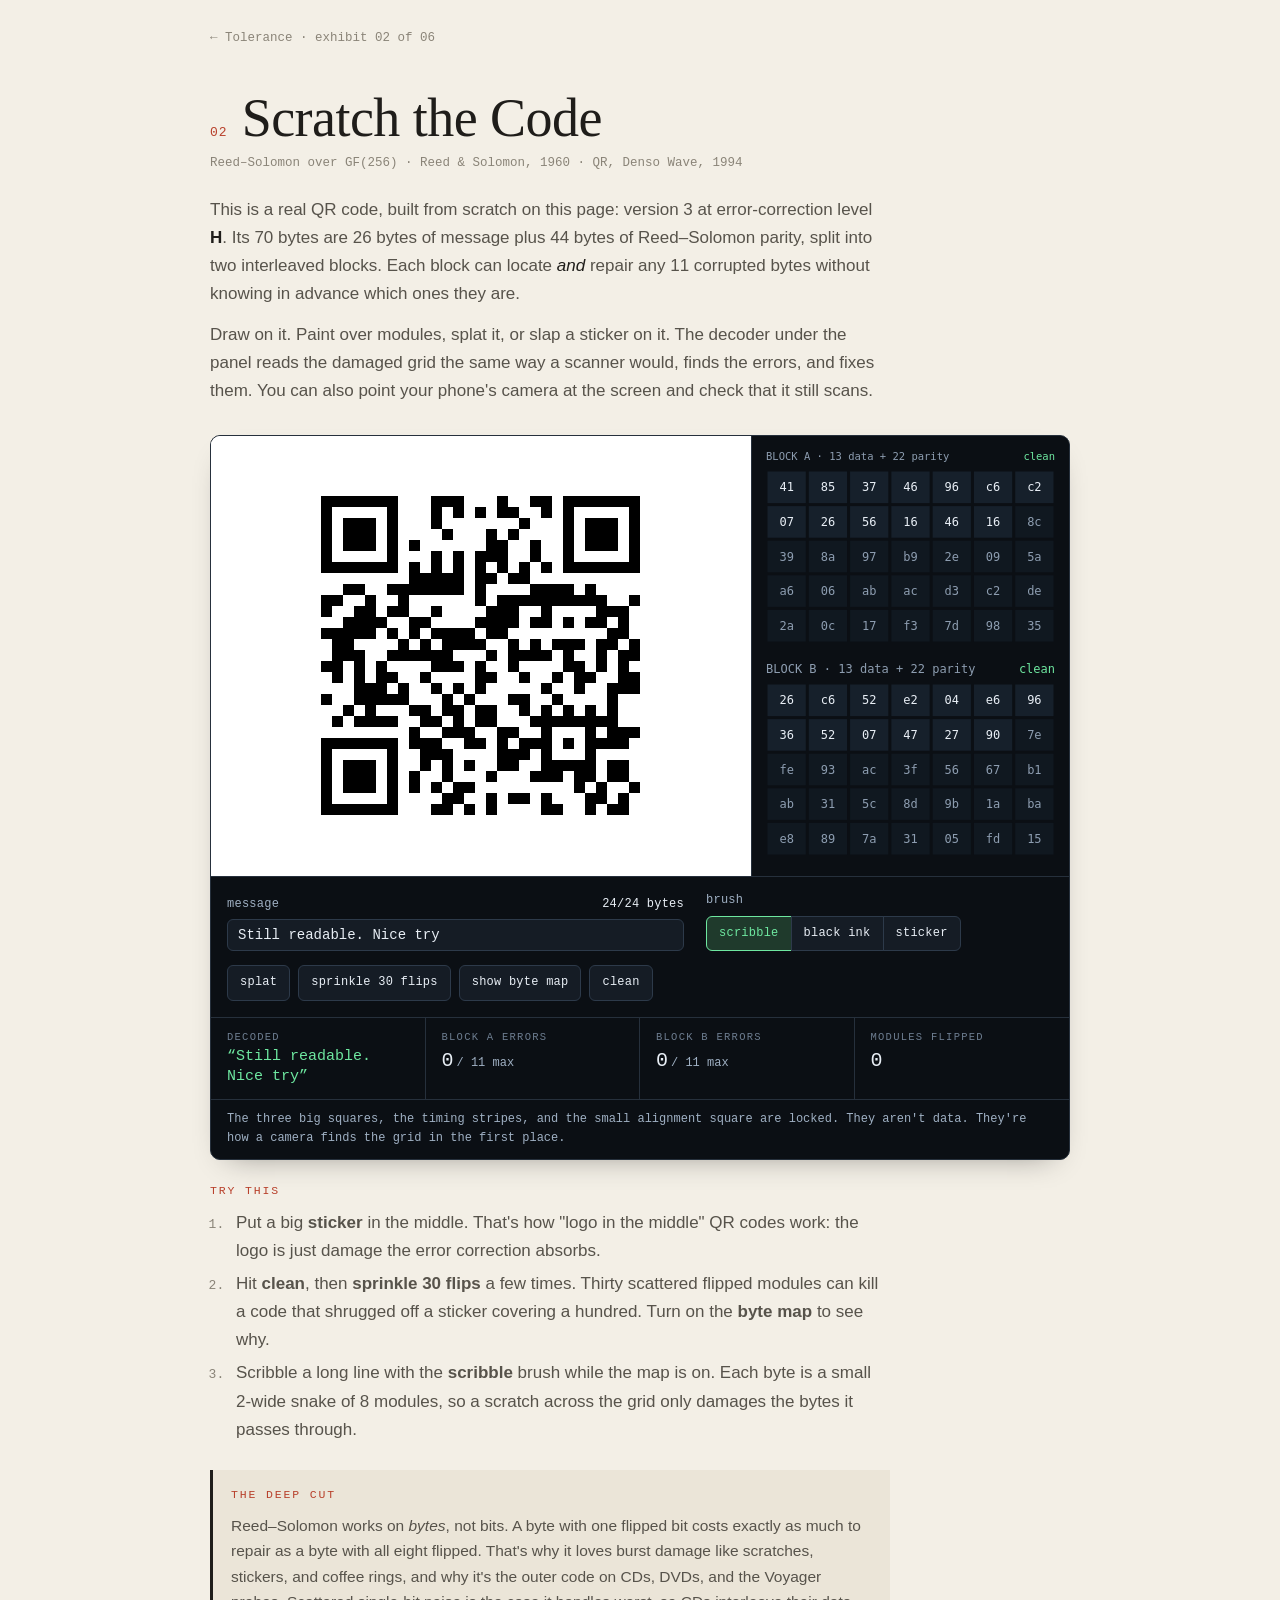
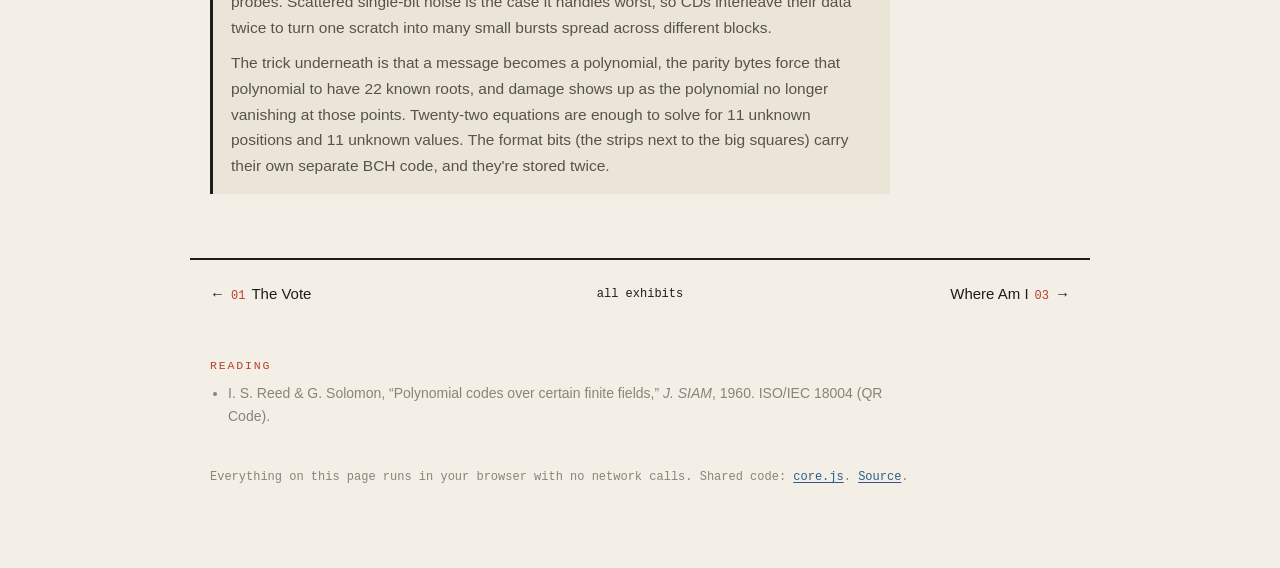
<file: qr/index.html>
<!DOCTYPE html>
<html lang="en">
<head>
<meta charset="utf-8">
<meta name="viewport" content="width=device-width, initial-scale=1">
<title>Scratch the Code · Tolerance</title>
<meta name="description" content="A real QR code you can deface, and the Reed–Solomon decoder that repairs it live.">
<meta name="theme-color" content="#f3efe6" media="(prefers-color-scheme: light)">
<meta name="theme-color" content="#121418" media="(prefers-color-scheme: dark)">
<link rel="icon" href="data:image/svg+xml,%3Csvg xmlns='http://www.w3.org/2000/svg' viewBox='0 0 64 64'%3E%3Crect width='64' height='64' rx='12' fill='%230b0f14'/%3E%3Cpath d='M8 40 L18 40 L22 28 L27 50 L32 14 L37 44 L41 34 L56 34' fill='none' stroke='%236ee7a0' stroke-width='4' stroke-linejoin='round' stroke-linecap='round'/%3E%3C/svg%3E">
<meta property="og:type" content="website">
<meta property="og:title" content="Scratch the Code · Tolerance">
<meta property="og:description" content="A real QR code you can deface, and the Reed–Solomon decoder that repairs it live.">
<meta property="og:url" content="https://jkastl.github.io/tolerance/qr/">
<link rel="stylesheet" href="../site.css">
</head>
<body class="solo">
<div class="wrap crumb"><a href="../">← Tolerance</a> · exhibit 02 of 06</div>
<main>
<section class="ex" id="scratch">
  <div class="wrap">
    <div class="ex-head"><span class="ex-num">02</span><h2>Scratch the Code</h2></div>
    <div class="ex-sub">Reed–Solomon over GF(256) · Reed &amp; Solomon, 1960 · QR, Denso Wave, 1994</div>
    <div class="prose">
      <p>This is a real QR code, built from scratch on this page: version 3 at error-correction level
      <strong>H</strong>. Its 70 bytes are 26 bytes of message plus 44 bytes of
      Reed–Solomon parity, split into two interleaved blocks. Each block can locate <em>and</em>
      repair any 11 corrupted bytes without knowing in advance which ones they are.</p>
      <p>Draw on it. Paint over modules, splat it, or slap a sticker on it. The decoder under the
      panel reads the damaged grid the same way a scanner would, finds the errors, and fixes them.
      You can also point your phone's camera at the screen and check that it still scans.</p>
    </div>
    <div class="panel">
      <div class="screens">
        <div class="screen" style="background:#fff"><canvas id="qr-cv" aria-label="QR code you can draw on"></canvas></div>
        <div class="screen"><canvas id="qr-map" aria-label="Map of the 70 codewords in two blocks, damaged ones highlighted"></canvas></div>
      </div>
      <div class="controls">
        <div class="ctl" style="flex-basis:260px"><label for="qr-text">message <b id="qr-bytes"></b></label>
          <input type="text" id="qr-text" value="Still readable. Nice try" spellcheck="false" autocomplete="off"></div>
        <div class="ctl"><label>brush</label>
          <div class="seg" id="qr-tool">
            <input type="radio" name="qt" id="qt-pen" value="pen" checked><label for="qt-pen">scribble</label>
            <input type="radio" name="qt" id="qt-ink" value="ink"><label for="qt-ink">black ink</label>
            <input type="radio" name="qt" id="qt-sticker" value="sticker"><label for="qt-sticker">sticker</label>
          </div></div>
        <div class="btns">
          <button id="qr-splat">splat</button>
          <button id="qr-salt">sprinkle 30 flips</button>
          <button id="qr-map-btn">show byte map</button>
          <button id="qr-reset">clean</button>
        </div>
      </div>
      <div class="readouts">
        <div class="ro"><div class="k">decoded</div><div class="v" id="qr-out" style="font-size:15px">—</div></div>
        <div class="ro"><div class="k">block A errors</div><div class="v" id="qr-a">0<small>/ 11</small></div></div>
        <div class="ro"><div class="k">block B errors</div><div class="v" id="qr-b">0<small>/ 11</small></div></div>
        <div class="ro"><div class="k">modules flipped</div><div class="v" id="qr-flips">0</div></div>
      </div>
      <div class="note" id="qr-note">The three big squares, the timing stripes, and the small alignment square are locked. They aren't data. They're how a camera finds the grid in the first place.</div>
    </div>
    <div class="try">
      <h3>Try this</h3>
      <ol>
        <li>Put a big <b>sticker</b> in the middle. That's how "logo in the middle" QR codes work: the logo is just damage the error correction absorbs.</li>
        <li>Hit <b>clean</b>, then <b>sprinkle 30 flips</b> a few times. Thirty scattered flipped modules can kill a code that shrugged off a sticker covering a hundred. Turn on the <b>byte map</b> to see why.</li>
        <li>Scribble a long line with the <b>scribble</b> brush while the map is on. Each byte is a small 2-wide snake of 8 modules, so a scratch across the grid only damages the bytes it passes through.</li>
      </ol>
    </div>
    <div class="deep">
      <h3>The deep cut</h3>
      <p>Reed–Solomon works on <em>bytes</em>, not bits. A byte with one flipped bit costs exactly as
      much to repair as a byte with all eight flipped. That's why it loves burst damage like scratches,
      stickers, and coffee rings, and why it's the outer code on CDs, DVDs, and the Voyager probes. Scattered
      single-bit noise is the case it handles worst, so CDs interleave their data twice to turn one
      scratch into many small bursts spread across different blocks.</p>
      <p>The trick underneath is that a message becomes a polynomial, the parity bytes force that polynomial to have
      22 known roots, and damage shows up as the polynomial no longer vanishing at those points. Twenty-two
      equations are enough to solve for 11 unknown positions and 11 unknown values. The format
      bits (the strips next to the big squares) carry their own separate BCH code, and they're stored twice.</p>
    </div>
  </div>
</section>
</main>
<nav class="pager wrap" aria-label="Exhibits"><a class="prev" href="../vote/">←<span class="n">01</span>The Vote</a><a class="home" href="../">all exhibits</a><a class="next" href="../gps/">Where Am I<span class="n">03</span>→</a></nav>
<footer class="page-foot">
  <div class="wrap">
    <div class="refs">
      <h3>Reading</h3>
      <ul>
        <li>I. S. Reed &amp; G. Solomon, “Polynomial codes over certain finite fields,” <i>J. SIAM</i>, 1960. ISO/IEC 18004 (QR Code).</li>
      </ul>
    </div>
    <p class="colophon">Everything on this page runs in your browser with no network calls. Shared code: <a href="../core.js">core.js</a>. <a href="https://github.com/jkastl/tolerance">Source</a>.</p>
  </div>
</footer>
<script src="../core.js"></script>
<script>
"use strict";
/* ================================================================
   02 · SCRATCH THE CODE — QR version 3-H, encoder + decoder
   ================================================================ */
const QR = (() => {
  /* ---- GF(256), primitive polynomial x^8+x^4+x^3+x^2+1 (0x11d) ---- */
  const EXP = new Uint8Array(512), LOG = new Uint8Array(256);
  for (let i = 0, x = 1; i < 255; i++) { EXP[i] = x; LOG[x] = i; x <<= 1; if (x & 256) x ^= 0x11d; }
  for (let i = 255; i < 512; i++) EXP[i] = EXP[i - 255];
  const mul = (a, b) => (a && b) ? EXP[LOG[a] + LOG[b]] : 0;
  const div = (a, b) => a ? EXP[(LOG[a] + 255 - LOG[b]) % 255] : 0;
  const inv = a => EXP[255 - LOG[a]];

  /* ---- Reed–Solomon encode: remainder of msg·x^n / Π(x − α^i) ---- */
  function rsGenerator(n) {
    let g = [1];
    for (let i = 0; i < n; i++) {
      const ng = new Array(g.length + 1).fill(0);
      for (let j = 0; j < g.length; j++) { ng[j] ^= g[j]; ng[j + 1] ^= mul(g[j], EXP[i]); }
      g = ng;
    }
    return g; // big-endian, g[0] = 1
  }
  function rsEncode(data, n) {
    const g = rsGenerator(n);
    const r = new Array(n).fill(0);
    for (const d of data) {
      const factor = d ^ r[0];
      r.shift(); r.push(0);
      for (let j = 0; j < n; j++) r[j] ^= mul(g[j + 1], factor);
    }
    return r;
  }

  /* ---- Reed–Solomon decode (Berlekamp–Massey, Chien, Forney) ----
     cw: big-endian codeword (cw[0] is the x^(len-1) coefficient). fcr = 0.
     Returns { ok, data, positions } or { ok:false }. */
  function evalBE(poly, x) { let y = 0; for (const c of poly) y = mul(y, x) ^ c; return y; }
  function evalLE(poly, x) { let y = 0; for (let i = poly.length - 1; i >= 0; i--) y = mul(y, x) ^ poly[i]; return y; }
  function rsDecode(cw, nsym) {
    const len = cw.length;
    const S = [];
    let clean = true;
    for (let j = 0; j < nsym; j++) { S.push(evalBE(cw, EXP[j])); if (S[j]) clean = false; }
    if (clean) return { ok: true, fixed: cw.slice(), positions: [] };
    // Berlekamp–Massey → error locator Λ (little-endian, Λ[0] = 1)
    let Lam = [1], B = [1], L = 0, m = 1, b = 1;
    for (let n = 0; n < nsym; n++) {
      let d = S[n];
      for (let i = 1; i <= L; i++) d ^= mul(Lam[i] || 0, S[n - i]);
      if (d === 0) { m++; continue; }
      const coef = div(d, b);
      const T = Lam.slice();
      const need = B.length + m;
      while (Lam.length < need) Lam.push(0);
      for (let i = 0; i < B.length; i++) Lam[i + m] ^= mul(coef, B[i]);
      if (2 * L <= n) { L = n + 1 - L; B = T; b = d; m = 1; } else m++;
    }
    while (Lam.length > 1 && Lam[Lam.length - 1] === 0) Lam.pop();
    if (L > nsym / 2 || Lam.length - 1 !== L) return { ok: false };
    // Chien search: error at power p where Λ(α^-p) = 0
    const powers = [];
    for (let p = 0; p < len; p++) if (evalLE(Lam, EXP[(255 - p) % 255]) === 0) powers.push(p);
    if (powers.length !== L) return { ok: false };
    // Ω = S(x)·Λ(x) mod x^nsym
    const Om = new Array(nsym).fill(0);
    for (let i = 0; i < nsym; i++) for (let j = 0; j < Lam.length && i + j < nsym; j++) Om[i + j] ^= mul(S[i], Lam[j]);
    // Λ'(x): keep odd terms
    const dLam = [];
    for (let i = 1; i < Lam.length; i++) dLam.push(i & 1 ? Lam[i] : 0);
    const fixed = cw.slice();
    const positions = [];
    for (const p of powers) {
      const X = EXP[p], Xi = EXP[(255 - p) % 255];
      const num = mul(X, evalLE(Om, Xi));
      const den = evalLE(dLam, Xi);
      if (!den) return { ok: false };
      const k = len - 1 - p;
      fixed[k] ^= div(num, den);
      positions.push(k);
    }
    for (let j = 0; j < nsym; j++) if (evalBE(fixed, EXP[j])) return { ok: false };
    return { ok: true, fixed, positions: positions.sort((a, b) => a - b) };
  }

  /* ---- version 3, level H geometry ---- */
  const N = 29, BLOCKS = 2, DATA_PER = 13, EC_PER = 22, TOTAL = 70;
  const MAX_BYTES = 24;
  const ECL_H = 2; // format bits for level H

  function blankGrid() { return Array.from({ length: N }, () => new Uint8Array(N)); }
  function buildFunction() {
    const mod = blankGrid(), fn = blankGrid();
    const set = (r, c, v) => { mod[r][c] = v ? 1 : 0; fn[r][c] = 1; };
    // timing
    for (let i = 0; i < N; i++) { set(6, i, i % 2 === 0); set(i, 6, i % 2 === 0); }
    // finders + separators
    for (const [r0, c0] of [[0, 0], [0, N - 7], [N - 7, 0]]) {
      for (let dr = -1; dr <= 7; dr++) for (let dc = -1; dc <= 7; dc++) {
        const r = r0 + dr, c = c0 + dc;
        if (r < 0 || c < 0 || r >= N || c >= N) continue;
        const d = Math.max(Math.abs(dr - 3), Math.abs(dc - 3));
        set(r, c, d !== 2 && d !== 4);
      }
    }
    // alignment at (22,22)
    for (let dr = -2; dr <= 2; dr++) for (let dc = -2; dc <= 2; dc++)
      set(22 + dr, 22 + dc, Math.max(Math.abs(dr), Math.abs(dc)) !== 1);
    // reserve format areas (values filled later) + dark module
    for (let i = 0; i < 9; i++) { fn[8][i] = 1; fn[i][8] = 1; }
    for (let i = 0; i < 8; i++) { fn[8][N - 1 - i] = 1; fn[N - 1 - i][8] = 1; }
    set(N - 8, 8, 1);
    return { mod, fn };
  }
  const BASE = buildFunction();
  const FN = BASE.fn;

  // data module order: for each bit index, [row, col]
  const ORDER = [];
  for (let right = N - 1; right >= 1; right -= 2) {
    if (right === 6) right = 5;
    for (let vert = 0; vert < N; vert++) for (let j = 0; j < 2; j++) {
      const c = right - j, upward = ((right + 1) & 2) === 0;
      const r = upward ? N - 1 - vert : vert;
      if (!FN[r][c]) ORDER.push([r, c]);
    }
  }
  // ORDER has 567 = 70*8 + 7 remainder bits
  // which codeword (0..69, in transmission order) each module belongs to
  const CW_OF = Array.from({ length: N }, () => new Int16Array(N).fill(-1));
  ORDER.forEach(([r, c], i) => { if (i < TOTAL * 8) CW_OF[r][c] = i >> 3; });
  // transmission index → [block, index within block]
  const TX = [];
  for (let i = 0; i < DATA_PER; i++) for (let b = 0; b < BLOCKS; b++) TX.push([b, i]);
  for (let i = 0; i < EC_PER; i++) for (let b = 0; b < BLOCKS; b++) TX.push([b, DATA_PER + i]);

  const MASKS = [
    (r, c) => (r + c) % 2 === 0,
    (r, c) => r % 2 === 0,
    (r, c) => c % 3 === 0,
    (r, c) => (r + c) % 3 === 0,
    (r, c) => (Math.floor(r / 2) + Math.floor(c / 3)) % 2 === 0,
    (r, c) => (r * c) % 2 + (r * c) % 3 === 0,
    (r, c) => ((r * c) % 2 + (r * c) % 3) % 2 === 0,
    (r, c) => ((r + c) % 2 + (r * c) % 3) % 2 === 0,
  ];

  function formatBits(ecl, mask) {
    const data = (ecl << 3) | mask;
    let rem = data;
    for (let i = 0; i < 10; i++) rem = (rem << 1) ^ ((rem >>> 9) * 0x537);
    return ((data << 10) | (rem & 0x3ff)) ^ 0x5412;
  }
  // [row, col] of each format bit 0..14, for both copies
  const FMT_A = [], FMT_B = [];
  for (let i = 0; i <= 5; i++) FMT_A.push([i, 8]);
  FMT_A.push([7, 8], [8, 8], [8, 7]);
  for (let i = 9; i < 15; i++) FMT_A.push([8, 14 - i]);
  for (let i = 0; i < 8; i++) FMT_B.push([8, N - 1 - i]);
  for (let i = 8; i < 15; i++) FMT_B.push([N - 15 + i, 8]);
  const IS_FMT = blankGrid();
  for (const [r, c] of FMT_A.concat(FMT_B)) IS_FMT[r][c] = 1;

  function drawFormat(mod, mask) {
    const bits = formatBits(ECL_H, mask);
    for (let i = 0; i < 15; i++) {
      const v = (bits >>> i) & 1;
      mod[FMT_A[i][0]][FMT_A[i][1]] = v; mod[FMT_B[i][0]][FMT_B[i][1]] = v;
    }
  }

  function penalty(m) {
    let score = 0;
    const get = (r, c, t) => t ? m[c][r] : m[r][c];
    for (let t = 0; t < 2; t++) for (let r = 0; r < N; r++) {
      let run = 1;
      for (let c = 1; c <= N; c++) {
        if (c < N && get(r, c, t) === get(r, c - 1, t)) run++;
        else { if (run >= 5) score += 3 + run - 5; run = 1; }
      }
      for (let c = 0; c + 10 < N; c++) {
        let s = '';
        for (let k = 0; k < 11; k++) s += get(r, c + k, t);
        if (s === '10111010000' || s === '00001011101') score += 40;
      }
    }
    for (let r = 0; r < N - 1; r++) for (let c = 0; c < N - 1; c++) {
      const v = m[r][c];
      if (v === m[r + 1][c] && v === m[r][c + 1] && v === m[r + 1][c + 1]) score += 3;
    }
    let dark = 0; for (const row of m) for (const v of row) dark += v;
    score += Math.floor(Math.abs(dark * 20 - N * N * 10) / (N * N)) * 10;
    return score;
  }

  function utf8(s) { return new TextEncoder().encode(s); }

  /* encode text → { grid, mask, codewords (tx order), blocks } */
  function encode(text) {
    let bytes = utf8(text);
    if (bytes.length > MAX_BYTES) bytes = bytes.slice(0, MAX_BYTES);
    const bits = [];
    const put = (v, n) => { for (let i = n - 1; i >= 0; i--) bits.push((v >>> i) & 1); };
    put(4, 4); put(bytes.length, 8);
    for (const b of bytes) put(b, 8);
    const cap = BLOCKS * DATA_PER * 8;
    for (let i = 0; i < 4 && bits.length < cap; i++) bits.push(0);
    while (bits.length % 8) bits.push(0);
    const data = [];
    for (let i = 0; i < bits.length; i += 8) { let v = 0; for (let k = 0; k < 8; k++) v = (v << 1) | bits[i + k]; data.push(v); }
    for (let pad = 0xEC; data.length < BLOCKS * DATA_PER; pad ^= 0xEC ^ 0x11) data.push(pad);
    const blocks = [];
    for (let b = 0; b < BLOCKS; b++) {
      const d = data.slice(b * DATA_PER, (b + 1) * DATA_PER);
      blocks.push(d.concat(rsEncode(d, EC_PER)));
    }
    const tx = TX.map(([b, i]) => blocks[b][i]);
    let best = null;
    for (let mask = 0; mask < 8; mask++) {
      const m = BASE.mod.map(r => r.slice());
      ORDER.forEach(([r, c], i) => {
        let v = i < TOTAL * 8 ? (tx[i >> 3] >>> (7 - (i & 7))) & 1 : 0;
        if (MASKS[mask](r, c)) v ^= 1;
        m[r][c] = v;
      });
      drawFormat(m, mask);
      const s = penalty(m);
      if (!best || s < best.score) best = { grid: m, mask, score: s };
    }
    return { grid: best.grid, mask: best.mask, tx, blocks, bytes };
  }

  /* decode a (possibly damaged) grid */
  function readFormat(m) {
    let best = null;
    for (const copy of [FMT_A, FMT_B]) {
      let v = 0;
      for (let i = 0; i < 15; i++) v |= m[copy[i][0]][copy[i][1]] << i;
      for (let ecl = 0; ecl < 4; ecl++) for (let mask = 0; mask < 8; mask++) {
        let x = v ^ formatBits(ecl, mask), d = 0;
        while (x) { d += x & 1; x >>>= 1; }
        if (!best || d < best.d) best = { d, ecl, mask };
      }
    }
    return best.d <= 3 ? best : null;
  }
  function decode(m) {
    const fmt = readFormat(m);
    if (!fmt) return { ok: false, why: 'format bits unreadable' };
    const tx = new Array(TOTAL).fill(0);
    ORDER.forEach(([r, c], i) => {
      if (i >= TOTAL * 8) return;
      const v = m[r][c] ^ (MASKS[fmt.mask](r, c) ? 1 : 0);
      tx[i >> 3] |= v << (7 - (i & 7));
    });
    const blocks = [[], []];
    TX.forEach(([b, i], k) => { blocks[b][i] = tx[k]; });
    const res = blocks.map(bl => rsDecode(bl, EC_PER));
    const out = { fmt, tx, blocks: res, ok: res.every(r => r.ok) };
    if (!out.ok) { out.why = 'too many damaged bytes'; return out; }
    const data = [].concat(res[0].fixed.slice(0, DATA_PER), res[1].fixed.slice(0, DATA_PER));
    const mode = data[0] >> 4;
    if (mode !== 4) { out.ok = false; out.why = 'unexpected mode'; return out; }
    const n = ((data[0] & 15) << 4) | (data[1] >> 4);
    const bytes = [];
    for (let i = 0; i < n && i + 2 < data.length; i++) bytes.push(((data[1 + i] & 15) << 4) | (data[2 + i] >> 4));
    out.text = new TextDecoder('utf-8', { fatal: false }).decode(new Uint8Array(bytes));
    return out;
  }

  return { N, MAX_BYTES, FN, IS_FMT, CW_OF, TX, TOTAL, DATA_PER, EC_PER, encode, decode, rsEncode, rsDecode, utf8 };
})();

(() => {
  const cv = $('#qr-cv'), mapCv = $('#qr-map'), txt = $('#qr-text'), toolSeg = $('#qr-tool');
  const N = QR.N, QUIET = 4, TOTALM = N + 2 * QUIET;
  let enc, grid, R, M, showMap = false;
  let flips = 0;
  let lastDec = null;

  function geom() {
    const s = Math.floor(Math.min(R.w, R.h) / TOTALM);
    const size = s * TOTALM;
    return { s, ox: Math.floor((R.w - size) / 2) + QUIET * s, oy: Math.floor((R.h - size) / 2) + QUIET * s };
  }
  function cwDamaged() {
    // which transmitted codewords differ from the clean ones (index by tx order)
    const dmg = new Uint8Array(QR.TOTAL);
    for (let r = 0; r < N; r++) for (let c = 0; c < N; c++) {
      const k = QR.CW_OF[r][c];
      if (k >= 0 && grid[r][c] !== enc.grid[r][c]) dmg[k] = 1;
    }
    return dmg;
  }
  const BLOCK_HUE = ['rgba(105,201,255,', 'rgba(182,156,255,'];
  function draw() {
    const { ctx, w, h } = R;
    ctx.fillStyle = '#fff'; ctx.fillRect(0, 0, w, h);
    const { s, ox, oy } = geom();
    const dmg = showMap ? cwDamaged() : null;
    for (let r = 0; r < N; r++) for (let c = 0; c < N; c++) {
      const x = ox + c * s, y = oy + r * s;
      if (showMap) {
        const k = QR.CW_OF[r][c];
        if (k >= 0) {
          const [b] = QR.TX[k];
          ctx.fillStyle = dmg[k] ? 'rgba(255,107,91,.55)' : BLOCK_HUE[b] + (k % 2 ? '.16)' : '.30)');
          ctx.fillRect(x, y, s, s);
        } else if (QR.IS_FMT[r][c]) { ctx.fillStyle = 'rgba(255,200,97,.45)'; ctx.fillRect(x, y, s, s); }
      }
      if (grid[r][c]) {
        ctx.fillStyle = grid[r][c] !== enc.grid[r][c] && showMap ? '#7a1c10' : '#000';
        if (showMap) ctx.fillRect(x + s * 0.18, y + s * 0.18, s * 0.64, s * 0.64);
        else ctx.fillRect(x, y, s, s);
      }
    }
    if (showMap) {
      ctx.strokeStyle = 'rgba(0,0,0,.25)'; ctx.lineWidth = 1;
      for (let r = 0; r < N; r++) for (let c = 0; c < N; c++) {
        const k = QR.CW_OF[r][c]; if (k < 0) continue;
        const x = ox + c * s, y = oy + r * s;
        if (c + 1 < N && QR.CW_OF[r][c + 1] !== k) { ctx.beginPath(); ctx.moveTo(x + s, y); ctx.lineTo(x + s, y + s); ctx.stroke(); }
        if (r + 1 < N && QR.CW_OF[r + 1][c] !== k) { ctx.beginPath(); ctx.moveTo(x, y + s); ctx.lineTo(x + s, y + s); ctx.stroke(); }
      }
    }
  }

  function drawMap() {
    const { ctx, w, h } = M;
    ctx.fillStyle = COL.bg; ctx.fillRect(0, 0, w, h);
    const d = lastDec;
    const dmg = cwDamaged();
    const cols = 7, pad = 14;
    ctx.font = font(10.5); ctx.textAlign = 'left';
    const blockH = (h - 3 * pad) / 2;
    for (let b = 0; b < 2; b++) {
      const y0 = pad + b * (blockH + pad);
      const res = d && d.blocks ? d.blocks[b] : null;
      const fixedSet = new Set(res && res.ok ? res.positions : []);
      // count damaged in this block
      let hit = 0;
      QR.TX.forEach(([bb], k) => { if (bb === b && dmg[k]) hit++; });
      ctx.fillStyle = COL.text;
      ctx.fillText(`BLOCK ${'AB'[b]} · 13 data + 22 parity`, pad, y0 + 10);
      const status = res && res.ok ? (hit ? `repaired ${hit}` : 'clean') : 'LOST';
      ctx.textAlign = 'right'; ctx.fillStyle = res && res.ok ? (hit ? COL.caution : COL.sig) : COL.fault;
      ctx.fillText(status, w - pad, y0 + 10); ctx.textAlign = 'left';
      const gy = y0 + 20, gh = blockH - 26;
      const rows = 5, cw = (w - 2 * pad) / cols, ch = gh / rows;
      for (let i = 0; i < 35; i++) {
        const cx = pad + (i % cols) * cw, cy = gy + Math.floor(i / cols) * ch;
        const k = QR.TX.findIndex(([bb, ii]) => bb === b && ii === i);
        const damaged = dmg[k];
        const isData = i < QR.DATA_PER;
        ctx.fillStyle = damaged ? (res && res.ok ? 'rgba(255,200,97,.25)' : 'rgba(255,107,91,.3)') : (isData ? '#16202b' : '#101820');
        ctx.fillRect(cx + 1.5, cy + 1.5, cw - 3, ch - 3);
        if (damaged) { ctx.strokeStyle = res && res.ok ? COL.caution : COL.fault; ctx.lineWidth = 1; ctx.strokeRect(cx + 1.5, cy + 1.5, cw - 3, ch - 3); }
        const shown = res && res.ok ? res.fixed[i] : d && d.tx ? d.tx[k] : 0;
        ctx.fillStyle = damaged ? COL.bright : (isData ? COL.bright : COL.text);
        ctx.textAlign = 'center';
        ctx.font = font(Math.min(12, ch * 0.42));
        ctx.fillText(shown.toString(16).padStart(2, '0'), cx + cw / 2, cy + ch / 2 + 4);
        if (fixedSet.has(i)) { ctx.fillStyle = COL.sig; ctx.fillRect(cx + 4, cy + ch - 6, cw - 8, 2); }
      }
      ctx.textAlign = 'left';
    }
  }

  function decodeNow() {
    lastDec = QR.decode(grid);
    const out = $('#qr-out');
    if (lastDec.ok) { out.textContent = '“' + lastDec.text + '”'; out.className = 'v ok'; }
    else { out.textContent = lastDec.why; out.className = 'v bad'; }
    out.style.fontSize = '15px';
    const dmg = cwDamaged();
    for (let b = 0; b < 2; b++) {
      let hit = 0; QR.TX.forEach(([bb], k) => { if (bb === b && dmg[k]) hit++; });
      const el = $(b ? '#qr-b' : '#qr-a');
      el.innerHTML = `${hit}<small>/ 11 max</small>`;
      el.className = 'v ' + (hit > 11 ? 'bad' : hit > 8 ? 'meh' : '');
    }
    $('#qr-flips').textContent = flips;
    let fmtDmg = 0;
    for (let r = 0; r < N; r++) for (let c = 0; c < N; c++) if (QR.IS_FMT[r][c] && grid[r][c] !== enc.grid[r][c]) fmtDmg++;
    const note = $('#qr-note');
    note.innerHTML = fmtDmg
      ? `Format bits damaged: <b>${fmtDmg}</b>. These 15 bits (error level + mask pattern) have their own BCH code and are stored twice, once around each of two corners, so the decoder picks the closest valid pattern.`
      : 'The three big squares, the timing stripes, and the small alignment square are locked. They aren\'t data. They\'re how a camera finds the grid in the first place.';
  }
  function countFlips() {
    flips = 0;
    for (let r = 0; r < N; r++) for (let c = 0; c < N; c++) if (grid[r][c] !== enc.grid[r][c]) flips++;
  }
  function refresh() { countFlips(); decodeNow(); draw(); drawMap(); }

  function setText() {
    let t = txt.value;
    while (QR.utf8(t).length > QR.MAX_BYTES) t = t.slice(0, -1);
    if (t !== txt.value) txt.value = t;
    $('#qr-bytes').textContent = `${QR.utf8(t).length}/${QR.MAX_BYTES} bytes`;
    enc = QR.encode(t);
    grid = enc.grid.map(r => r.slice());
    refresh();
  }

  /* ---- painting ---- */
  let drawing = false, stroke = null, stickerStart = null, stickerCur = null;
  function cell(e) {
    const p = ptr(cv, e), { s, ox, oy } = geom();
    return { r: Math.floor((p.y - oy) / s), c: Math.floor((p.x - ox) / s) };
  }
  const editable = (r, c) => r >= 0 && c >= 0 && r < N && c < N && !(QR.FN[r][c] && !QR.IS_FMT[r][c]);
  function paint(r, c, tool) {
    for (const [dr, dc] of [[0, 0]]) {
      const rr = r + dr, cc = c + dc;
      if (!editable(rr, cc)) continue;
      const key = rr * N + cc;
      if (stroke.has(key)) continue;
      stroke.add(key);
      if (tool === 'pen') grid[rr][cc] ^= 1; else grid[rr][cc] = 1;
    }
  }
  function line(a, b, tool) {
    const n = Math.max(Math.abs(a.r - b.r), Math.abs(a.c - b.c), 1);
    for (let i = 0; i <= n; i++) paint(Math.round(lerp(a.r, b.r, i / n)), Math.round(lerp(a.c, b.c, i / n)), tool);
  }
  let lastCell = null;
  cv.addEventListener('pointerdown', e => {
    drawing = true; cv.setPointerCapture(e.pointerId);
    const tool = radioValue(toolSeg), p = cell(e);
    stroke = new Set();
    if (tool === 'sticker') { stickerStart = stickerCur = p; drawSticker(); return; }
    lastCell = p; paint(p.r, p.c, tool); countFlips(); draw();
  });
  cv.addEventListener('pointermove', e => {
    if (!drawing) return;
    const tool = radioValue(toolSeg), p = cell(e);
    if (tool === 'sticker') { stickerCur = p; draw(); drawSticker(); return; }
    line(lastCell, p, tool); lastCell = p; countFlips(); draw();
    $('#qr-flips').textContent = flips;
  });
  const end = () => {
    if (!drawing) return; drawing = false;
    if (stickerStart) {
      const r0 = Math.min(stickerStart.r, stickerCur.r), r1 = Math.max(stickerStart.r, stickerCur.r);
      const c0 = Math.min(stickerStart.c, stickerCur.c), c1 = Math.max(stickerStart.c, stickerCur.c);
      for (let r = r0; r <= r1; r++) for (let c = c0; c <= c1; c++) if (editable(r, c)) grid[r][c] = 1;
      stickerStart = null;
    }
    refresh();
  };
  cv.addEventListener('pointerup', end);
  cv.addEventListener('pointercancel', end);
  function drawSticker() {
    const { ctx } = R, { s, ox, oy } = geom();
    const r0 = Math.min(stickerStart.r, stickerCur.r), r1 = Math.max(stickerStart.r, stickerCur.r);
    const c0 = Math.min(stickerStart.c, stickerCur.c), c1 = Math.max(stickerStart.c, stickerCur.c);
    ctx.fillStyle = 'rgba(184,64,43,.8)';
    ctx.fillRect(ox + c0 * s, oy + r0 * s, (c1 - c0 + 1) * s, (r1 - r0 + 1) * s);
  }

  $('#qr-splat').addEventListener('click', () => {
    const cr = 4 + Math.random() * (N - 8), cc = 4 + Math.random() * (N - 8), rad = 2.2 + Math.random() * 1.8;
    for (let r = 0; r < N; r++) for (let c = 0; c < N; c++) {
      const d = Math.hypot(r - cr, c - cc) + (Math.random() - 0.5) * 1.6;
      if (d < rad && editable(r, c)) grid[r][c] = Math.random() < 0.75 ? 1 : 0;
    }
    // a couple of droplets
    for (let i = 0; i < 5; i++) {
      const r = Math.round(cr + gauss() * 4), c = Math.round(cc + gauss() * 4);
      if (editable(r, c)) grid[r][c] = 1;
    }
    refresh();
  });
  $('#qr-salt').addEventListener('click', () => {
    let n = 0, guard = 0;
    while (n < 30 && guard++ < 5000) {
      const r = Math.floor(Math.random() * N), c = Math.floor(Math.random() * N);
      if (QR.CW_OF[r][c] < 0) continue;
      grid[r][c] ^= 1; n++;
    }
    refresh();
  });
  $('#qr-reset').addEventListener('click', () => { grid = enc.grid.map(r => r.slice()); refresh(); });
  const mapBtn = $('#qr-map-btn');
  mapBtn.addEventListener('click', () => {
    showMap = !showMap; mapBtn.classList.toggle('on', showMap);
    mapBtn.textContent = showMap ? 'hide byte map' : 'show byte map';
    draw();
  });
  txt.addEventListener('input', setText);

  const ex = register($('#scratch'), {
    resize() {
      const narrow = window.innerWidth <= 640;
      R = fit(cv, 1, 260, 440);
      M = fit(mapCv, narrow ? 0.9 : R.h / mapCv.parentElement.clientWidth, narrow ? 280 : R.h, narrow ? 420 : R.h);
      if (enc) { draw(); drawMap(); }
    },
  });
  ex.resize();
  setText();
  io.observe(ex.el);
})();
</script>
</body>
</html>
</file>
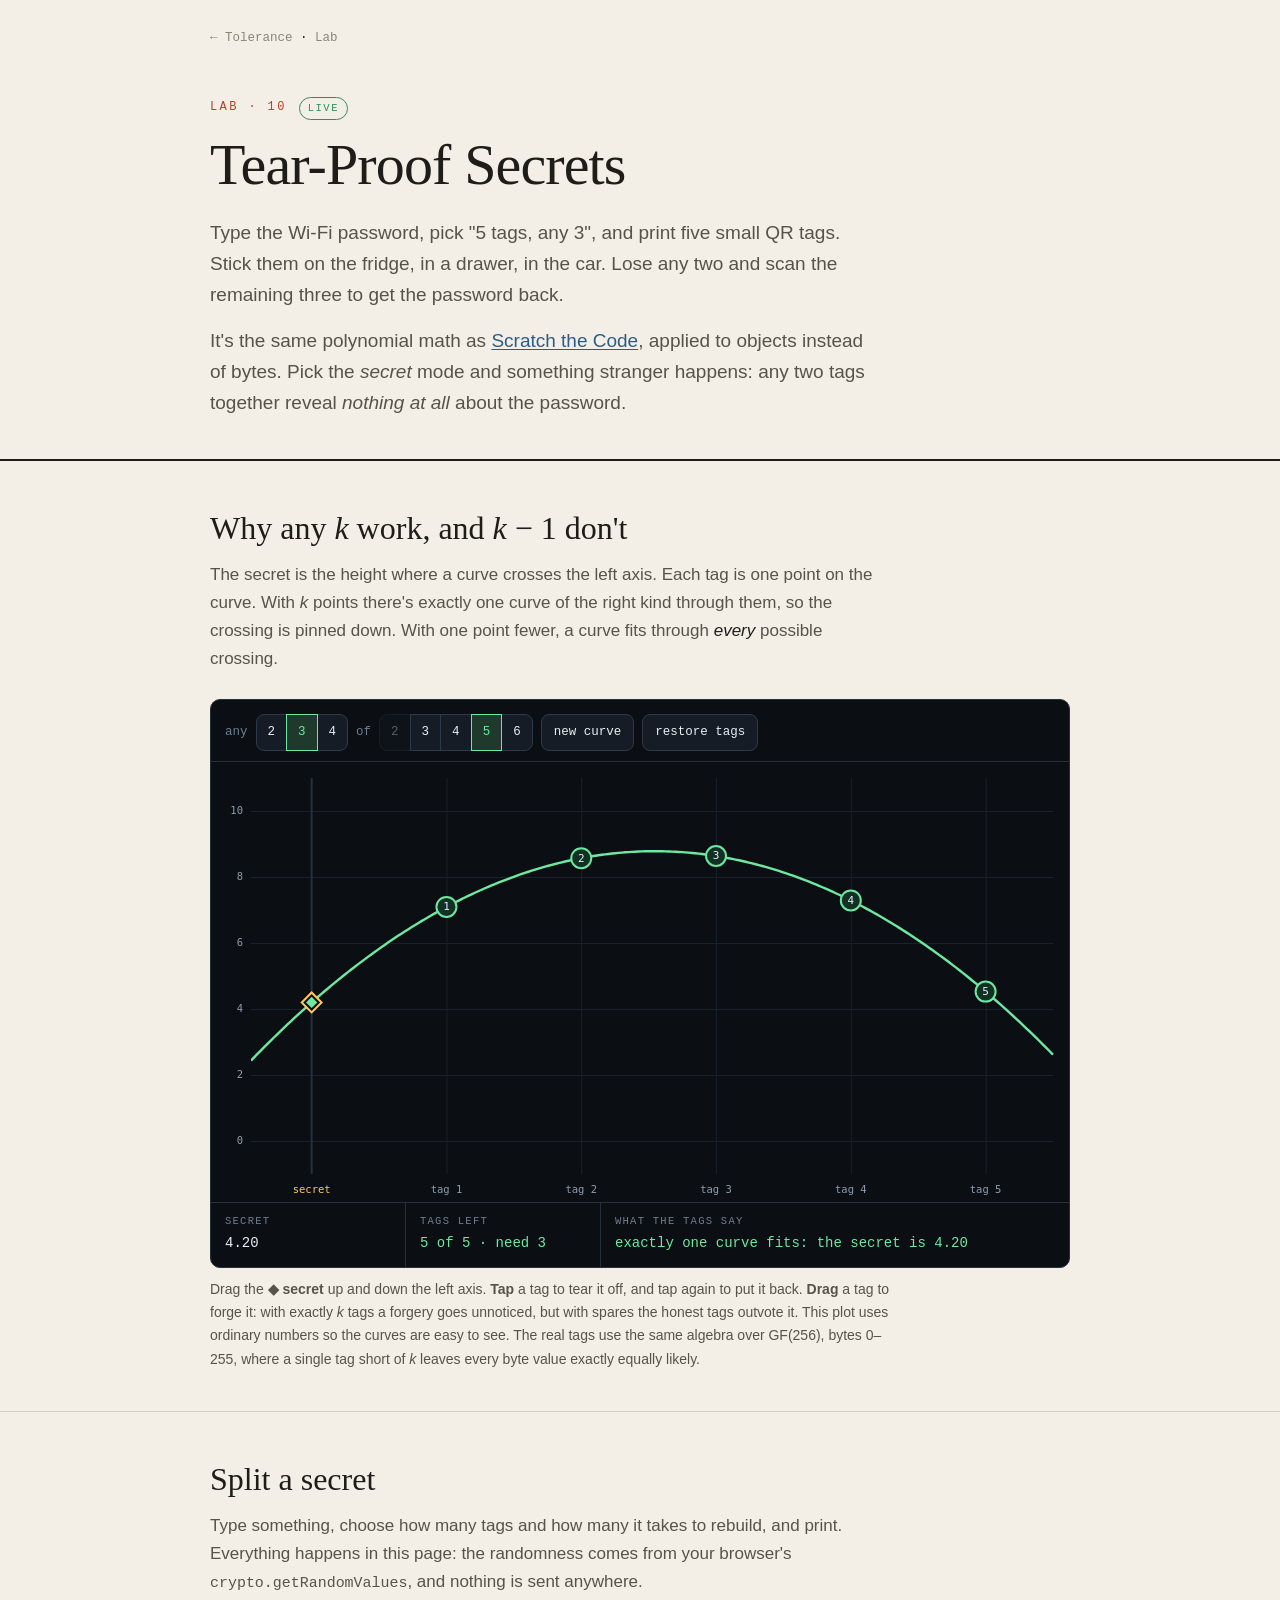
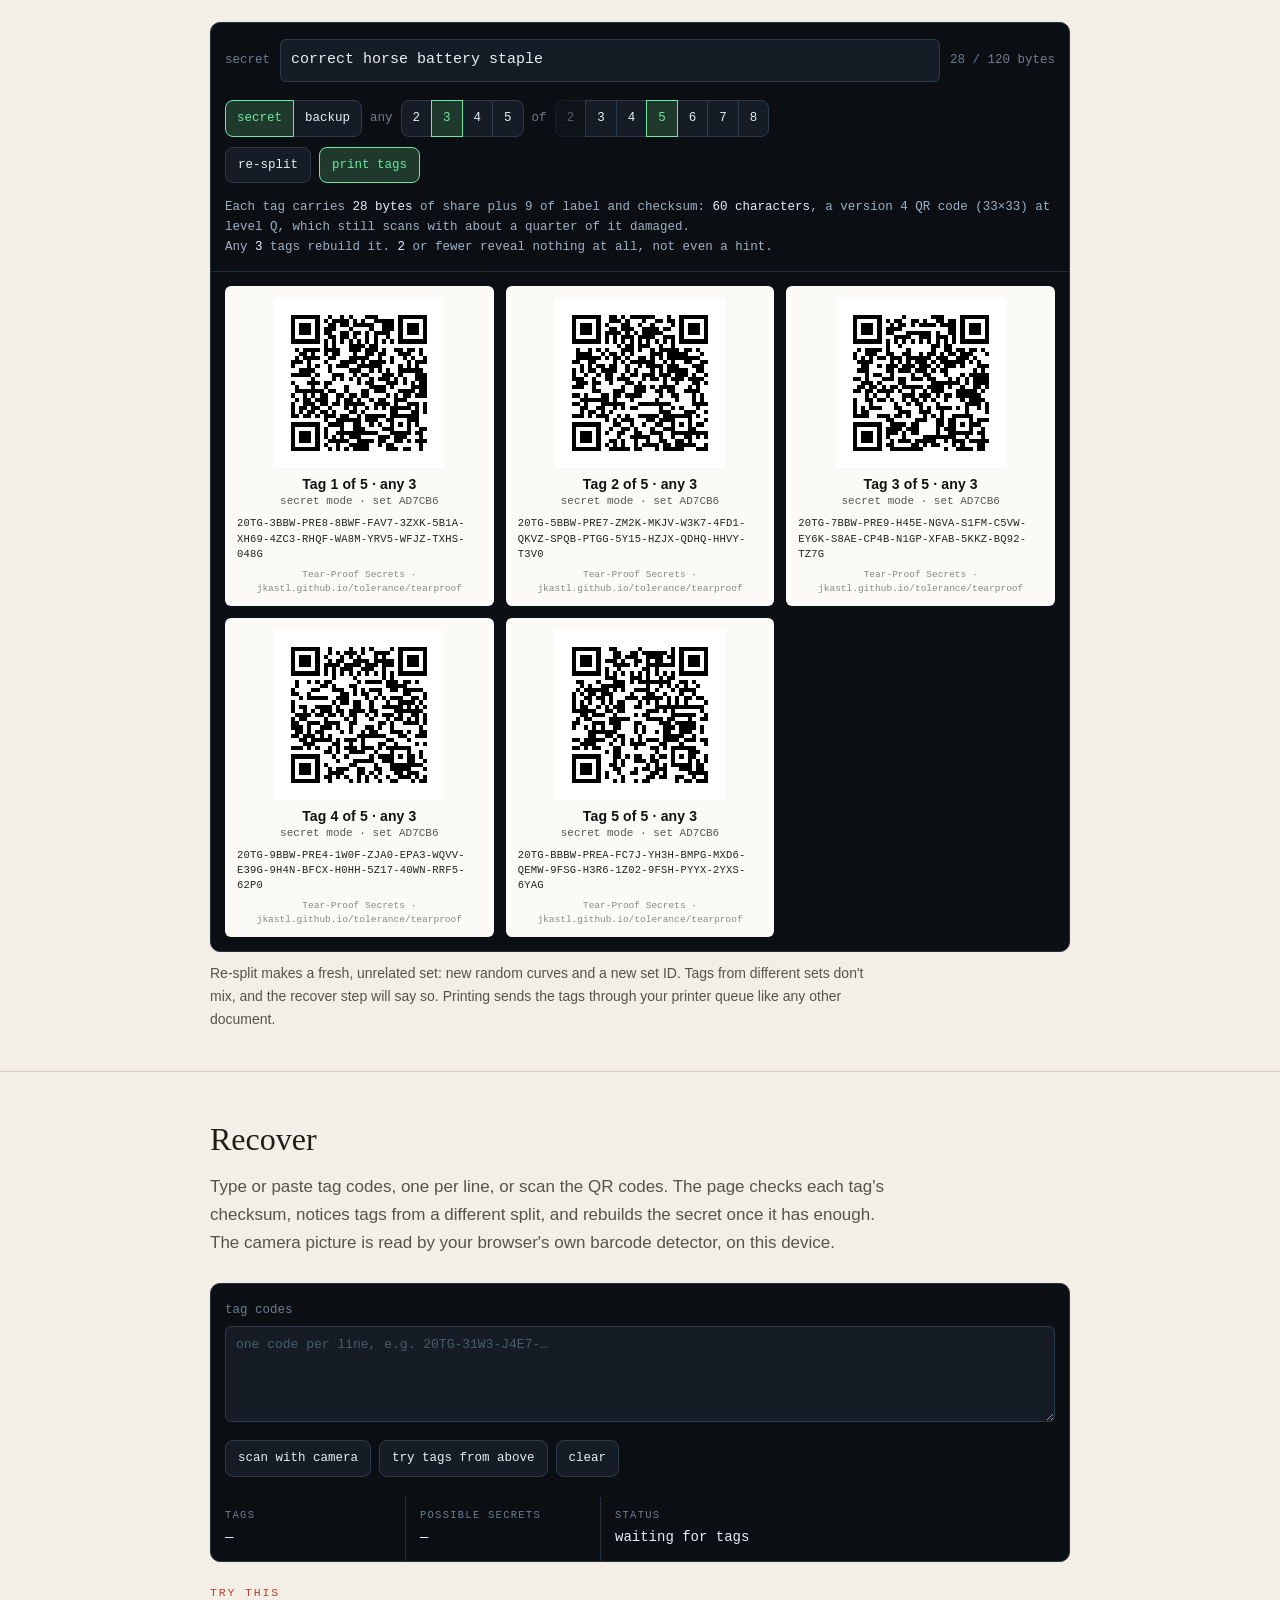
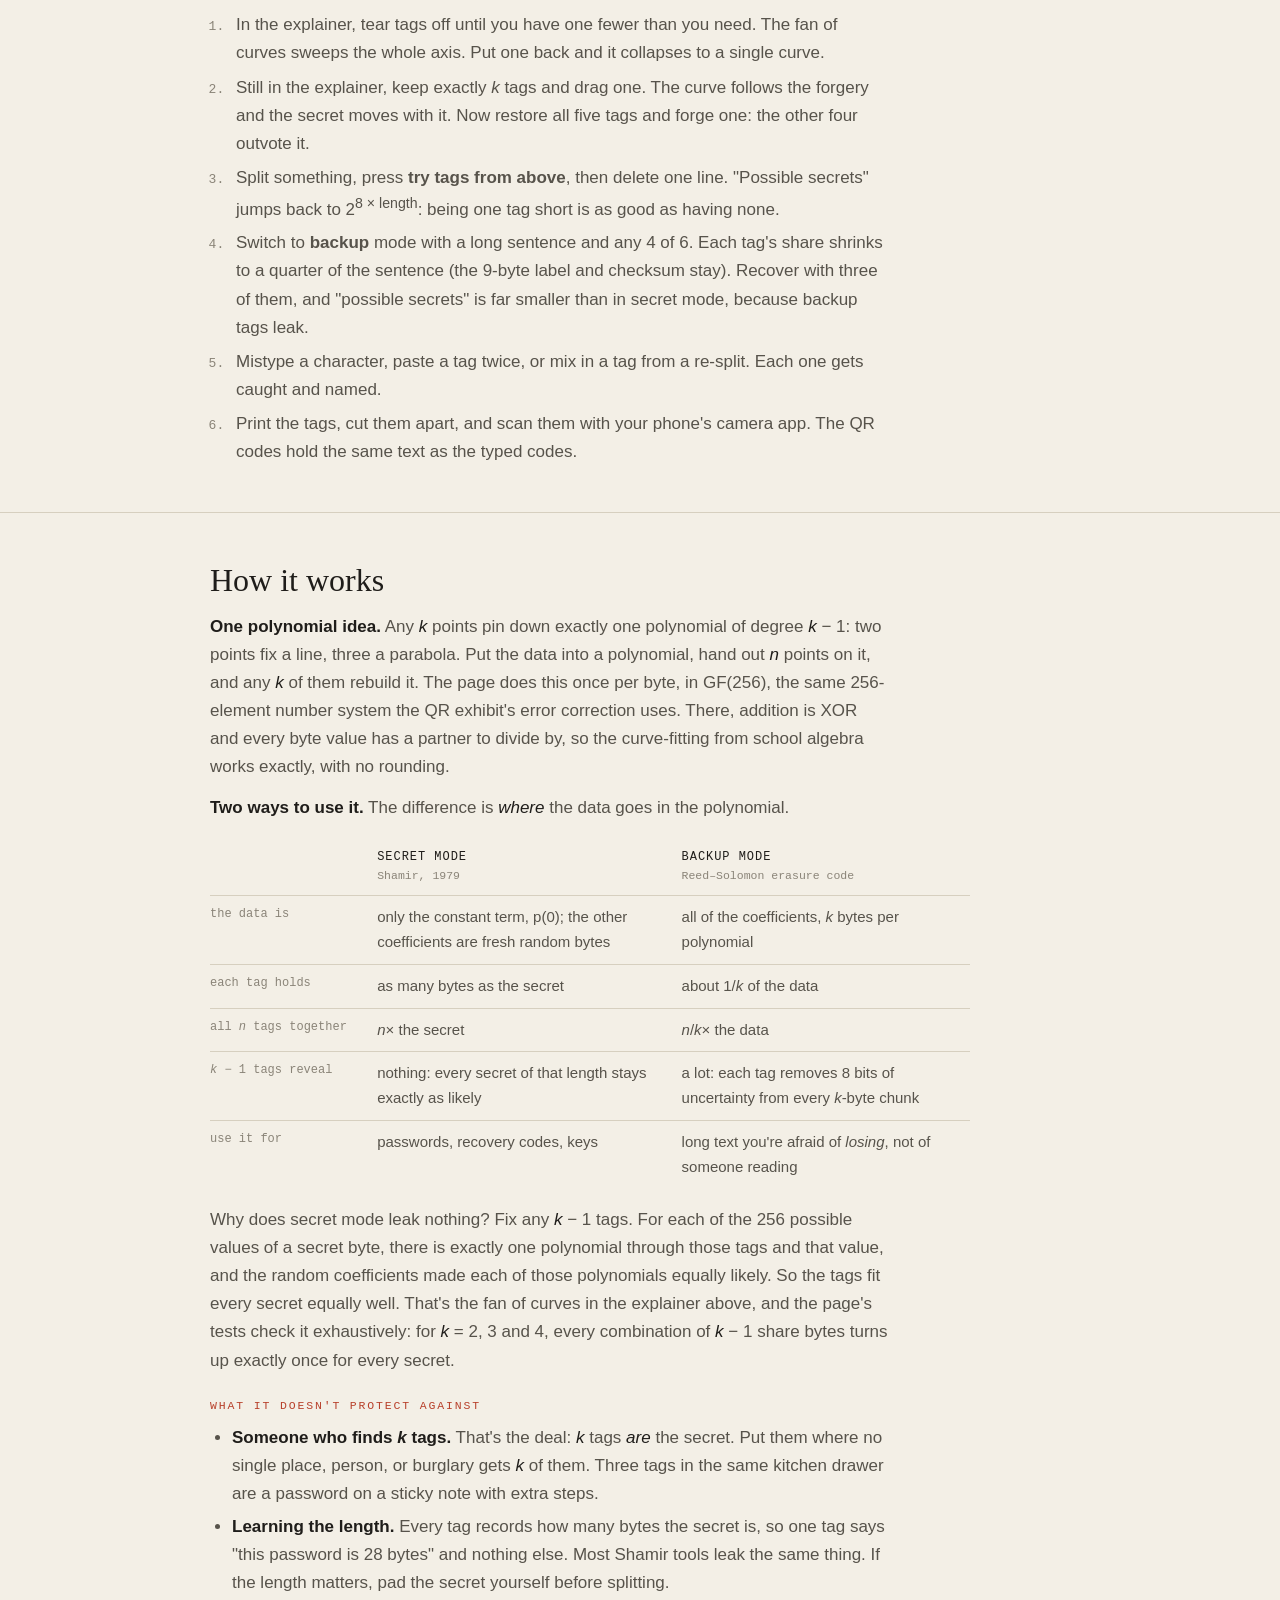
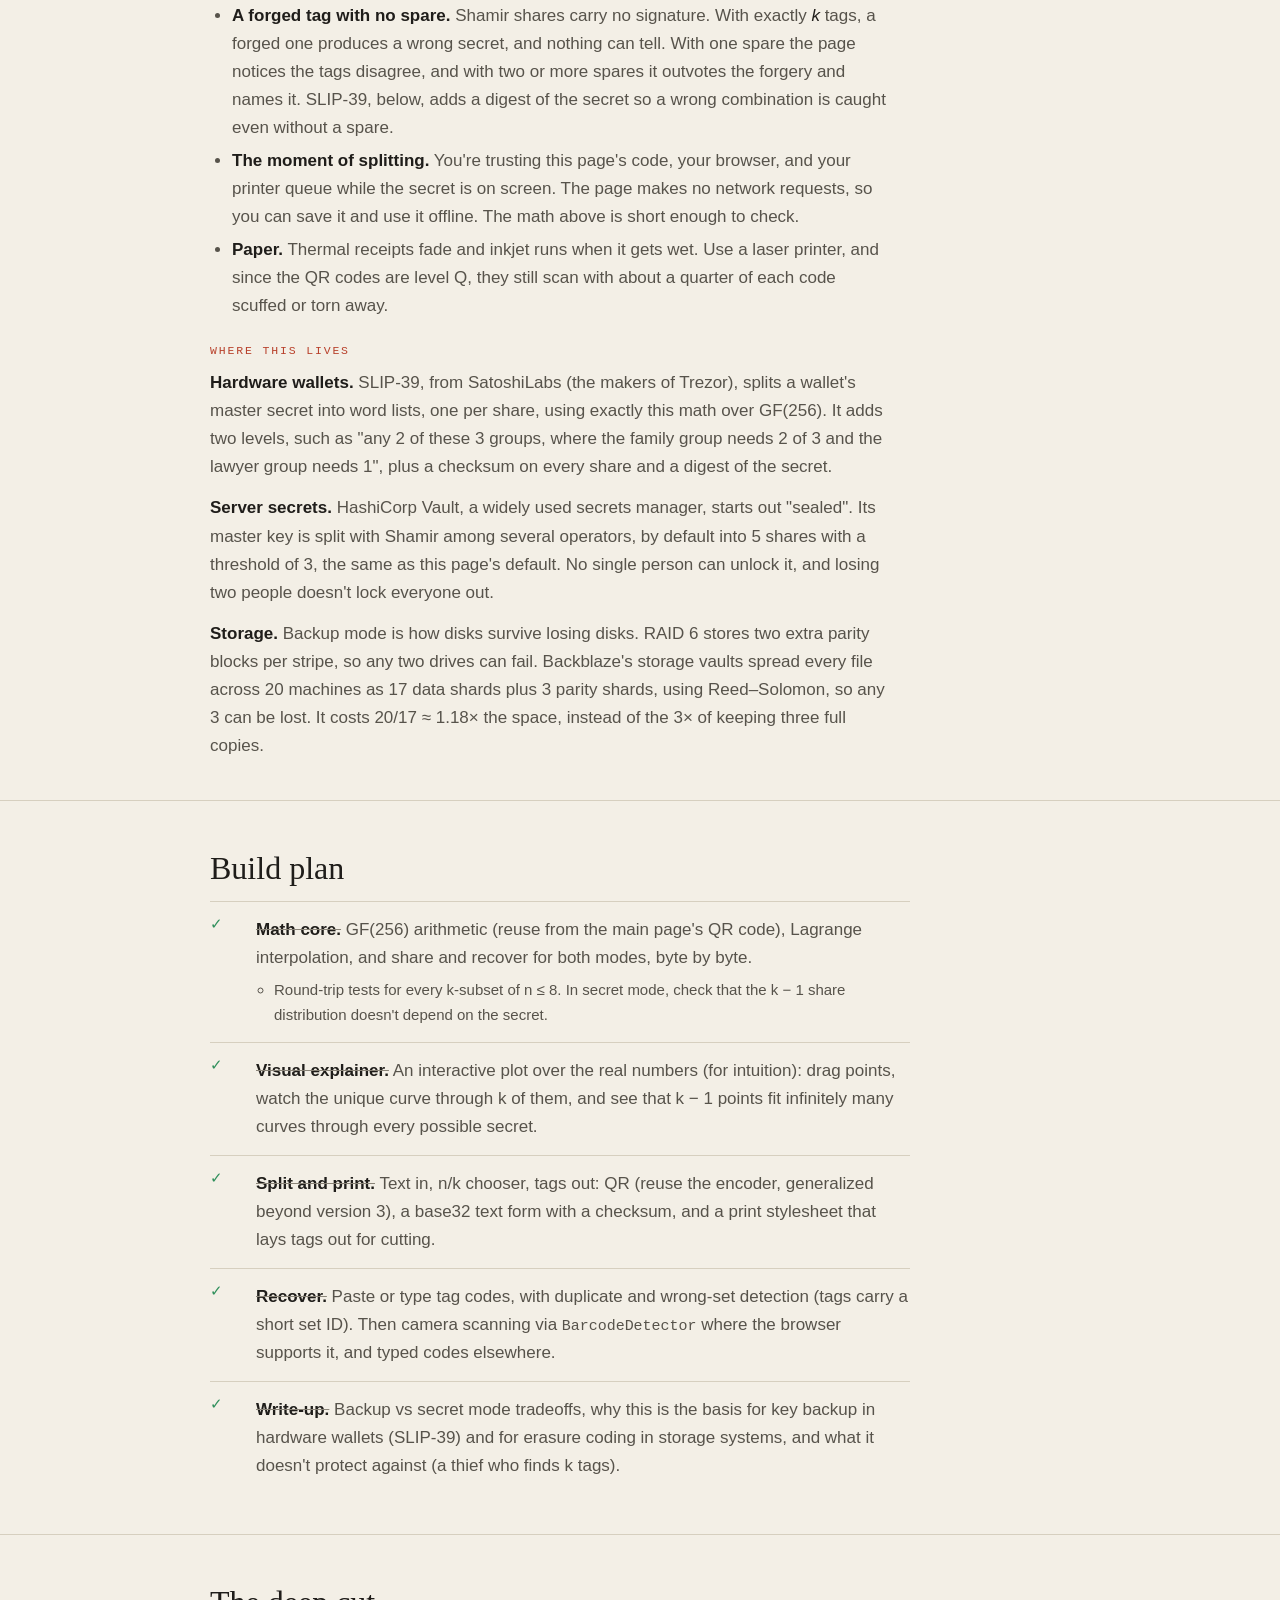
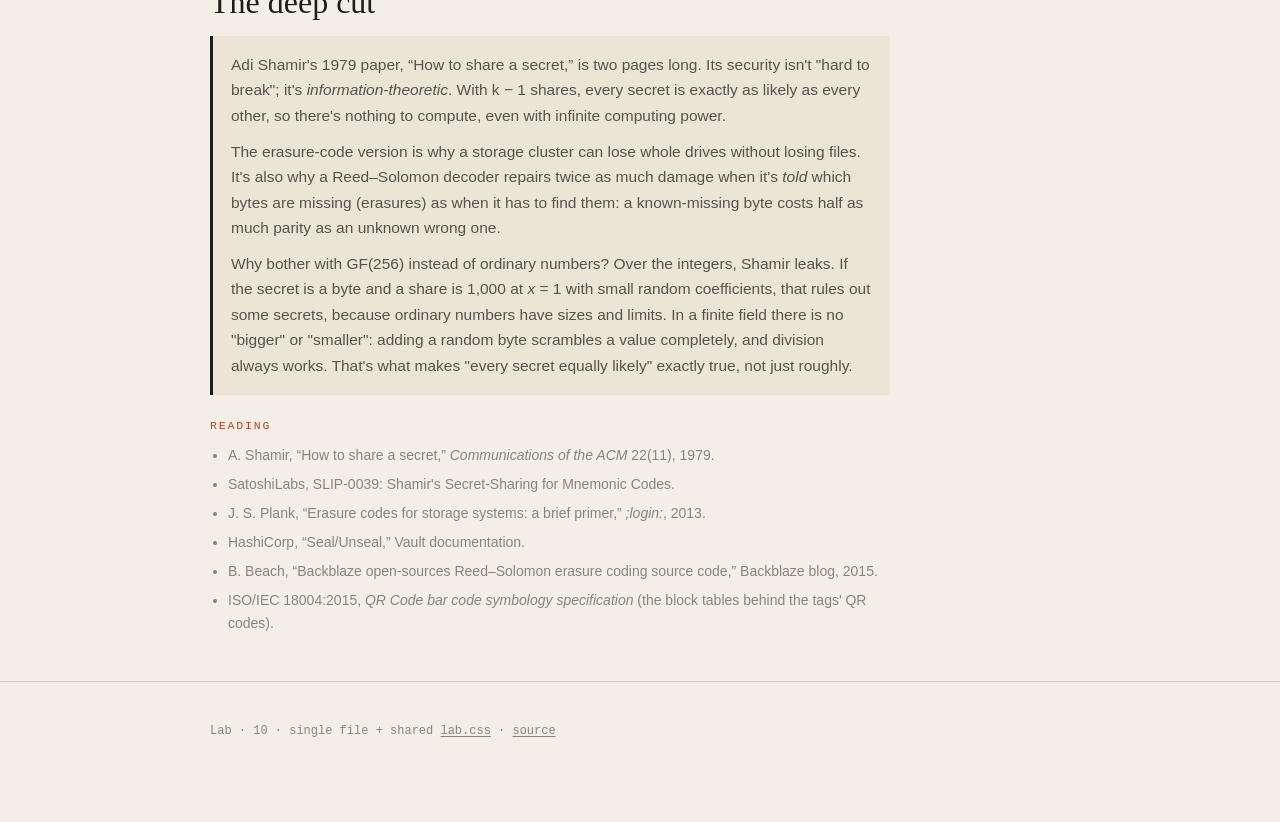
<file: tearproof/index.html>
<!DOCTYPE html>
<html lang="en">
<head>
<meta charset="utf-8">
<meta name="viewport" content="width=device-width, initial-scale=1">
<title>Tear-Proof Secrets · Lab</title>
<meta name="description" content="Split a password across printable tags so that any few of them rebuild it: Reed–Solomon erasure coding and Shamir's secret sharing, on paper.">
<link rel="icon" href="data:image/svg+xml,%3Csvg xmlns='http://www.w3.org/2000/svg' viewBox='0 0 64 64'%3E%3Crect width='64' height='64' rx='12' fill='%230b0f14'/%3E%3Cg fill='%236ee7a0'%3E%3Crect x='12' y='14' width='16' height='16' rx='2'/%3E%3Crect x='36' y='14' width='16' height='16' rx='2'/%3E%3Crect x='24' y='36' width='16' height='16' rx='2'/%3E%3C/g%3E%3C/svg%3E">
<link rel="stylesheet" href="../lab.css">
<style>
  .ctl { display: flex; flex-wrap: wrap; gap: 8px; align-items: center; padding: 14px 14px 10px; font-family: var(--mono); font-size: 12.5px; }
  .ctl .lbl { color: #6d7d90; }
  .ctl button { font: inherit; color: var(--scr-bright); background: #151c25; border: 1px solid #2d3a4a; border-radius: 8px; padding: 7px 12px; cursor: pointer; -webkit-tap-highlight-color: transparent; }
  .ctl button:hover { border-color: #4a5d73; }
  .ctl button:focus-visible { outline: 1px dashed var(--sig); outline-offset: 2px; }
  .ctl button[disabled] { opacity: .35; cursor: default; }
  .seg { display: inline-flex; }
  .seg button { border-radius: 0; margin-left: -1px; padding: 7px 11px; }
  .seg button:first-child { border-radius: 8px 0 0 8px; margin-left: 0; }
  .seg button:last-child { border-radius: 0 8px 8px 0; }
  .seg button.on { background: #1f3a2c; border-color: var(--sig); color: var(--sig); position: relative; }
  .plot { border-top: 1px solid var(--bezel-edge); border-bottom: 1px solid var(--bezel-edge); line-height: 0; }
  .plot canvas { width: 100%; display: block; touch-action: none; cursor: crosshair; }
  .ros { display: grid; grid-template-columns: 1fr 1fr 2.4fr; font-family: var(--mono); }
  .ro { padding: 10px 14px 12px; border-right: 1px solid var(--bezel-edge); }
  .ro:last-child { border-right: 0; }
  .ro .k { font-size: 10.5px; letter-spacing: .12em; text-transform: uppercase; color: #6d7d90; }
  .ro .v { font-size: 14px; color: var(--scr-bright); margin-top: 2px; }
  .ro .v.ok { color: var(--sig); } .ro .v.bad { color: var(--fault); } .ro .v.fog { color: var(--caution); }
  .hint { font-size: 14px; color: var(--ink-dim); max-width: 680px; margin-top: 10px; }
  .inrow { display: flex; gap: 10px; align-items: center; padding: 16px 14px 4px; font-family: var(--mono); font-size: 12.5px; }
  .inrow label { color: #6d7d90; }
  .inrow input { flex: 1 1 auto; min-width: 0; font: inherit; font-size: 15px; color: var(--scr-bright); background: #151c25; border: 1px solid #2d3a4a; border-radius: 6px; padding: 8px 10px; }
  .inrow input:focus { outline: none; border-color: var(--sig); }
  #s-bytes { color: #6d7d90; white-space: nowrap; } #s-bytes.bad { color: var(--fault); }
  .ctl button.primary { background: #1f3a2c; border-color: var(--sig); color: var(--sig); }
  .sinfo { padding: 4px 14px 14px; font-family: var(--mono); font-size: 12.5px; line-height: 1.6; color: var(--scr-text); }
  .sinfo b { color: var(--scr-bright); font-weight: 500; } .sinfo .warn { color: var(--caution); } .sinfo .bad { color: var(--fault); }
  .tags { display: grid; grid-template-columns: repeat(auto-fill, minmax(230px, 1fr)); gap: 12px; padding: 14px; border-top: 1px solid var(--bezel-edge); }
  .tag { background: #fbfaf6; color: #111; border-radius: 6px; padding: 12px 12px 10px; font-family: var(--mono); font-size: 11px; line-height: 1.45; text-align: center; }
  .tag svg { width: 100%; max-width: 170px; height: auto; display: block; margin: 0 auto 6px; }
  .tag .t1 { font-family: var(--sans); font-weight: 700; font-size: 14px; letter-spacing: .01em; }
  .tag .t2 { color: #555; }
  .tag .code { margin-top: 6px; font-size: 10.5px; overflow-wrap: anywhere; color: #222; text-align: left; letter-spacing: .02em; }
  .tag .foot { margin-top: 6px; color: #888; font-size: 9.5px; }
  #sheet { display: none; }
  table.cmp { border-collapse: collapse; margin-top: 16px; max-width: 760px; width: 100%; font-size: 15px; color: var(--ink-dim); }
  table.cmp th, table.cmp td { text-align: left; vertical-align: top; padding: 9px 12px 9px 0; border-top: 1px solid var(--rule); }
  table.cmp thead th { font-family: var(--mono); font-weight: 500; font-size: 12px; letter-spacing: .08em; text-transform: uppercase; color: var(--ink); border-top: 0; }
  table.cmp thead th span { display: block; text-transform: none; letter-spacing: 0; color: var(--ink-faint); font-size: 11.5px; }
  table.cmp tbody th { font-family: var(--mono); font-weight: 400; font-size: 12px; color: var(--ink-faint); width: 22%; }
  @media (max-width: 520px) { table.cmp { font-size: 14px; } table.cmp tbody th { width: 26%; } }
  .inrow.col { flex-direction: column; align-items: stretch; gap: 6px; }
  .inrow textarea { font: inherit; font-size: 13px; line-height: 1.5; color: var(--scr-bright); background: #151c25; border: 1px solid #2d3a4a; border-radius: 6px; padding: 8px 10px; resize: vertical; min-height: 92px; text-transform: uppercase; }
  .inrow textarea::placeholder { text-transform: none; color: #4d5b6c; }
  .inrow textarea:focus { outline: none; border-color: var(--sig); }
  .cam { position: relative; margin: 0 14px 12px; border: 1px solid var(--bezel-edge); border-radius: 8px; overflow: hidden; background: #000; }
  .cam video { width: 100%; max-height: 360px; display: block; object-fit: cover; }
  .cam-bar { display: flex; justify-content: space-between; align-items: center; gap: 8px; padding: 8px 10px; font-family: var(--mono); font-size: 12px; background: #0b0f14; }
  .cam-bar button { font: inherit; color: var(--scr-bright); background: #151c25; border: 1px solid #2d3a4a; border-radius: 8px; padding: 5px 12px; cursor: pointer; }
  .rlist { padding: 0 14px 10px; font-family: var(--mono); font-size: 12.5px; }
  .rlist .it { display: flex; gap: 10px; align-items: baseline; padding: 6px 0; border-top: 1px solid var(--bezel-edge); }
  .rlist .it:first-child { border-top: 0; }
  .rlist .mk { width: 16px; flex: none; text-align: center; }
  .rlist .ok .mk { color: var(--sig); } .rlist .note .mk { color: var(--caution); } .rlist .err .mk { color: var(--fault); }
  .rlist .it span.d { color: #6d7d90; }
  .cells { display: flex; flex-wrap: wrap; gap: 3px; padding: 12px 14px; border-top: 1px solid var(--bezel-edge); font-family: var(--mono); }
  .cells:empty { display: none; }
  .cells i { font-style: normal; width: 18px; height: 22px; display: grid; place-items: center; border-radius: 3px; font-size: 12px; background: #151c25; color: #4d5b6c; }
  .cells i.k { background: #123024; color: var(--sig); animation: pop .35s both; }
  @keyframes pop { from { transform: scale(.4); opacity: 0; } }
  @media (prefers-reduced-motion: reduce) { .cells i.k { animation: none; } }
  .rout { padding: 12px 14px 16px; border-top: 1px solid var(--bezel-edge); font-family: var(--mono); }
  .rout .k { font-size: 10.5px; letter-spacing: .12em; text-transform: uppercase; color: #6d7d90; }
  .rout .secret { margin-top: 6px; font-size: 16px; color: var(--scr-bright); overflow-wrap: anywhere; white-space: pre-wrap; }
  .rout .secret.hidden { filter: blur(7px); user-select: none; }
  @media print {
    @page { margin: 12mm; }
    body { background: #fff !important; }
    body > :not(#sheet) { display: none !important; }
    #sheet { display: grid !important; grid-template-columns: 1fr 1fr; gap: 0; }
    #sheet .tag { border: 1px dashed #999; border-radius: 0; padding: 6mm 5mm 4mm; break-inside: avoid; page-break-inside: avoid; background: #fff; }
    #sheet .tag svg { max-width: 48mm; }
    #sheet .tag .code { font-size: 8.5pt; }
  }
  @media (max-width: 520px) { .ros { grid-template-columns: 1fr 1fr; } .ro.wide { grid-column: 1 / -1; border-top: 1px solid var(--bezel-edge); border-right: 0; } }
</style>
</head>
<body>
<div class="wrap crumb"><a href="../">← Tolerance</a> · <a href="../#lab">Lab</a></div>
<header>
  <div class="wrap">
    <div class="eyebrow">Lab · 10 <span class="status live">live</span></div>
    <h1>Tear-Proof Secrets</h1>
    <div class="lede">
      <p>Type the Wi-Fi password, pick "5 tags, any 3", and print five small QR tags. Stick them on
      the fridge, in a drawer, in the car. Lose any two and scan the remaining three to get the
      password back.</p>
      <p>It's the same polynomial math as <a href="../qr/">Scratch the Code</a>, applied
      to objects instead of bytes. Pick the <em>secret</em> mode and something stranger happens:
      any two tags together reveal <em>nothing at all</em> about the password.</p>
    </div>
  </div>
</header>

<main>
<section>
  <div class="wrap">
    <h2>Why any <i>k</i> work, and <i>k</i> − 1 don't</h2>
    <div class="prose"><p>The secret is the height where a curve crosses the left axis. Each tag is one point on
    the curve. With <i>k</i> points there's exactly one curve of the right kind through them, so the crossing is
    pinned down. With one point fewer, a curve fits through <em>every</em> possible crossing.</p></div>
    <div class="panel" id="curve">
      <div class="ctl">
        <span class="lbl">any</span>
        <span class="seg" id="c-k"><button data-v="2">2</button><button data-v="3">3</button><button data-v="4">4</button></span>
        <span class="lbl">of</span>
        <span class="seg" id="c-n"><button data-v="2">2</button><button data-v="3">3</button><button data-v="4">4</button><button data-v="5">5</button><button data-v="6">6</button></span>
        <button id="c-new">new curve</button>
        <button id="c-reset">restore tags</button>
      </div>
      <div class="plot"><canvas id="c-cv" aria-label="A curve through the secret and the tags. Drag the secret or a tag; tap a tag to tear it off."></canvas></div>
      <div class="ros">
        <div class="ro"><div class="k">secret</div><div class="v" id="c-sec">—</div></div>
        <div class="ro"><div class="k">tags left</div><div class="v" id="c-left">—</div></div>
        <div class="ro wide"><div class="k">what the tags say</div><div class="v" id="c-says">—</div></div>
      </div>
    </div>
    <p class="hint">Drag the <b>◆ secret</b> up and down the left axis. <b>Tap</b> a tag to tear it off, and tap again
    to put it back. <b>Drag</b> a tag to forge it: with exactly <i>k</i> tags a forgery goes unnoticed, but with spares
    the honest tags outvote it. This plot uses ordinary numbers so the curves are easy to see. The
    real tags use the same algebra over GF(256), bytes 0–255, where a single tag short of <i>k</i> leaves every byte
    value exactly equally likely.</p>
  </div>
</section>

<section>
  <div class="wrap">
    <h2>Split a secret</h2>
    <div class="prose"><p>Type something, choose how many tags and how many it takes to rebuild, and print.
    Everything happens in this page: the randomness comes from your browser's <code>crypto.getRandomValues</code>,
    and nothing is sent anywhere.</p></div>
    <div class="panel" id="split">
      <div class="inrow">
        <label for="s-text">secret</label>
        <input id="s-text" type="text" value="correct horse battery staple" maxlength="200" autocomplete="off" autocapitalize="off" spellcheck="false">
        <span id="s-bytes"></span>
      </div>
      <div class="ctl">
        <span class="seg" id="s-mode"><button data-v="secret">secret</button><button data-v="backup">backup</button></span>
        <span class="lbl">any</span>
        <span class="seg" id="s-k"><button data-v="2">2</button><button data-v="3">3</button><button data-v="4">4</button><button data-v="5">5</button></span>
        <span class="lbl">of</span>
        <span class="seg" id="s-n"><button data-v="2">2</button><button data-v="3">3</button><button data-v="4">4</button><button data-v="5">5</button><button data-v="6">6</button><button data-v="7">7</button><button data-v="8">8</button></span>
      </div>
      <div class="ctl" style="padding-top:0">
        <button id="s-again">re-split</button>
        <button id="s-print" class="primary">print tags</button>
      </div>
      <div class="sinfo" id="s-info"></div>
      <div class="tags" id="s-tags"></div>
    </div>
    <p class="hint">Re-split makes a fresh, unrelated set: new random curves and a new set ID. Tags from different
    sets don't mix, and the recover step will say so. Printing sends the tags through your printer queue like any
    other document.</p>
  </div>
</section>

<section>
  <div class="wrap">
    <h2>Recover</h2>
    <div class="prose"><p>Type or paste tag codes, one per line, or scan the QR codes. The page checks each tag's
    checksum, notices tags from a different split, and rebuilds the secret once it has enough. The camera picture
    is read by your browser's own barcode detector, on this device.</p></div>
    <div class="panel" id="rec">
      <div class="inrow col"><label for="r-in">tag codes</label>
        <textarea id="r-in" rows="4" placeholder="one code per line, e.g. 20TG-31W3-J4E7-…" autocomplete="off" autocapitalize="characters" spellcheck="false"></textarea></div>
      <div class="ctl">
        <button id="r-scan">scan with camera</button>
        <button id="r-demo">try tags from above</button>
        <button id="r-clear">clear</button>
      </div>
      <div class="cam" id="r-cam" hidden>
        <video id="r-video" playsinline muted></video>
        <div class="cam-bar"><span id="r-cam-msg">point the camera at a tag</span><button id="r-stop">stop</button></div>
      </div>
      <div class="sinfo" id="r-scanmsg" hidden></div>
      <div class="rlist" id="r-list"></div>
      <div class="ros">
        <div class="ro"><div class="k">tags</div><div class="v" id="r-have">—</div></div>
        <div class="ro"><div class="k">possible secrets</div><div class="v" id="r-poss">—</div></div>
        <div class="ro wide"><div class="k">status</div><div class="v" id="r-status">waiting for tags</div></div>
      </div>
      <div class="cells" id="r-cells" aria-live="polite"></div>
      <div class="rout" id="r-out" hidden>
        <div class="k">the secret</div>
        <div class="secret" id="r-secret"></div>
        <div class="ctl" style="padding:8px 0 0"><button id="r-copy">copy</button><button id="r-hide">hide</button></div>
      </div>
    </div>
    <div class="try">
      <h3>Try this</h3>
      <ol>
        <li>In the explainer, tear tags off until you have one fewer than you need. The fan of curves sweeps the whole
        axis. Put one back and it collapses to a single curve.</li>
        <li>Still in the explainer, keep exactly <em>k</em> tags and drag one. The curve follows the forgery and the
        secret moves with it. Now restore all five tags and forge one: the other four outvote it.</li>
        <li>Split something, press <b>try tags from above</b>, then delete one line. "Possible secrets" jumps back
        to 2<sup>8 × length</sup>: being one tag short is as good as having none.</li>
        <li>Switch to <b>backup</b> mode with a long sentence and any 4 of 6. Each tag's share shrinks to a quarter
        of the sentence (the 9-byte label and checksum stay). Recover with three of them, and "possible secrets" is far smaller than in secret mode, because
        backup tags leak.</li>
        <li>Mistype a character, paste a tag twice, or mix in a tag from a re-split. Each one gets caught and
        named.</li>
        <li>Print the tags, cut them apart, and scan them with your phone's camera app. The QR codes hold the same
        text as the typed codes.</li>
      </ol>
    </div>
  </div>
</section>

<section>
  <div class="wrap">
    <h2>How it works</h2>
    <div class="prose">
      <p><strong>One polynomial idea.</strong> Any <em>k</em> points pin down exactly one polynomial of
      degree <em>k</em> − 1: two points fix a line, three a parabola. Put the data into a polynomial, hand out
      <em>n</em> points on it, and any <em>k</em> of them rebuild it. The page does this once per byte, in GF(256),
      the same 256-element number system the QR exhibit's error correction uses. There, addition is XOR and every
      byte value has a partner to divide by, so the curve-fitting from school algebra works exactly, with no
      rounding.</p>
      <p><strong>Two ways to use it.</strong> The difference is <em>where</em> the data goes in the polynomial.</p>
    </div>
    <table class="cmp">
      <thead><tr><th></th><th>secret mode <span>Shamir, 1979</span></th><th>backup mode <span>Reed–Solomon erasure code</span></th></tr></thead>
      <tbody>
        <tr><th>the data is</th><td>only the constant term, p(0); the other coefficients are fresh random bytes</td><td>all of the coefficients, <i>k</i> bytes per polynomial</td></tr>
        <tr><th>each tag holds</th><td>as many bytes as the secret</td><td>about 1/<i>k</i> of the data</td></tr>
        <tr><th>all <i>n</i> tags together</th><td><i>n</i>× the secret</td><td><i>n</i>/<i>k</i>× the data</td></tr>
        <tr><th><i>k</i> − 1 tags reveal</th><td>nothing: every secret of that length stays exactly as likely</td><td>a lot: each tag removes 8 bits of uncertainty from every <i>k</i>-byte chunk</td></tr>
        <tr><th>use it for</th><td>passwords, recovery codes, keys</td><td>long text you're afraid of <em>losing</em>, not of someone reading</td></tr>
      </tbody>
    </table>
    <div class="prose" style="margin-top:18px">
      <p>Why does secret mode leak nothing? Fix any <em>k</em> − 1 tags. For each of the 256 possible values of
      a secret byte, there is exactly one polynomial through those tags and that value, and the random
      coefficients made each of those polynomials equally likely. So the tags fit every secret equally well. That's
      the fan of curves in the explainer above, and the page's tests check it exhaustively: for <em>k</em> = 2, 3
      and 4, every combination of <em>k</em> − 1 share bytes turns up exactly once for every secret.</p>

      <h3>What it doesn't protect against</h3>
      <ul>
        <li><strong>Someone who finds <em>k</em> tags.</strong> That's the deal: <em>k</em> tags <em>are</em> the
        secret. Put them where no single place, person, or burglary gets <em>k</em> of them. Three tags in the same
        kitchen drawer are a password on a sticky note with extra steps.</li>
        <li><strong>Learning the length.</strong> Every tag records how many bytes the secret is, so one tag says
        "this password is 28 bytes" and nothing else. Most Shamir tools leak the same thing. If the length matters,
        pad the secret yourself before splitting.</li>
        <li><strong>A forged tag with no spare.</strong> Shamir shares carry no signature. With exactly <em>k</em>
        tags, a forged one produces a wrong secret, and nothing can tell. With one spare the page notices the tags
        disagree, and with two or more spares it outvotes the forgery and names it. SLIP-39, below, adds a digest
        of the secret so a wrong combination is caught even without a spare.</li>
        <li><strong>The moment of splitting.</strong> You're trusting this page's code, your browser, and your
        printer queue while the secret is on screen. The page makes no network requests, so you can save it and
        use it offline. The math above is short enough to check.</li>
        <li><strong>Paper.</strong> Thermal receipts fade and inkjet runs when it gets wet. Use a laser printer, and
        since the QR codes are level Q, they still scan with about a quarter of each code scuffed or torn away.</li>
      </ul>

      <h3>Where this lives</h3>
      <p><strong>Hardware wallets.</strong> SLIP-39, from SatoshiLabs (the makers of Trezor), splits a wallet's
      master secret into word lists, one per share, using exactly this math over GF(256). It adds two levels,
      such as "any 2 of these 3 groups, where the family group needs 2 of 3 and the lawyer group needs 1", plus a
      checksum on every share and a digest of the secret.</p>
      <p><strong>Server secrets.</strong> HashiCorp Vault, a widely used secrets manager, starts out "sealed".
      Its master key is split with Shamir among several operators, by default into 5 shares with a threshold of 3,
      the same as this page's default. No single person can unlock it, and losing two people doesn't lock everyone
      out.</p>
      <p><strong>Storage.</strong> Backup mode is how disks survive losing disks. RAID 6 stores two extra parity
      blocks per stripe, so any two drives can fail. Backblaze's storage vaults spread every file across 20
      machines as 17 data shards plus 3 parity shards, using Reed–Solomon, so any 3 can be lost. It costs
      20/17 ≈ 1.18× the space, instead of the 3× of keeping three full copies.</p>
    </div>
  </div>
</section>

<section>
  <div class="wrap">
    <h2>Build plan</h2>
    <ol class="plan">
      <li class="done"><b>Math core.</b> GF(256) arithmetic (reuse from the main page's QR code), Lagrange interpolation, and share and recover for both modes, byte by byte.
        <ul><li>Round-trip tests for every k-subset of n ≤ 8. In secret mode, check that the k − 1 share distribution doesn't depend on the secret.</li></ul></li>
      <li class="done"><b>Visual explainer.</b> An interactive plot over the real numbers (for intuition): drag points, watch the unique curve through k of them, and see that k − 1 points fit infinitely many curves through every possible secret.</li>
      <li class="done"><b>Split and print.</b> Text in, n/k chooser, tags out: QR (reuse the encoder, generalized beyond version 3), a base32 text form with a checksum, and a print stylesheet that lays tags out for cutting.</li>
      <li class="done"><b>Recover.</b> Paste or type tag codes, with duplicate and wrong-set detection (tags carry a short set ID). Then camera scanning via <code>BarcodeDetector</code> where the browser supports it, and typed codes elsewhere.</li>
      <li class="done"><b>Write-up.</b> Backup vs secret mode tradeoffs, why this is the basis for key backup in hardware wallets (SLIP-39) and for erasure coding in storage systems, and what it doesn't protect against (a thief who finds k tags).</li>
    </ol>
  </div>
</section>

<section>
  <div class="wrap">
    <h2>The deep cut</h2>
    <div class="deep">
      <p>Adi Shamir's 1979 paper, “How to share a secret,” is two pages long. Its security isn't
      "hard to break"; it's <em>information-theoretic</em>. With k − 1 shares, every secret is
      exactly as likely as every other, so there's nothing to compute, even with infinite
      computing power.</p>
      <p>The erasure-code version is why a storage cluster can lose whole drives without losing
      files. It's also why a Reed–Solomon decoder repairs twice as much damage when it's
      <em>told</em> which bytes are missing (erasures) as when it has to find them: a known-missing
      byte costs half as much parity as an unknown wrong one.</p>
      <p>Why bother with GF(256) instead of ordinary numbers? Over the integers, Shamir leaks. If the secret is a
      byte and a share is 1,000 at <i>x</i> = 1 with small random coefficients, that rules out some secrets, because
      ordinary numbers have sizes and limits. In a finite field there is no "bigger" or "smaller": adding a random
      byte scrambles a value completely, and division always works. That's what makes "every secret equally likely"
      exactly true, not just roughly.</p>
    </div>
    <h3>Reading</h3>
    <ul class="refs">
      <li>A. Shamir, “How to share a secret,” <i>Communications of the ACM</i> 22(11), 1979.</li>
      <li>SatoshiLabs, SLIP-0039: Shamir's Secret-Sharing for Mnemonic Codes.</li>
      <li>J. S. Plank, “Erasure codes for storage systems: a brief primer,” <i>;login:</i>, 2013.</li>
      <li>HashiCorp, “Seal/Unseal,” Vault documentation.</li>
      <li>B. Beach, “Backblaze open-sources Reed–Solomon erasure coding source code,” Backblaze blog, 2015.</li>
      <li>ISO/IEC 18004:2015, <i>QR Code bar code symbology specification</i> (the block tables behind the tags' QR codes).</li>
    </ul>
  </div>
</section>
</main>
<footer><div class="wrap">Lab · 10 · single file + shared <a href="../lab.css">lab.css</a> · <a href="https://github.com/jkastl/tolerance">source</a></div></footer>
<script>
"use strict";
/* ================================================================
   Math core: GF(256), Lagrange interpolation, and both ways to split.
   Same field as the QR exhibit (primitive polynomial 0x11d), so a tag's
   bytes are the same kind of symbol a QR code's Reed–Solomon works on.
   In GF(2^8), adding and subtracting are both XOR.
   ================================================================ */
const TP = (() => {
  const EXP = new Uint8Array(512), LOG = new Uint8Array(256);
  for (let i = 0, x = 1; i < 255; i++) { EXP[i] = x; LOG[x] = i; x <<= 1; if (x & 256) x ^= 0x11d; }
  for (let i = 255; i < 512; i++) EXP[i] = EXP[i - 255];
  const mul = (a, b) => (a && b) ? EXP[LOG[a] + LOG[b]] : 0;
  const div = (a, b) => { if (!b) throw new Error('divide by zero in GF(256)'); return a ? EXP[(LOG[a] + 255 - LOG[b]) % 255] : 0; };

  /* p(x) with coefficients low → high */
  function evalPoly(c, x) { let y = 0; for (let i = c.length - 1; i >= 0; i--) y = mul(y, x) ^ c[i]; return y; }

  /* the polynomial through the k points (xs, ys), as k coefficients low → high */
  function interpolate(xs, ys) {
    const k = xs.length, out = new Uint8Array(k);
    for (let j = 0; j < k; j++) {
      // basis L_j(x) = Π_{m≠j} (x − x_m) / (x_j − x_m)
      let basis = new Uint8Array([1]), denom = 1;
      for (let m = 0; m < k; m++) if (m !== j) {
        const nb = new Uint8Array(basis.length + 1);
        for (let i = 0; i < basis.length; i++) { nb[i + 1] ^= basis[i]; nb[i] ^= mul(basis[i], xs[m]); }
        basis = nb; denom = mul(denom, xs[j] ^ xs[m]);
      }
      const f = div(ys[j], denom);
      for (let i = 0; i < k; i++) out[i] ^= mul(basis[i], f);
    }
    return out;
  }
  /* just p(0), which is all secret mode needs: Σ y_j Π_{m≠j} x_m / (x_m − x_j) */
  function interpolateAt0(xs, ys) {
    let s = 0;
    for (let j = 0; j < xs.length; j++) {
      let num = 1, den = 1;
      for (let m = 0; m < xs.length; m++) if (m !== j) { num = mul(num, xs[m]); den = mul(den, xs[m] ^ xs[j]); }
      s ^= mul(ys[j], div(num, den));
    }
    return s;
  }

  const cryptoRandom = len => crypto.getRandomValues(new Uint8Array(len));

  /* Split `bytes` into n shares, any k of which rebuild it. Share i sits at x = i (1…n).
     'backup': Reed–Solomon erasure code. Each run of k bytes is one polynomial's
       coefficients, so a share is ⌈len/k⌉ bytes. Compact, but each share leaks.
     'secret': Shamir. Each byte is p(0) of its own polynomial, whose other k − 1
       coefficients are random. A share is len bytes, and k − 1 of them say nothing. */
  function split(bytes, n, k, mode, rand = cryptoRandom) {
    if (!(k >= 1 && k <= n && n <= 255)) throw new Error('need 1 ≤ k ≤ n ≤ 255');
    const len = bytes.length;
    const groups = mode === 'backup' ? Math.ceil(len / k) : len;
    const shares = Array.from({ length: n }, (_, i) => ({ x: i + 1, data: new Uint8Array(groups) }));
    for (let g = 0; g < groups; g++) {
      let coeffs;
      if (mode === 'backup') { coeffs = new Uint8Array(k); coeffs.set(bytes.subarray(g * k, g * k + k)); }
      else { coeffs = new Uint8Array(k); coeffs[0] = bytes[g]; coeffs.set(rand(k - 1), 1); }
      for (const sh of shares) sh.data[g] = evalPoly(coeffs, sh.x);
    }
    return shares;
  }
  /* Rebuild from any k shares (extra shares are ignored). `len` is the original length. */
  function combine(shares, k, mode, len) {
    const use = shares.slice(0, k), xs = use.map(s => s.x);
    if (new Set(xs).size !== k) throw new Error('duplicate share');
    const out = new Uint8Array(len);
    if (mode === 'backup') {
      for (let g = 0; g * k < len; g++) {
        const c = interpolate(xs, use.map(s => s.data[g]));
        out.set(c.subarray(0, Math.min(k, len - g * k)), g * k);
      }
    } else {
      for (let g = 0; g < len; g++) out[g] = interpolateAt0(xs, use.map(s => s.data[g]));
    }
    return out;
  }
  return { mul, div, evalPoly, interpolate, interpolateAt0, split, combine };
})();
</script>
<script>
"use strict";
/* ================================================================
   QR encoder, versions 1–10, levels L/M/Q/H, alphanumeric or byte mode.
   The QR exhibit's version-3-H encoder, generalized with the block tables
   from ISO/IEC 18004 (table 9), alignment pattern positions, and version
   information for 7+. Checked module-for-module against the Python
   `qrcode` library for every version, level, and mask.
   ================================================================ */
const QRG = (() => {
  const EXP = new Uint8Array(512), LOG = new Uint8Array(256);
  for (let i = 0, x = 1; i < 255; i++) { EXP[i] = x; LOG[x] = i; x <<= 1; if (x & 256) x ^= 0x11d; }
  for (let i = 255; i < 512; i++) EXP[i] = EXP[i - 255];
  const mul = (a, b) => (a && b) ? EXP[LOG[a] + LOG[b]] : 0;
  function rsEncode(data, n) {
    let g = [1];
    for (let i = 0; i < n; i++) {
      const ng = new Array(g.length + 1).fill(0);
      for (let j = 0; j < g.length; j++) { ng[j] ^= g[j]; ng[j + 1] ^= mul(g[j], EXP[i]); }
      g = ng;
    }
    const r = new Array(n).fill(0);
    for (const d of data) {
      const f = d ^ r[0]; r.shift(); r.push(0);
      for (let j = 0; j < n; j++) r[j] ^= mul(g[j + 1], f);
    }
    return r;
  }
  // per version: for L, M, Q, H → [EC codewords per block, blocks in group 1, data per block, blocks in group 2, data per block]
  const BLOCKS = [null,
    { L: [7, 1, 19], M: [10, 1, 16], Q: [13, 1, 13], H: [17, 1, 9] },
    { L: [10, 1, 34], M: [16, 1, 28], Q: [22, 1, 22], H: [28, 1, 16] },
    { L: [15, 1, 55], M: [26, 1, 44], Q: [18, 2, 17], H: [22, 2, 13] },
    { L: [20, 1, 80], M: [18, 2, 32], Q: [26, 2, 24], H: [16, 4, 9] },
    { L: [26, 1, 108], M: [24, 2, 43], Q: [18, 2, 15, 2, 16], H: [22, 2, 11, 2, 12] },
    { L: [18, 2, 68], M: [16, 4, 27], Q: [24, 4, 19], H: [28, 4, 15] },
    { L: [20, 2, 78], M: [18, 4, 31], Q: [18, 2, 14, 4, 15], H: [26, 4, 13, 1, 14] },
    { L: [24, 2, 97], M: [22, 2, 38, 2, 39], Q: [22, 4, 18, 2, 19], H: [26, 4, 14, 2, 15] },
    { L: [30, 2, 116], M: [22, 3, 36, 2, 37], Q: [20, 4, 16, 4, 17], H: [24, 4, 12, 4, 13] },
    { L: [18, 2, 68, 2, 69], M: [26, 4, 43, 1, 44], Q: [24, 6, 19, 2, 20], H: [28, 6, 15, 2, 16] },
  ];
  const ALIGN = [null, [], [6, 18], [6, 22], [6, 26], [6, 30], [6, 34], [6, 22, 38], [6, 24, 42], [6, 26, 46], [6, 28, 50]];
  const ECL_BITS = { L: 1, M: 0, Q: 3, H: 2 };
  const ALNUM = '0123456789ABCDEFGHIJKLMNOPQRSTUVWXYZ $%*+-./:';
  const MASKS = [
    (r, c) => (r + c) % 2 === 0, (r, c) => r % 2 === 0, (r, c) => c % 3 === 0, (r, c) => (r + c) % 3 === 0,
    (r, c) => (Math.floor(r / 2) + Math.floor(c / 3)) % 2 === 0, (r, c) => (r * c) % 2 + (r * c) % 3 === 0,
    (r, c) => ((r * c) % 2 + (r * c) % 3) % 2 === 0, (r, c) => ((r + c) % 2 + (r * c) % 3) % 2 === 0,
  ];
  const dataCapacity = (v, ecl) => { const b = BLOCKS[v][ecl]; return b[1] * b[2] + (b[3] || 0) * (b[4] || 0); };
  const isAlnum = s => [...s].every(ch => ALNUM.includes(ch));

  function bitsFor(text, v) {
    const bits = [], put = (x, n) => { for (let i = n - 1; i >= 0; i--) bits.push((x >>> i) & 1); };
    if (isAlnum(text)) {
      put(2, 4); put(text.length, v < 10 ? 9 : 11);
      for (let i = 0; i < text.length; i += 2) {
        const a = ALNUM.indexOf(text[i]);
        if (i + 1 < text.length) put(a * 45 + ALNUM.indexOf(text[i + 1]), 11); else put(a, 6);
      }
    } else {
      const bytes = new TextEncoder().encode(text);
      put(4, 4); put(bytes.length, v < 10 ? 8 : 16);
      for (const b of bytes) put(b, 8);
    }
    return bits;
  }

  function functionPatterns(v) {
    const N = 17 + 4 * v;
    const mod = Array.from({ length: N }, () => new Uint8Array(N)), fn = Array.from({ length: N }, () => new Uint8Array(N));
    const set = (r, c, d) => { mod[r][c] = d ? 1 : 0; fn[r][c] = 1; };
    for (let i = 0; i < N; i++) { set(6, i, i % 2 === 0); set(i, 6, i % 2 === 0); }
    for (const [r0, c0] of [[0, 0], [0, N - 7], [N - 7, 0]])
      for (let dr = -1; dr <= 7; dr++) for (let dc = -1; dc <= 7; dc++) {
        const r = r0 + dr, c = c0 + dc;
        if (r < 0 || c < 0 || r >= N || c >= N) continue;
        const d = Math.max(Math.abs(dr - 3), Math.abs(dc - 3));
        set(r, c, d !== 2 && d !== 4);
      }
    const al = ALIGN[v];
    for (const r of al) for (const c of al) {
      if ((r === 6 && c === 6) || (r === 6 && c === al[al.length - 1]) || (r === al[al.length - 1] && c === 6)) continue;
      for (let dr = -2; dr <= 2; dr++) for (let dc = -2; dc <= 2; dc++) set(r + dr, c + dc, Math.max(Math.abs(dr), Math.abs(dc)) !== 1);
    }
    for (let i = 0; i < 9; i++) { fn[8][i] = 1; fn[i][8] = 1; }
    for (let i = 0; i < 8; i++) { fn[8][N - 1 - i] = 1; fn[N - 1 - i][8] = 1; }
    set(N - 8, 8, 1);
    if (v >= 7) {
      let rem = v; for (let i = 0; i < 12; i++) rem = (rem << 1) ^ ((rem >>> 11) * 0x1f25);
      const bits = (v << 12) | rem;
      for (let i = 0; i < 18; i++) {
        const b = (bits >>> i) & 1, a = N - 11 + (i % 3), c = Math.floor(i / 3);
        set(a, c, b); set(c, a, b);
      }
    }
    return { N, mod, fn };
  }
  function formatBits(ecl, mask) {
    const data = (ECL_BITS[ecl] << 3) | mask;
    let rem = data;
    for (let i = 0; i < 10; i++) rem = (rem << 1) ^ ((rem >>> 9) * 0x537);
    return ((data << 10) | (rem & 0x3ff)) ^ 0x5412;
  }
  function penalty(m) {
    const N = m.length; let score = 0;
    const get = (r, c, t) => t ? m[c][r] : m[r][c];
    for (let t = 0; t < 2; t++) for (let r = 0; r < N; r++) {
      let run = 1;
      for (let c = 1; c <= N; c++) {
        if (c < N && get(r, c, t) === get(r, c - 1, t)) run++;
        else { if (run >= 5) score += 3 + run - 5; run = 1; }
      }
      for (let c = 0; c + 10 < N; c++) {
        let s = ''; for (let k = 0; k < 11; k++) s += get(r, c + k, t);
        if (s === '10111010000' || s === '00001011101') score += 40;
      }
    }
    for (let r = 0; r < N - 1; r++) for (let c = 0; c < N - 1; c++) {
      const x = m[r][c]; if (x === m[r + 1][c] && x === m[r][c + 1] && x === m[r + 1][c + 1]) score += 3;
    }
    let dark = 0; for (const row of m) for (const x of row) dark += x;
    return score + Math.floor(Math.abs(dark * 20 - N * N * 10) / (N * N)) * 10;
  }

  /* text → { grid, version, ecl, mask }. Picks the smallest version that fits, or
     uses opts.version; picks the lowest-penalty mask, or uses opts.mask. */
  function encode(text, opts = {}) {
    const ecl = opts.ecl || 'Q';
    let v = opts.version || 0;
    if (!v) for (let t = 1; t <= 10 && !v; t++) if (bitsFor(text, t).length <= dataCapacity(t, ecl) * 8) v = t;
    if (!v) throw new Error('too long for a version 10 QR code');
    const bits = bitsFor(text, v), cap = dataCapacity(v, ecl) * 8;
    if (bits.length > cap) throw new Error('too long for version ' + v);
    for (let i = 0; i < 4 && bits.length < cap; i++) bits.push(0);
    while (bits.length % 8) bits.push(0);
    const data = [];
    for (let i = 0; i < bits.length; i += 8) { let x = 0; for (let k = 0; k < 8; k++) x = (x << 1) | bits[i + k]; data.push(x); }
    for (let pad = 0xEC; data.length < cap / 8; pad ^= 0xEC ^ 0x11) data.push(pad);
    // split into blocks, add EC, interleave
    const [ec, g1, d1, g2 = 0, d2 = 0] = BLOCKS[v][ecl], blocks = [];
    let off = 0;
    for (let b = 0; b < g1 + g2; b++) { const len = b < g1 ? d1 : d2; const d = data.slice(off, off + len); off += len; blocks.push({ d, e: rsEncode(d, ec) }); }
    const tx = [];
    for (let i = 0; i < Math.max(d1, d2); i++) for (const b of blocks) if (i < b.d.length) tx.push(b.d[i]);
    for (let i = 0; i < ec; i++) for (const b of blocks) tx.push(b.e[i]);
    const { N, mod, fn } = functionPatterns(v);
    const order = [];
    for (let right = N - 1; right >= 1; right -= 2) {
      if (right === 6) right = 5;
      for (let vert = 0; vert < N; vert++) for (let j = 0; j < 2; j++) {
        const c = right - j, up = ((right + 1) & 2) === 0, r = up ? N - 1 - vert : vert;
        if (!fn[r][c]) order.push([r, c]);
      }
    }
    let best = null;
    for (let mask = 0; mask < 8; mask++) {
      if (opts.mask !== undefined && mask !== opts.mask) continue;
      const m = mod.map(r => r.slice());
      order.forEach(([r, c], i) => {
        let b = i < tx.length * 8 ? (tx[i >> 3] >>> (7 - (i & 7))) & 1 : 0;
        if (MASKS[mask](r, c)) b ^= 1;
        m[r][c] = b;
      });
      const f = formatBits(ecl, mask);
      for (let i = 0; i < 15; i++) {
        const b = (f >>> i) & 1;
        // copy 1 wraps around the top-left finder; copy 2 is split between the other two
        const [r1, c1] = i < 6 ? [i, 8] : i === 6 ? [7, 8] : i === 7 ? [8, 8] : i === 8 ? [8, 7] : [8, 14 - i];
        const [r2, c2] = i < 8 ? [8, N - 1 - i] : [N - 15 + i, 8];
        m[r1][c1] = b; m[r2][c2] = b;
      }
      const s = penalty(m);
      if (!best || s < best.score) best = { grid: m, version: v, ecl, mask, score: s };
    }
    return best;
  }
  /* the grid as SVG, with a 4-module quiet zone */
  function svg(grid, px) {
    const N = grid.length, q = 4, S = N + 2 * q;
    let d = '';
    for (let r = 0; r < N; r++) for (let c = 0; c < N; c++) if (grid[r][c]) d += `M${c + q} ${r + q}h1v1h-1z`;
    return `<svg viewBox="0 0 ${S} ${S}" width="${px}" height="${px}" shape-rendering="crispEdges" role="img" aria-label="QR code"><rect width="${S}" height="${S}" fill="#fff"/><path d="${d}" fill="#000"/></svg>`;
  }
  return { encode, svg, dataCapacity };
})();

/* ================================================================
   Tag format. Binary, then Crockford base32 so it survives being typed:
     0     format (high nibble = 1) | mode (0 secret, 1 backup)
     1     k << 4 | n
     2     x, the share's position on the curve (1…n)
     3–5   set ID: random, so tags from different splits can't be mixed
     6     length of the original text in bytes
     7…    share bytes
     last 2  CRC-16/CCITT over everything before it
   ================================================================ */
const TAG = (() => {
  const B32 = '0123456789ABCDEFGHJKMNPQRSTVWXYZ';     // Crockford: no I, L, O, U
  function crc16(bytes) {
    let c = 0xffff;
    for (const b of bytes) { c ^= b << 8; for (let i = 0; i < 8; i++) c = c & 0x8000 ? ((c << 1) ^ 0x1021) & 0xffff : (c << 1) & 0xffff; }
    return c;
  }
  function toB32(bytes) {
    let out = '', acc = 0, bits = 0;
    for (const b of bytes) { acc = (acc << 8) | b; bits += 8; while (bits >= 5) { out += B32[(acc >>> (bits - 5)) & 31]; bits -= 5; } acc &= (1 << bits) - 1; }
    if (bits) out += B32[(acc << (5 - bits)) & 31];
    return out;
  }
  function fromB32(s) {
    const out = []; let acc = 0, bits = 0;
    for (const ch of s) {
      const v = B32.indexOf(ch); if (v < 0) return null;
      acc = (acc << 5) | v; bits += 5;
      if (bits >= 8) { out.push((acc >>> (bits - 8)) & 255); bits -= 8; acc &= (1 << bits) - 1; }
    }
    if (acc) return null;          // the last character's spare bits must be zero, so a typo there shows too
    return new Uint8Array(out);
  }
  /* forgiving cleanup of a typed or scanned code: case, spaces, dashes, O→0, I/L→1 */
  const normalize = s => s.toUpperCase().replace(/[O]/g, '0').replace(/[IL]/g, '1').replace(/[^0-9A-Z]/g, '');

  function pack({ mode, k, n, x, set, len, data }) {
    const b = new Uint8Array(7 + data.length + 2);
    b[0] = 0x10 | (mode === 'backup' ? 1 : 0); b[1] = (k << 4) | n; b[2] = x;
    b[3] = set[0]; b[4] = set[1]; b[5] = set[2]; b[6] = len; b.set(data, 7);
    const c = crc16(b.subarray(0, b.length - 2)); b[b.length - 2] = c >> 8; b[b.length - 1] = c & 255;
    return toB32(b);
  }
  /* → { ok: true, tag } or { ok: false, why } */
  function unpack(code) {
    const b = fromB32(normalize(code));
    if (!b || b.length < 10) return { ok: false, why: 'too short to be a tag' };
    const c = crc16(b.subarray(0, b.length - 2));
    if ((b[b.length - 2] << 8 | b[b.length - 1]) !== c) return { ok: false, why: 'checksum fails: a character is wrong or missing' };
    if (b[0] >> 4 !== 1) return { ok: false, why: 'not a Tear-Proof tag (unknown format)' };
    const tag = { mode: b[0] & 1 ? 'backup' : 'secret', k: b[1] >> 4, n: b[1] & 15, x: b[2], set: [b[3], b[4], b[5]], len: b[6], data: b.slice(7, b.length - 2) };
    const want = tag.mode === 'backup' ? Math.ceil(tag.len / tag.k) : tag.len;
    if (tag.data.length !== want || !tag.k || tag.k > tag.n || tag.x < 1 || tag.x > tag.n) return { ok: false, why: 'tag fields are inconsistent' };
    return { ok: true, tag };
  }
  const setId = set => set.map(v => v.toString(16).padStart(2, '0')).join('').toUpperCase();
  const pretty = code => code.match(/.{1,4}/g).join('-');
  return { pack, unpack, normalize, setId, pretty, crc16 };
})();
</script>
<script src="../core.js"></script>
<script>
/* ================================================================
   Visual explainer: the same idea over the real numbers.
   The secret is p(0); tag i is (i, p(i)); p has degree k − 1.
   ================================================================ */
(() => {
  const cv = document.getElementById('c-cv');
  const X0 = -0.45, Y0 = -1, Y1 = 11;
  let k = 3, n = 5, secret = 4.2, shape = [], tags = [], lost = new Set(), G = null;
  // p through (0, secret) and (i, shape[i-1]) for i = 1…k−1
  const lag = (pts, x) => pts.reduce((s, [xj, yj], j) =>
    s + yj * pts.reduce((pr, [xm], m) => m === j ? pr : pr * (x - xm) / (xj - xm), 1), 0);
  const truePts = () => [[0, secret], ...shape.map((y, i) => [i + 1, y])];
  function newShape() {
    // random curves, retried until every tag lands on the plot
    for (let t = 0; t < 400; t++) {
      shape = Array.from({ length: k - 1 }, () => 1 + Math.random() * 8);
      const pts = truePts(), ys = [...Array(n).keys()].map(i => lag(pts, i + 1));
      if (ys.every(y => y > 0.4 && y < 9.6)) break;
    }
    restore();
  }
  function restore() { const pts = truePts(); tags = [...Array(n).keys()].map(i => ({ x: i + 1, y: lag(pts, i + 1), y0: lag(pts, i + 1) })); lost.clear(); draw(); }

  function geom() {
    const { ctx, w, h } = fit(cv, 0.56, 290, 440);
    const L = 40, R = 16, T = 16, B = 28, X1 = n + 0.5;
    const sx = x => L + (x - X0) / (X1 - X0) * (w - L - R), sy = y => T + (Y1 - y) / (Y1 - Y0) * (h - T - B);
    const ix = px => X0 + (px - L) / (w - L - R) * (X1 - X0), iy = py => Y1 - (py - T) / (h - T - B) * (Y1 - Y0);
    G = { ctx, w, h, sx, sy, ix, iy, X1, L, T, B };
  }
  function curve(ctx, pts, col, width, alpha = 1, dash = null) {
    const { sx, sy, X1 } = G;
    ctx.save(); ctx.beginPath(); ctx.rect(G.L, G.T, G.w - G.L, G.h - G.T - G.B); ctx.clip();
    ctx.globalAlpha = alpha; ctx.strokeStyle = col; ctx.lineWidth = width; if (dash) ctx.setLineDash(dash);
    ctx.beginPath();
    for (let i = 0; i <= 240; i++) {
      const x = X0 + (X1 - X0) * i / 240, y = Math.max(-50, Math.min(60, lag(pts, x)));
      i ? ctx.lineTo(sx(x), sy(y)) : ctx.moveTo(sx(x), sy(y));
    }
    ctx.stroke(); ctx.restore();
  }
  function draw() {
    if (!G) geom();
    const { ctx, w, h, sx, sy, X1 } = G;
    ctx.fillStyle = COL.bg; ctx.fillRect(0, 0, w, h);
    // grid
    ctx.font = font(10.5); ctx.textBaseline = 'middle';
    for (let y = 0; y <= 10; y += 2) {
      ctx.strokeStyle = COL.grid; ctx.lineWidth = 1; ctx.beginPath(); ctx.moveTo(sx(X0), sy(y) + .5); ctx.lineTo(w - 16, sy(y) + .5); ctx.stroke();
      ctx.fillStyle = COL.text; ctx.textAlign = 'right'; ctx.fillText(y, G.L - 8, sy(y));
    }
    for (let x = 1; x <= n; x++) {
      ctx.strokeStyle = COL.grid; ctx.beginPath(); ctx.moveTo(sx(x) + .5, G.T); ctx.lineTo(sx(x) + .5, h - G.B); ctx.stroke();
      ctx.fillStyle = COL.text; ctx.textAlign = 'center'; ctx.fillText('tag ' + x, sx(x), h - 12);
    }
    // the secret axis
    ctx.strokeStyle = COL.grid2; ctx.lineWidth = 2; ctx.beginPath(); ctx.moveTo(sx(0), G.T); ctx.lineTo(sx(0), h - G.B); ctx.stroke();
    ctx.fillStyle = COL.caution; ctx.textAlign = 'center'; ctx.fillText('secret', sx(0), h - 12);

    const kept = tags.filter(t => !lost.has(t.x));
    const says = document.getElementById('c-says');
    let found = null;
    if (kept.length >= k) {
      // try every k of the kept tags and keep the curve most tags agree with; with spare
      // tags this outvotes a forgery (Reed–Solomon error correction in miniature)
      const fits = pts => kept.filter(t => Math.abs(lag(pts, t.x) - t.y) < 0.06);
      let best = null, bestN = -1, ties = 0;
      const pick = (start, acc) => {
        if (acc.length === k) {
          const pts = acc.map(t => [t.x, t.y]), m = fits(pts).length;
          if (m > bestN) { bestN = m; best = pts; ties = 0; }
          else if (m === bestN && Math.abs(lag(pts, 0) - lag(best, 0)) > 0.02) ties++;
          return;
        }
        for (let i = start; i < kept.length; i++) pick(i + 1, acc.concat(kept[i]));
      };
      pick(0, []);
      found = lag(best, 0);
      const misfit = kept.filter(t => Math.abs(lag(best, t.x) - t.y) >= 0.06);
      curve(ctx, best, ties ? COL.fault : COL.sig, 2.4);
      if (!ties) for (const t of misfit) { ctx.strokeStyle = COL.fault; ctx.lineWidth = 2; ctx.beginPath(); ctx.arc(sx(t.x), sy(t.y), 15, 0, TAU); ctx.stroke(); }
      const right = Math.abs(found - secret) < 0.02;
      says.className = 'v ' + (ties ? 'bad' : misfit.length ? 'fog' : right ? 'ok' : 'bad');
      says.textContent = ties
        ? `the tags disagree, and there's no telling which ${misfit.length > 1 ? 'ones are' : 'one is'} forged`
        : misfit.length
          ? `${bestN} tags agree on ${found.toFixed(2)}; ${misfit.length === 1 ? 'the circled tag is' : 'the circled tags are'} outvoted`
          : right ? `exactly one curve fits: the secret is ${found.toFixed(2)}` : `one curve fits, but it says ${found.toFixed(2)}: a forged tag can't be caught without a spare`;
    } else {
      // too few: a fan of equally good curves, one through each possible secret
      const need = k - kept.length;             // points missing to pin the curve, counting the secret
      const free = [...Array(n).keys()].map(i => i + 1).filter(x => !kept.some(t => t.x === x)).slice(0, need - 1);
      for (let i = 0; i <= 14; i++) {
        const t = Y0 + 0.2 + (Y1 - Y0 - 0.4) * i / 14;
        const extra = free.map((x, j) => [x, 5 + 3.2 * Math.sin(i * 1.9 + j * 2.4 + x)]);
        curve(ctx, [[0, t], ...kept.map(q => [q.x, q.y]), ...extra], COL.caution, 1.2, 0.55);
        ctx.fillStyle = COL.caution; ctx.globalAlpha = 0.8; ctx.beginPath(); ctx.arc(sx(0), sy(t), 2.6, 0, TAU); ctx.fill(); ctx.globalAlpha = 1;
      }
      says.className = 'v fog';
      says.textContent = kept.length
        ? `${kept.length} tag${kept.length > 1 ? 's' : ''}, ${need} short: a curve fits every secret`
        : 'no tags: anything goes';
    }
    // the real secret, drawn hollow so you can compare
    const ys = sy(secret), xs0 = sx(0);
    ctx.save(); ctx.translate(xs0, ys); ctx.rotate(Math.PI / 4);
    ctx.fillStyle = COL.bg; ctx.fillRect(-7, -7, 14, 14);
    ctx.strokeStyle = COL.caution; ctx.lineWidth = 2; ctx.strokeRect(-7, -7, 14, 14);
    if (found !== null && Math.abs(found - secret) < 0.02) { ctx.fillStyle = COL.sig; ctx.fillRect(-4, -4, 8, 8); }
    ctx.restore();
    if (found !== null && Math.abs(found - secret) >= 0.02 && found > Y0 && found < Y1) {
      ctx.fillStyle = COL.fault; ctx.beginPath(); ctx.arc(xs0, sy(found), 5, 0, TAU); ctx.fill();
    }
    // tags
    for (const t of tags) {
      const x = sx(t.x), y = sy(t.y), gone = lost.has(t.x), forged = Math.abs(t.y - t.y0) > 0.02;
      ctx.lineWidth = 2;
      if (gone) {
        ctx.setLineDash([3, 3]); ctx.strokeStyle = '#46546a'; ctx.beginPath(); ctx.arc(x, sy(t.y0), 10, 0, TAU); ctx.stroke(); ctx.setLineDash([]);
        ctx.fillStyle = '#46546a'; ctx.textAlign = 'center'; ctx.font = font(10); ctx.fillText('torn', x, sy(t.y0) + (t.y0 > 1.5 ? 22 : -22));
        continue;
      }
      ctx.fillStyle = forged ? '#3a1d1a' : '#123024'; ctx.strokeStyle = forged ? COL.fault : COL.sig;
      ctx.beginPath(); ctx.arc(x, y, 10, 0, TAU); ctx.fill(); ctx.stroke();
      ctx.fillStyle = COL.bright; ctx.font = font(11, 500); ctx.textAlign = 'center'; ctx.fillText(t.x, x, y + .5);
    }
    document.getElementById('c-sec').textContent = secret.toFixed(2);
    const left = document.getElementById('c-left');
    left.textContent = `${kept.length} of ${n} · need ${k}`; left.className = 'v ' + (kept.length >= k ? 'ok' : 'fog');
  }

  /* pointer: drag the secret or a tag; tap a tag to tear it off */
  let drag = null;
  cv.addEventListener('pointerdown', e => {
    const p = ptr(cv, e), { sx, sy } = G;
    if (Math.hypot(p.x - sx(0), p.y - sy(secret)) < 18) drag = { what: 'secret' };
    else {
      let best = null, bd = 22;
      for (const t of tags) { const d = Math.hypot(p.x - sx(t.x), p.y - sy(lost.has(t.x) ? t.y0 : t.y)); if (d < bd) { bd = d; best = t; } }
      if (best) drag = { what: 'tag', t: best, x0: p.x, y0: p.y, moved: false };
    }
    if (drag) { cv.setPointerCapture(e.pointerId); e.preventDefault(); }
  });
  cv.addEventListener('pointermove', e => {
    if (!drag) return;
    const p = ptr(cv, e), y = clamp(G.iy(p.y), Y0 + 0.2, Y1 - 0.2);
    if (drag.what === 'secret') {
      const forged = tags.map(t => t.y - t.y0);
      secret = clamp(y, 0, 10);
      const pts = truePts(); tags.forEach((t, i) => { t.y0 = lag(pts, t.x); t.y = t.y0 + forged[i]; });
      draw();
    } else if (!lost.has(drag.t.x)) {
      if (!drag.moved && Math.hypot(p.x - drag.x0, p.y - drag.y0) < 6) return;
      drag.moved = true; drag.t.y = y; draw();
    }
  });
  const end = () => {
    if (drag && drag.what === 'tag' && !drag.moved) { const x = drag.t.x; lost.has(x) ? lost.delete(x) : lost.add(x); draw(); }
    drag = null;
  };
  cv.addEventListener('pointerup', end); cv.addEventListener('pointercancel', () => { drag = null; });

  /* controls */
  const segK = document.getElementById('c-k'), segN = document.getElementById('c-n');
  function sync() {
    segK.querySelectorAll('button').forEach(b => b.classList.toggle('on', +b.dataset.v === k));
    segN.querySelectorAll('button').forEach(b => { b.classList.toggle('on', +b.dataset.v === n); b.disabled = +b.dataset.v < k; });
  }
  segK.onclick = e => { const b = e.target.closest('button'); if (!b) return; k = +b.dataset.v; n = Math.max(n, k); sync(); geom(); newShape(); };
  segN.onclick = e => { const b = e.target.closest('button'); if (!b || b.disabled) return; n = +b.dataset.v; sync(); geom(); newShape(); };
  document.getElementById('c-new').onclick = newShape;
  document.getElementById('c-reset').onclick = restore;
  register(document.getElementById('curve'), { resize() { geom(); draw(); } });
  sync(); geom(); newShape();
})();
</script>
<div id="sheet" aria-hidden="true"></div>
<script>
/* ================================================================
   Split and print
   ================================================================ */
(() => {
  const $id = id => document.getElementById(id);
  const input = $id('s-text'), tagsEl = $id('s-tags'), info = $id('s-info');
  const MAX = 120;
  let mode = 'secret', k = 3, n = 5, set = null;
  const esc = t => String(t).replace(/[&<>"']/g, c => ({ '&': '&amp;', '<': '&lt;', '>': '&gt;', '"': '&quot;', "'": '&#39;' }[c]));
  const segs = { 's-mode': () => mode, 's-k': () => k, 's-n': () => n };
  function sync() {
    for (const [id, get] of Object.entries(segs)) $id(id).querySelectorAll('button').forEach(b => {
      b.classList.toggle('on', String(get()) === b.dataset.v);
      if (id === 's-k') b.disabled = +b.dataset.v > n;
      if (id === 's-n') b.disabled = +b.dataset.v < k;
    });
  }
  function card(c, x, svgPx) {
    return `<div class="tag">${QRG.svg(c.qr.grid, svgPx)}
      <div class="t1">Tag ${x} of ${n} · any ${k}</div>
      <div class="t2">${mode === 'secret' ? 'secret' : 'backup'} mode · set ${TAG.setId(set)}</div>
      <div class="code">${TAG.pretty(c.code)}</div>
      <div class="foot">Tear-Proof Secrets · jkastl.github.io/tolerance/tearproof</div></div>`;
  }
  function render() {
    sync();
    const bytes = new TextEncoder().encode(input.value);
    const cnt = $id('s-bytes');
    cnt.textContent = `${bytes.length} / ${MAX} bytes`; cnt.className = bytes.length > MAX ? 'bad' : '';
    if (!bytes.length || bytes.length > MAX) {
      info.innerHTML = `<span class="bad">${bytes.length ? `Too long: tags hold up to ${MAX} bytes.` : 'Type a secret to split.'}</span>`;
      tagsEl.innerHTML = ''; $id('sheet').innerHTML = ''; $id('s-print').disabled = true; return;
    }
    $id('s-print').disabled = false;
    if (!set) set = [...crypto.getRandomValues(new Uint8Array(3))];
    const shares = TP.split(bytes, n, k, mode);
    const cards = shares.map(sh => {
      const code = TAG.pack({ mode, k, n, x: sh.x, set, len: bytes.length, data: sh.data });
      return { code, qr: QRG.encode(code, { ecl: 'Q' }) };
    });
    const per = shares[0].data.length, v = cards[0].qr.version;
    info.innerHTML = `Each tag carries <b>${per} byte${per > 1 ? 's' : ''}</b> of share plus 9 of label and checksum: <b>${cards[0].code.length} characters</b>,
      a version ${v} QR code (${17 + 4 * v}×${17 + 4 * v}) at level Q, which still scans with about a quarter of it damaged.<br>` +
      (mode === 'secret'
        ? `Any <b>${k}</b> tags rebuild it. <b>${k - 1}</b> or fewer reveal nothing at all, not even a hint.`
        : `Any <b>${k}</b> tags rebuild it, and each is about 1/${k} the size of a secret-mode tag. <span class="warn">But every backup tag gives away part of the text, so don't use this mode for a password.</span>`);
    tagsEl.innerHTML = cards.map((c, i) => card(c, i + 1, 170)).join('');
    $id('sheet').innerHTML = cards.map((c, i) => card(c, i + 1, 180)).join('');
  }
  for (const id of Object.keys(segs)) $id(id).onclick = e => {
    const b = e.target.closest('button'); if (!b || b.disabled) return;
    if (id === 's-mode') mode = b.dataset.v; else if (id === 's-k') k = +b.dataset.v; else n = +b.dataset.v;
    set = null; render();
  };
  input.addEventListener('input', () => { set = null; render(); });
  $id('s-again').onclick = () => { set = null; render(); };
  $id('s-print').onclick = () => window.print();
  render();
})();
</script>
<script>
/* ================================================================
   Recover: parse codes, group by set, rebuild once there are k
   ================================================================ */
(() => {
  const $id = id => document.getElementById(id);
  const ta = $id('r-in');
  const esc = t => String(t).replace(/[&<>"']/g, c => ({ '&': '&amp;', '<': '&lt;', '>': '&gt;', '"': '&quot;', "'": '&#39;' }[c]));
  const hex = b => [...b].map(v => v.toString(16).padStart(2, '0')).join('');
  let hidden = false, lastKey = '';

  /* every line is one code; a line that fails as a whole is retried as space-separated codes */
  function parse(text) {
    const items = [];
    text.split(/[\n,;]+/).forEach((line, i) => {
      const t = line.trim(); if (!t) return;
      let u = TAG.unpack(t);
      if (u.ok) return items.push({ line: i + 1, tag: u.tag });
      const parts = t.split(/\s+/).map(TAG.unpack);
      if (parts.length > 1 && parts.every(p => p.ok)) return parts.forEach(p => items.push({ line: i + 1, tag: p.tag }));
      items.push({ line: i + 1, err: u.why });
    });
    return items;
  }
  /* the polynomial for every byte group, from k tags; then each tag can be checked against it */
  function polys(tags, k) {
    const xs = tags.map(t => t.x);
    return Array.from({ length: tags[0].data.length }, (_, g) => TP.interpolate(xs, tags.map(t => t.data[g])));
  }
  const fits = (P, t) => P.every((c, g) => TP.evalPoly(c, t.x) === t.data[g]);
  function* subsets(arr, k, start = 0, acc = []) {
    if (acc.length === k) { yield acc; return; }
    for (let i = start; i < arr.length; i++) yield* subsets(arr, k, i + 1, acc.concat(arr[i]));
  }

  function update() {
    const items = parse(ta.value), list = [];
    // group good tags by set; the set with the most tags is the one being rebuilt
    const sets = new Map();
    for (const it of items) if (it.tag) { const id = TAG.setId(it.tag.set); if (!sets.has(id)) sets.set(id, []); sets.get(id).push(it); }
    let active = null;
    for (const [id, arr] of sets) if (!active || arr.length > sets.get(active).length) active = id;
    const use = [], byX = new Map();
    for (const it of items) {
      if (it.err) { list.push(['err', `line ${it.line}`, it.err]); continue; }
      const t = it.tag, id = TAG.setId(t.set);
      if (id !== active) { list.push(['note', `line ${it.line}`, `tag ${t.x} of set ${id}: a different split, not used`]); continue; }
      const f = use[0] && use[0].tag;
      if (f && (t.k !== f.k || t.n !== f.n || t.mode !== f.mode || t.len !== f.len)) { list.push(['err', `line ${it.line}`, `tag ${t.x}'s header disagrees with the rest of set ${id}`]); continue; }
      if (byX.has(t.x)) {
        const same = hex(byX.get(t.x).tag.data) === hex(t.data);
        list.push([same ? 'note' : 'err', `line ${it.line}`, same ? `tag ${t.x} again, ignored` : `a second, different tag ${t.x}: one of the two is forged`]);
        continue;
      }
      byX.set(t.x, it); use.push(it);
      list.push(['ok', `line ${it.line}`, `tag ${t.x} of ${t.n} · any ${t.k} · ${t.mode} · set ${id}`, t.x]);
    }
    $id('r-list').innerHTML = list.map(([c, a, b, x]) => `<div class="it ${c}"${x ? ` data-x="${x}"` : ''}><span class="mk">${c === 'ok' ? '✓' : c === 'note' ? '•' : '✗'}</span><span><span class="d">${esc(a)}</span> ${esc(b)}</span></div>`).join('');

    const have = $id('r-have'), poss = $id('r-poss'), status = $id('r-status'), cells = $id('r-cells'), out = $id('r-out');
    if (!use.length) {
      have.textContent = '—'; poss.textContent = '—'; status.textContent = items.length ? 'no usable tags yet' : 'waiting for tags'; status.className = 'v';
      cells.innerHTML = ''; out.hidden = true; lastKey = ''; return;
    }
    const T = use.map(it => it.tag), { k, n, mode, len } = T[0];
    have.textContent = `${T.length} of ${k} needed`; have.className = 'v ' + (T.length >= k ? 'ok' : 'fog');
    if (T.length < k) {
      // nothing is known yet: secret mode leaves every byte open; backup mode leaves (k − have) bytes per group
      const bits = mode === 'secret' ? 8 * len : Math.min(8 * len, 8 * Math.ceil(len / k) * (k - T.length));
      poss.innerHTML = `2<sup>${bits}</sup>`; poss.className = 'v fog';
      status.textContent = mode === 'secret'
        ? `${k - T.length} more tag${k - T.length > 1 ? 's' : ''} to go. Until then every ${len}-byte secret is exactly as likely as any other.`
        : `${k - T.length} more tag${k - T.length > 1 ? 's' : ''} to go. Backup tags leak, so some of the text is already narrowed down.`;
      status.className = 'v fog';
      cells.innerHTML = '<i>?</i>'.repeat(len); out.hidden = true; lastKey = ''; return;
    }
    // k or more: take the answer most k-subsets agree on, then check every tag against it
    const votes = new Map(); let tried = 0;
    for (const sub of subsets(T, k)) {
      const b = TP.combine(sub.map(t => ({ x: t.x, data: t.data })), k, mode, len), key = hex(b);
      const v = votes.get(key) || { n: 0, sub, b }; v.n++; votes.set(key, v);
      if (++tried >= 3000) break;
    }
    const ranked = [...votes.values()].sort((a, b) => b.n - a.n);
    const best = ranked[0], tie = ranked[1] && ranked[1].n === best.n;
    const P = polys(best.sub, k), bad = T.filter(t => !fits(P, t)).map(t => t.x);
    if (T.length > k && (tie || bad.length)) {
      if (tie) {
        status.textContent = `the tags disagree, and ${T.length} isn't enough to outvote a forgery. Add another tag.`; status.className = 'v bad';
        poss.textContent = '?'; poss.className = 'v bad'; cells.innerHTML = '<i>?</i>'.repeat(len); out.hidden = true; lastKey = ''; return;
      }
      for (const x of bad) {
        const row = $id('r-list').querySelector(`[data-x="${x}"]`);
        row.className = 'it err'; row.querySelector('.mk').textContent = '✗';
        row.lastElementChild.insertAdjacentHTML('beforeend', ` <b style="color:var(--fault);font-weight:500">doesn't fit the others: damaged or forged, outvoted</b>`);
      }
    }
    poss.textContent = '1'; poss.className = 'v ok';
    status.textContent = T.length === k ? `rebuilt from exactly ${k} tags. With no spare, a forged tag would go unnoticed.` : bad.length ? `rebuilt; the other tags outvoted tag ${bad.join(', ')}` : `rebuilt, and all ${T.length} tags agree`;
    status.className = 'v ' + (bad.length ? 'fog' : 'ok');
    let text;
    try { text = new TextDecoder('utf-8', { fatal: true }).decode(best.b); } catch (e) { text = null; }
    const key = hex(best.b);
    if (key !== lastKey) {
      // flip the cells one by one
      const chars = text !== null ? [...text] : [...best.b].map(v => v.toString(16).padStart(2, '0'));
      cells.innerHTML = chars.map((c, i) => `<i class="k" style="animation-delay:${Math.min(i * 25, 900)}ms">${esc(c === ' ' ? '·' : c)}</i>`).join('');
      lastKey = key;
    }
    $id('r-secret').textContent = text !== null ? text : 'not text; bytes in hex: ' + key;
    $id('r-secret').classList.toggle('hidden', hidden);
    out.hidden = false;
  }

  ta.addEventListener('input', update);
  $id('r-clear').onclick = () => { ta.value = ''; update(); };
  $id('r-hide').onclick = () => { hidden = !hidden; $id('r-hide').textContent = hidden ? 'show' : 'hide'; $id('r-cells').style.filter = hidden ? 'blur(6px)' : ''; update(); };
  $id('r-copy').onclick = async () => {
    try { await navigator.clipboard.writeText($id('r-secret').textContent); $id('r-copy').textContent = 'copied'; }
    catch (e) { $id('r-copy').textContent = 'copy failed'; }
    setTimeout(() => { $id('r-copy').textContent = 'copy'; }, 1500);
  };
  $id('r-demo').onclick = () => {
    // a spread of k tags from the split panel, e.g. 1, 3, 5 of 5
    const codes = [...document.querySelectorAll('#s-tags .code')].map(e => e.textContent);
    if (!codes.length) return;
    const k = TAG.unpack(codes[0]).tag.k, step = (codes.length - 1) / Math.max(k - 1, 1);
    const pick = [...new Set(Array.from({ length: k }, (_, i) => Math.round(i * step)))];
    ta.value = pick.map(i => codes[i]).join('\n'); update();
    $id('rec').scrollIntoView({ behavior: 'smooth', block: 'nearest' });
  };

  /* camera scanning, where the browser has a QR detector */
  let stream = null, timer = 0;
  const scanMsg = $id('r-scanmsg');
  function stopCam() {
    clearTimeout(timer);
    if (stream) stream.getTracks().forEach(t => t.stop());
    stream = null; $id('r-cam').hidden = true; $id('r-scan').disabled = false;
  }
  $id('r-scan').onclick = async () => {
    scanMsg.hidden = true;
    let ok = 'BarcodeDetector' in window && navigator.mediaDevices && navigator.mediaDevices.getUserMedia;
    if (ok) { try { ok = (await BarcodeDetector.getSupportedFormats()).includes('qr_code'); } catch (e) { ok = false; } }
    if (!ok) {
      scanMsg.hidden = false;
      scanMsg.innerHTML = `<span class="warn">This browser can't read QR codes by itself.</span> Your phone's camera app can: point it at a tag, copy the text it shows, and paste it above. Or type the code.`;
      return;
    }
    try { stream = await navigator.mediaDevices.getUserMedia({ video: { facingMode: 'environment' }, audio: false }); }
    catch (e) { scanMsg.hidden = false; scanMsg.innerHTML = `<span class="bad">No camera: ${esc(e.message || e.name)}.</span> You can still type or paste the codes.`; return; }
    const video = $id('r-video'), det = new BarcodeDetector({ formats: ['qr_code'] }), msg = $id('r-cam-msg');
    video.srcObject = stream; await video.play().catch(() => {});
    $id('r-cam').hidden = false; $id('r-scan').disabled = true;
    const seen = new Set(ta.value.split(/\n/).map(l => TAG.normalize(l)));
    const loop = async () => {
      if (!stream) return;
      try {
        for (const code of await det.detect(video)) {
          const v = code.rawValue, norm = TAG.normalize(v);
          if (seen.has(norm)) continue;
          const u = TAG.unpack(v);
          if (!u.ok) { msg.textContent = 'that QR code isn\'t a tag'; continue; }
          seen.add(norm);
          ta.value = (ta.value.trim() ? ta.value.trim() + '\n' : '') + TAG.pretty(norm);
          msg.textContent = `got tag ${u.tag.x} of ${u.tag.n}`;
          update();
          if (navigator.vibrate) navigator.vibrate(40);
        }
      } catch (e) { /* frame not ready yet */ }
      timer = setTimeout(loop, 180);
    };
    loop();
  };
  $id('r-stop').onclick = stopCam;
  document.addEventListener('visibilitychange', () => { if (document.hidden) stopCam(); });
  update();
})();
</script>
</body>
</html>
</file>
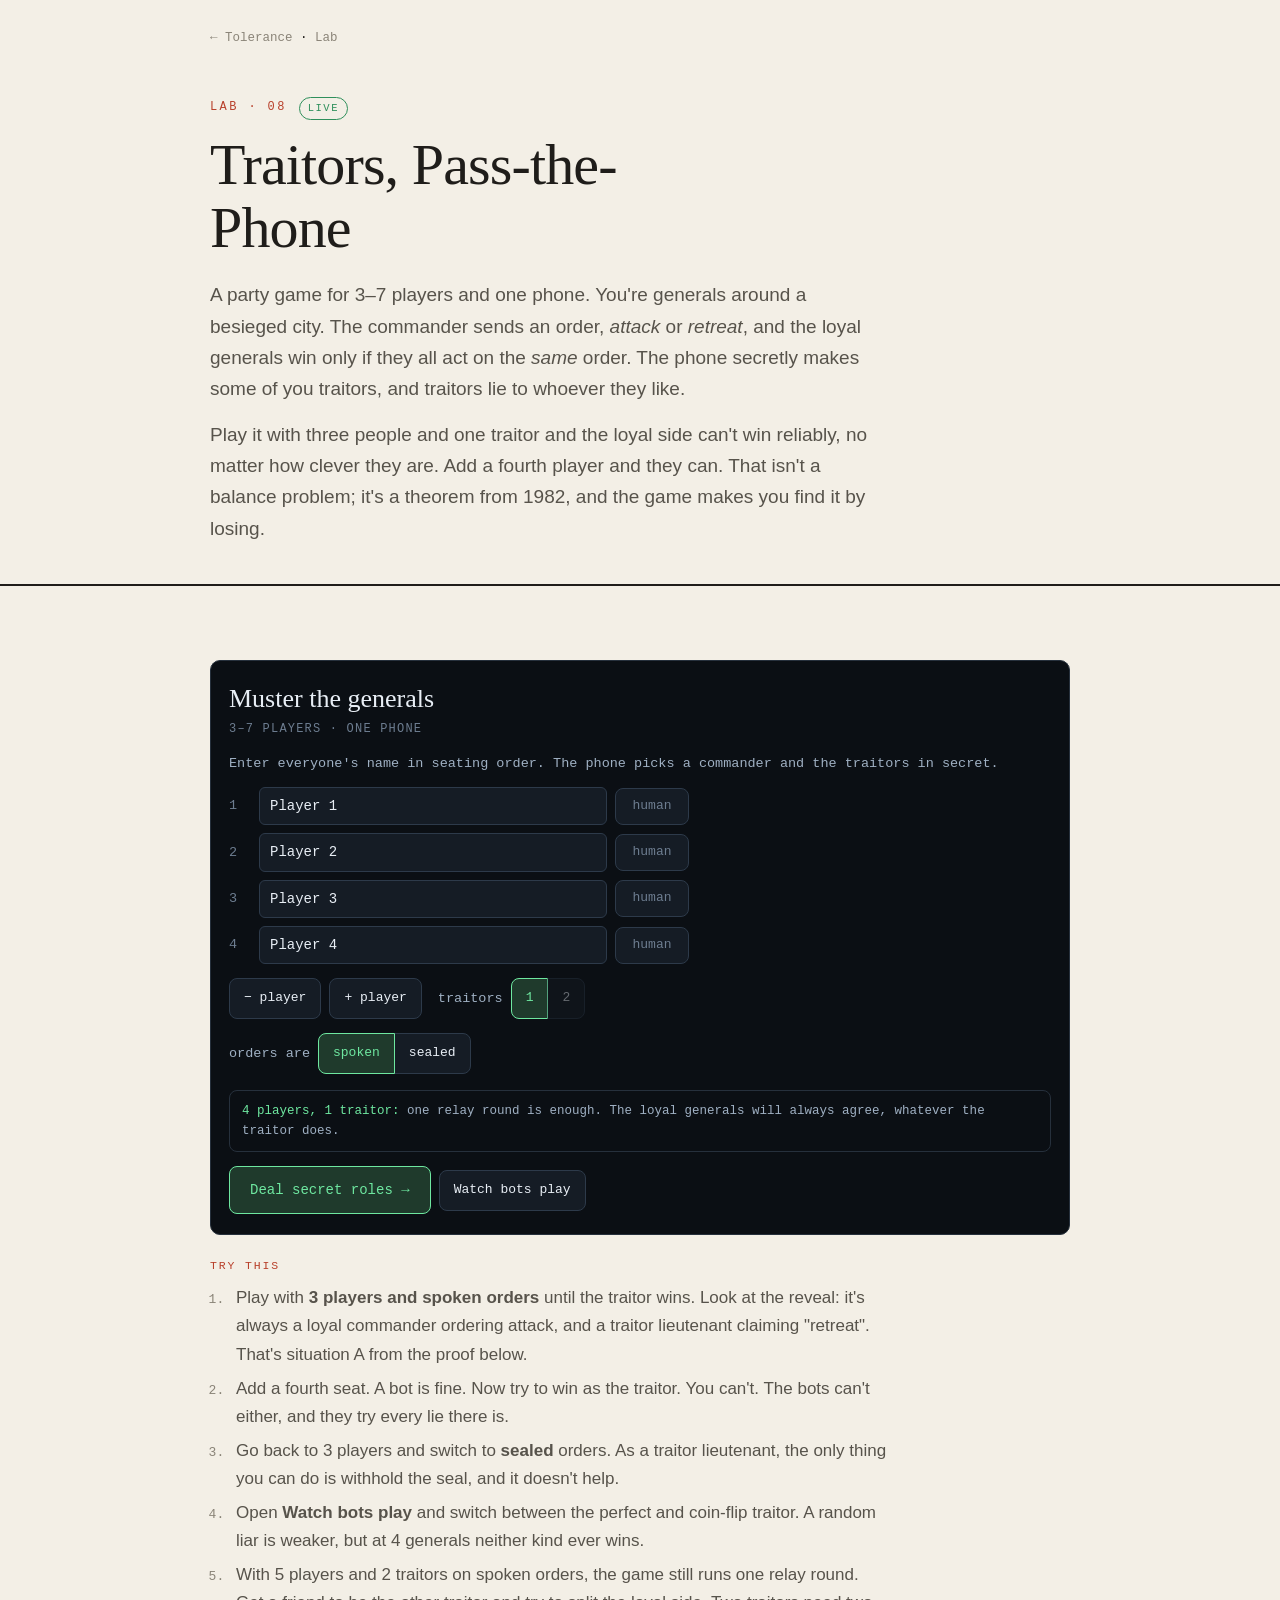
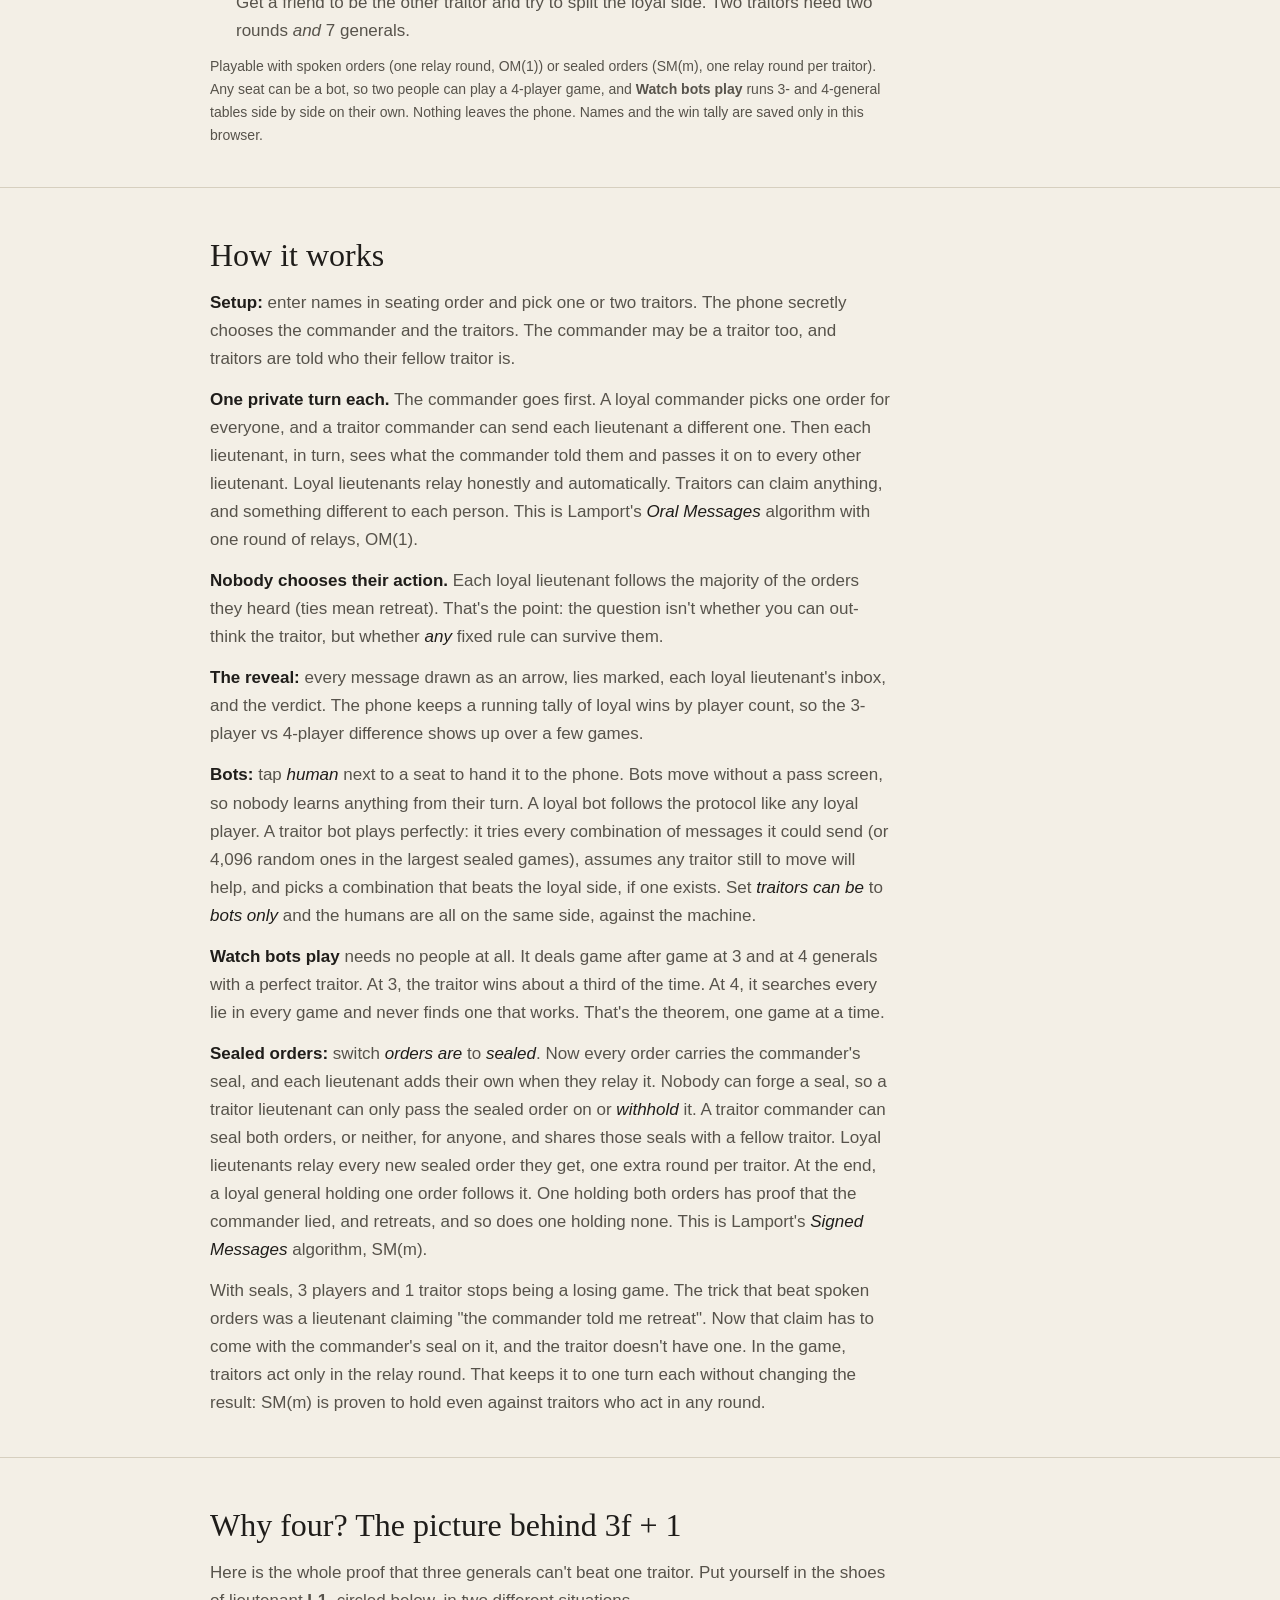
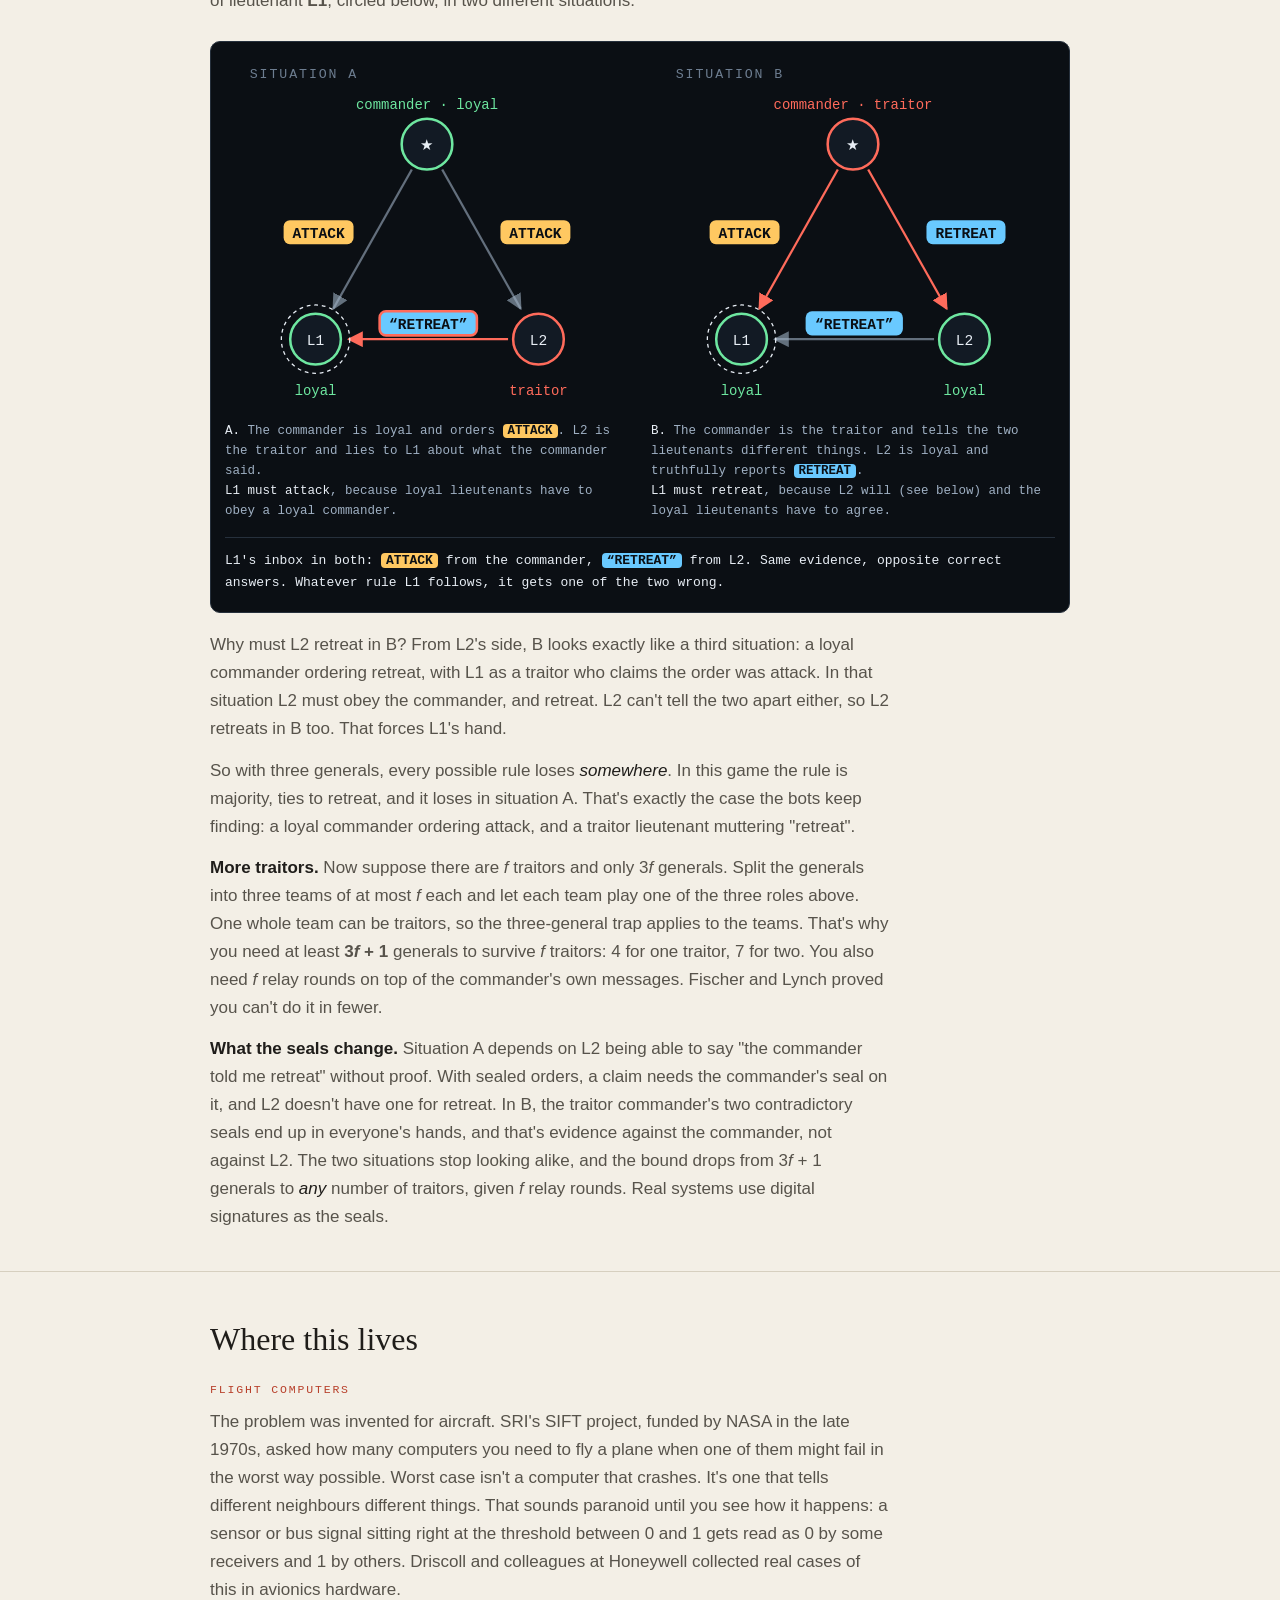
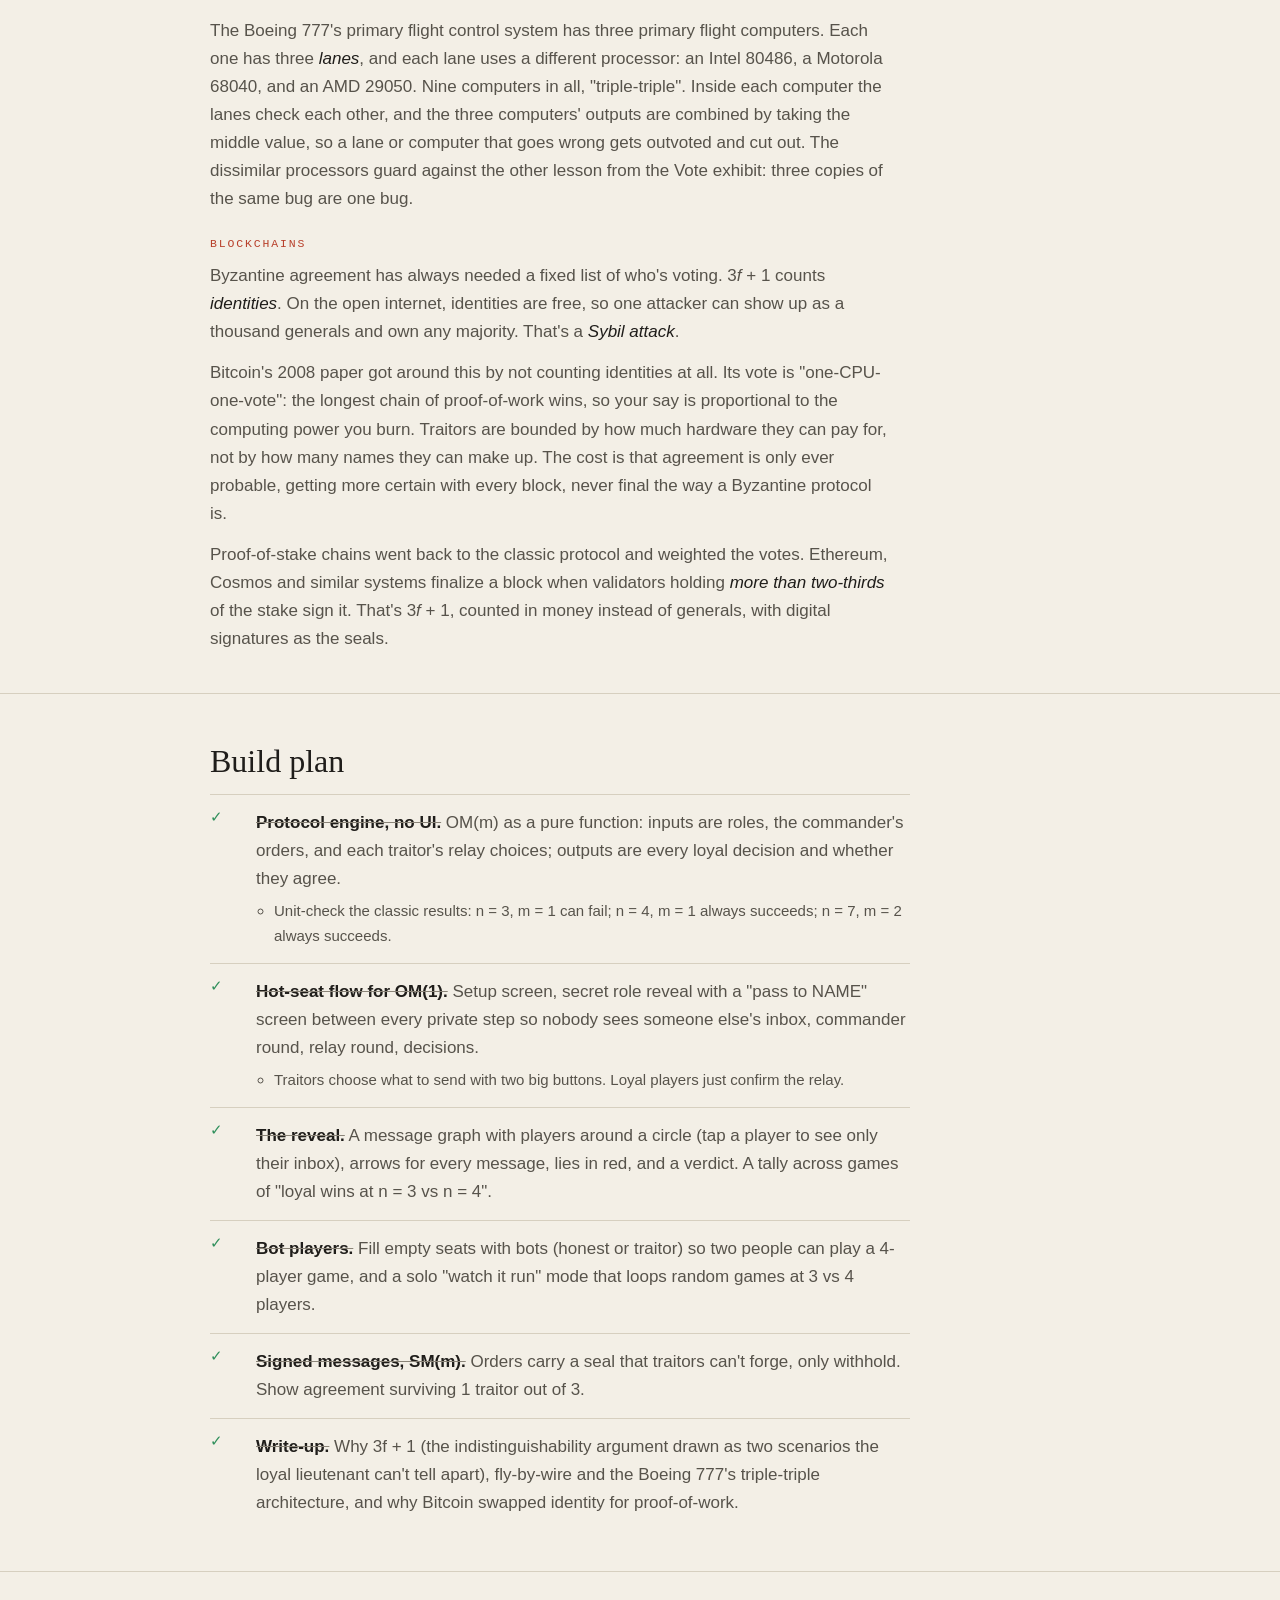
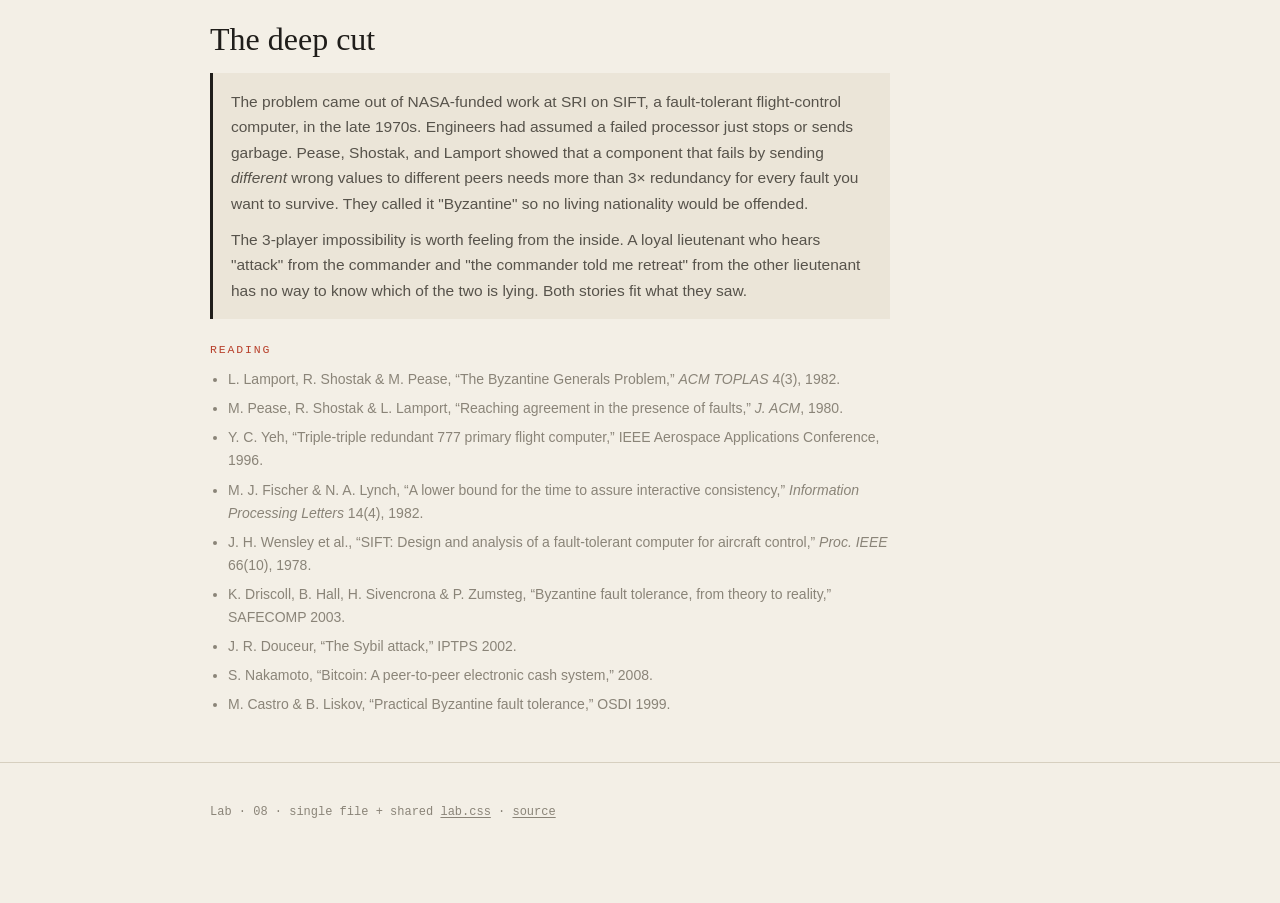
<file: traitors/index.html>
<!DOCTYPE html>
<html lang="en">
<head>
<meta charset="utf-8">
<meta name="viewport" content="width=device-width, initial-scale=1">
<title>Traitors, Pass-the-Phone · Lab</title>
<meta name="description" content="A pass-the-phone party game that runs the Byzantine Generals protocol, where the group discovers the 3f+1 bound by losing.">
<link rel="icon" href="data:image/svg+xml,%3Csvg xmlns='http://www.w3.org/2000/svg' viewBox='0 0 64 64'%3E%3Crect width='64' height='64' rx='12' fill='%230b0f14'/%3E%3Cpath d='M32 12 L50 22 V36 C50 46 42 52 32 56 C22 52 14 46 14 36 V22 Z' fill='none' stroke='%23ff6b5b' stroke-width='4'/%3E%3C/svg%3E">
<link rel="stylesheet" href="../lab.css">
</head>
<body>
<div class="wrap crumb"><a href="../">← Tolerance</a> · <a href="../#lab">Lab</a></div>
<header>
  <div class="wrap">
    <div class="eyebrow">Lab · 08 <span class="status live">live</span></div>
    <h1>Traitors, Pass-the-Phone</h1>
    <div class="lede">
      <p>A party game for 3–7 players and one phone. You're generals around a besieged city. The
      commander sends an order, <em>attack</em> or <em>retreat</em>, and the loyal generals win
      only if they all act on the <em>same</em> order. The phone secretly makes some of you
      traitors, and traitors lie to whoever they like.</p>
      <p>Play it with three people and one traitor and the loyal side can't win reliably, no
      matter how clever they are. Add a fourth player and they can. That isn't a balance
      problem; it's a theorem from 1982, and the game makes you find it by losing.</p>
    </div>
  </div>
</header>

<main>
<section>
  <div class="wrap">
    <div class="panel" id="game"><div class="stage" id="stage" aria-live="polite"></div></div>
    <div class="try">
      <h3>Try this</h3>
      <ol>
        <li>Play with <b>3 players and spoken orders</b> until the traitor wins. Look at the reveal: it's always
        a loyal commander ordering attack, and a traitor lieutenant claiming "retreat". That's situation A from the proof below.</li>
        <li>Add a fourth seat. A bot is fine. Now try to win as the traitor. You can't. The bots can't either, and they try
        every lie there is.</li>
        <li>Go back to 3 players and switch to <b>sealed</b> orders. As a traitor lieutenant, the only thing you can do is
        withhold the seal, and it doesn't help.</li>
        <li>Open <b>Watch bots play</b> and switch between the perfect and coin-flip traitor. A random liar is weaker, but
        at 4 generals neither kind ever wins.</li>
        <li>With 5 players and 2 traitors on spoken orders, the game still runs one relay round. Get a friend to be the
        other traitor and try to split the loyal side. Two traitors need two rounds <em>and</em> 7 generals.</li>
      </ol>
    </div>
    <p class="prose" style="font-size:14px;margin-top:10px">Playable with spoken orders (one relay round, OM(1)) or sealed orders (SM(m), one relay round per traitor). Any seat can be a bot, so two people can play a 4-player game, and <b>Watch bots play</b> runs 3- and 4-general tables side by side on their own. Nothing leaves the phone. Names and the win tally are saved only in this browser.</p>
  </div>
</section>

<section>
  <div class="wrap">
    <h2>How it works</h2>
    <div class="prose">
      <p><strong>Setup:</strong> enter names in seating order and pick one or two traitors. The phone
      secretly chooses the commander and the traitors. The commander may be a traitor too, and
      traitors are told who their fellow traitor is.</p>
      <p><strong>One private turn each.</strong> The commander goes first. A loyal commander picks one
      order for everyone, and a traitor commander can send each lieutenant a different one.
      Then each lieutenant, in turn, sees what the commander told them and passes it on to every
      other lieutenant. Loyal lieutenants relay honestly and automatically. Traitors can claim
      anything, and something different to each person. This is Lamport's <em>Oral Messages</em>
      algorithm with one round of relays, OM(1).</p>
      <p><strong>Nobody chooses their action.</strong> Each loyal lieutenant follows the majority of
      the orders they heard (ties mean retreat). That's the point: the question isn't whether you
      can out-think the traitor, but whether <em>any</em> fixed rule can survive them.</p>
      <p><strong>The reveal:</strong> every message drawn as an arrow, lies marked, each loyal
      lieutenant's inbox, and the verdict. The phone keeps a running tally of loyal wins by
      player count, so the 3-player vs 4-player difference shows up over a few games.</p>
      <p><strong>Bots:</strong> tap <em>human</em> next to a seat to hand it to the phone. Bots move without a
      pass screen, so nobody learns anything from their turn. A loyal bot follows the protocol like any loyal
      player. A traitor bot plays perfectly: it tries every combination of messages it could send (or 4,096
      random ones in the largest sealed games), assumes any traitor still to move will help, and picks a combination that beats the loyal side,
      if one exists. Set <em>traitors can be</em> to <em>bots only</em> and the humans are all on the same side,
      against the machine.</p>
      <p><strong>Watch bots play</strong> needs no people at all. It deals game after game at 3 and at 4
      generals with a perfect traitor. At 3, the traitor wins about a third of the time. At 4, it searches every
      lie in every game and never finds one that works. That's the theorem, one game at a time.</p>
      <p><strong>Sealed orders:</strong> switch <em>orders are</em> to <em>sealed</em>. Now every order carries the
      commander's seal, and each lieutenant adds their own when they relay it. Nobody can forge a seal, so a traitor
      lieutenant can only pass the sealed order on or <em>withhold</em> it. A traitor commander can seal both orders, or
      neither, for anyone, and shares those seals with a fellow traitor. Loyal lieutenants relay every new sealed order they
      get, one extra round per traitor. At the end, a loyal general holding one order follows it. One holding both
      orders has proof that the commander lied, and retreats, and so does one holding none. This is Lamport's
      <em>Signed Messages</em> algorithm, SM(m).</p>
      <p>With seals, 3 players and 1 traitor stops being a losing game. The trick that beat spoken orders was a
      lieutenant claiming "the commander told me retreat". Now that claim has to come with the commander's seal on it, and
      the traitor doesn't have one. In the game, traitors act only in the relay round. That keeps it to one turn each without
      changing the result: SM(m) is proven to hold even against traitors who act in any round.</p>
    </div>
  </div>
</section>

<section>
  <div class="wrap">
    <h2>Why four? The picture behind 3f&nbsp;+&nbsp;1</h2>
    <div class="prose">
      <p>Here is the whole proof that three generals can't beat one traitor. Put yourself in the shoes of
      lieutenant <b>L1</b>, circled below, in two different situations.</p>
    </div>
    <div class="panel proof">
      <div class="pair">
        <figure><svg viewBox="0 0 300 282" role="img" aria-label="Situation A" font-family="ui-monospace, Menlo, Consolas, monospace" font-size="11.5"><defs><marker id="sag" viewBox="0 0 10 10" refX="9" refY="5" markerWidth="7" markerHeight="7" orient="auto"><path d="M0 0L10 5L0 10z" fill="rgba(159,176,195,.6)"/></marker><marker id="sar" viewBox="0 0 10 10" refX="9" refY="5" markerWidth="7" markerHeight="7" orient="auto"><path d="M0 0L10 5L0 10z" fill="#ff6b5b"/></marker></defs><text x="10" y="16" fill="#6d7d90" font-size="10.5" letter-spacing="1.5">SITUATION A</text><g transform="translate(0,22)"><line x1="138" y1="66" x2="76" y2="176" stroke="rgba(159,176,195,.6)" stroke-width="1.8" marker-end="url(#sag)"/><line x1="162" y1="66" x2="224" y2="176" stroke="rgba(159,176,195,.6)" stroke-width="1.8" marker-end="url(#sag)"/><line x1="214" y1="200" x2="88" y2="200" stroke="#ff6b5b" stroke-width="1.8" marker-end="url(#sar)"/><rect x="36.8" y="106" width="55.2" height="19" rx="5" fill="#ffc861"/><text x="64.4" y="120" text-anchor="middle" fill="#0b0f14" font-weight="600">ATTACK</text><rect x="208.0" y="106" width="55.2" height="19" rx="5" fill="#ffc861"/><text x="235.6" y="120" text-anchor="middle" fill="#0b0f14" font-weight="600">ATTACK</text><rect x="112.6" y="178" width="76.8" height="19" rx="5" fill="#69c9ff" stroke="#ff6b5b" stroke-width="2"/><text x="151.0" y="192" text-anchor="middle" fill="#0b0f14" font-weight="600">“RETREAT”</text><circle cx="150" cy="46" r="20" fill="#121a24" stroke="#6ee7a0" stroke-width="2"/><text x="150" y="50.5" text-anchor="middle" fill="#e8eef5" font-weight="500">★</text><text x="150" y="18" text-anchor="middle" fill="#6ee7a0" font-size="11">commander · loyal</text><circle cx="62" cy="200" r="27" fill="none" stroke="#e8eef5" stroke-width="1" stroke-dasharray="3 3"/><circle cx="62" cy="200" r="20" fill="#121a24" stroke="#6ee7a0" stroke-width="2"/><text x="62" y="204.5" text-anchor="middle" fill="#e8eef5" font-weight="500">L1</text><text x="62" y="244" text-anchor="middle" fill="#6ee7a0" font-size="11">loyal</text><circle cx="238" cy="200" r="20" fill="#121a24" stroke="#ff6b5b" stroke-width="2"/><text x="238" y="204.5" text-anchor="middle" fill="#e8eef5" font-weight="500">L2</text><text x="238" y="244" text-anchor="middle" fill="#ff6b5b" font-size="11">traitor</text></g></svg><figcaption><b>A.</b> The commander is loyal and orders <span class="o A">ATTACK</span>.
          L2 is the traitor and lies to L1 about what the commander said.<br><span class="must">L1 must attack</span>, because loyal
          lieutenants have to obey a loyal commander.</figcaption></figure>
        <figure><svg viewBox="0 0 300 282" role="img" aria-label="Situation B" font-family="ui-monospace, Menlo, Consolas, monospace" font-size="11.5"><defs><marker id="sbg" viewBox="0 0 10 10" refX="9" refY="5" markerWidth="7" markerHeight="7" orient="auto"><path d="M0 0L10 5L0 10z" fill="rgba(159,176,195,.6)"/></marker><marker id="sbr" viewBox="0 0 10 10" refX="9" refY="5" markerWidth="7" markerHeight="7" orient="auto"><path d="M0 0L10 5L0 10z" fill="#ff6b5b"/></marker></defs><text x="10" y="16" fill="#6d7d90" font-size="10.5" letter-spacing="1.5">SITUATION B</text><g transform="translate(0,22)"><line x1="138" y1="66" x2="76" y2="176" stroke="#ff6b5b" stroke-width="1.8" marker-end="url(#sbr)"/><line x1="162" y1="66" x2="224" y2="176" stroke="#ff6b5b" stroke-width="1.8" marker-end="url(#sbr)"/><line x1="214" y1="200" x2="88" y2="200" stroke="rgba(159,176,195,.6)" stroke-width="1.8" marker-end="url(#sbg)"/><rect x="36.8" y="106" width="55.2" height="19" rx="5" fill="#ffc861"/><text x="64.4" y="120" text-anchor="middle" fill="#0b0f14" font-weight="600">ATTACK</text><rect x="208.0" y="106" width="62.4" height="19" rx="5" fill="#69c9ff"/><text x="239.2" y="120" text-anchor="middle" fill="#0b0f14" font-weight="600">RETREAT</text><rect x="112.6" y="178" width="76.8" height="19" rx="5" fill="#69c9ff"/><text x="151.0" y="192" text-anchor="middle" fill="#0b0f14" font-weight="600">“RETREAT”</text><circle cx="150" cy="46" r="20" fill="#121a24" stroke="#ff6b5b" stroke-width="2"/><text x="150" y="50.5" text-anchor="middle" fill="#e8eef5" font-weight="500">★</text><text x="150" y="18" text-anchor="middle" fill="#ff6b5b" font-size="11">commander · traitor</text><circle cx="62" cy="200" r="27" fill="none" stroke="#e8eef5" stroke-width="1" stroke-dasharray="3 3"/><circle cx="62" cy="200" r="20" fill="#121a24" stroke="#6ee7a0" stroke-width="2"/><text x="62" y="204.5" text-anchor="middle" fill="#e8eef5" font-weight="500">L1</text><text x="62" y="244" text-anchor="middle" fill="#6ee7a0" font-size="11">loyal</text><circle cx="238" cy="200" r="20" fill="#121a24" stroke="#6ee7a0" stroke-width="2"/><text x="238" y="204.5" text-anchor="middle" fill="#e8eef5" font-weight="500">L2</text><text x="238" y="244" text-anchor="middle" fill="#6ee7a0" font-size="11">loyal</text></g></svg><figcaption><b>B.</b> The commander is the traitor and tells the two lieutenants different things.
          L2 is loyal and truthfully reports <span class="o R">RETREAT</span>.<br><span class="must">L1 must retreat</span>, because L2 will (see below)
          and the loyal lieutenants have to agree.</figcaption></figure>
      </div>
      <div class="same">L1's inbox in both: <span class="o A">ATTACK</span> from the commander, <span class="o R">“RETREAT”</span> from L2.
        Same evidence, opposite correct answers. Whatever rule L1 follows, it gets one of the two wrong.</div>
    </div>
    <div class="prose" style="margin-top:18px">
      <p>Why must L2 retreat in B? From L2's side, B looks exactly like a third situation: a loyal commander ordering
      retreat, with L1 as a traitor who claims the order was attack. In that situation L2 must obey the commander, and
      retreat. L2 can't tell the two apart either, so L2 retreats in B too. That forces L1's hand.</p>
      <p>So with three generals, every possible rule loses <em>somewhere</em>. In this game the rule is majority, ties to
      retreat, and it loses in situation A. That's exactly the case the bots keep finding: a loyal commander ordering
      attack, and a traitor lieutenant muttering "retreat".</p>
      <p><strong>More traitors.</strong> Now suppose there are <i>f</i> traitors and only 3<i>f</i> generals. Split the
      generals into three teams of at most <i>f</i> each and let each team play one of the three roles above. One whole team
      can be traitors, so the three-general trap applies to the teams. That's why you need at least
      <b>3<i>f</i>&nbsp;+&nbsp;1</b> generals to survive <i>f</i> traitors: 4 for one traitor, 7 for two. You also need
      <i>f</i> relay rounds on top of the commander's own messages. Fischer and Lynch proved you can't do it in fewer.</p>
      <p><strong>What the seals change.</strong> Situation A depends on L2 being able to say "the commander told me
      retreat" without proof. With sealed orders, a claim needs the commander's seal on it, and L2 doesn't have one for
      retreat. In B, the traitor commander's two contradictory seals end up in everyone's hands, and that's evidence
      against the commander, not against L2. The two situations stop looking alike, and the bound drops from
      3<i>f</i>&nbsp;+&nbsp;1 generals to <em>any</em> number of traitors, given <i>f</i> relay rounds. Real systems use digital
      signatures as the seals.</p>
    </div>
  </div>
</section>

<section>
  <div class="wrap">
    <h2>Where this lives</h2>
    <div class="prose">
      <h3>Flight computers</h3>
      <p>The problem was invented for aircraft. SRI's SIFT project, funded by NASA in the late 1970s, asked how many
      computers you need to fly a plane when one of them might fail in the worst way possible. Worst case isn't a computer
      that crashes. It's one that tells different neighbours different things. That sounds paranoid until you see how it
      happens: a sensor or bus signal sitting right at the threshold between 0 and 1 gets read as 0 by some receivers and 1
      by others. Driscoll and colleagues at Honeywell collected real cases of this in avionics hardware.</p>
      <p>The Boeing 777's primary flight control system has three primary flight computers. Each one has three
      <em>lanes</em>, and each lane uses a different processor: an Intel 80486, a Motorola 68040, and an AMD 29050. Nine
      computers in all, "triple-triple". Inside each computer the lanes check each other, and the three computers' outputs are
      combined by taking the middle value, so a lane or computer that goes wrong gets outvoted and cut out. The dissimilar processors guard
      against the other lesson from the Vote exhibit: three copies of the same bug are one bug.</p>
      <h3>Blockchains</h3>
      <p>Byzantine agreement has always needed a fixed list of who's voting. 3<i>f</i>&nbsp;+&nbsp;1 counts
      <em>identities</em>. On the open internet, identities are free, so one attacker can show up as a thousand generals
      and own any majority. That's a <em>Sybil attack</em>.</p>
      <p>Bitcoin's 2008 paper got around this by not counting identities at all. Its vote is "one-CPU-one-vote": the
      longest chain of proof-of-work wins, so your say is proportional to the computing power you burn. Traitors are
      bounded by how much hardware they can pay for, not by how many names they can make up. The cost is that agreement is
      only ever probable, getting more certain with every block, never final the way a Byzantine protocol is.</p>
      <p>Proof-of-stake chains went back to the classic protocol and weighted the votes. Ethereum, Cosmos and similar
      systems finalize a block when validators holding <em>more than two-thirds</em> of the stake sign it. That's
      3<i>f</i>&nbsp;+&nbsp;1, counted in money instead of generals, with digital signatures as the seals.</p>
    </div>
  </div>
</section>

<section>
  <div class="wrap">
    <h2>Build plan</h2>
    <ol class="plan">
      <li class="done"><b>Protocol engine, no UI.</b> OM(m) as a pure function: inputs are roles, the commander's orders, and each traitor's relay choices; outputs are every loyal decision and whether they agree.
        <ul><li>Unit-check the classic results: n = 3, m = 1 can fail; n = 4, m = 1 always succeeds; n = 7, m = 2 always succeeds.</li></ul></li>
      <li class="done"><b>Hot-seat flow for OM(1).</b> Setup screen, secret role reveal with a "pass to NAME" screen between every private step so nobody sees someone else's inbox, commander round, relay round, decisions.
        <ul><li>Traitors choose what to send with two big buttons. Loyal players just confirm the relay.</li></ul></li>
      <li class="done"><b>The reveal.</b> A message graph with players around a circle (tap a player to see only their inbox), arrows for every message, lies in red, and a verdict. A tally across games of "loyal wins at n = 3 vs n = 4".</li>
      <li class="done"><b>Bot players.</b> Fill empty seats with bots (honest or traitor) so two people can play a 4-player game, and a solo "watch it run" mode that loops random games at 3 vs 4 players.</li>
      <li class="done"><b>Signed messages, SM(m).</b> Orders carry a seal that traitors can't forge, only withhold. Show agreement surviving 1 traitor out of 3.</li>
      <li class="done"><b>Write-up.</b> Why 3f + 1 (the indistinguishability argument drawn as two scenarios the loyal lieutenant can't tell apart), fly-by-wire and the Boeing 777's triple-triple architecture, and why Bitcoin swapped identity for proof-of-work.</li>
    </ol>
  </div>
</section>

<section>
  <div class="wrap">
    <h2>The deep cut</h2>
    <div class="deep">
      <p>The problem came out of NASA-funded work at SRI on SIFT, a fault-tolerant flight-control
      computer, in the late 1970s. Engineers had assumed a failed processor just stops or sends
      garbage. Pease, Shostak, and Lamport showed that a component that fails by sending
      <em>different</em> wrong values to different peers needs more than 3× redundancy for every
      fault you want to survive. They called it "Byzantine" so no living nationality would be
      offended.</p>
      <p>The 3-player impossibility is worth feeling from the inside. A loyal lieutenant who hears
      "attack" from the commander and "the commander told me retreat" from the other lieutenant
      has no way to know which of the two is lying. Both stories fit what they saw.</p>
    </div>
    <h3>Reading</h3>
    <ul class="refs">
      <li>L. Lamport, R. Shostak &amp; M. Pease, “The Byzantine Generals Problem,” <i>ACM TOPLAS</i> 4(3), 1982.</li>
      <li>M. Pease, R. Shostak &amp; L. Lamport, “Reaching agreement in the presence of faults,” <i>J. ACM</i>, 1980.</li>
      <li>Y. C. Yeh, “Triple-triple redundant 777 primary flight computer,” IEEE Aerospace Applications Conference, 1996.</li>
      <li>M. J. Fischer &amp; N. A. Lynch, “A lower bound for the time to assure interactive consistency,” <i>Information Processing Letters</i> 14(4), 1982.</li>
      <li>J. H. Wensley et al., “SIFT: Design and analysis of a fault-tolerant computer for aircraft control,” <i>Proc. IEEE</i> 66(10), 1978.</li>
      <li>K. Driscoll, B. Hall, H. Sivencrona &amp; P. Zumsteg, “Byzantine fault tolerance, from theory to reality,” SAFECOMP 2003.</li>
      <li>J. R. Douceur, “The Sybil attack,” IPTPS 2002.</li>
      <li>S. Nakamoto, “Bitcoin: A peer-to-peer electronic cash system,” 2008.</li>
      <li>M. Castro &amp; B. Liskov, “Practical Byzantine fault tolerance,” OSDI 1999.</li>
    </ul>
  </div>
</section>
</main>
<footer><div class="wrap">Lab · 08 · single file + shared <a href="../lab.css">lab.css</a> · <a href="https://github.com/jkastl/tolerance">source</a></div></footer>
<style>
  /* game-specific UI; page chrome comes from ../lab.css */
  .stage { padding: 22px 18px 20px; min-height: 360px; font-family: var(--mono); font-size: 13.5px; line-height: 1.6; color: var(--scr-text); }
  .stage h4 { font-family: var(--serif); font-weight: 500; font-size: 26px; color: var(--scr-bright); margin-bottom: 6px; line-height: 1.2; }
  .stage .sub { color: #6d7d90; font-size: 12px; letter-spacing: .1em; text-transform: uppercase; margin-bottom: 14px; }
  .stage p + p { margin-top: 10px; }
  .stage b { color: var(--scr-bright); font-weight: 500; }
  .row { display: flex; flex-wrap: wrap; gap: 8px; align-items: center; margin-top: 14px; }
  .stage button {
    font: inherit; font-size: 13px; color: var(--scr-bright); background: #151c25; border: 1px solid #2d3a4a;
    border-radius: 8px; padding: 9px 14px; cursor: pointer; -webkit-tap-highlight-color: transparent;
  }
  .stage button:hover { border-color: #4a5d73; }
  .stage button:focus-visible { outline: 1px dashed var(--sig); outline-offset: 2px; }
  .stage button.primary { background: #1f3a2c; border-color: var(--sig); color: var(--sig); padding: 12px 20px; font-size: 14px; }
  .stage button.big { flex: 1 1 140px; padding: 18px 12px; font-size: 16px; letter-spacing: .06em; }
  .stage button[disabled] { opacity: .4; cursor: default; }
  .stage input[type=text] {
    font: inherit; font-size: 14px; color: var(--scr-bright); background: #151c25; border: 1px solid #2d3a4a;
    border-radius: 6px; padding: 7px 10px; flex: 1 1 140px; min-width: 0;
  }
  .stage input[type=text]:focus { outline: none; border-color: var(--sig); }
  .players { display: grid; gap: 8px; margin-top: 12px; max-width: 460px; }
  .players .p { display: flex; gap: 8px; align-items: center; }
  .players .p span { width: 22px; color: #6d7d90; }
  .seg2 { display: inline-flex; }
  .seg2 button { border-radius: 0; margin-left: -1px; }
  .seg2 button:first-child { border-radius: 8px 0 0 8px; margin-left: 0; }
  .seg2 button:last-child { border-radius: 0 8px 8px 0; }
  .seg2 button.on { background: #1f3a2c; border-color: var(--sig); color: var(--sig); position: relative; }
  .theory { margin-top: 16px; padding: 10px 12px; border: 1px solid var(--bezel-edge); border-radius: 8px; font-size: 12.5px; }
  .role { font-family: var(--serif); font-size: 34px; line-height: 1.1; margin: 4px 0 10px; }
  .role.loyal { color: var(--sig); } .role.traitor { color: var(--fault); }
  .msg { display: grid; grid-template-columns: 1fr auto; gap: 8px; align-items: center; padding: 8px 0; border-top: 1px solid var(--bezel-edge); max-width: 460px; }
  .order { display: inline-block; min-width: 86px; text-align: center; padding: 3px 8px; border-radius: 6px; font-weight: 500; letter-spacing: .08em; }
  .order.A { color: #0b0f14; background: var(--caution); } .order.R { color: #0b0f14; background: var(--ir); }
  .toggle { min-width: 110px; }
  .toggle.A { background: #3a3220 !important; border-color: var(--caution) !important; color: var(--caution) !important; }
  .toggle.R { background: #182c3a !important; border-color: var(--ir) !important; color: var(--ir) !important; }
  .verdict { font-family: var(--serif); font-size: 28px; line-height: 1.2; margin: 2px 0 8px; }
  .verdict.win { color: var(--sig); } .verdict.lose { color: var(--fault); }
  .graph { margin: 14px -18px 0; border-top: 1px solid var(--bezel-edge); border-bottom: 1px solid var(--bezel-edge); line-height: 0; }
  .graph canvas { width: 100%; display: block; touch-action: manipulation; }
  .legend { font-size: 11.5px; color: #6d7d90; margin-top: 8px; }
  table.inbox { border-collapse: collapse; margin-top: 12px; font-size: 12.5px; width: 100%; max-width: 560px; }
  table.inbox th, table.inbox td { text-align: left; padding: 6px 8px 6px 0; border-top: 1px solid var(--bezel-edge); vertical-align: top; }
  table.inbox th { color: #6d7d90; font-weight: 400; font-size: 11px; letter-spacing: .1em; text-transform: uppercase; }
  .lie { color: var(--fault); }
  .seal { color: #6d7d90; font-size: 11px; }
  .toggle.X { background: #2a2440 !important; border-color: #b69cff !important; color: #b69cff !important; }
  .toggle.N { border-style: dashed !important; color: #6d7d90 !important; }
  .players .p button.who { min-width: 74px; padding: 7px 10px; color: #6d7d90; }
  .players .p button.who.on { color: var(--ir); border-color: var(--ir); background: #182c3a; }
  .wstats { max-width: 620px; font-size: 12.5px; }
  .proof { padding: 16px 14px 18px; }
  .proof .pair { display: flex; flex-wrap: wrap; gap: 14px 22px; }
  .proof figure { flex: 1 1 300px; margin: 0; }
  .proof svg { width: 100%; max-width: 380px; display: block; margin: 0 auto; }
  .proof figcaption { font-family: var(--mono); font-size: 12.5px; line-height: 1.6; margin-top: 6px; }
  .proof figcaption b { color: var(--scr-bright); font-weight: 500; }
  .proof .must { color: var(--scr-bright); }
  .proof .o { padding: 0 5px; border-radius: 4px; color: #0b0f14; font-weight: 600; }
  .proof .o.A { background: var(--caution); } .proof .o.R { background: var(--ir); }
  .proof .same { margin-top: 16px; padding-top: 12px; border-top: 1px solid var(--bezel-edge); font-family: var(--mono); font-size: 13px; color: var(--scr-bright); line-height: 1.7; }
  .tally { margin-top: 14px; font-size: 12px; color: #6d7d90; }
  .tally b { color: var(--scr-bright); }
</style>
<script>
"use strict";
/* ================================================================
   Oral Messages OM(m) — Lamport, Shostak & Pease, 1982
   Pure function, checked exhaustively against the known results
   (n=3,m=1 fails; n=4,5,7 with m=1 and one traitor never fail;
   n=7,m=2 with two traitors never fails; n=6,m=2 does).
   ================================================================ */
const ATTACK = 'A', RETREAT = 'R';
function majority(vals) {
  let a = 0, r = 0;
  for (const v of vals) v === ATTACK ? a++ : r++;
  return a > r ? ATTACK : RETREAT;     // ties fall back to the default, RETREAT
}
function runOM(m, n, commander, traitors, order, traitorSend) {
  const log = [];
  const send = (path, from, to, v) => {
    const isT = traitors.has(from);
    const sent = isT ? traitorSend(from, to, path, v) : v;
    log.push({ path: path.slice(), round: path.length, from, to, value: sent, heard: v, traitor: isT, lie: isT && sent !== v });
    return sent;
  };
  function om(m, cmd, lts, v, path) {
    const recv = {};
    for (const l of lts) recv[l] = send(path, cmd, l, v);
    if (m === 0) return recv;
    const sub = {};
    for (const i of lts) sub[i] = om(m - 1, i, lts.filter(x => x !== i), recv[i], path.concat(i));
    const dec = {};
    for (const j of lts) dec[j] = majority([recv[j], ...lts.filter(i => i !== j).map(i => sub[i][j])]);
    return dec;
  }
  const lts = [...Array(n).keys()].filter(i => i !== commander);
  const dec = om(m, commander, lts, order, [commander]);
  const loyal = lts.filter(i => !traitors.has(i));
  const decisions = {};
  for (const l of loyal) decisions[l] = dec[l];
  const agree = new Set(loyal.map(l => decisions[l])).size <= 1;
  const followed = traitors.has(commander) || loyal.every(l => decisions[l] === order);
  return { log, decisions, loyal, agree, followed, win: agree && followed };
}

/* ================================================================
   Signed Messages SM(m) — same paper, section 4. Every order carries the
   commander's seal plus one seal per relay. A traitor can't forge a seal, so
   a traitor lieutenant can only pass on or withhold what it holds. A traitor
   commander can seal both orders, and shares its seals with fellow traitors.
   Loyal lieutenant i collects the set V_i of distinct sealed values; each new
   value is re-sealed and relayed while it carries fewer than m relay seals.
   Decision: V_i = {v} → v, otherwise (both or neither) → RETREAT.
   Traitors act in round 2 only (the relay round); SM(m) needs no such
   restriction to be correct, it just keeps the hot-seat game to one turn each.
   traitorSend(from, to, avail) returns the subset of avail that `from` sends.
   ================================================================ */
function runSM(m, n, commander, traitors, order, traitorSend) {
  const lts = [...Array(n).keys()].filter(i => i !== commander);
  const V = {}; for (const l of lts) V[l] = new Set();
  const log = [];
  const cmdT = traitors.has(commander);
  let inbox = [];
  for (const l of lts) {
    const vals = cmdT ? traitorSend(commander, l, [ATTACK, RETREAT]) : [order];
    if (!vals.length && !traitors.has(l)) log.push({ round: 1, from: commander, to: l, value: null, chain: [commander], traitor: true, withheld: true });
    for (const v of vals) inbox.push({ round: 1, from: commander, to: l, value: v, chain: [commander], traitor: cmdT });
  }
  log.push(...inbox);
  for (let r = 2; inbox.length; r++) {
    const out = [];
    for (const e of inbox) {
      const i = e.to;
      if (traitors.has(i) || V[i].has(e.value)) continue;
      V[i].add(e.value);
      if (e.chain.length - 1 < m) for (const j of lts) if (j !== i && !e.chain.includes(j))
        out.push({ round: r, from: i, to: j, value: e.value, chain: e.chain.concat(i), traitor: false });
    }
    if (r === 2) for (const t of lts) if (traitors.has(t)) {
      const held = new Set(cmdT ? [ATTACK, RETREAT] : inbox.filter(e => e.to === t).map(e => e.value));
      const avail = [ATTACK, RETREAT].filter(v => held.has(v));
      for (const j of lts) if (j !== t) {
        const vals = avail.length ? traitorSend(t, j, avail).filter(v => held.has(v)) : [];
        if (avail.length && !vals.length && !traitors.has(j)) log.push({ round: 2, from: t, to: j, value: null, chain: [commander, t], traitor: true, withheld: true });
        for (const v of vals) out.push({ round: 2, from: t, to: j, value: v, chain: [commander, t], traitor: true });
      }
    }
    log.push(...out);
    inbox = out;
  }
  const loyal = lts.filter(i => !traitors.has(i));
  const decisions = {}, sets = {};
  for (const l of loyal) { sets[l] = [...V[l]].sort(); decisions[l] = V[l].size === 1 ? [...V[l]][0] : RETREAT; }
  const agree = new Set(loyal.map(l => decisions[l])).size <= 1;
  const followed = cmdT || loyal.every(l => decisions[l] === order);
  return { log, decisions, sets, loyal, agree, followed, win: agree && followed, sealed: true };
}

/* A worst-case traitor: try every combination of choices for the still-open
   traitor messages (keys "from>to", options per key) and pick one at random
   among those that beat the loyal side. Past 4,096 combinations it samples at
   random instead. If nothing wins, it plays a random combination. */
const SEARCH_CAP = 4096;
function searchPlans(keys, opts, beats) {
  const total = keys.reduce((a, k) => a * opts[k].length, 1);
  const exhaustive = total <= SEARCH_CAP, tries = exhaustive ? total : SEARCH_CAP;
  const rnd = k => opts[k][Math.floor(Math.random() * opts[k].length)];
  const wins = [];
  for (let t = 0; t < tries; t++) {
    const pick = {}; let x = t;
    for (const k of keys) {
      if (exhaustive) { pick[k] = opts[k][x % opts[k].length]; x = Math.floor(x / opts[k].length); }
      else pick[k] = rnd(k);
    }
    if (beats(pick)) wins.push(pick);
  }
  if (wins.length) return { pick: wins[Math.floor(Math.random() * wins.length)], found: true, tried: tries, winning: wins.length };
  const pick = {}; for (const k of keys) pick[k] = rnd(k);
  return { pick, found: false, tried: tries, winning: 0 };
}
const BOTH = [ATTACK, RETREAT];
/* what a traitor could put on key "from>to": spoken orders are one word; sealed
   ones are any subset of the seals it holds */
function keyOptions(sealed, from, commander, traitors, order) {
  if (!sealed) return [ATTACK, RETREAT];
  const held = from === commander || traitors.has(commander) ? BOTH : [order];
  return held.length === 2 ? [[ATTACK], [RETREAT], [ATTACK, RETREAT], []] : [held, []];
}
/* play one game with the protocol for `sealed` (OM(1) or SM(m)), reading traitor
   choices from pick, then fixed, then a default */
function playGame(sealed, m, n, commander, traitors, order, pick, fixed) {
  if (!sealed) return runOM(1, n, commander, traitors, order, (f, t) => pick[`${f}>${t}`] || fixed[`${f}>${t}`] || ATTACK);
  return runSM(m, n, commander, traitors, order, (f, t, avail) => pick[`${f}>${t}`] || fixed[`${f}>${t}`] || avail);
}
function traitorSearch(sealed, m, n, commander, traitors, order, fixed, free) {
  const opts = {};
  for (const k of free) opts[k] = keyOptions(sealed, +k.split('>')[0], commander, traitors, order);
  return searchPlans(free, opts, pick => !playGame(sealed, m, n, commander, traitors, order, pick, fixed).win);
}
/* the message keys a player controls in OM(1) */
function msgKeys(p, commander, lts) {
  return (p === commander ? lts : lts.filter(q => q !== p)).map(q => `${p}>${q}`);
}

/* ================================================================
   Hot-seat game: one private turn per player, then the reveal
   ================================================================ */
(() => {
  const stage = document.getElementById('stage');
  const WORD = { A: 'ATTACK', R: 'RETREAT' };
  const esc = s => String(s).replace(/[&<>"']/g, c => ({ '&': '&amp;', '<': '&lt;', '>': '&gt;', '"': '&quot;', "'": '&#39;' }[c]));
  const store = {
    get(k, d) { try { const v = localStorage.getItem('traitors.' + k); return v ? JSON.parse(v) : d; } catch (e) { return d; } },
    set(k, v) { try { localStorage.setItem('traitors.' + k, JSON.stringify(v)); } catch (e) { /* private mode */ } },
  };
  let names = store.get('names', ['Player 1', 'Player 2', 'Player 3', 'Player 4']);
  let bots = store.get('bots', names.map(() => false));
  while (bots.length < names.length) bots.push(false);
  bots.length = names.length;
  let nTraitors = 1;
  let botTraitors = store.get('botTraitors', false);   // true: only bots may be dealt a traitor role
  let sealed = store.get('sealed', false);              // false: OM(1) spoken orders; true: SM(m) sealed orders
  let G = null;           // current game
  const minFor2 = s => s ? 4 : 5;                        // fewest players the setup allows with 2 traitors

  /* a set of sealed orders, for buttons and tables */
  const setWord = v => !v.length ? 'NOTHING' : v.length === 2 ? 'BOTH' : WORD[v[0]];
  const setCls = v => !v.length ? 'N' : v.length === 2 ? 'X' : v[0];
  const sealTxt = (chain, cmd) => chain.map(c => c === cmd ? '★' : c + 1).join('·');

  function theoryLine(n, t, sl) {
    if (sl) return t === 1
      ? `<b style="color:var(--sig)">Sealed orders, ${n} players, 1 traitor:</b> a traitor can hide a seal but never fake one, so one relay round is enough${n === 3 ? ', even with only 3 players. Spoken orders need 4' : ''}.`
      : `<b style="color:var(--sig)">Sealed orders, ${n} players, 2 traitors:</b> two relay rounds, one per traitor, and the loyal generals always agree. Spoken orders would need 7 players.`;
    if (t === 1 && n >= 4) return `<b class="ok" style="color:var(--sig)">${n} players, 1 traitor:</b> one relay round is enough. The loyal generals will always agree, whatever the traitor does.`;
    if (t === 1) return `<b style="color:var(--fault)">3 players, 1 traitor:</b> the loyal side can be beaten, and no rule the loyal players could follow would fix it. You need at least 4.`;
    return `<b style="color:var(--caution)">${n} players, 2 traitors:</b> this game runs one relay round, which only handles one traitor. Two traitors need two rounds <i>and</i> at least 7 players.`;
  }

  /* ---------------- setup ---------------- */
  function setup() {
    const n = names.length;
    if (nTraitors === 2 && n < minFor2(sealed)) nTraitors = 1;
    const nBots = bots.filter(Boolean).length, humans = n - nBots;
    const tally = store.get('tally', {});
    const tallyTxt = Object.keys(tally).sort().map(k => {
      const [nn, tt, ss] = k.split('-'); const r = tally[k];
      return `<b>${nn}</b> players · ${tt} traitor${tt > 1 ? 's' : ''} · ${ss ? 'sealed' : 'spoken'}: loyal won <b>${r.w}</b> of ${r.g}`;
    }).join('<br>');
    stage.innerHTML = `
      <h4>Muster the generals</h4>
      <div class="sub">3–7 players · one phone</div>
      <p>Enter everyone's name in seating order. The phone picks a commander and the traitors in secret.</p>
      <div class="players">${names.map((nm, i) => `
        <div class="p"><span>${i + 1}</span><input type="text" data-i="${i}" value="${esc(nm)}" maxlength="14" aria-label="Player ${i + 1} name" spellcheck="false" autocomplete="off">
          <button class="who ${bots[i] ? 'on' : ''}" data-b="${i}" aria-pressed="${bots[i]}" aria-label="Seat ${i + 1} is a bot">${bots[i] ? 'bot' : 'human'}</button></div>`).join('')}
      </div>
      <div class="row">
        <button id="t-less" ${n <= 3 ? 'disabled' : ''} aria-label="Remove a player">− player</button>
        <button id="t-more" ${n >= 7 ? 'disabled' : ''} aria-label="Add a player">+ player</button>
        <span style="margin-left:8px">traitors</span>
        <span class="seg2">
          <button data-t="1" class="${nTraitors === 1 ? 'on' : ''}">1</button>
          <button data-t="2" class="${nTraitors === 2 ? 'on' : ''}" ${n < minFor2(sealed) ? `disabled title="needs ${minFor2(sealed)}+ players"` : ''}>2</button>
        </span>
      </div>
      <div class="row"><span>orders are</span>
        <span class="seg2">
          <button data-s="0" class="${!sealed ? 'on' : ''}">spoken</button>
          <button data-s="1" class="${sealed ? 'on' : ''}">sealed</button>
        </span></div>
      ${nBots ? `<div class="row"><span>traitors can be</span>
        <span class="seg2">
          <button data-bt="0" class="${!botTraitors ? 'on' : ''}">anyone</button>
          <button data-bt="1" class="${botTraitors ? 'on' : ''}" ${nBots < nTraitors ? 'disabled title="not enough bots"' : ''}>bots only</button>
        </span></div>` : ''}
      <div class="theory">${theoryLine(n, nTraitors, sealed)}${nBots ? ` Bot traitors play perfectly: they try every possible ${sealed ? 'plan' : 'lie'} and pick one that wins, if any does.` : ''}</div>
      <div class="row"><button class="primary" id="t-start" ${humans ? '' : 'disabled'}>Deal secret roles →</button>
        <button id="t-watch">Watch bots play</button></div>
      ${humans ? '' : '<p style="margin-top:8px;font-size:12px">Every seat is a bot. Make at least one seat human, or watch the bots play on their own.</p>'}
      ${tallyTxt ? `<div class="tally">Games on this phone<br>${tallyTxt} <button id="t-clear" style="padding:2px 8px;font-size:11px;margin-left:6px">clear</button></div>` : ''}`;
    stage.querySelectorAll('input[data-i]').forEach(inp => inp.addEventListener('input', () => {
      names[+inp.dataset.i] = inp.value; store.set('names', names);
    }));
    const save = () => { store.set('names', names); store.set('bots', bots); };
    stage.querySelector('#t-less').onclick = () => { names.pop(); bots.pop(); save(); setup(); };
    stage.querySelector('#t-more').onclick = () => { names.push('Player ' + (names.length + 1)); bots.push(false); save(); setup(); };
    stage.querySelectorAll('[data-b]').forEach(b => b.onclick = () => {
      const i = +b.dataset.b; bots[i] = !bots[i];
      // swap default names so the setup reads right; leave real names alone
      if (bots[i] && /^Player \d+$/.test(names[i])) names[i] = 'Bot ' + (i + 1);
      if (!bots[i] && /^Bot \d+$/.test(names[i])) names[i] = 'Player ' + (i + 1);
      save(); setup();
    });
    stage.querySelectorAll('[data-t]').forEach(b => b.onclick = () => { nTraitors = +b.dataset.t; setup(); });
    stage.querySelectorAll('[data-s]').forEach(b => b.onclick = () => { sealed = b.dataset.s === '1'; store.set('sealed', sealed); setup(); });
    stage.querySelectorAll('[data-bt]').forEach(b => b.onclick = () => { botTraitors = b.dataset.bt === '1'; store.set('botTraitors', botTraitors); setup(); });
    stage.querySelector('#t-start').onclick = start;
    stage.querySelector('#t-watch').onclick = watch;
    const clr = stage.querySelector('#t-clear'); if (clr) clr.onclick = () => { store.set('tally', {}); setup(); };
  }

  function start() {
    names = names.map((s, i) => s.trim() || 'Player ' + (i + 1));
    // disambiguate duplicate names
    const seen = {}; names = names.map(s => { seen[s] = (seen[s] || 0) + 1; return seen[s] > 1 ? `${s} ${seen[s]}` : s; });
    store.set('names', names);
    const n = names.length;
    const commander = Math.floor(Math.random() * n);
    const botSeats = [...Array(n).keys()].filter(i => bots[i]);
    const idx = botTraitors && botSeats.length >= nTraitors ? botSeats : [...Array(n).keys()];
    for (let i = idx.length - 1; i > 0; i--) { const j = Math.floor(Math.random() * (i + 1)); [idx[i], idx[j]] = [idx[j], idx[i]]; }
    const traitors = new Set(idx.slice(0, nTraitors));
    // commander goes first, then everyone else in seating order
    const order = [commander, ...[...Array(n).keys()].map(k => (commander + 1 + k) % n).slice(0, n - 1)];
    G = { n, commander, traitors, order, turn: 0, choice: {}, cmdOrder: null, sealed, m: sealed ? nTraitors : 1 };
    pass();
  }

  /* ---------------- pass the phone ---------------- */
  function pass() {
    if (G.turn >= G.n) return passToTable();
    const p = G.order[G.turn];
    if (bots[p]) { botTurn(p); G.turn++; return pass(); }   // bots move silently, so nothing leaks
    stage.innerHTML = `
      <div class="sub">turn ${G.turn + 1} of ${G.n}</div>
      <h4>Pass the phone to ${esc(names[p])}</h4>
      <p>Everyone else, look away. ${esc(names[p])}: tap when only you can see the screen.</p>
      <div class="row"><button class="primary big" id="t-me">I'm ${esc(names[p])}</button></div>`;
    stage.querySelector('#t-me').onclick = () => (p === G.commander ? commanderTurn : lieutenantTurn)(p);
  }
  function roleBlock(p) {
    const isT = G.traitors.has(p);
    const mates = [...G.traitors].filter(q => q !== p).map(q => names[q]);
    return `
      <div class="sub">${p === G.commander ? 'you are the commander' : `lieutenant · the commander is ${esc(names[G.commander])}`}</div>
      <div class="role ${isT ? 'traitor' : 'loyal'}">${isT ? 'Traitor' : 'Loyal'}</div>
      <p>${isT
        ? `You win if the loyal generals end up <b>split</b>, or ignore a loyal commander.${mates.length ? ` Your fellow traitor: <b>${esc(mates.join(', '))}</b>.` : ''}`
        : 'You win only if every loyal general acts on the same order, and it\'s the commander\'s order if the commander is loyal.'}</p>`;
  }
  function done(label = 'Send and hide') {
    return `<div class="row"><button class="primary" id="t-done">${label} →</button></div>`;
  }
  function next() { G.turn++; pass(); }

  function commanderTurn(p) {
    const lts = G.order.slice(1);
    if (!G.traitors.has(p)) {
      stage.innerHTML = roleBlock(p) + `
        <p style="margin-top:14px">Choose the order. As a loyal commander you send the <b>same</b> order to everyone.</p>
        <div class="row">
          <button class="big toggle A" data-o="A">ATTACK</button>
          <button class="big toggle R" data-o="R">RETREAT</button>
        </div>`;
      stage.querySelectorAll('[data-o]').forEach(b => b.onclick = () => {
        G.cmdOrder = b.dataset.o;
        for (const l of lts) G.choice[`${p}>${l}`] = G.cmdOrder;
        next();
      });
      return;
    }
    // traitor commander: a separate order per lieutenant
    G.cmdOrder = ATTACK;
    if (G.sealed) return sealedTurn(p, lts, [ATTACK, RETREAT],
      `You seal the orders, so you can seal <b>either</b> order, <b>both</b>, or <b>nothing</b> for each lieutenant. Tap to cycle.`, 'to');
    for (const l of lts) G.choice[`${p}>${l}`] = G.choice[`${p}>${l}`] || ATTACK;
    const draw = () => {
      stage.innerHTML = roleBlock(p) + `
        <p style="margin-top:14px">You can send <b>different</b> orders to different lieutenants. Tap to switch.</p>
        ${lts.map(l => { const v = G.choice[`${p}>${l}`]; return `
          <div class="msg"><span>to ${esc(names[l])}${G.traitors.has(l) ? ' <span class="lie">(traitor)</span>' : ''}</span>
          <button class="toggle ${v}" data-l="${l}">${WORD[v]}</button></div>`; }).join('')}
        ${done()}`;
      stage.querySelectorAll('[data-l]').forEach(b => b.onclick = () => {
        const k = `${p}>${b.dataset.l}`; G.choice[k] = G.choice[k] === ATTACK ? RETREAT : ATTACK; draw();
      });
      stage.querySelector('#t-done').onclick = next;
    };
    draw();
  }

  function botTurn(p) {
    const lts = G.order.slice(1);
    if (!G.traitors.has(p)) {
      if (p === G.commander) G.cmdOrder = Math.random() < 0.5 ? ATTACK : RETREAT;
      const v = p === G.commander ? G.cmdOrder : G.choice[`${G.commander}>${p}`];
      for (const k of msgKeys(p, G.commander, lts)) G.choice[k] = v;
      return;
    }
    if (p === G.commander) G.cmdOrder = ATTACK;   // unused: a traitor commander's orders go through G.choice
    // plan jointly with the traitors still to move, assuming they'll cooperate
    const own = msgKeys(p, G.commander, lts);
    const later = G.order.slice(G.turn + 1).filter(q => G.traitors.has(q)).flatMap(q => msgKeys(q, G.commander, lts));
    const plan = traitorSearch(G.sealed, G.m, G.n, G.commander, G.traitors, G.cmdOrder, G.choice, own.concat(later)).pick;
    for (const k of own) G.choice[k] = plan[k];
  }

  /* sealed-order traitor turn: per recipient, cycle through the subsets of seals held */
  function sealedTurn(p, targets, held, blurb, verb, intro = '') {
    const opts = held.length === 2 ? [[ATTACK], [RETREAT], [ATTACK, RETREAT], []] : [held, []];
    for (const q of targets) G.choice[`${p}>${q}`] = G.choice[`${p}>${q}`] || opts[0];
    const draw = () => {
      stage.innerHTML = roleBlock(p) + intro + `<p style="margin-top:14px">${blurb}</p>
        ${targets.map(q => { const v = G.choice[`${p}>${q}`]; return `
          <div class="msg"><span>${verb} ${esc(names[q])}${G.traitors.has(q) ? ' <span class="lie">(traitor)</span>' : ''}</span>
          <button class="toggle ${setCls(v)}" data-q="${q}">${setWord(v)}</button></div>`; }).join('')}
        ${done()}`;
      stage.querySelectorAll('[data-q]').forEach(b => b.onclick = () => {
        const k = `${p}>${b.dataset.q}`, i = opts.findIndex(o => o.join() === G.choice[k].join());
        G.choice[k] = opts[(i + 1) % opts.length]; draw();
      });
      stage.querySelector('#t-done').onclick = next;
    };
    draw();
  }

  function lieutenantTurn(p) {
    if (G.sealed) return sealedLieutenant(p);
    const heard = G.choice[`${G.commander}>${p}`];
    const others = G.order.slice(1).filter(q => q !== p);
    const intro = `<p style="margin-top:14px">${esc(names[G.commander])} told you: <span class="order ${heard}">${WORD[heard]}</span></p>`;
    if (!G.traitors.has(p)) {
      for (const q of others) G.choice[`${p}>${q}`] = heard;
      stage.innerHTML = roleBlock(p) + intro + `
        <p>Now every lieutenant privately tells the others what the commander said to them. You're loyal, so you'll pass it on honestly to
        <b>${esc(others.map(q => names[q]).join(', '))}</b>.</p>
        <p>You don't choose your action. The protocol does: you'll follow the <b>majority</b> of everything you hear (ties mean retreat).</p>
        ${done()}`;
      stage.querySelector('#t-done').onclick = next;
      return;
    }
    for (const q of others) G.choice[`${p}>${q}`] = G.choice[`${p}>${q}`] || heard;
    const draw = () => {
      stage.innerHTML = roleBlock(p) + intro + `
        <p>Now each lieutenant tells the others what the commander said. You can claim anything, and a different thing to each person. Tap to switch.</p>
        ${others.map(q => { const v = G.choice[`${p}>${q}`]; return `
          <div class="msg"><span>tell ${esc(names[q])}${G.traitors.has(q) ? ' <span class="lie">(traitor)</span>' : ''} the commander said</span>
          <button class="toggle ${v}" data-q="${q}">${WORD[v]}${v !== heard ? ' ✗' : ''}</button></div>`; }).join('')}
        ${done()}`;
      stage.querySelectorAll('[data-q]').forEach(b => b.onclick = () => {
        const k = `${p}>${b.dataset.q}`; G.choice[k] = G.choice[k] === ATTACK ? RETREAT : ATTACK; draw();
      });
      stage.querySelector('#t-done').onclick = next;
    };
    draw();
  }

  function sealedLieutenant(p) {
    const cmdT = G.traitors.has(G.commander);
    const got = cmdT ? G.choice[`${G.commander}>${p}`] : [G.cmdOrder];
    const others = G.order.slice(1).filter(q => q !== p);
    const seals = got.length ? got.map(v => `<span class="order ${v}">${WORD[v]}</span>`).join(' ') + ` <span style="color:#6d7d90">sealed by ${esc(names[G.commander])}</span>` : '<b>nothing</b>';
    const intro = `<p style="margin-top:14px">${esc(names[G.commander])} sent you: ${seals}</p>`;
    if (!G.traitors.has(p)) {
      stage.innerHTML = roleBlock(p) + intro + `
        <p>You're loyal. Every new sealed order you receive is added to your seal and passed on to the other lieutenants automatically${G.m > 1 ? `, for up to ${G.m} rounds of relays` : ''}.</p>
        <p>You don't choose your action. If every sealed order you end up holding says the same thing, you follow it. If you hold both, or none, the commander is provably lying or silent, and you retreat.</p>
        ${done()}`;
      stage.querySelector('#t-done').onclick = next;
      return;
    }
    const held = cmdT ? [ATTACK, RETREAT] : got;
    sealedTurn(p, others, held, cmdT
      ? `The commander is on your side and gave you both seals. For each lieutenant, pass on <b>either</b> order, <b>both</b>, or <b>nothing</b>. Tap to cycle.`
      : `You can't forge the commander's seal. All you can do is pass the sealed order on or <b>withhold</b> it. Tap to switch.`, 'to', intro);
  }

  function passToTable() {
    stage.innerHTML = `
      <div class="sub">all orders sent</div>
      <h4>Put the phone in the middle</h4>
      <p>Every message has been delivered. ${G.sealed ? 'Each loyal lieutenant now looks at the distinct sealed orders they hold.' : 'Each loyal lieutenant now acts on the majority of what they heard.'}</p>
      <div class="row"><button class="primary big" id="t-rev">Reveal everything</button></div>`;
    stage.querySelector('#t-rev').onclick = reveal;
  }

  /* ---------------- reveal ---------------- */
  let R = null, sel = -1;
  function reveal() {
    const res = playGame(G.sealed, G.m, G.n, G.commander, G.traitors, G.cmdOrder, {}, G.choice);
    // a traitor commander has no true order, so its round-1 messages aren't 'lies', just red
    if (G.traitors.has(G.commander)) for (const e of res.log) if (e.round === 1) e.lie = false;
    G.res = res;
    // tally per (players, traitors)
    const key = `${G.n}-${G.traitors.size}${G.sealed ? '-s' : ''}`, tally = store.get('tally', {});
    tally[key] = tally[key] || { g: 0, w: 0 }; tally[key].g++; if (res.win) tally[key].w++;
    store.set('tally', tally);

    const dec = res.decisions, loyal = res.loyal;
    const tNames = [...G.traitors].map(t => names[t]).join(' and ');
    let why;
    if (!res.agree) {
      const a = loyal.filter(l => dec[l] === ATTACK).map(l => names[l]), r = loyal.filter(l => dec[l] === RETREAT).map(l => names[l]);
      why = `The loyal generals split: <b>${esc(a.join(', '))}</b> attacked alone while <b>${esc(r.join(', '))}</b> retreated.`;
    } else if (!res.followed) {
      why = `The loyal lieutenants agreed on <b>${WORD[dec[loyal[0]]]}</b>, but their loyal commander ordered <b>${WORD[G.cmdOrder]}</b>.`;
    } else {
      why = loyal.length ? `Every loyal lieutenant acted on <b>${WORD[dec[loyal[0]]]}</b>${G.traitors.has(G.commander) ? '. The traitor commander couldn\'t split them' : ', as the commander ordered'}.` : 'No loyal lieutenants were left to fool.';
    }
    stage.innerHTML = `
      <div class="sub">the reveal</div>
      <div class="verdict ${res.win ? 'win' : 'lose'}">${res.win ? 'The loyal generals win' : 'The traitors win'}</div>
      <p>${why} The traitor${G.traitors.size > 1 ? 's were' : ' was'} <b class="lie">${esc(tNames)}</b>.</p>
      <p style="margin-top:8px">${theoryLine(G.n, G.traitors.size, G.sealed)}</p>
      <div class="graph"><canvas id="t-graph" aria-label="Every message sent, drawn as arrows between players"></canvas></div>
      <div class="legend">Tap a general to see only what they heard. <span style="color:var(--caution)">■</span> attack <span style="color:var(--ir)">■</span> retreat · red arrows come from traitors · ${G.sealed ? 'dashed ∅ is a withheld seal' : '✗ marks a lie'}</div>
      <table class="inbox"><tr><th>loyal lieutenant</th><th>${G.sealed ? 'sealed orders received' : 'heard'}</th><th>acted on</th></tr>
        ${loyal.map(l => {
          if (G.sealed) {
            const heard = res.log.filter(e => e.to === l).map(e => e.withheld
              ? `${esc(names[e.from])} <span class="lie">withheld</span>`
              : `<span class="order ${e.value}" style="min-width:0;padding:0 5px">${e.value}</span> <span class="seal">${sealTxt(e.chain, G.commander)}</span>`).join(' · ');
            const set = res.sets[l];
            return `<tr><td>${esc(names[l])}${bots[l] ? ' <span style="color:#6d7d90">(bot)</span>' : ''}</td><td>${heard || '—'}</td><td>{${set.join(', ')}} → <span class="order ${dec[l]}">${WORD[dec[l]]}</span></td></tr>`;
          }
          const heard = res.log.filter(e => e.to === l).map(e => `${esc(names[e.from])} <span class="order ${e.value}" style="min-width:0;padding:0 5px">${e.value}</span>${e.lie ? '<span class="lie">✗</span>' : ''}`).join(' · ');
          return `<tr><td>${esc(names[l])}${bots[l] ? ' <span style="color:#6d7d90">(bot)</span>' : ''}</td><td>${heard}</td><td><span class="order ${dec[l]}">${WORD[dec[l]]}</span></td></tr>`;
        }).join('')}
      </table>
      <div class="row">
        <button class="primary" id="t-again">Play again →</button>
        <button id="t-setup">Change players</button>
      </div>`;
    stage.querySelector('#t-again').onclick = start;
    stage.querySelector('#t-setup').onclick = setup;
    sel = -1;
    const cv = stage.querySelector('#t-graph');
    cv.addEventListener('click', e => {
      const r = cv.getBoundingClientRect(), x = e.clientX - r.left, y = e.clientY - r.top;
      let hit = -1;
      R.pos.forEach((p, i) => { if (Math.hypot(p[0] - x, p[1] - y) < 28) hit = i; });
      sel = hit === sel ? -1 : hit; drawGraph();
    });
    sizeGraph();
  }

  function sizeGraph() {
    const cv = document.getElementById('t-graph'); if (!cv) return;
    const dpr = Math.min(window.devicePixelRatio || 1, 2), w = cv.parentElement.clientWidth;
    const h = Math.round(Math.min(Math.max(w * (w < 560 ? 0.95 : 0.6), 300), 480));
    cv.width = w * dpr; cv.height = h * dpr; cv.style.height = h + 'px';
    const ctx = cv.getContext('2d'); ctx.setTransform(dpr, 0, 0, dpr, 0, 0);
    R = { ctx, w, h, pos: [] };
    drawGraph();
  }
  function drawGraph() {
    const { ctx, w, h } = R;
    ctx.fillStyle = '#0b0f14'; ctx.fillRect(0, 0, w, h);
    R.pos = paintGraph(ctx, 0, 0, w, h, { ...G, names }, sel);
  }
  function arrow(ctx, x0, y0, x1, y1, off, col, width, value, lie, alpha, at = 0.72) {
    const dx = x1 - x0, dy = y1 - y0, L = Math.hypot(dx, dy), ux = dx / L, uy = dy / L;
    const nx = -uy * off, ny = ux * off;
    const sx = x0 + ux * 22 + nx, sy = y0 + uy * 22 + ny, ex = x1 - ux * 24 + nx, ey = y1 - uy * 24 + ny;
    ctx.globalAlpha = alpha;
    ctx.strokeStyle = col; ctx.lineWidth = width;
    if (value === null) ctx.setLineDash([4, 4]);     // a withheld seal
    ctx.beginPath(); ctx.moveTo(sx, sy); ctx.lineTo(ex, ey); ctx.stroke();
    ctx.setLineDash([]);
    ctx.fillStyle = col; ctx.beginPath();
    ctx.moveTo(ex, ey); ctx.lineTo(ex - ux * 8 - uy * 4, ey - uy * 8 + ux * 4); ctx.lineTo(ex - ux * 8 + uy * 4, ey - uy * 8 - ux * 4); ctx.closePath(); ctx.fill();
    // value chip most of the way along (earlier for a second message on the same edge)
    const tx = sx + (ex - sx) * at, ty = sy + (ey - sy) * at;
    ctx.fillStyle = value === ATTACK ? '#ffc861' : value === RETREAT ? '#69c9ff' : '#2a3542';
    ctx.beginPath(); ctx.arc(tx, ty, 7.5, 0, Math.PI * 2); ctx.fill();
    if (lie) { ctx.strokeStyle = '#ff6b5b'; ctx.lineWidth = 2; ctx.stroke(); }
    ctx.fillStyle = '#0b0f14'; ctx.font = '600 9.5px ui-monospace, Menlo, monospace'; ctx.textAlign = 'center'; ctx.textBaseline = 'middle';
    if (value === null) ctx.fillStyle = '#ff6b5b';
    ctx.fillText(value === null ? '∅' : value, tx, ty + .5);
    ctx.globalAlpha = 1;
  }
  /* one game's message graph in the box (ox, oy, w, h); g = {n, order, commander, traitors, res, names}.
     Returns node positions so callers can hit-test taps. */
  function paintGraph(ctx, ox, oy, w, h, g, sel) {
    const wide = w >= 400;                 // room for labels beside the side nodes
    const rad = Math.min(w / 2 - (wide ? 100 : 44), h / 2 - 50), cx = ox + w / 2, cy = oy + h / 2;
    // commander at the top, others clockwise in seating order
    const pos = [];
    g.order.forEach((p, k) => { const a = -Math.PI / 2 + k * 2 * Math.PI / g.n; pos[p] = [cx + rad * Math.cos(a), cy + rad * Math.sin(a)]; });
    const res = g.res;
    const focus = e => sel < 0 || e.to === sel;
    // relays first (under), then the commander's orders on top
    const seen = {};
    for (const e of [...res.log].sort((a, b) => b.round - a.round)) {
      const [x0, y0] = pos[e.from], [x1, y1] = pos[e.to];
      const off = e.round === 1 ? 0 : e.round === 2 ? 5 : 10;
      const col = e.traitor ? '#ff6b5b' : 'rgba(159,176,195,.55)';
      const k = `${e.from}>${e.to}:${e.round}`, nth = seen[k] = (seen[k] ?? -1) + 1;
      arrow(ctx, x0, y0, x1, y1, off, col, e.round === 1 ? 2 : 1.3, e.value, e.lie, focus(e) ? 1 : 0.07, 0.72 - 0.2 * nth - (e.round > 2 ? 0.14 : 0));
    }
    ctx.textBaseline = 'alphabetic';
    for (let p = 0; p < g.n; p++) {
      const [x, y] = pos[p], isT = g.traitors.has(p);
      ctx.beginPath(); ctx.arc(x, y, 17, 0, Math.PI * 2);
      ctx.fillStyle = '#121a24'; ctx.fill();
      ctx.lineWidth = sel === p ? 3.5 : 2; ctx.strokeStyle = isT ? '#ff6b5b' : '#6ee7a0'; ctx.stroke();
      ctx.fillStyle = '#e8eef5'; ctx.font = '500 13px ui-monospace, Menlo, monospace'; ctx.textAlign = 'center';
      ctx.fillText(p === g.commander ? '★' : String(p + 1), x, y + 4.5);
      // label placement: outward from the circle — beside side nodes, above/below top and bottom ones
      const ang = Math.atan2(y - cy, x - cx), cs = Math.cos(ang);
      let lx = x, ly1, ly2;
      ctx.textAlign = 'center';
      if (wide && Math.abs(cs) > 0.55) { ctx.textAlign = cs > 0 ? 'left' : 'right'; lx = x + (cs > 0 ? 24 : -24); ly1 = y - 1; ly2 = y + 12; }
      else if (y > cy + 1) { ly1 = y + 31; ly2 = y + 44; }
      else { ly1 = y - 37; ly2 = y - 24; }
      ctx.font = '11px ui-monospace, Menlo, monospace'; ctx.fillStyle = '#9fb0c3';
      const nm = g.names[p].length > 12 ? g.names[p].slice(0, 11) + '…' : g.names[p];
      if (ctx.textAlign === 'center') { const half = ctx.measureText('→ RETREAT  ').width / 2 + 4; lx = Math.min(Math.max(lx, ox + half), ox + w - half); }
      ctx.fillText(nm, lx, ly1);
      const d = res.decisions[p];
      let tag, col;
      if (d) { tag = '→ ' + WORD[d]; col = d === ATTACK ? '#ffc861' : '#69c9ff'; }
      else if (p !== g.commander) { tag = 'traitor'; col = '#ff6b5b'; }
      else { tag = isT ? 'traitor cmdr' : 'commander'; col = isT ? '#ff6b5b' : '#6d7d90'; }
      ctx.fillStyle = col; ctx.fillText(tag, lx, ly2);
    }
    return pos;
  }

  /* ---------------- watch it run: bots only, 3 vs 4 generals ---------------- */
  let W = null;
  function botGame(n, clever, sl) {
    const commander = Math.floor(Math.random() * n);
    const traitor = Math.floor(Math.random() * n), traitors = new Set([traitor]);
    const order = [commander, ...[...Array(n - 1).keys()].map(k => (commander + 1 + k) % n)];
    const cmd = Math.random() < 0.5 ? ATTACK : RETREAT;
    const lts = order.slice(1), free = msgKeys(traitor, commander, lts);
    let s;
    if (clever) s = traitorSearch(sl, 1, n, commander, traitors, cmd, {}, free);
    else {
      const pick = {};
      for (const k of free) { const o = keyOptions(sl, traitor, commander, traitors, cmd); pick[k] = o[Math.floor(Math.random() * o.length)]; }
      s = { pick, tried: 1 };
    }
    const res = playGame(sl, 1, n, commander, traitors, cmd, s.pick, {});
    if (traitor === commander) for (const e of res.log) if (e.round === 1) e.lie = false;
    return { n, commander, traitors, order, cmd, res, tried: s.tried, names: [...Array(n).keys()].map(i => 'general ' + (i + 1)) };
  }
  function watch() {
    const fresh = () => ({ 3: { g: 0, w: 0, tried: 0 }, 4: { g: 0, w: 0, tried: 0 } });
    W = W || { clever: true, sealed: false, fast: false, playing: true, t: fresh(), last: {} };
    W.playing = true;
    stage.innerHTML = `
      <div class="sub">solo · bots only · one traitor at each table</div>
      <h4>Watch it run</h4>
      <p>Two tables play over and over: one with 3 generals, one with 4. Each game deals a random commander, traitor,
      and order. A perfect traitor tries every move it could make and picks one that works, if any does.</p>
      <div class="row">
        <button id="w-play" style="min-width:92px"></button>
        <span class="seg2"><button data-sp="0">1 game/s</button><button data-sp="1">fast</button></span>
        <span class="seg2"><button data-cl="1">perfect traitor</button><button data-cl="0">coin-flip traitor</button></span>
        <span class="seg2"><button data-ws="0">spoken orders</button><button data-ws="1">sealed orders</button></span>
        <button id="w-reset">reset</button>
      </div>
      <div class="graph"><canvas id="w-graph" aria-label="The latest game at each table, drawn as arrows between generals"></canvas></div>
      <div class="legend" id="w-legend"></div>
      <p class="wstats" id="w-stats" style="margin-top:12px"></p>
      <div class="row"><button id="w-back">← Back to setup</button></div>`;
    const sync = () => {
      stage.querySelector('#w-play').textContent = W.playing ? '❚❚ pause' : '▶ play';
      stage.querySelectorAll('[data-sp]').forEach(b => b.classList.toggle('on', (b.dataset.sp === '1') === W.fast));
      stage.querySelectorAll('[data-cl]').forEach(b => b.classList.toggle('on', (b.dataset.cl === '1') === W.clever));
      stage.querySelectorAll('[data-ws]').forEach(b => b.classList.toggle('on', (b.dataset.ws === '1') === W.sealed));
      stage.querySelector('#w-legend').innerHTML = `<span style="color:var(--caution)">■</span> attack <span style="color:var(--ir)">■</span> retreat · red arrows come from the traitor · ${W.sealed ? 'dashed ∅ is a withheld seal' : '✗ marks a lie'}`;
    };
    stage.querySelector('#w-play').onclick = () => { W.playing = !W.playing; sync(); };
    stage.querySelectorAll('[data-sp]').forEach(b => b.onclick = () => { W.fast = b.dataset.sp === '1'; sync(); });
    stage.querySelectorAll('[data-cl]').forEach(b => b.onclick = () => { W.clever = b.dataset.cl === '1'; W.t = fresh(); W.last = {}; step(); sync(); });
    stage.querySelectorAll('[data-ws]').forEach(b => b.onclick = () => { W.sealed = b.dataset.ws === '1'; W.t = fresh(); W.last = {}; step(); sync(); });
    stage.querySelector('#w-reset').onclick = () => { W.t = fresh(); W.last = {}; step(); };
    stage.querySelector('#w-back').onclick = () => { W.playing = false; setup(); };
    sync(); sizeWatch(); if (W.last[3]) { drawWatch(); stats(); } else step();
    let acc = 0, prev = performance.now();
    const loop = now => {
      const cv = document.getElementById('w-graph');
      if (!cv) return;                       // left watch mode: stop the loop
      const dt = Math.min(now - prev, 250); prev = now;
      if (W.playing && !document.hidden) {
        acc += dt;
        const period = W.fast ? 40 : 1000;
        if (acc >= period) { acc = 0; step(W.fast ? 6 : 1); }
      }
      requestAnimationFrame(loop);
    };
    requestAnimationFrame(loop);
  }
  function step(k = 1) {
    for (let i = 0; i < k; i++) for (const n of [3, 4]) {
      const g = botGame(n, W.clever, W.sealed), t = W.t[n];
      t.g++; if (g.res.win) t.w++; t.tried += g.tried; W.last[n] = g;
    }
    drawWatch(); stats();
  }
  let WR = null;
  function sizeWatch() {
    const cv = document.getElementById('w-graph'); if (!cv) return;
    const dpr = Math.min(window.devicePixelRatio || 1, 2), w = cv.parentElement.clientWidth;
    const side = w >= 620;                  // two tables side by side, or stacked on a phone
    const ph = side ? Math.min(Math.max(w * 0.42, 300), 380) : Math.min(Math.max(w * 0.78, 280), 340);
    const h = Math.round(side ? ph : ph * 2);
    cv.width = w * dpr; cv.height = h * dpr; cv.style.height = h + 'px';
    const ctx = cv.getContext('2d'); ctx.setTransform(dpr, 0, 0, dpr, 0, 0);
    WR = { ctx, w, h, side, ph };
  }
  function drawWatch() {
    if (!WR || !document.getElementById('w-graph')) return;
    const { ctx, w, h, side, ph } = WR;
    ctx.fillStyle = '#0b0f14'; ctx.fillRect(0, 0, w, h);
    [3, 4].forEach((n, i) => {
      const bw = side ? w / 2 : w, ox = side ? i * bw : 0, oy = side ? 0 : i * ph;
      if (i === 1) { ctx.strokeStyle = '#26303c'; ctx.lineWidth = 1; ctx.beginPath(); side ? (ctx.moveTo(bw + .5, 10), ctx.lineTo(bw + .5, h - 10)) : (ctx.moveTo(10, oy + .5), ctx.lineTo(w - 10, oy + .5)); ctx.stroke(); }
      const t = W.t[n], g = W.last[n];
      // header: table size and running score
      ctx.textBaseline = 'alphabetic'; ctx.font = '500 11px ui-monospace, Menlo, monospace';
      ctx.textAlign = 'left'; ctx.fillStyle = '#e8eef5'; ctx.fillText(`${n} GENERALS`, ox + 12, oy + 20);
      ctx.textAlign = 'right'; ctx.fillStyle = t.g && t.w === t.g ? '#6ee7a0' : t.g ? '#ffc861' : '#6d7d90';
      ctx.fillText(t.g ? `loyal won ${t.w}/${t.g} · ${Math.round(100 * t.w / t.g)}%` : 'no games yet', ox + bw - 12, oy + 20);
      if (!g) return;
      paintGraph(ctx, ox, oy + 22, bw, ph - 44, g, -1);
      // footer: this game's verdict
      ctx.textAlign = 'center'; ctx.font = '500 12px ui-monospace, Menlo, monospace';
      const why = g.res.win ? 'loyal win' : !g.res.agree ? 'traitor wins: loyal split' : 'traitor wins: order ignored';
      ctx.fillStyle = g.res.win ? '#6ee7a0' : '#ff6b5b';
      ctx.fillText(`game ${t.g} · ${why}`, ox + bw / 2, oy + ph - 10);
    });
  }
  function stats() {
    const el = document.getElementById('w-stats'); if (!el) return;
    const a = W.t[3], b = W.t[4];
    if (!a.g) { el.innerHTML = ''; return; }
    const pct = r => Math.round(100 * r.w / r.g) + '%';
    el.innerHTML = W.sealed
      ? `With <b>sealed orders</b> the ${W.clever ? 'perfect' : 'coin-flip'} traitor won <b style="color:${a.w === a.g ? 'var(--sig)' : 'var(--fault)'}">${a.g - a.w}</b> of ${a.g} games at <b>3 generals</b>${W.clever ? `, after trying <b>${a.tried.toLocaleString('en-US')}</b> plans` : ''}, and <b>${b.g - b.w}</b> of ${b.g} at 4.
         <span style="color:#6d7d90">It can withhold a seal or, as commander, seal both orders, but it can't make a loyal general's copy of an order say something else. Two different sealed orders prove the commander is the traitor, and every loyal general sees the same proof.</span>`
      : W.clever
      ? `At <b>3 generals</b> the traitor found a winning lie in <b style="color:var(--fault)">${a.g - a.w}</b> of ${a.g} games (loyal won ${pct(a)}).
         At <b>4 generals</b> it tried <b>${b.tried.toLocaleString('en-US')}</b> possible lies across ${b.g} games and won <b style="color:${b.w === b.g ? 'var(--sig)' : 'var(--fault)'}">${b.g - b.w}</b>.
         <span style="color:#6d7d90">Expect about a third of 3-player games lost: the traitor only wins when the commander is loyal and orders attack. It then tells the other lieutenant "retreat", the tie breaks to retreat, and a loyal general ignores a loyal order.</span>`
      : `A traitor flipping coins wins <b style="color:var(--fault)">${a.g - a.w}</b> of ${a.g} games at 3 generals and <b>${b.g - b.w}</b> of ${b.g} at 4. Random lying is weaker than perfect lying, but at 4 generals neither kind ever wins.`;
  }

  let rw = window.innerWidth;
  window.addEventListener('resize', () => {
    if (window.innerWidth === rw) return;
    rw = window.innerWidth;
    if (G && G.res && document.getElementById('t-graph')) sizeGraph();
    if (document.getElementById('w-graph')) { sizeWatch(); drawWatch(); }
  });

  setup();
})();
</script>
</body>
</html>
</file>
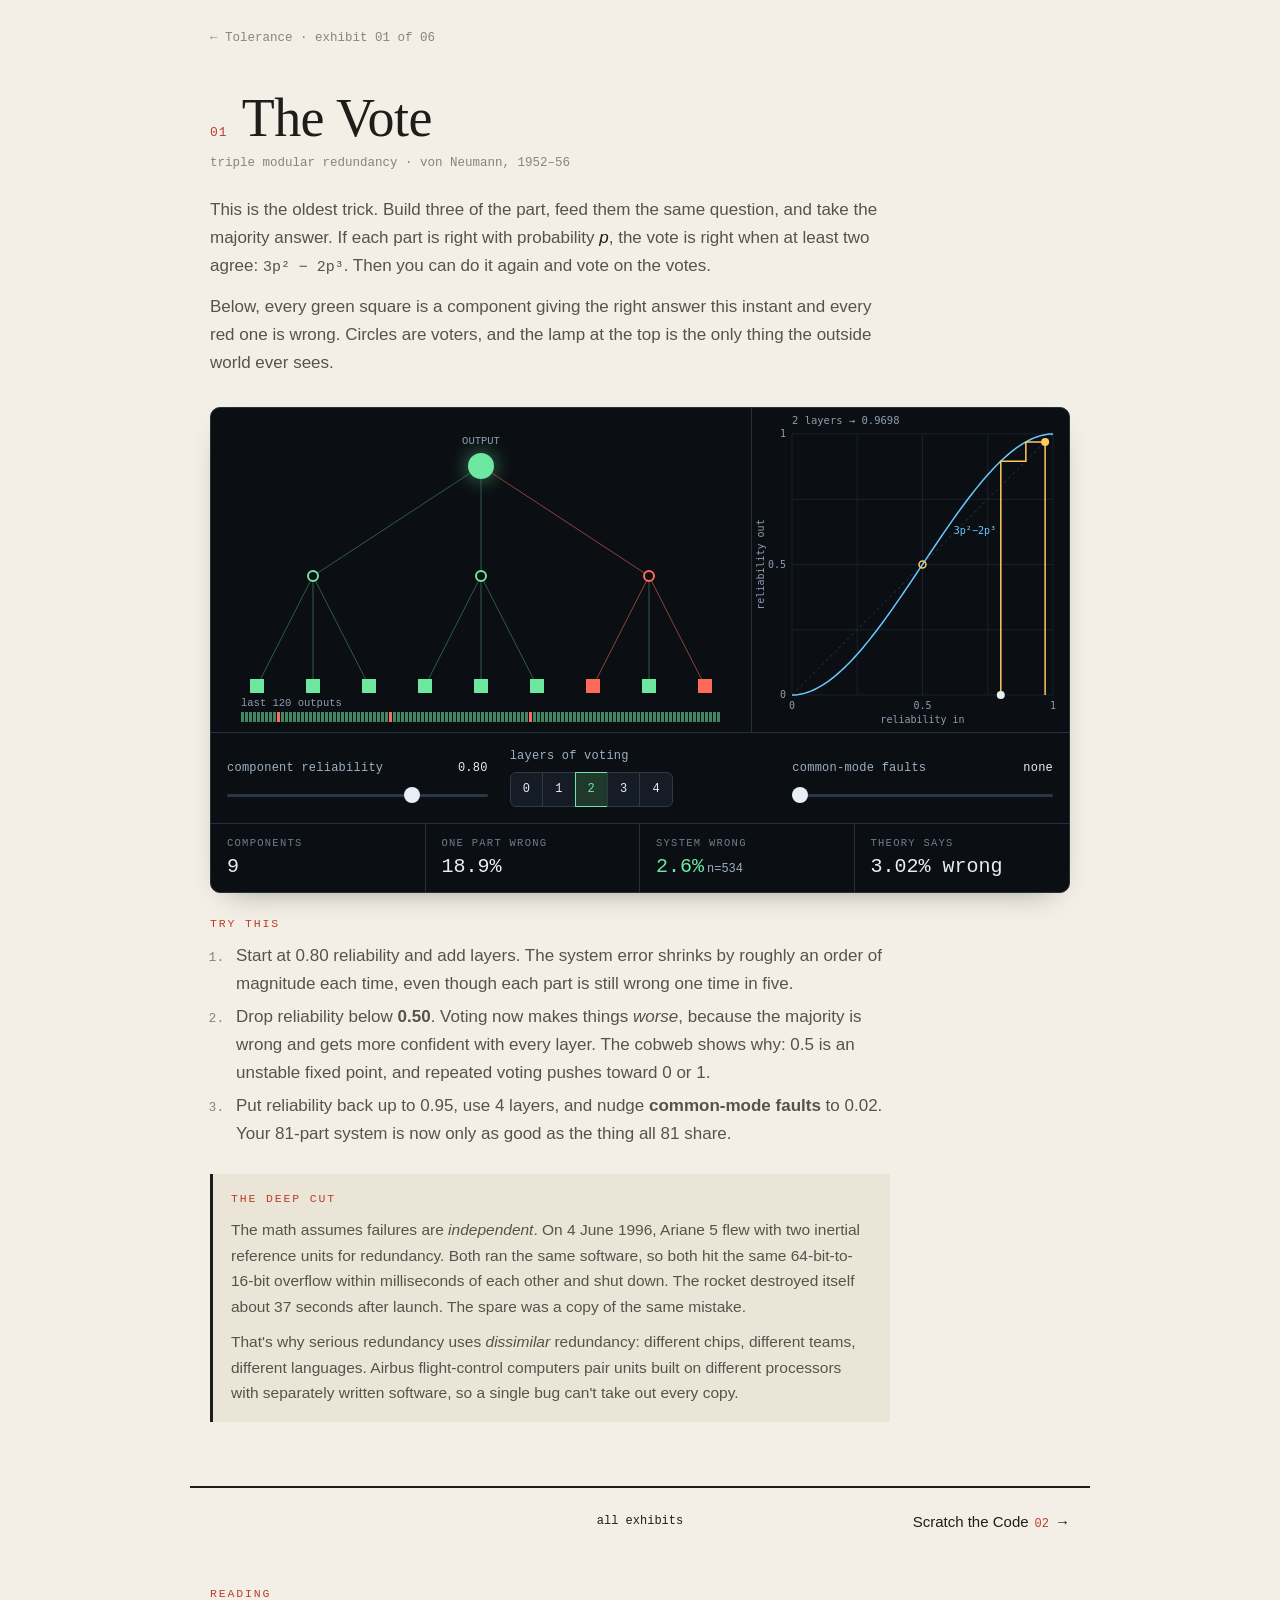
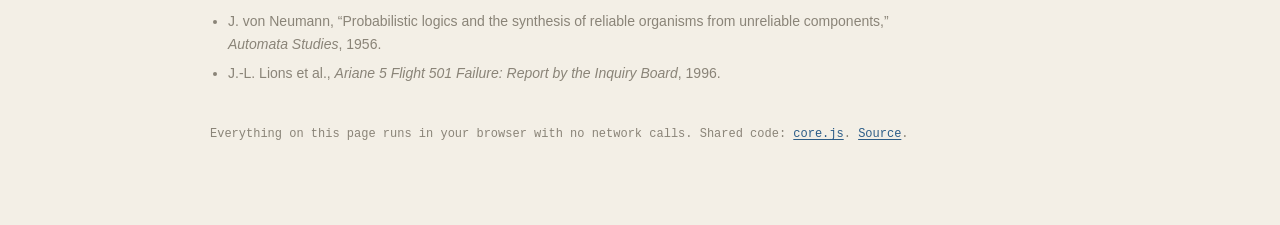
<file: vote/index.html>
<!DOCTYPE html>
<html lang="en">
<head>
<meta charset="utf-8">
<meta name="viewport" content="width=device-width, initial-scale=1">
<title>The Vote · Tolerance</title>
<meta name="description" content="Majority voting, von Neumann’s threshold, and why the spare on Ariane 5 failed too.">
<meta name="theme-color" content="#f3efe6" media="(prefers-color-scheme: light)">
<meta name="theme-color" content="#121418" media="(prefers-color-scheme: dark)">
<link rel="icon" href="data:image/svg+xml,%3Csvg xmlns='http://www.w3.org/2000/svg' viewBox='0 0 64 64'%3E%3Crect width='64' height='64' rx='12' fill='%230b0f14'/%3E%3Cpath d='M8 40 L18 40 L22 28 L27 50 L32 14 L37 44 L41 34 L56 34' fill='none' stroke='%236ee7a0' stroke-width='4' stroke-linejoin='round' stroke-linecap='round'/%3E%3C/svg%3E">
<meta property="og:type" content="website">
<meta property="og:title" content="The Vote · Tolerance">
<meta property="og:description" content="Majority voting, von Neumann’s threshold, and why the spare on Ariane 5 failed too.">
<meta property="og:url" content="https://jkastl.github.io/tolerance/vote/">
<link rel="stylesheet" href="../site.css">
</head>
<body class="solo">
<div class="wrap crumb"><a href="../">← Tolerance</a> · exhibit 01 of 06</div>
<main>
<section class="ex" id="vote">
  <div class="wrap">
    <div class="ex-head"><span class="ex-num">01</span><h2>The Vote</h2></div>
    <div class="ex-sub">triple modular redundancy · von Neumann, 1952–56</div>
    <div class="prose">
      <p>This is the oldest trick. Build three of the part, feed them the same question, and take the
      majority answer. If each part is right with probability <em>p</em>, the vote is right when at
      least two agree: <span class="mono">3p² − 2p³</span>. Then you can do it again and vote on
      the votes.</p>
      <p>Below, every green square is a component giving the right answer this instant and every red
      one is wrong. Circles are voters, and the lamp at the top is the only thing the outside world
      ever sees.</p>
    </div>
    <div class="panel">
      <div class="screens">
        <div class="screen"><canvas id="vote-tree" aria-label="A tree of components and majority voters, updating live"></canvas></div>
        <div class="screen"><canvas id="vote-cob" aria-label="Cobweb plot of repeated majority voting"></canvas></div>
      </div>
      <div class="controls">
        <div class="ctl"><label for="vote-p">component reliability <b id="vote-p-v"></b></label>
          <input type="range" id="vote-p" min="0.30" max="0.99" step="0.01" value="0.80"></div>
        <div class="ctl"><label>layers of voting</label>
          <div class="seg" id="vote-d">
            <input type="radio" name="vd" id="vd0" value="0"><label for="vd0">0</label>
            <input type="radio" name="vd" id="vd1" value="1"><label for="vd1">1</label>
            <input type="radio" name="vd" id="vd2" value="2" checked><label for="vd2">2</label>
            <input type="radio" name="vd" id="vd3" value="3"><label for="vd3">3</label>
            <input type="radio" name="vd" id="vd4" value="4"><label for="vd4">4</label>
          </div></div>
        <div class="ctl"><label for="vote-q">common-mode faults <b id="vote-q-v"></b></label>
          <input type="range" id="vote-q" min="0" max="0.2" step="0.005" value="0"></div>
      </div>
      <div class="readouts">
        <div class="ro"><div class="k">components</div><div class="v" id="vote-n">9</div></div>
        <div class="ro"><div class="k">one part wrong</div><div class="v" id="vote-e1">—</div></div>
        <div class="ro"><div class="k">system wrong</div><div class="v" id="vote-es">—</div></div>
        <div class="ro"><div class="k">theory says</div><div class="v" id="vote-th">—</div></div>
      </div>
    </div>
    <div class="try">
      <h3>Try this</h3>
      <ol>
        <li>Start at 0.80 reliability and add layers. The system error shrinks by roughly an order of magnitude each time, even though each part is still wrong one time in five.</li>
        <li>Drop reliability below <b>0.50</b>. Voting now makes things <em>worse</em>, because the majority is wrong and gets more confident with every layer. The cobweb shows why: 0.5 is an unstable fixed point, and repeated voting pushes toward 0 or 1.</li>
        <li>Put reliability back up to 0.95, use 4 layers, and nudge <b>common-mode faults</b> to 0.02. Your 81-part system is now only as good as the thing all 81 share.</li>
      </ol>
    </div>
    <div class="deep">
      <h3>The deep cut</h3>
      <p>The math assumes failures are <em>independent</em>. On 4 June 1996, Ariane 5 flew with two
      inertial reference units for redundancy. Both ran the same software, so both hit the same
      64-bit-to-16-bit overflow within milliseconds of each other and shut down. The rocket
      destroyed itself about 37 seconds after launch. The spare was a copy of the same mistake.</p>
      <p>That's why serious redundancy uses <em>dissimilar</em> redundancy: different chips, different
      teams, different languages. Airbus flight-control computers pair units built on different
      processors with separately written software, so a single bug can't take out every copy.</p>
    </div>
  </div>
</section>
</main>
<nav class="pager wrap" aria-label="Exhibits"><span></span><a class="home" href="../">all exhibits</a><a class="next" href="../qr/">Scratch the Code<span class="n">02</span>→</a></nav>
<footer class="page-foot">
  <div class="wrap">
    <div class="refs">
      <h3>Reading</h3>
      <ul>
        <li>J. von Neumann, “Probabilistic logics and the synthesis of reliable organisms from unreliable components,” <i>Automata Studies</i>, 1956.</li>
        <li>J.-L. Lions et al., <i>Ariane 5 Flight 501 Failure: Report by the Inquiry Board</i>, 1996.</li>
      </ul>
    </div>
    <p class="colophon">Everything on this page runs in your browser with no network calls. Shared code: <a href="../core.js">core.js</a>. <a href="https://github.com/jkastl/tolerance">Source</a>.</p>
  </div>
</footer>
<script src="../core.js"></script>
<script>
"use strict";
/* ================================================================
   01 · THE VOTE
   ================================================================ */
(() => {
  const cvT = $('#vote-tree'), cvC = $('#vote-cob');
  const pIn = $('#vote-p'), qIn = $('#vote-q'), dSeg = $('#vote-d');
  let T, C;
  let p = +pIn.value, q = +qIn.value, depth = +radioValue(dSeg);
  let levels = [], commonHit = false, flash = 0;
  let stats, hist;
  const f = x => 3 * x * x - 2 * x * x * x;
  function theory() { let r = p; for (let i = 0; i < depth; i++) r = f(r); return (1 - q) * r; }
  function resetStats() { stats = { n: 0, part: 0, sys: 0 }; hist = []; }

  function sample() {
    const n = 3 ** depth;
    commonHit = Math.random() < q;
    const L = new Uint8Array(n);
    let wrong = 0;
    for (let i = 0; i < n; i++) { L[i] = commonHit ? 0 : (Math.random() < p ? 1 : 0); wrong += 1 - L[i]; }
    levels = [L];
    let cur = L;
    while (cur.length > 1) {
      const nx = new Uint8Array(cur.length / 3);
      for (let i = 0; i < nx.length; i++) nx[i] = (cur[3 * i] + cur[3 * i + 1] + cur[3 * i + 2]) >= 2 ? 1 : 0;
      levels.push(nx); cur = nx;
    }
    stats.n++; stats.part += wrong / n; stats.sys += 1 - cur[0];
    hist.push(cur[0]); if (hist.length > 120) hist.shift();
    if (commonHit) flash = 1;
  }

  function drawTree() {
    const { ctx, w, h } = T;
    ctx.fillStyle = COL.bg; ctx.fillRect(0, 0, w, h);
    if (flash > 0) {
      ctx.fillStyle = `rgba(255,107,91,${0.18 * flash})`; ctx.fillRect(0, 0, w, h);
      ctx.fillStyle = `rgba(255,107,91,${flash})`; ctx.font = font(11); ctx.textAlign = 'right';
      ctx.fillText('COMMON-MODE FAULT', w - 12, 20);
    }
    const nL = levels.length;
    const top = 58, bottom = h - 46;
    const n0 = levels[0].length;
    const padX = 18;
    const xs = [];
    const x0 = [];
    for (let i = 0; i < n0; i++) x0.push(n0 === 1 ? w / 2 : padX + (w - 2 * padX) * (i + 0.5) / n0);
    xs.push(x0);
    for (let l = 1; l < nL; l++) {
      const prev = xs[l - 1], cur = [];
      for (let i = 0; i < prev.length / 3; i++) cur.push((prev[3 * i] + prev[3 * i + 1] + prev[3 * i + 2]) / 3);
      xs.push(cur);
    }
    const yOf = l => nL === 1 ? (top + bottom) / 2 : bottom - (bottom - top) * l / (nL - 1);
    // wires
    ctx.lineWidth = 1;
    for (let l = 1; l < nL; l++) {
      for (let i = 0; i < levels[l].length; i++) {
        for (let k = 0; k < 3; k++) {
          const c = 3 * i + k;
          ctx.strokeStyle = levels[l - 1][c] ? 'rgba(110,231,160,.35)' : 'rgba(255,107,91,.55)';
          ctx.beginPath(); ctx.moveTo(xs[l - 1][c], yOf(l - 1)); ctx.lineTo(xs[l][i], yOf(l)); ctx.stroke();
        }
      }
    }
    // leaves
    const sp = (w - 2 * padX) / n0;
    const s = clamp(sp * 0.72, 3, 14);
    for (let i = 0; i < n0; i++) {
      ctx.fillStyle = levels[0][i] ? COL.sig : COL.fault;
      ctx.fillRect(x0[i] - s / 2, yOf(0) - s / 2, s, s);
    }
    // voters
    for (let l = 1; l < nL; l++) {
      const r = l === nL - 1 ? 0 : clamp(3 + l * 2, 3, 9);
      if (!r) continue;
      for (let i = 0; i < levels[l].length; i++) {
        ctx.beginPath(); ctx.arc(xs[l][i], yOf(l), r, 0, TAU);
        ctx.fillStyle = COL.bg; ctx.fill();
        ctx.lineWidth = 2; ctx.strokeStyle = levels[l][i] ? COL.sig : COL.fault; ctx.stroke();
      }
    }
    // root lamp
    const root = levels[nL - 1][0];
    const rx = xs[nL - 1][0], ry = nL === 1 ? top : yOf(nL - 1);
    const g = ctx.createRadialGradient(rx, ry, 2, rx, ry, 34);
    g.addColorStop(0, root ? 'rgba(110,231,160,.45)' : 'rgba(255,107,91,.5)'); g.addColorStop(1, 'rgba(0,0,0,0)');
    ctx.fillStyle = g; ctx.beginPath(); ctx.arc(rx, ry, 34, 0, TAU); ctx.fill();
    ctx.beginPath(); ctx.arc(rx, ry, 13, 0, TAU); ctx.fillStyle = root ? COL.sig : COL.fault; ctx.fill();
    ctx.font = font(10.5); ctx.fillStyle = COL.text; ctx.textAlign = 'center';
    ctx.fillText('OUTPUT', rx, ry - 22);
    // history strip
    const hy = h - 20, hw = Math.min(w - 24, 480), hx = (w - hw) / 2, cw = hw / 120;
    ctx.textAlign = 'left'; ctx.fillStyle = COL.text; ctx.fillText('last 120 outputs', hx, hy - 6);
    for (let i = 0; i < hist.length; i++) {
      ctx.fillStyle = hist[i] ? 'rgba(110,231,160,.55)' : COL.fault;
      ctx.fillRect(hx + i * cw, hy, Math.max(1, cw - 1), 10);
    }
  }

  function drawCob() {
    const { ctx, w, h } = C;
    ctx.fillStyle = COL.bg; ctx.fillRect(0, 0, w, h);
    const m = { l: 40, r: 16, t: 26, b: 36 };
    const S = Math.min(w - m.l - m.r, h - m.t - m.b);
    const ox = m.l + (w - m.l - m.r - S) / 2, oy = m.t + S;
    const X = x => ox + x * S, Y = y => oy - y * S;
    ctx.strokeStyle = COL.grid; ctx.lineWidth = 1;
    for (let i = 0; i <= 4; i++) {
      ctx.beginPath(); ctx.moveTo(X(i / 4), Y(0)); ctx.lineTo(X(i / 4), Y(1)); ctx.stroke();
      ctx.beginPath(); ctx.moveTo(X(0), Y(i / 4)); ctx.lineTo(X(1), Y(i / 4)); ctx.stroke();
    }
    ctx.font = font(10); ctx.fillStyle = COL.text; ctx.textAlign = 'center';
    for (const v of [0, .5, 1]) ctx.fillText(v, X(v), oy + 14);
    ctx.textAlign = 'right';
    for (const v of [0, .5, 1]) ctx.fillText(v, X(0) - 6, Y(v) + 3);
    ctx.textAlign = 'center'; ctx.fillText('reliability in', X(.5), oy + 28);
    ctx.save(); ctx.translate(12, Y(.5)); ctx.rotate(-Math.PI / 2); ctx.fillText('reliability out', 0, 0); ctx.restore();
    // diagonal + curve
    ctx.strokeStyle = COL.grid2; ctx.setLineDash([3, 3]);
    ctx.beginPath(); ctx.moveTo(X(0), Y(0)); ctx.lineTo(X(1), Y(1)); ctx.stroke(); ctx.setLineDash([]);
    ctx.strokeStyle = COL.ir; ctx.lineWidth = 1.5; ctx.beginPath();
    for (let i = 0; i <= 100; i++) { const x = i / 100; i ? ctx.lineTo(X(x), Y(f(x))) : ctx.moveTo(X(x), Y(f(x))); }
    ctx.stroke();
    ctx.fillStyle = COL.ir; ctx.textAlign = 'left'; ctx.fillText('3p²−2p³', X(.62), Y(f(.62)) + 16);
    // unstable fixed point
    ctx.beginPath(); ctx.arc(X(.5), Y(.5), 3.5, 0, TAU); ctx.strokeStyle = COL.caution; ctx.lineWidth = 1.5; ctx.stroke();
    // cobweb
    let x = p;
    ctx.strokeStyle = COL.caution; ctx.lineWidth = 1.5; ctx.beginPath(); ctx.moveTo(X(x), Y(0));
    for (let i = 0; i < depth; i++) {
      const y = f(x); ctx.lineTo(X(x), Y(y)); ctx.lineTo(X(y), Y(y)); x = y;
    }
    ctx.lineTo(X(x), Y(0));
    ctx.stroke();
    ctx.beginPath(); ctx.arc(X(p), Y(0), 4, 0, TAU); ctx.fillStyle = COL.bright; ctx.fill();
    ctx.beginPath(); ctx.arc(X(x), Y(x), 4, 0, TAU); ctx.fillStyle = COL.caution; ctx.fill();
    ctx.fillStyle = COL.text; ctx.textAlign = 'left'; ctx.font = font(10.5);
    ctx.fillText(depth ? `${depth} layer${depth > 1 ? 's' : ''} → ${x > 0.99995 ? '≈1' : x.toFixed(4)}` : 'no voting', m.l, 16);
  }

  function updateText() {
    $('#vote-p-v').textContent = p.toFixed(2);
    $('#vote-q-v').textContent = q ? fmtPct(q) + ' / trial' : 'none';
    $('#vote-n').textContent = 3 ** depth;
    const th = 1 - theory();
    $('#vote-th').textContent = fmtPct(th, 2) + (th < 0.0001 ? '' : ' wrong');
    if (stats.n) {
      $('#vote-e1').textContent = fmtPct(stats.part / stats.n);
      const es = stats.sys / stats.n;
      const el = $('#vote-es');
      el.innerHTML = `${fmtPct(es)}<small>n=${stats.n}</small>`;
      el.className = 'v ' + (es < stats.part / stats.n * 0.5 ? 'ok' : es > stats.part / stats.n ? 'bad' : '');
    }
  }

  let acc = 0;
  const ex = register($('#vote'), {
    resize() {
      const narrow = window.innerWidth <= 640;
      T = fit(cvT, narrow ? 0.72 : 0.6, 240, 380);
      C = fit(cvC, narrow ? 0.8 : 1, 240, 380);
      if (!narrow) C = fit(cvC, T.h / cvC.parentElement.clientWidth, T.h, T.h);
      drawTree(); drawCob();
    },
    tick(dt) {
      acc += dt;
      if (acc > 0.11) {
        acc = 0;
        // run a batch of silent trials for the stats, then one visible one
        for (let i = 0; i < 40; i++) sample();
        sample();
        updateText();
      }
      flash = Math.max(0, flash - dt * 2.5);
      drawTree();
    },
  });
  pIn.addEventListener('input', () => { p = +pIn.value; resetStats(); drawCob(); updateText(); });
  qIn.addEventListener('input', () => { q = +qIn.value; resetStats(); updateText(); });
  dSeg.addEventListener('change', () => { depth = +radioValue(dSeg); resetStats(); sample(); drawCob(); ex.resize(); updateText(); });
  resetStats(); sample(); ex.resize(); updateText();
  io.observe(ex.el);
})();
</script>
</body>
</html>
</file>
<file: site.css>
/* Shared styles for the main index and the six exhibit pages. Lab pages use lab.css. */
:root {
  --paper: #f3efe6;
  --paper-2: #ebe5d8;
  --ink: #1f1d1a;
  --ink-dim: #57534b;
  --ink-faint: #8a8478;
  --rule: #d6cfbf;
  --red: #b8402b;
  --blue: #2c5d88;
  --serif: "Iowan Old Style", "Palatino Linotype", Palatino, "Book Antiqua", Georgia, serif;
  --sans: -apple-system, BlinkMacSystemFont, "Segoe UI", Roboto, Helvetica, Arial, sans-serif;
  --mono: "SF Mono", SFMono-Regular, ui-monospace, Menlo, Consolas, monospace;

  /* instrument panels are always dark, in both themes */
  --bezel: #0b0f14;
  --bezel-edge: #26303c;
  --scr-text: #9fb0c3;
  --scr-bright: #e8eef5;
  --sig: #6ee7a0;
  --fault: #ff6b5b;
  --caution: #ffc861;
  --ir: #69c9ff;
}
@media (prefers-color-scheme: dark) {
  :root {
    --paper: #121418;
    --paper-2: #181b21;
    --ink: #e7e3da;
    --ink-dim: #a9a397;
    --ink-faint: #756f64;
    --rule: #2a2e36;
    --red: #ef7a62;
    --blue: #7fb2e0;
    --bezel-edge: #2f3a48;
  }
}
* { margin: 0; padding: 0; box-sizing: border-box; }
html { scroll-behavior: smooth; -webkit-text-size-adjust: 100%; }
body {
  background: var(--paper);
  color: var(--ink);
  font-family: var(--sans);
  font-size: 17px;
  line-height: 1.65;
  -webkit-font-smoothing: antialiased;
}
::selection { background: rgba(184,64,43,.25); }
a { color: var(--blue); text-underline-offset: 2px; }
.wrap { max-width: 900px; margin: 0 auto; padding: 0 20px; }

/* ---------- header ---------- */
header { padding: 88px 0 56px; border-bottom: 2px solid var(--ink); }
.eyebrow {
  font-family: var(--mono); font-size: 12px; letter-spacing: .2em;
  text-transform: uppercase; color: var(--red);
}
h1 {
  font-family: var(--serif); font-weight: 500;
  font-size: clamp(38px, 7.2vw, 66px); line-height: 1.06;
  letter-spacing: -.015em; margin: 16px 0 24px; max-width: 15ch;
}
.lede { font-size: 19px; color: var(--ink-dim); max-width: 640px; }
.lede p + p { margin-top: 14px; }
.lede cite { font-style: italic; color: var(--ink); }
nav.toc {
  margin-top: 40px; display: grid;
  grid-template-columns: repeat(auto-fill, minmax(320px, 1fr)); gap: 0 32px;
  border-top: 1px solid var(--rule);
}
nav.toc a {
  display: flex; gap: 12px; align-items: baseline;
  padding: 11px 4px; border-bottom: 1px solid var(--rule);
  color: var(--ink); text-decoration: none; font-size: 15.5px;
}
nav.toc a:hover { color: var(--red); }
nav.toc .n { font-family: var(--mono); font-size: 12px; color: var(--red); min-width: 22px; }
nav.toc .what { color: var(--ink-faint); font-size: 13px; margin-left: auto; font-family: var(--mono); }

/* ---------- exhibits ---------- */
section.ex { padding: 72px 0 64px; border-bottom: 1px solid var(--rule); }
.ex-head { display: flex; gap: 14px; align-items: baseline; flex-wrap: wrap; }
.ex-num { font-family: var(--mono); font-size: 13px; color: var(--red); letter-spacing: .08em; }
h2 {
  font-family: var(--serif); font-weight: 500;
  font-size: clamp(28px, 4.6vw, 38px); line-height: 1.15; letter-spacing: -.01em;
}
.ex-sub { font-family: var(--mono); font-size: 12.5px; color: var(--ink-faint); margin: 6px 0 22px; }
.prose { max-width: 680px; color: var(--ink-dim); }
.prose p + p { margin-top: 13px; }
.prose strong { color: var(--ink); font-weight: 600; }
.prose em { color: var(--ink); }
.prose code, .mono { font-family: var(--mono); font-size: .88em; }

/* instrument panel */
.panel {
  margin: 30px 0 22px; background: var(--bezel); color: var(--scr-text);
  border: 1px solid var(--bezel-edge); border-radius: 10px; overflow: hidden;
  box-shadow: 0 1px 0 rgba(255,255,255,.04) inset, 0 12px 30px -18px rgba(0,0,0,.45);
}
.screen { position: relative; line-height: 0; }
.screen canvas { display: block; width: 100%; touch-action: none; }
.screens { display: grid; grid-template-columns: 1.7fr 1fr; }
.screens > .screen + .screen { border-left: 1px solid var(--bezel-edge); }
@media (max-width: 640px) {
  .screens { grid-template-columns: 1fr; }
  .screens > .screen + .screen { border-left: 0; border-top: 1px solid var(--bezel-edge); }
}
.controls {
  display: flex; flex-wrap: wrap; gap: 14px 22px; align-items: flex-end;
  padding: 14px 16px 16px; border-top: 1px solid var(--bezel-edge);
  font-family: var(--mono); font-size: 12px;
}
.ctl { display: flex; flex-direction: column; gap: 5px; min-width: 150px; flex: 1 1 150px; }
.ctl label { display: flex; justify-content: space-between; gap: 10px; color: var(--scr-text); letter-spacing: .02em; }
.ctl label b { color: var(--scr-bright); font-weight: 500; }
input[type=range] { -webkit-appearance: none; appearance: none; width: 100%; height: 24px; background: transparent; }
input[type=range]::-webkit-slider-runnable-track { height: 3px; background: #2b3746; border-radius: 2px; }
input[type=range]::-moz-range-track { height: 3px; background: #2b3746; border-radius: 2px; }
input[type=range]::-webkit-slider-thumb {
  -webkit-appearance: none; width: 16px; height: 16px; border-radius: 50%;
  background: var(--scr-bright); margin-top: -6.5px; border: 0;
}
input[type=range]::-moz-range-thumb { width: 16px; height: 16px; border-radius: 50%; background: var(--scr-bright); border: 0; }
input[type=range]:focus-visible { outline: 1px dashed var(--sig); outline-offset: 2px; }
.btns { display: flex; flex-wrap: wrap; gap: 8px; }
button, .seg label {
  font: inherit; font-family: var(--mono); font-size: 12px; color: var(--scr-bright);
  background: #151c25; border: 1px solid #2d3a4a; border-radius: 6px;
  padding: 7px 12px; cursor: pointer; letter-spacing: .02em;
  -webkit-tap-highlight-color: transparent; user-select: none; -webkit-user-select: none;
}
button:hover, .seg label:hover { border-color: #4a5d73; }
button:focus-visible { outline: 1px dashed var(--sig); outline-offset: 2px; }
button.on, .seg input:checked + label { background: #1f3a2c; border-color: var(--sig); color: var(--sig); }
button.warn.on { background: #3a1f1c; border-color: var(--fault); color: var(--fault); }
.seg { display: flex; flex-wrap: wrap; gap: 0; }
.seg input { position: absolute; opacity: 0; pointer-events: none; }
.seg label { border-radius: 0; margin-left: -1px; }
.seg label:first-of-type { border-radius: 6px 0 0 6px; margin-left: 0; }
.seg label:last-of-type { border-radius: 0 6px 6px 0; }
.seg input:focus-visible + label { outline: 1px dashed var(--sig); outline-offset: 2px; position: relative; z-index: 1; }
.ctl .seg { gap: 0; }
input[type=text] {
  font-family: var(--mono); font-size: 14px; color: var(--scr-bright); background: #151c25;
  border: 1px solid #2d3a4a; border-radius: 6px; padding: 7px 10px; width: 100%;
}
input[type=text]:focus { outline: none; border-color: var(--sig); }

.readouts {
  display: grid; grid-template-columns: repeat(auto-fit, minmax(150px, 1fr));
  border-top: 1px solid var(--bezel-edge); font-family: var(--mono);
}
.ro { padding: 11px 16px 12px; border-right: 1px solid var(--bezel-edge); }
.ro:last-child { border-right: 0; }
.ro .k { font-size: 10.5px; letter-spacing: .12em; text-transform: uppercase; color: #6d7d90; }
.ro .v { font-size: 20px; color: var(--scr-bright); line-height: 1.35; font-variant-numeric: tabular-nums; }
.ro .v small { font-size: 12px; color: var(--scr-text); margin-left: 3px; }
.ok { color: var(--sig) !important; } .bad { color: var(--fault) !important; } .meh { color: var(--caution) !important; }
.note { padding: 10px 16px 12px; border-top: 1px solid var(--bezel-edge); font-family: var(--mono); font-size: 12px; line-height: 1.55; color: var(--scr-text); }
.note b { color: var(--scr-bright); font-weight: 500; }

.try { max-width: 680px; margin-top: 8px; }
.try h3, .deep h3 {
  font-family: var(--mono); font-weight: 500; font-size: 11.5px; letter-spacing: .16em;
  text-transform: uppercase; color: var(--red); margin-bottom: 8px;
}
.try ol { padding-left: 22px; color: var(--ink-dim); }
.try li { margin: 5px 0; padding-left: 4px; }
.try li::marker { font-family: var(--mono); font-size: 13px; color: var(--ink-faint); }
.deep {
  max-width: 680px; margin-top: 26px; padding: 16px 18px;
  background: var(--paper-2); border-left: 3px solid var(--ink); color: var(--ink-dim); font-size: 15.5px;
}
.deep p + p { margin-top: 10px; }

footer { padding: 64px 0 90px; color: var(--ink-dim); }
footer h2 { margin-bottom: 18px; }
footer .prose { font-size: 17px; }
.refs { margin-top: 34px; font-size: 14px; color: var(--ink-faint); max-width: 680px; }
.refs li { margin: 6px 0 6px 18px; }
.refs h3 { font-family: var(--mono); font-weight: 500; font-size: 11.5px; letter-spacing: .16em; text-transform: uppercase; color: var(--red); margin-bottom: 6px; }
.colophon { margin-top: 40px; font-family: var(--mono); font-size: 12px; color: var(--ink-faint); }

.sr { position: absolute; width: 1px; height: 1px; overflow: hidden; clip: rect(0 0 0 0); }
video.hidden { position: absolute; width: 1px; height: 1px; opacity: 0; pointer-events: none; }

/* ---------- lab sub-index ---------- */
section.lab { padding: 64px 0 56px; border-bottom: 1px solid var(--rule); }
.lab-grid { display: grid; grid-template-columns: repeat(auto-fill, minmax(340px, 1fr)); gap: 14px; margin-top: 26px; }
.lab-card {
  display: block; padding: 18px 18px 16px; border: 1px solid var(--rule); border-radius: 10px;
  background: var(--paper-2); color: var(--ink); text-decoration: none; transition: border-color .15s;
}
.lab-card:hover { border-color: var(--red); }
.lab-card .top { display: flex; justify-content: space-between; align-items: baseline; font-family: var(--mono); font-size: 12px; color: var(--red); }
.lab-card .st { font-size: 10.5px; letter-spacing: .12em; text-transform: uppercase; color: var(--ink-faint); }
.lab-card h3 { font-family: var(--serif); font-weight: 500; font-size: 22px; line-height: 1.2; margin: 8px 0 6px; }
.lab-card p { font-size: 15px; color: var(--ink-dim); line-height: 1.55; }
@media (max-width: 520px) {
  body { font-size: 16px; }
  header { padding-top: 60px; }
  .lede { font-size: 17.5px; }
  .controls { padding: 12px; gap: 12px 16px; }
  .ro { padding: 9px 12px 10px; }
  .ro .v { font-size: 17px; }
}
@media (prefers-reduced-motion: reduce) { html { scroll-behavior: auto; } }

/* ---------- multi-page additions ---------- */
.crumb { padding-top: 28px; font-family: var(--mono); font-size: 12.5px; color: var(--ink-faint); }
.crumb a { color: var(--ink-faint); text-decoration: none; }
.crumb a:hover { color: var(--red); }
body.solo section.ex { padding-top: 40px; border-bottom: 0; }
body.solo section.ex h2 { font-size: clamp(34px, 6.4vw, 54px); line-height: 1.08; }
nav.pager { display: grid; grid-template-columns: 1fr auto 1fr; gap: 12px; align-items: center; padding-top: 22px; padding-bottom: 22px; border-top: 2px solid var(--ink); font-size: 15px; }
nav.pager a { color: var(--ink); text-decoration: none; }
nav.pager a:hover { color: var(--red); }
nav.pager .n { font-family: var(--mono); font-size: 12px; color: var(--red); margin: 0 6px; }
nav.pager .next { text-align: right; }
nav.pager .home { font-family: var(--mono); font-size: 12px; }
footer.page-foot { padding: 28px 0 80px; }
footer.page-foot .refs { margin-top: 0; }
section.exhibits { padding: 56px 0 60px; border-bottom: 1px solid var(--rule); }
@media (max-width: 520px) { nav.pager { grid-template-columns: 1fr 1fr; } nav.pager .home { grid-column: 1 / -1; grid-row: 1; text-align: center; } }
</file>
<file: lab.css>
/* Shared styles for the Lab subpages (/liar/, /traitors/, /fingerprint/, /tearproof/).
   The main index.html is self-contained and does not use this file. Tokens match it. */
:root {
  --paper: #f3efe6; --paper-2: #ebe5d8; --ink: #1f1d1a; --ink-dim: #57534b; --ink-faint: #8a8478;
  --rule: #d6cfbf; --red: #b8402b; --blue: #2c5d88;
  --serif: "Iowan Old Style", "Palatino Linotype", Palatino, "Book Antiqua", Georgia, serif;
  --sans: -apple-system, BlinkMacSystemFont, "Segoe UI", Roboto, Helvetica, Arial, sans-serif;
  --mono: "SF Mono", SFMono-Regular, ui-monospace, Menlo, Consolas, monospace;
  --bezel: #0b0f14; --bezel-edge: #26303c; --scr-text: #9fb0c3; --scr-bright: #e8eef5;
  --sig: #6ee7a0; --fault: #ff6b5b; --caution: #ffc861; --ir: #69c9ff;
}
@media (prefers-color-scheme: dark) {
  :root {
    --paper: #121418; --paper-2: #181b21; --ink: #e7e3da; --ink-dim: #a9a397; --ink-faint: #756f64;
    --rule: #2a2e36; --red: #ef7a62; --blue: #7fb2e0; --bezel-edge: #2f3a48;
  }
}
* { margin: 0; padding: 0; box-sizing: border-box; }
html { -webkit-text-size-adjust: 100%; }
body { background: var(--paper); color: var(--ink); font-family: var(--sans); font-size: 17px; line-height: 1.65; -webkit-font-smoothing: antialiased; }
a { color: var(--blue); text-underline-offset: 2px; }
.wrap { max-width: 900px; margin: 0 auto; padding: 0 20px; }

.crumb { padding-top: 28px; font-family: var(--mono); font-size: 12.5px; }
.crumb a { color: var(--ink-faint); text-decoration: none; }
.crumb a:hover { color: var(--red); }
header { padding: 48px 0 40px; border-bottom: 2px solid var(--ink); }
.eyebrow { font-family: var(--mono); font-size: 12px; letter-spacing: .2em; text-transform: uppercase; color: var(--red); display: flex; gap: 12px; flex-wrap: wrap; align-items: center; }
.status { font-size: 10.5px; letter-spacing: .14em; padding: 2px 8px; border: 1px solid currentColor; border-radius: 999px; color: var(--ink-faint); }
.status.building { color: var(--red); }
.status.live { color: #2f8f5b; }
h1 { font-family: var(--serif); font-weight: 500; font-size: clamp(36px, 6.6vw, 58px); line-height: 1.08; letter-spacing: -.015em; margin: 14px 0 20px; max-width: 16ch; }
.lede { font-size: 19px; color: var(--ink-dim); max-width: 660px; }
.lede p + p { margin-top: 14px; }

section { padding: 48px 0 40px; border-bottom: 1px solid var(--rule); }
h2 { font-family: var(--serif); font-weight: 500; font-size: clamp(24px, 4vw, 32px); line-height: 1.2; margin-bottom: 14px; }
h3 { font-family: var(--mono); font-weight: 500; font-size: 11.5px; letter-spacing: .16em; text-transform: uppercase; color: var(--red); margin: 22px 0 8px; }
.prose { max-width: 680px; color: var(--ink-dim); }
.prose p + p { margin-top: 13px; }
.prose strong, .prose em { color: var(--ink); }
.prose code, .mono, ol.plan code { font-family: var(--mono); font-size: .88em; overflow-wrap: anywhere; }
.prose ul, .prose ol { padding-left: 22px; }
.prose li { margin: 5px 0; }

/* the instrument placeholder */
.panel { margin: 26px 0 8px; background: var(--bezel); color: var(--scr-text); border: 1px solid var(--bezel-edge); border-radius: 10px; overflow: hidden; }
.panel .blueprint {
  min-height: 260px; display: grid; place-items: center; text-align: center; padding: 36px 20px;
  font-family: var(--mono); font-size: 13px; line-height: 1.7;
  background-image: linear-gradient(#18212c 1px, transparent 1px), linear-gradient(90deg, #18212c 1px, transparent 1px);
  background-size: 24px 24px;
}
.panel .blueprint b { color: var(--scr-bright); font-weight: 500; font-size: 15px; display: block; margin-bottom: 6px; }

/* build plan checklist */
ol.plan { list-style: none; max-width: 700px; counter-reset: ph; }
ol.plan > li { counter-increment: ph; position: relative; padding: 14px 0 14px 46px; border-top: 1px solid var(--rule); color: var(--ink-dim); }
ol.plan > li::before {
  content: counter(ph, decimal-leading-zero); position: absolute; left: 0; top: 15px;
  font-family: var(--mono); font-size: 12px; color: var(--ink-faint);
}
ol.plan > li.done::before { content: "✓"; color: #2f8f5b; font-size: 15px; top: 12px; }
ol.plan > li b { color: var(--ink); font-weight: 600; }
ol.plan > li.done b { text-decoration: line-through; text-decoration-color: var(--ink-faint); }
ol.plan ul { margin: 6px 0 0 18px; font-size: 15px; }

.try { max-width: 680px; margin-top: 22px; }
.try ol { padding-left: 22px; color: var(--ink-dim); }
.try li { margin: 6px 0; padding-left: 4px; }
.try li::marker { font-family: var(--mono); font-size: 13px; color: var(--ink-faint); }
.deep { max-width: 680px; margin-top: 10px; padding: 16px 18px; background: var(--paper-2); border-left: 3px solid var(--ink); color: var(--ink-dim); font-size: 15.5px; }
.deep p + p { margin-top: 10px; }
.refs { font-size: 14px; color: var(--ink-faint); max-width: 680px; }
.refs li { margin: 6px 0 6px 18px; }
footer { padding: 40px 0 80px; font-family: var(--mono); font-size: 12px; color: var(--ink-faint); }
footer a { color: var(--ink-faint); }
@media (max-width: 520px) { body { font-size: 16px; } .lede { font-size: 17.5px; } header { padding-top: 32px; } }
</file>
